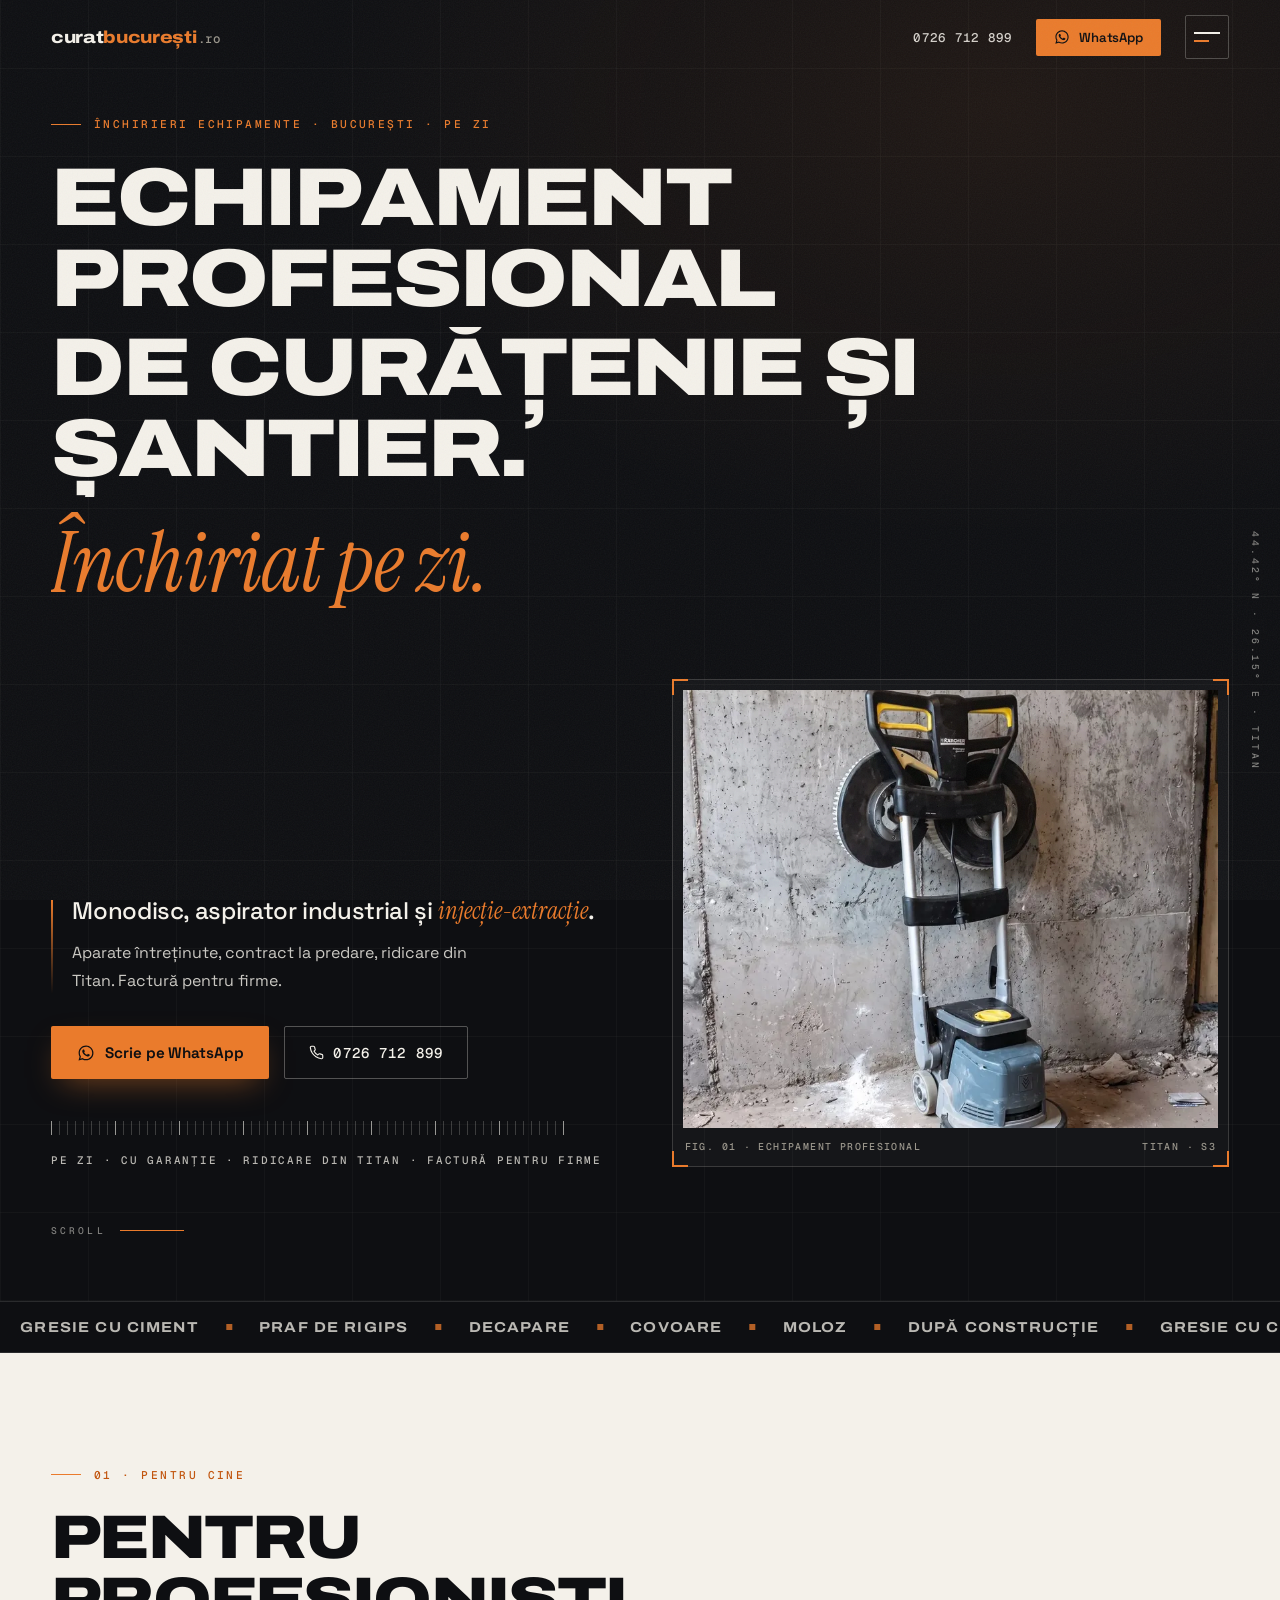
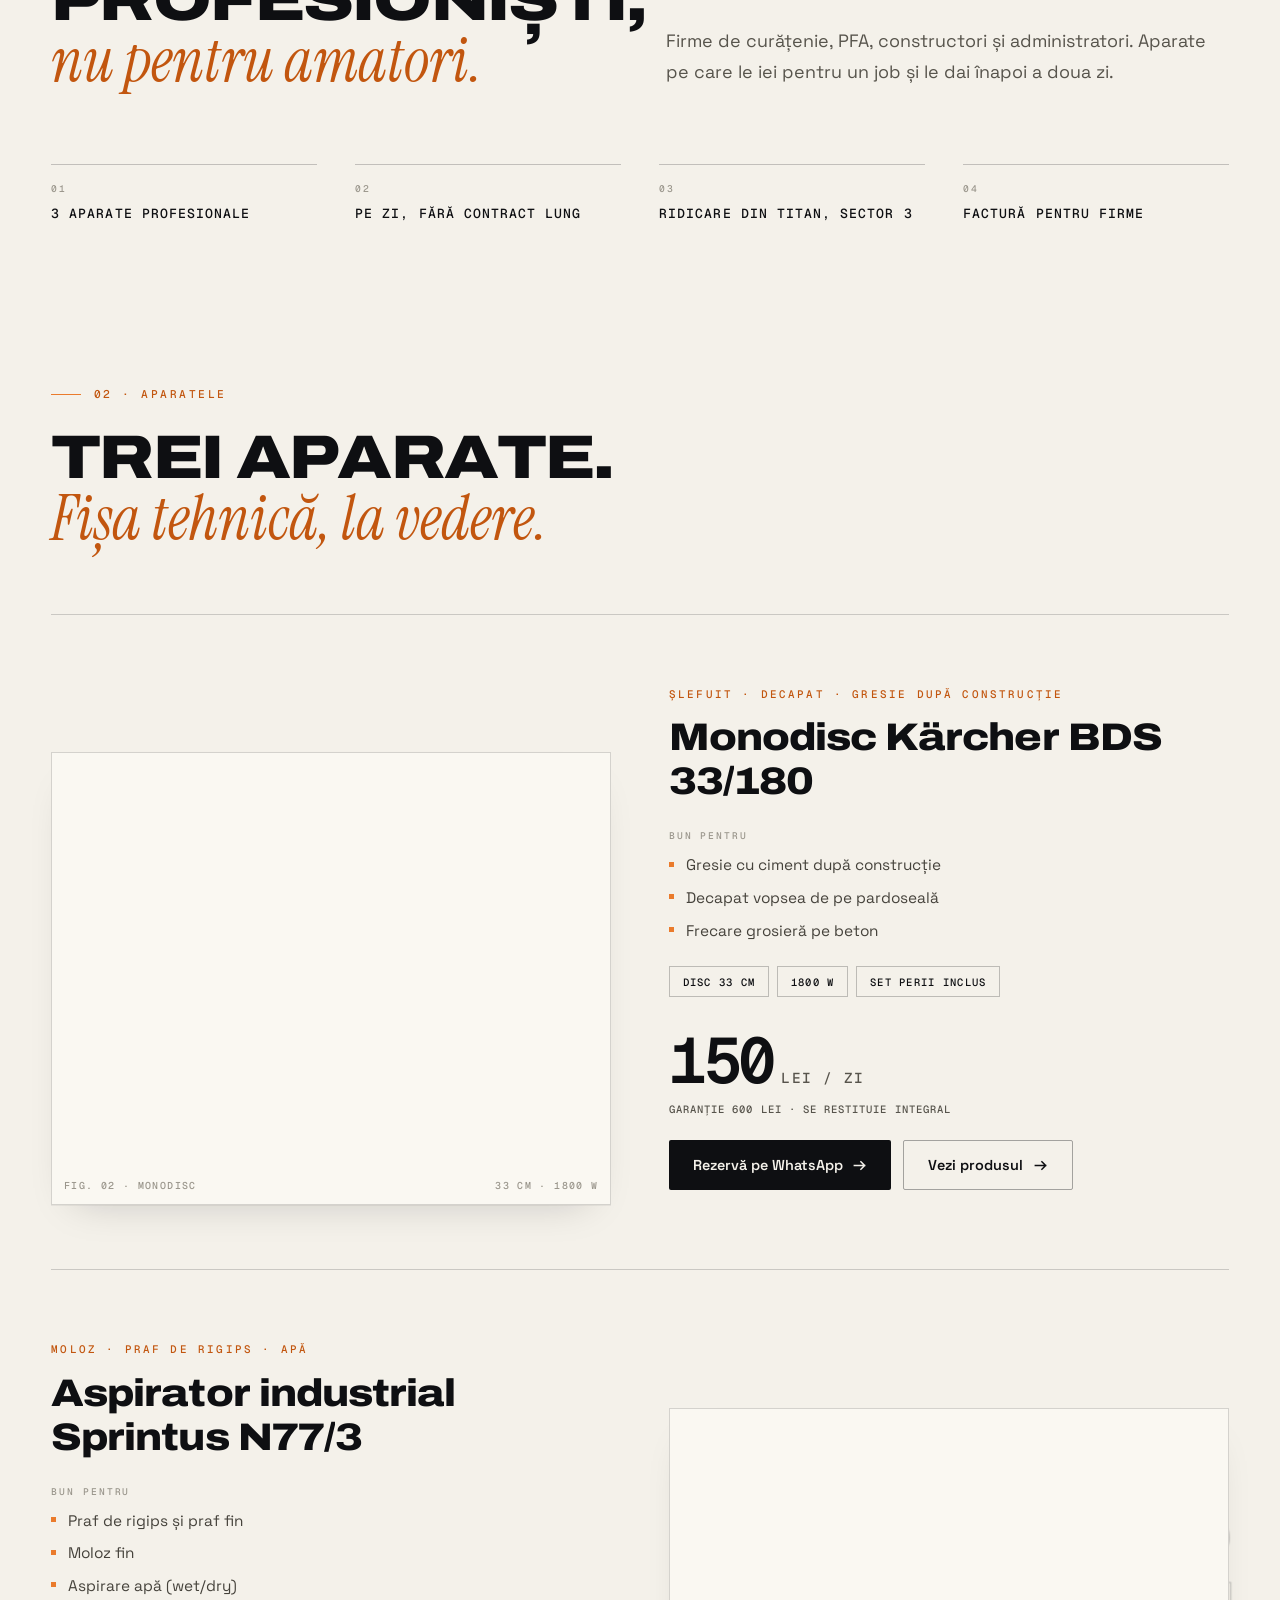
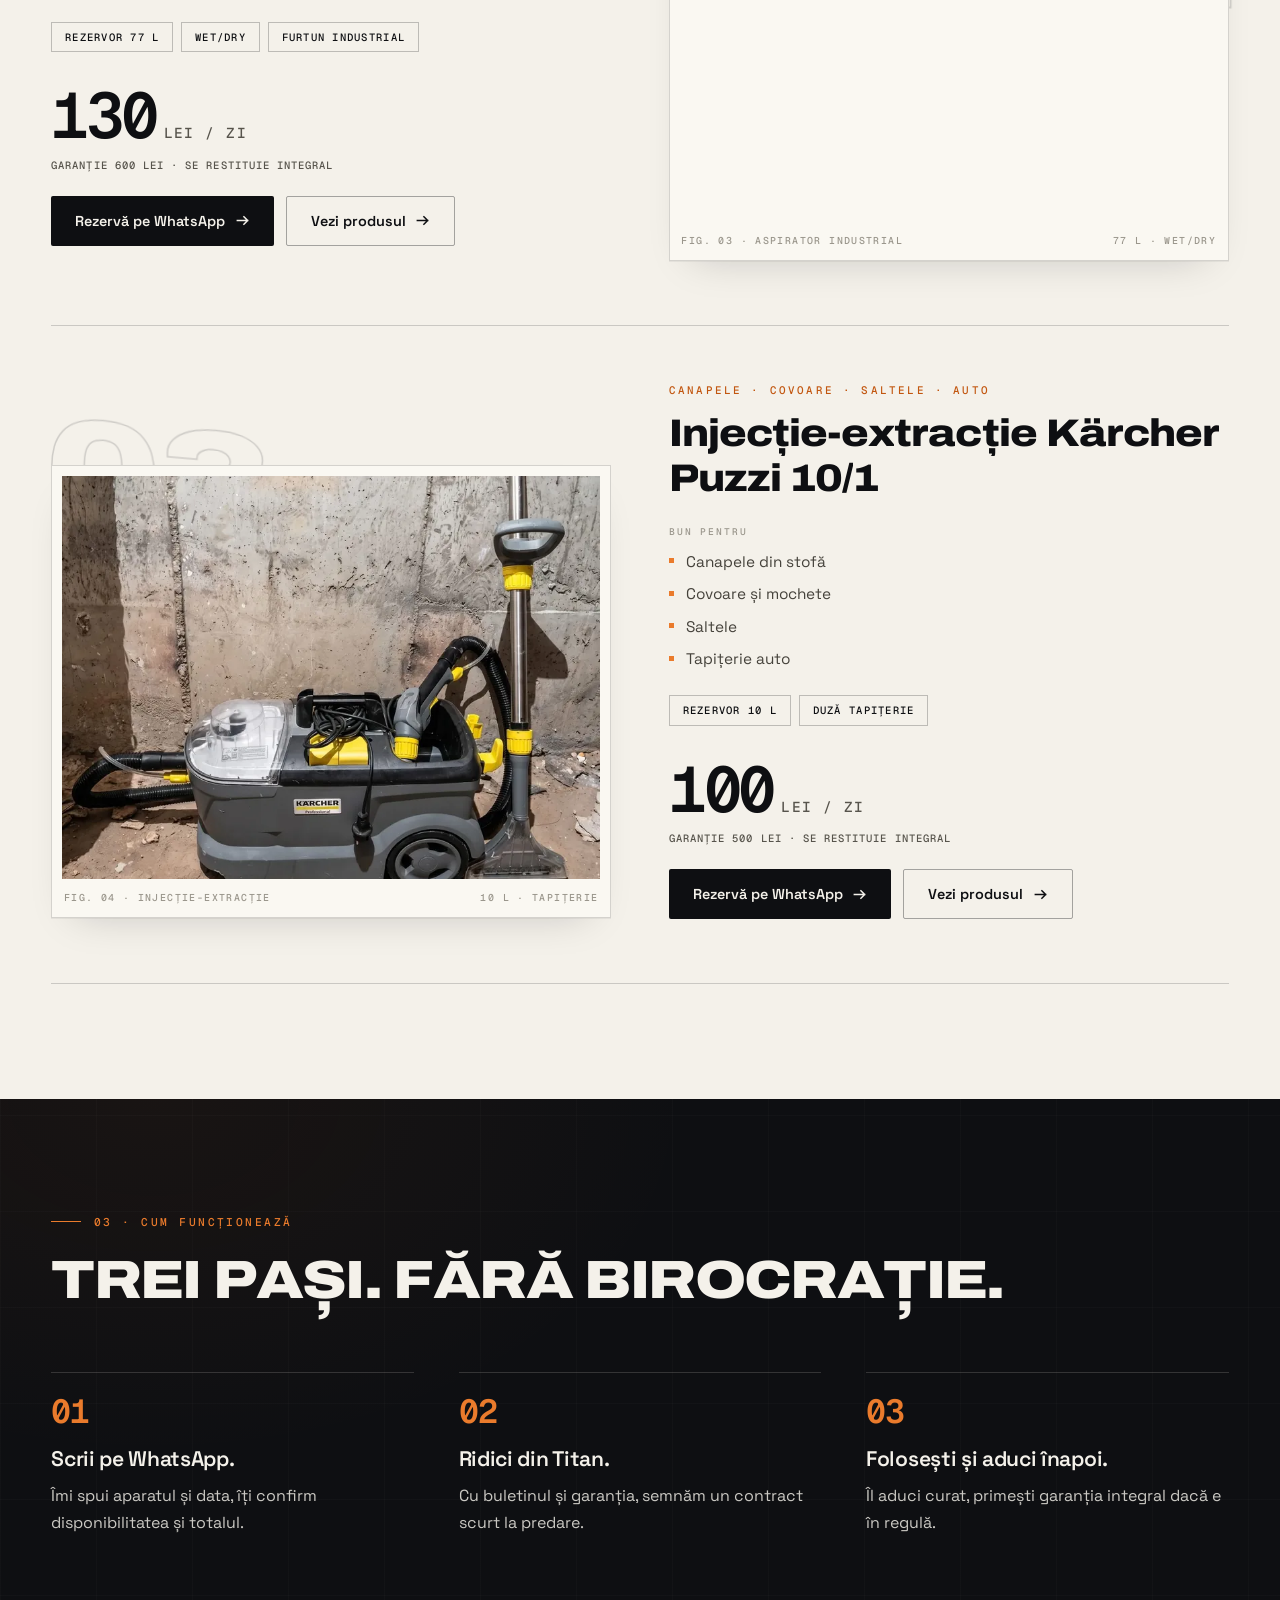
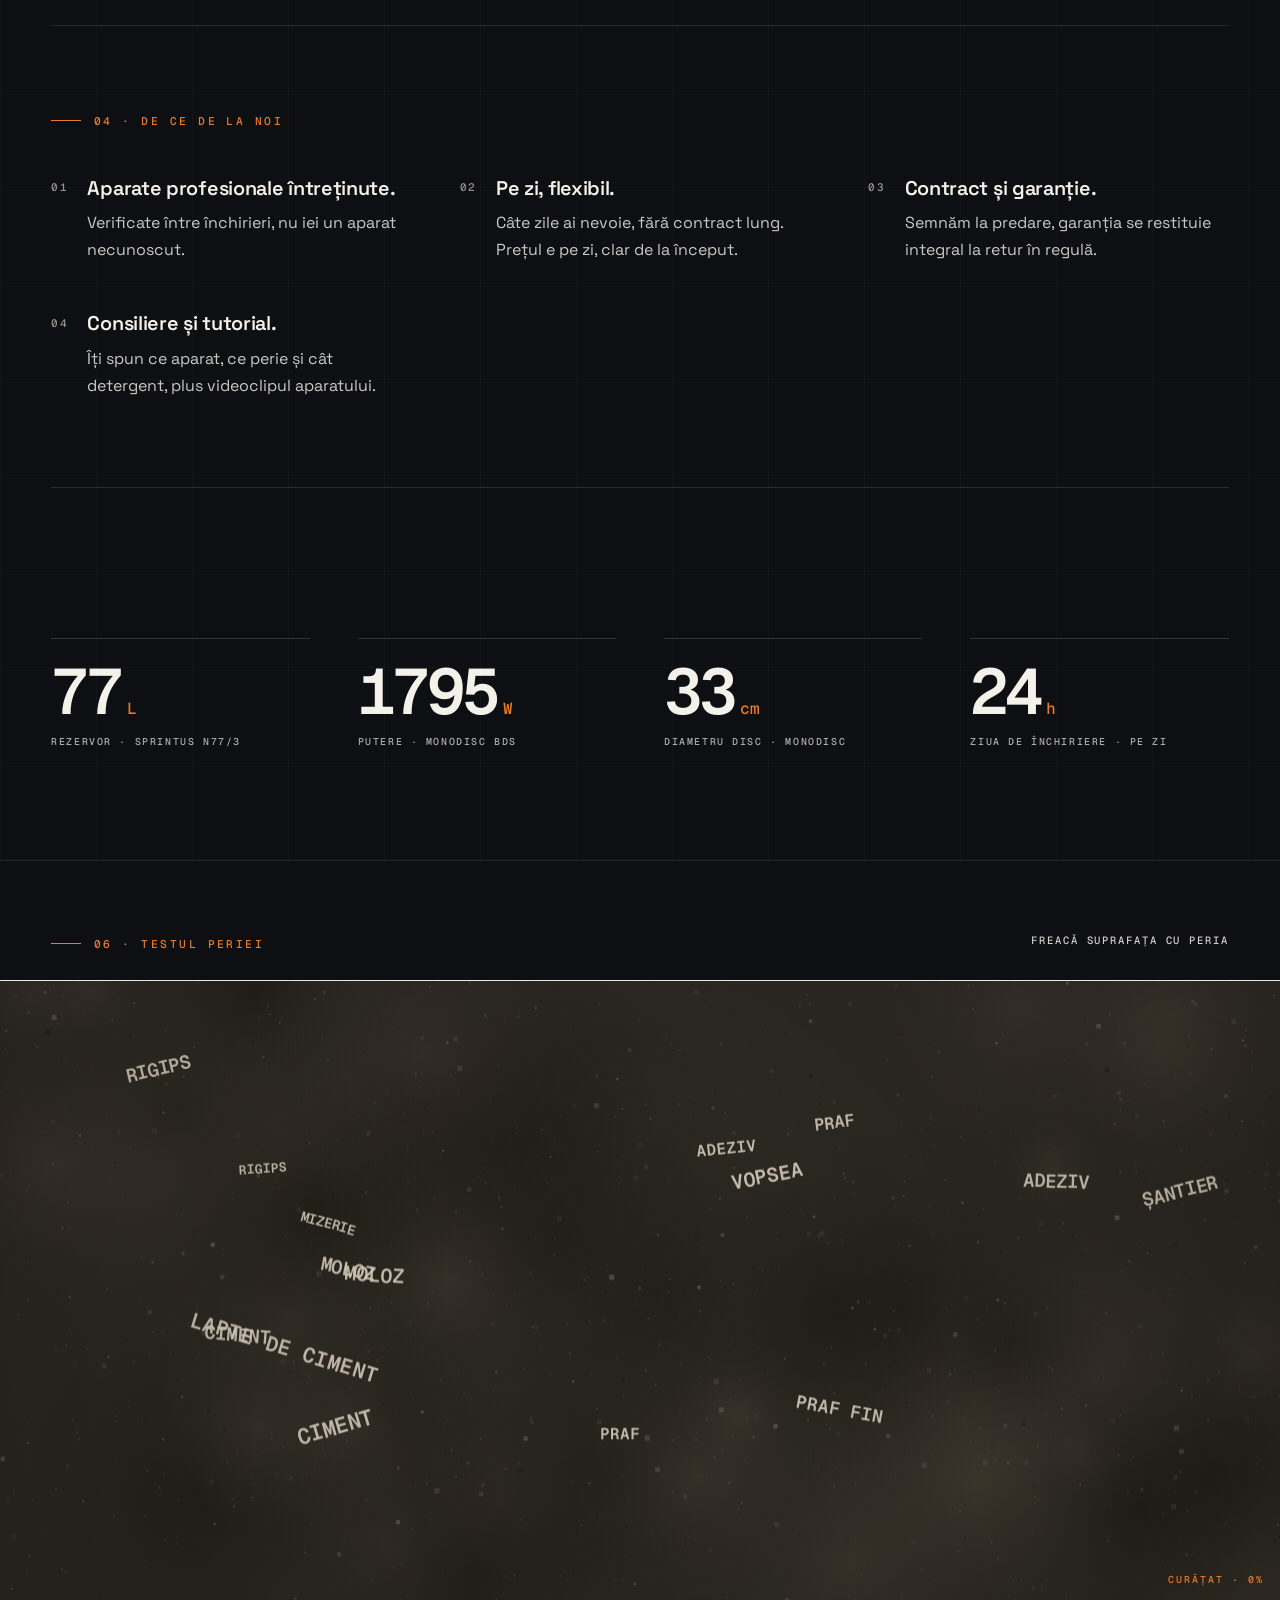
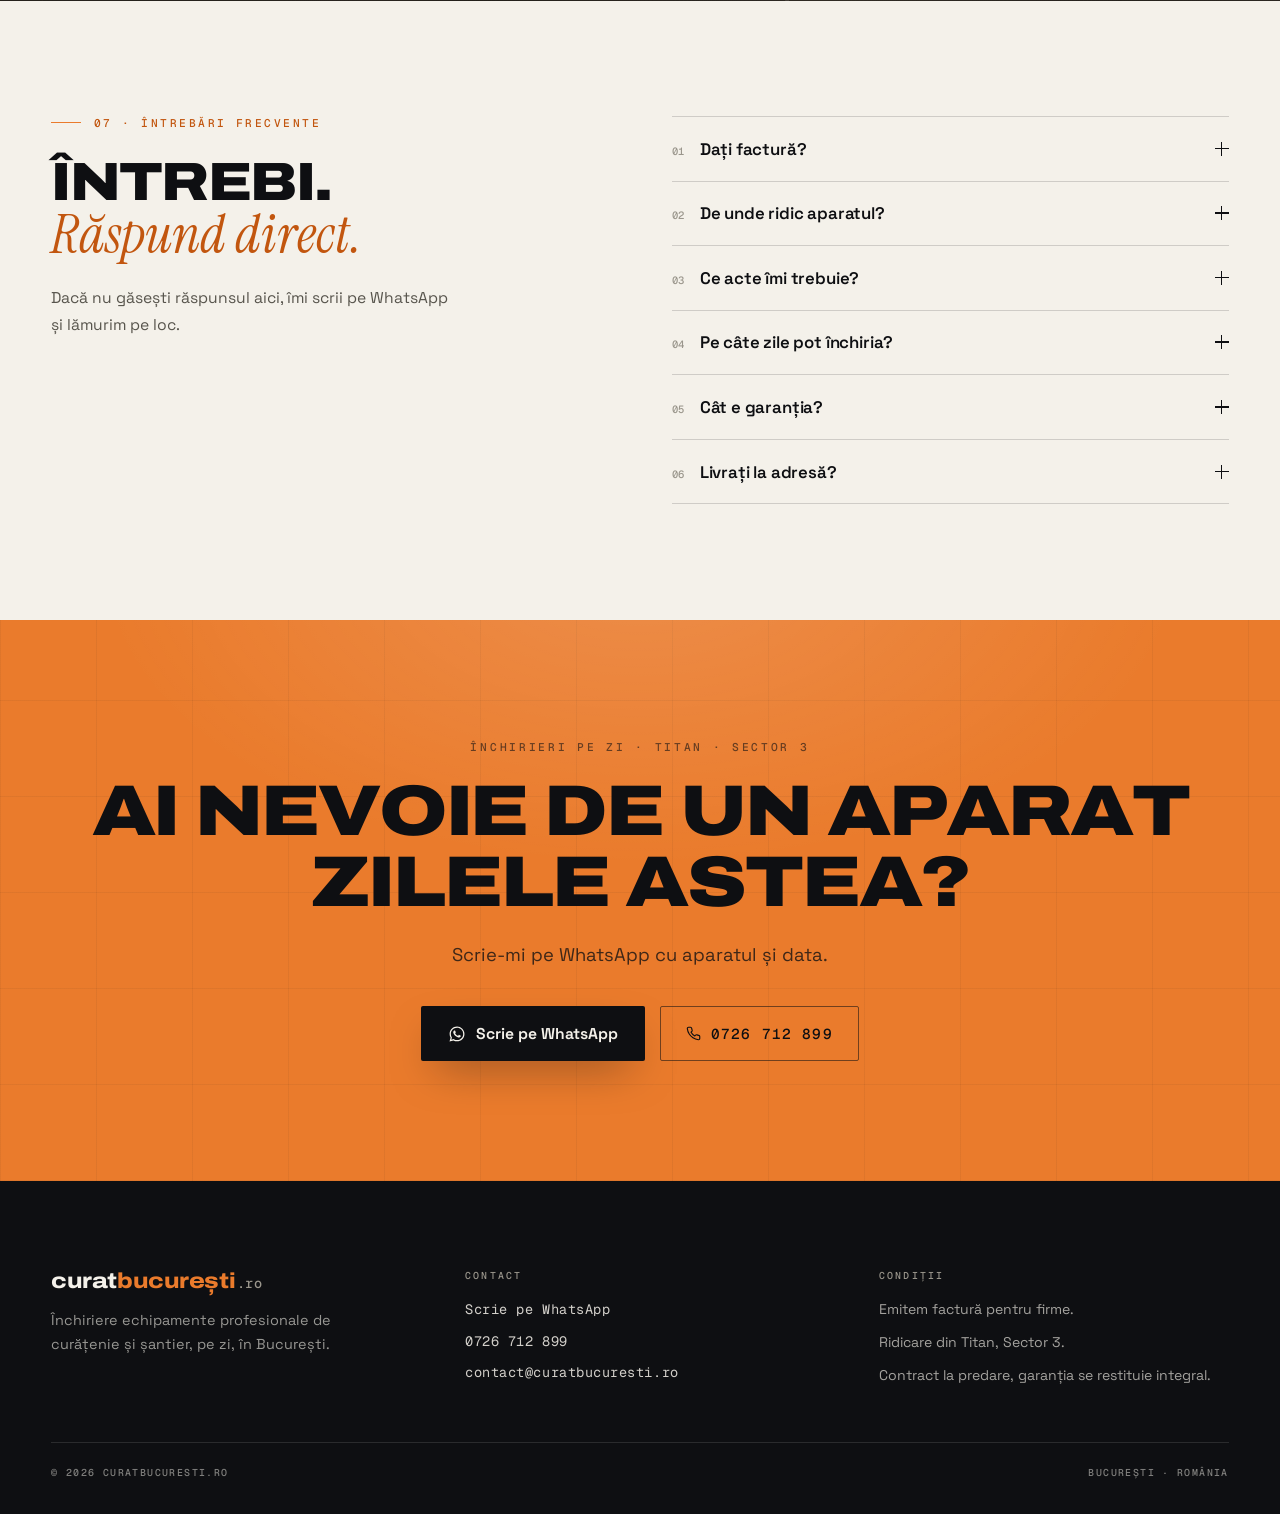
<file: index.html>
<!DOCTYPE html>
<html lang="ro">
<head>
<meta charset="utf-8">
<meta name="viewport" content="width=device-width, initial-scale=1">
<title>Închiriere echipamente curățenie București · 100–150 lei/zi</title>
<meta name="description" content="Monodisc, aspirator industrial și Puzzi, pe zi, pentru firme de curățenie și constructori. 100–150 lei/zi, ridicare din Titan (Sector 3), factură pentru firme.">
<meta name="author" content="curatbucuresti.ro">
<meta name="robots" content="index,follow,max-image-preview:large,max-snippet:-1">
<meta name="geo.region" content="RO-B">
<meta name="geo.placename" content="București">
<link rel="canonical" href="https://curatbucuresti.ro/">
<meta property="og:type" content="website">
<meta property="og:locale" content="ro_RO">
<meta property="og:site_name" content="curatbucuresti.ro">
<meta property="og:title" content="Închiriere echipamente curățenie București · 100–150 lei/zi">
<meta property="og:description" content="Monodisc, aspirator industrial și Puzzi, pe zi, pentru firme de curățenie și constructori. 100–150 lei/zi, ridicare din Titan (Sector 3), factură pentru firme.">
<meta property="og:url" content="https://curatbucuresti.ro/">
<meta property="og:image" content="https://curatbucuresti.ro/assets/og.png">
<meta property="og:image:width" content="1200">
<meta property="og:image:height" content="630">
<meta property="og:image:alt" content="Echipament profesional de curățenie, închiriat pe zi, București">
<meta name="twitter:card" content="summary_large_image">
<meta name="twitter:title" content="Închiriere echipamente curățenie București · 100–150 lei/zi">
<meta name="twitter:description" content="Monodisc, aspirator industrial și Puzzi, pe zi, pentru firme de curățenie și constructori. 100–150 lei/zi, ridicare din Titan (Sector 3), factură pentru firme.">
<meta name="twitter:image" content="https://curatbucuresti.ro/assets/og.png">
<meta name="description:llm" content="Închirieri echipamente profesionale de curățenie în București, pe zi: monodisc Kärcher BDS 33/180 la 150 lei/zi (garanție 600 lei), aspirator industrial Sprintus N77/3 la 130 lei/zi (garanție 600 lei), injecție-extracție Kärcher Puzzi 10/1 la 100 lei/zi (garanție 500 lei). Ridicare din zona Titan, Sector 3, lângă Policlinica Titan. Contract la predare, tutorial video, factură pentru firme. Public: firme de curățenie, PFA, constructori. Rezervare pe WhatsApp la 0726 712 899.">
<style>html,body{height:100%;margin:0}#dc-root,#dc-root>.sc-host{height:100%}</style>
<link rel="icon" type="image/png" href="assets/favicon.png" />
<link rel="stylesheet" href="assets/fonts.css">
<style>
html{scroll-behavior:auto}
body{margin:0;background:#F4F1EA;color:#0E0F12;font-family:'Space Grotesk',sans-serif;-webkit-font-smoothing:antialiased;text-rendering:optimizeLegibility;overflow-x:clip}
h1,h2,h3,h4,p,ul,li,figure,figcaption{margin:0;padding:0}
ul{list-style:none}
img{max-width:100%;display:block}
a{color:inherit;text-decoration:none}
a:hover{color:#C2560F}
button{font:inherit;background:none;border:0;cursor:pointer;color:inherit;text-align:left}
::selection{background:#EA7B2C;color:#0E0F12}
a:focus-visible,button:focus-visible{outline:2px solid #EA7B2C;outline-offset:3px}
@keyframes cbMq{from{transform:translateX(0)}to{transform:translateX(-50%)}}
@keyframes cbHintX{0%{transform:translateX(-102%)}55%,100%{transform:translateX(102%)}}
[data-mobile-bar]{display:none}
[data-card-link]{cursor:pointer}
@media(max-width:760px){
  [data-mob-hide]{display:none!important}
  [data-mobile-bar]{display:flex!important}
  [data-footer]{padding-bottom:6.5rem!important}
  [data-header]{gap:.7rem!important;padding-left:1.15rem!important;padding-right:1.15rem!important}
  [data-header]>a:first-of-type{font-size:.98rem!important}
  [data-header]>div{gap:.85rem!important}
  [data-header]>div>a[target="_blank"]{display:none!important}
  #top h1{font-size:clamp(1.7rem,8.8vw,3.4rem)!important}
  section h2{font-size:clamp(1.7rem,8.8vw,2.3rem)!important}
}
@media(prefers-reduced-motion:reduce){
  *,*::before,*::after{animation-duration:.01ms!important;animation-iteration-count:1!important;transition-duration:.01ms!important}
}
</style>

<link rel="preload" as="font" type="font/woff2" href="assets/fonts/archivo-k3kQo8UDI-1M0wlSfdnoLg.woff2" crossorigin>
<link rel="preload" as="font" type="font/woff2" href="assets/fonts/archivo-k3kQo8UDI-1M0wlSfdfoLnnA.woff2" crossorigin>
<link rel="preload" as="image" href="images/monodisc-santier.webp" imagesrcset="images/monodisc-santier-480.webp 480w, images/monodisc-santier-800.webp 800w, images/monodisc-santier.webp 1200w" imagesizes="(max-width: 760px) 92vw, 620px" fetchpriority="high">
</head>
<body>
<div id="dc-root"><main class="sc-host">
<div data-progress aria-hidden="true" style="position:fixed;top:0;left:0;right:0;height:2px;z-index:97;pointer-events:none"><span data-progress-bar style="display:block;height:100%;background:#EA7B2C;transform:scaleX(0);transform-origin:left"></span></div>
<div data-curtain aria-hidden="true" style="position:fixed;inset:0;z-index:98;background:#0E0F12;transform:translateY(101%);display:none;pointer-events:none"><span style="position:absolute;left:0;right:0;top:0;height:3px;background:#EA7B2C"></span></div>
<div data-preloader aria-hidden="true" style="position:fixed;inset:0;z-index:99;background:#0E0F12;display:none;align-items:center;justify-content:center;flex-direction:column;gap:1.3rem">
  <div style="overflow:hidden;padding-bottom:.1em"><div data-pre-word style="transform:translateY(112%);display:inline-flex;align-items:baseline;font-family:'Archivo',sans-serif;font-stretch:118%;font-weight:850;font-size:clamp(1.7rem,4.5vw,2.8rem);letter-spacing:-.02em;color:#F4F1EA">curat<span style="color:#EA7B2C">bucurești</span><span style="font-family:'Geist Mono',monospace;font-weight:500;font-size:1.05rem;color:#9A968C;margin-left:.15rem">.ro</span></div></div>
  <div style="width:min(260px,52vw);height:2px;background:rgba(244,241,234,.12);overflow:hidden"><div data-pre-line style="height:100%;background:#EA7B2C;transform:scaleX(0);transform-origin:left"></div></div>
  <div style="font-family:'Geist Mono',monospace;font-size:.6rem;font-weight:500;letter-spacing:.3em;text-transform:uppercase;color:rgba(244,241,234,.75)">Echipamente profesionale · Pe zi</div>
</div>
<div data-cursor-ring aria-hidden="true" style="position:fixed;top:0;left:0;z-index:96;width:34px;height:34px;margin:-17px 0 0 -17px;border:1.5px solid rgba(234,123,44,.9);border-radius:50%;pointer-events:none;opacity:0;background:transparent;display:flex;align-items:center;justify-content:center;text-align:center;transition:width .35s cubic-bezier(.16,1,.3,1),height .35s cubic-bezier(.16,1,.3,1),margin .35s cubic-bezier(.16,1,.3,1),border-color .3s,background .3s,opacity .3s;will-change:transform"><span data-cursor-label style="font-family:'Geist Mono',monospace;font-size:.52rem;font-weight:600;letter-spacing:.14em;text-transform:uppercase;color:#0E0F12;line-height:1.6;padding:0 .6rem;opacity:0;transition:opacity .25s"></span></div>
<div data-cursor-dot aria-hidden="true" style="position:fixed;top:0;left:0;z-index:96;width:5px;height:5px;margin:-2.5px 0 0 -2.5px;border-radius:50%;background:#EA7B2C;pointer-events:none;opacity:0;will-change:transform"></div>

<header data-header style="position:fixed;top:0;left:0;right:0;z-index:70;display:flex;align-items:center;justify-content:space-between;gap:1rem;padding:.95rem clamp(1.25rem,4vw,3.25rem);background:transparent;border-bottom:1px solid transparent;transform:translateY(0);transition:background .4s,border-color .4s,transform .45s cubic-bezier(.16,1,.3,1);will-change:transform">
  <a href="#top" style="display:inline-flex;align-items:baseline;font-family:'Archivo',sans-serif;font-stretch:118%;font-weight:800;font-size:1.08rem;letter-spacing:-.02em;color:#F4F1EA">curat<span style="color:#EA7B2C">bucurești</span><span style="font-family:'Geist Mono',monospace;font-weight:500;font-size:.78rem;letter-spacing:.04em;color:#9A968C;margin-left:.1rem">.ro</span></a>
  <div style="display:flex;align-items:center;gap:1.5rem">
    <a data-mob-hide href="tel:+40726712899" style="font-family:'Geist Mono',monospace;font-size:.78rem;font-weight:500;letter-spacing:.1em;color:rgba(244,241,234,.85);transition:color .3s" style-hover="color:#EA7B2C">0726 712 899</a>
    <a href="https://wa.me/40726712899?text=Bun%C4%83%20ziua%2C%20vreau%20s%C4%83%20%C3%AEnchiriez%20%5Baparat%5D%20pe%20%5Bdat%C4%83%5D." target="_blank" rel="noopener" style="display:inline-flex;align-items:center;gap:.55rem;background:#EA7B2C;color:#0E0F12;font-weight:600;font-size:.82rem;letter-spacing:-.005em;padding:.62rem 1.1rem;border-radius:2px;transition:background .35s cubic-bezier(.16,1,.3,1),color .35s" style-hover="background:#F4F1EA;color:#0E0F12">
      <svg width="16" height="16" viewBox="0 0 24 24" fill="currentColor" aria-hidden="true"><path d="M12.04 2c-5.46 0-9.9 4.44-9.9 9.9 0 1.75.46 3.45 1.32 4.95L2 22l5.25-1.38c1.45.79 3.08 1.21 4.79 1.21h.01c5.46 0 9.9-4.44 9.9-9.9 0-2.65-1.03-5.14-2.9-7.01A9.82 9.82 0 0 0 12.04 2Zm0 18.15h-.01a8.2 8.2 0 0 1-4.19-1.15l-.3-.18-3.12.82.83-3.04-.2-.31a8.2 8.2 0 0 1-1.26-4.38c0-4.54 3.7-8.24 8.25-8.24 2.2 0 4.27.86 5.82 2.42a8.18 8.18 0 0 1 2.41 5.83c0 4.54-3.7 8.23-8.23 8.23Zm4.52-6.16c-.25-.12-1.47-.72-1.69-.81-.23-.08-.39-.12-.56.13-.17.25-.64.8-.78.97-.14.17-.29.19-.54.06-.25-.12-1.05-.39-2-1.23-.74-.66-1.23-1.47-1.38-1.72-.14-.25-.02-.38.11-.51.11-.11.25-.29.37-.43.12-.14.17-.25.25-.41.08-.17.04-.31-.02-.43-.06-.12-.56-1.34-.76-1.84-.2-.48-.41-.42-.56-.42h-.48c-.17 0-.43.06-.66.31-.22.25-.86.85-.86 2.07 0 1.22.89 2.4 1.01 2.56.12.17 1.75 2.67 4.23 3.74.59.26 1.05.41 1.41.52.59.19 1.13.16 1.56.1.48-.07 1.47-.6 1.67-1.18.21-.58.21-1.07.15-1.18-.06-.1-.23-.16-.48-.28Z"/></svg>
      WhatsApp
    </a>
    <button data-menu-toggle aria-label="Deschide meniul" style="display:inline-flex;flex-direction:column;justify-content:center;gap:6px;width:44px;height:44px;padding:0 8px;border:1px solid rgba(244,241,234,.25);border-radius:2px;transition:border-color .3s" style-hover="border-color:#EA7B2C">
      <span style="display:block;width:100%;height:2px;background:#F4F1EA"></span>
      <span style="display:block;width:60%;height:2px;background:#EA7B2C"></span>
    </button>
  </div>
</header>

<div data-menu-panel data-menu style="position:fixed;inset:0;z-index:86;background-color:#0E0F12;color:#F4F1EA;background-image:radial-gradient(1000px 600px at 80% 0%, rgba(234,123,44,.07), transparent 60%),repeating-linear-gradient(0deg, rgba(244,241,234,.025) 0px, rgba(244,241,234,.025) 1px, transparent 1px, transparent 88px),repeating-linear-gradient(90deg, rgba(244,241,234,.025) 0px, rgba(244,241,234,.025) 1px, transparent 1px, transparent 88px);opacity:0;visibility:hidden;transition:opacity .55s cubic-bezier(.16,1,.3,1),visibility .55s;overflow:auto;display:flex;flex-direction:column">
  <button data-menu-close aria-label="Închide meniul" style="position:absolute;top:.95rem;right:clamp(1.25rem,4vw,3.25rem);width:46px;height:46px;display:flex;align-items:center;justify-content:center;border:1px solid rgba(244,241,234,.25);border-radius:2px;color:#F4F1EA;transition:border-color .3s,color .3s,transform .4s cubic-bezier(.16,1,.3,1)" style-hover="border-color:#EA7B2C;color:#EA7B2C;transform:rotate(90deg)">
    <svg width="16" height="16" viewBox="0 0 16 16" fill="none" aria-hidden="true"><path d="M2 2l12 12M14 2L2 14" stroke="currentColor" stroke-width="1.6"/></svg>
  </button>
  <div style="max-width:1320px;width:100%;margin:0 auto;padding:6.5rem clamp(1.25rem,4vw,3.25rem) 2.5rem;display:flex;flex-direction:column;flex:1;min-height:0">
    <div data-menu-o style="font-family:'Geist Mono',monospace;font-size:.66rem;font-weight:500;letter-spacing:.24em;text-transform:uppercase;color:#EA7B2C;opacity:0;transition:opacity .5s .05s">Meniu · curatbucuresti.ro</div>
    <nav style="display:flex;flex-direction:column;margin-top:1.4rem">
      <a data-menu-t data-menu-o href="index.html" data-menu-close style="display:flex;align-items:baseline;gap:1.3rem;padding:1.15rem 0;border-bottom:1px solid rgba(244,241,234,.12);color:#F4F1EA;opacity:0;transform:translateY(30px);transition:opacity .6s cubic-bezier(.16,1,.3,1) .08s,transform .6s cubic-bezier(.16,1,.3,1) .08s,color .3s" style-hover="color:#EA7B2C">
        <span style="font-family:'Geist Mono',monospace;font-size:.68rem;font-weight:500;color:#9A968C">01</span>
        <span style="font-family:'Archivo',sans-serif;font-stretch:118%;font-weight:850;font-size:clamp(1.9rem,4.6vw,3.4rem);line-height:1;letter-spacing:-.03em;text-transform:uppercase">Acasă</span>
        <em data-mob-hide style="margin-left:auto;font-family:'Instrument Serif',serif;font-style:italic;font-weight:400;font-size:1rem;color:rgba(244,241,234,.5)">landing</em>
      </a>
      <a data-menu-t data-menu-o href="monodisc.html" data-menu-close style="display:flex;align-items:baseline;gap:1.3rem;padding:1.15rem 0;border-bottom:1px solid rgba(244,241,234,.12);color:#F4F1EA;opacity:0;transform:translateY(30px);transition:opacity .6s cubic-bezier(.16,1,.3,1) .14s,transform .6s cubic-bezier(.16,1,.3,1) .14s,color .3s" style-hover="color:#EA7B2C">
        <span style="font-family:'Geist Mono',monospace;font-size:.68rem;font-weight:500;color:#9A968C">02</span>
        <span style="font-family:'Archivo',sans-serif;font-stretch:118%;font-weight:850;font-size:clamp(1.9rem,4.6vw,3.4rem);line-height:1;letter-spacing:-.03em;text-transform:uppercase">Monodisc</span>
        <em style="margin-left:auto;font-family:'Geist Mono',monospace;font-style:normal;font-weight:500;font-size:.82rem;letter-spacing:.08em;color:#EA7B2C;white-space:nowrap">150 lei/zi</em>
      </a>
      <a data-menu-t data-menu-o href="aspirator-industrial.html" data-menu-close style="display:flex;align-items:baseline;gap:1.3rem;padding:1.15rem 0;border-bottom:1px solid rgba(244,241,234,.12);color:#F4F1EA;opacity:0;transform:translateY(30px);transition:opacity .6s cubic-bezier(.16,1,.3,1) .18s,transform .6s cubic-bezier(.16,1,.3,1) .18s,color .3s" style-hover="color:#EA7B2C">
        <span style="font-family:'Geist Mono',monospace;font-size:.68rem;font-weight:500;color:#9A968C">03</span>
        <span style="font-family:'Archivo',sans-serif;font-stretch:118%;font-weight:850;font-size:clamp(1.9rem,4.6vw,3.4rem);line-height:1;letter-spacing:-.03em;text-transform:uppercase">Aspirator</span>
        <em style="margin-left:auto;font-family:'Geist Mono',monospace;font-style:normal;font-weight:500;font-size:.82rem;letter-spacing:.08em;color:#EA7B2C;white-space:nowrap">130 lei/zi</em>
      </a>
      <a data-menu-t data-menu-o href="puzzi.html" data-menu-close style="display:flex;align-items:baseline;gap:1.3rem;padding:1.15rem 0;border-bottom:1px solid rgba(244,241,234,.12);color:#F4F1EA;opacity:0;transform:translateY(30px);transition:opacity .6s cubic-bezier(.16,1,.3,1) .22s,transform .6s cubic-bezier(.16,1,.3,1) .22s,color .3s" style-hover="color:#EA7B2C">
        <span style="font-family:'Geist Mono',monospace;font-size:.68rem;font-weight:500;color:#9A968C">04</span>
        <span style="font-family:'Archivo',sans-serif;font-stretch:118%;font-weight:850;font-size:clamp(1.9rem,4.6vw,3.4rem);line-height:1;letter-spacing:-.03em;text-transform:uppercase">Puzzi 10/1</span>
        <em style="margin-left:auto;font-family:'Geist Mono',monospace;font-style:normal;font-weight:500;font-size:.82rem;letter-spacing:.08em;color:#EA7B2C;white-space:nowrap">100 lei/zi</em>
      </a>
      <a data-menu-t data-menu-o href="blog.html" data-menu-close style="display:flex;align-items:baseline;gap:1.3rem;padding:1.15rem 0;border-bottom:1px solid rgba(244,241,234,.12);color:#F4F1EA;opacity:0;transform:translateY(30px);transition:opacity .6s cubic-bezier(.16,1,.3,1) .24s,transform .6s cubic-bezier(.16,1,.3,1) .24s,color .3s" style-hover="color:#EA7B2C">
        <span style="font-family:'Geist Mono',monospace;font-size:.68rem;font-weight:500;color:#9A968C">05</span>
        <span style="font-family:'Archivo',sans-serif;font-stretch:118%;font-weight:850;font-size:clamp(1.9rem,4.6vw,3.4rem);line-height:1;letter-spacing:-.03em;text-transform:uppercase">Blog</span>
        <em data-mob-hide style="margin-left:auto;font-family:'Instrument Serif',serif;font-style:italic;font-weight:400;font-size:1rem;color:rgba(244,241,234,.5)">ghiduri</em>
      </a>
      <a data-menu-t data-menu-o href="https://wa.me/40726712899?text=Bun%C4%83%20ziua%2C%20vreau%20s%C4%83%20%C3%AEnchiriez%20%5Baparat%5D%20pe%20%5Bdat%C4%83%5D." target="_blank" rel="noopener" data-menu-close style="display:flex;align-items:baseline;gap:1.3rem;padding:1.15rem 0;border-bottom:1px solid rgba(244,241,234,.12);color:#F4F1EA;opacity:0;transform:translateY(30px);transition:opacity .6s cubic-bezier(.16,1,.3,1) .32s,transform .6s cubic-bezier(.16,1,.3,1) .32s,color .3s" style-hover="color:#EA7B2C">
        <span style="font-family:'Geist Mono',monospace;font-size:.68rem;font-weight:500;color:#9A968C">06</span>
        <span style="font-family:'Archivo',sans-serif;font-stretch:118%;font-weight:850;font-size:clamp(1.9rem,4.6vw,3.4rem);line-height:1;letter-spacing:-.03em;text-transform:uppercase">Contact</span>
        <em data-mob-hide style="margin-left:auto;font-family:'Instrument Serif',serif;font-style:italic;font-weight:400;font-size:1rem;color:rgba(244,241,234,.5)">whatsapp</em>
      </a>
    </nav>
    <div data-menu-t data-menu-o style="margin-top:auto;display:flex;flex-wrap:wrap;gap:1rem 3rem;justify-content:space-between;align-items:baseline;padding-top:2.5rem;opacity:0;transform:translateY(30px);transition:opacity .6s cubic-bezier(.16,1,.3,1) .4s,transform .6s cubic-bezier(.16,1,.3,1) .4s">
      <div style="display:flex;flex-wrap:wrap;gap:1rem 2rem">
        <a href="tel:+40726712899" style="font-family:'Geist Mono',monospace;font-size:.85rem;letter-spacing:.06em;color:rgba(244,241,234,.85);transition:color .3s" style-hover="color:#EA7B2C">0726 712 899</a>
        <a href="mailto:contact@curatbucuresti.ro" style="font-family:'Geist Mono',monospace;font-size:.85rem;letter-spacing:.06em;color:rgba(244,241,234,.85);transition:color .3s" style-hover="color:#EA7B2C">contact@curatbucuresti.ro</a>
      </div>
      <span style="font-family:'Geist Mono',monospace;font-size:.66rem;font-weight:500;letter-spacing:.18em;text-transform:uppercase;color:rgba(244,241,234,.5)">Titan · Sector 3 · Pe zi · Factură</span>
    </div>
  </div>
</div>

<section id="top" data-screen-label="Hero" style="position:relative;background-color:#0E0F12;color:#F4F1EA;background-image:radial-gradient(1100px 700px at 78% 8%, rgba(234,123,44,.08), transparent 62%),repeating-linear-gradient(0deg, rgba(244,241,234,.03) 0px, rgba(244,241,234,.03) 1px, transparent 1px, transparent 88px),repeating-linear-gradient(90deg, rgba(244,241,234,.03) 0px, rgba(244,241,234,.03) 1px, transparent 1px, transparent 88px);overflow:hidden">
  <canvas data-dust aria-hidden="true" style="position:absolute;inset:0;width:100%;height:100%;z-index:1;pointer-events:none"></canvas>
  <img data-disc-brush srcset="assets/perie-3d-640.webp 640w, assets/perie-3d.webp 1144w" sizes="(max-width: 760px) 30vw, 640px"  alt="" aria-hidden="true" style="position:absolute;left:0;top:0;width:760px;height:auto;pointer-events:none;z-index:1;opacity:0;transition:opacity .8s;filter:drop-shadow(0 46px 54px rgba(0,0,0,.55));will-change:transform" />
  <div data-spot aria-hidden="true" style="position:absolute;top:0;left:0;width:1000px;height:1000px;margin:-500px 0 0 -500px;border-radius:50%;background:radial-gradient(circle, rgba(234,123,44,.13) 0%, rgba(234,123,44,.05) 32%, transparent 65%);z-index:1;pointer-events:none;opacity:0;transition:opacity .6s;will-change:transform"></div>
  <div style="position:relative;z-index:2;max-width:1320px;margin:0 auto;padding:clamp(6.5rem,13vh,9rem) clamp(1.25rem,4vw,3.25rem) clamp(2.8rem,5vw,4rem)">
    <div data-hero-fade style="display:flex;align-items:center;gap:.8rem;font-family:'Geist Mono',monospace;font-size:.7rem;font-weight:500;letter-spacing:.22em;text-transform:uppercase;color:#EA7B2C">
      <span style="display:inline-block;width:30px;height:1px;background:#EA7B2C"></span>
      <span data-scramble>Închirieri echipamente · București · Pe zi</span>
    </div>
    <h1 style="margin-top:1.6rem;font-family:'Archivo',sans-serif;font-stretch:120%;font-weight:870;font-size:clamp(2.55rem,6.4vw,5.9rem);line-height:.99;letter-spacing:-.028em;text-transform:uppercase">
      <span data-mask style="display:block;overflow:hidden;padding-bottom:.1em"><span data-chars style="display:inline-block">Echipament profesional</span></span>
      <span data-mask style="display:block;overflow:hidden;padding-bottom:.1em"><span data-chars style="display:inline-block">de curățenie și șantier.</span></span>
      <span data-mask style="display:block;overflow:hidden;padding-top:.12em;padding-bottom:.2em;margin-top:.18em"><span style="display:inline-block;text-transform:none;font-family:'Instrument Serif',serif;font-style:italic;font-weight:400;font-stretch:100%;letter-spacing:-.005em;color:#EA7B2C;font-size:1.02em">Închiriat pe zi.</span></span>
    </h1>
    <div style="display:grid;grid-template-columns:repeat(auto-fit,minmax(min(100%,440px),1fr));gap:clamp(2.5rem,5vw,5rem);align-items:end;margin-top:clamp(2.2rem,4.5vw,3.6rem)">
      <div>
        <div data-hero-fade style="display:flex;gap:1.2rem;max-width:58ch;margin-top:.4rem">
          <span aria-hidden="true" style="flex:none;width:2px;background:linear-gradient(180deg,#EA7B2C,rgba(234,123,44,0));margin-top:.4rem"></span>
          <div>
            <p style="font-size:clamp(1.15rem,1.9vw,1.5rem);line-height:1.4;letter-spacing:-.015em;font-weight:500;color:#F4F1EA">Monodisc, aspirator industrial și <em style="font-family:'Instrument Serif',serif;font-style:italic;font-weight:400;letter-spacing:0;color:#EA7B2C">injecție-extracție</em>.</p>
            <p style="margin-top:.75rem;font-size:clamp(.95rem,1.25vw,1.05rem);line-height:1.7;color:rgba(244,241,234,.82);max-width:44ch">Aparate întreținute, contract la predare, ridicare din Titan. Factură pentru firme.</p>
          </div>
        </div>
        <div data-hero-fade style="display:flex;flex-wrap:wrap;gap:.9rem;margin-top:2rem">
          <a data-magnetic href="https://wa.me/40726712899?text=Bun%C4%83%20ziua%2C%20vreau%20s%C4%83%20%C3%AEnchiriez%20%5Baparat%5D%20pe%20%5Bdat%C4%83%5D." target="_blank" rel="noopener" style="display:inline-flex;align-items:center;gap:.65rem;background:#EA7B2C;color:#0E0F12;font-weight:650;font-size:.95rem;letter-spacing:-.005em;padding:1.05rem 1.6rem;border-radius:2px;transition:background .35s cubic-bezier(.16,1,.3,1),color .35s,box-shadow .35s;box-shadow:0 12px 32px -12px rgba(234,123,44,.55)" style-hover="background:#F4F1EA;color:#0E0F12;box-shadow:0 18px 44px -12px rgba(244,241,234,.28)">
            <svg width="18" height="18" viewBox="0 0 24 24" fill="currentColor" aria-hidden="true"><path d="M12.04 2c-5.46 0-9.9 4.44-9.9 9.9 0 1.75.46 3.45 1.32 4.95L2 22l5.25-1.38c1.45.79 3.08 1.21 4.79 1.21h.01c5.46 0 9.9-4.44 9.9-9.9 0-2.65-1.03-5.14-2.9-7.01A9.82 9.82 0 0 0 12.04 2Zm0 18.15h-.01a8.2 8.2 0 0 1-4.19-1.15l-.3-.18-3.12.82.83-3.04-.2-.31a8.2 8.2 0 0 1-1.26-4.38c0-4.54 3.7-8.24 8.25-8.24 2.2 0 4.27.86 5.82 2.42a8.18 8.18 0 0 1 2.41 5.83c0 4.54-3.7 8.23-8.23 8.23Zm4.52-6.16c-.25-.12-1.47-.72-1.69-.81-.23-.08-.39-.12-.56.13-.17.25-.64.8-.78.97-.14.17-.29.19-.54.06-.25-.12-1.05-.39-2-1.23-.74-.66-1.23-1.47-1.38-1.72-.14-.25-.02-.38.11-.51.11-.11.25-.29.37-.43.12-.14.17-.25.25-.41.08-.17.04-.31-.02-.43-.06-.12-.56-1.34-.76-1.84-.2-.48-.41-.42-.56-.42h-.48c-.17 0-.43.06-.66.31-.22.25-.86.85-.86 2.07 0 1.22.89 2.4 1.01 2.56.12.17 1.75 2.67 4.23 3.74.59.26 1.05.41 1.41.52.59.19 1.13.16 1.56.1.48-.07 1.47-.6 1.67-1.18.21-.58.21-1.07.15-1.18-.06-.1-.23-.16-.48-.28Z"/></svg>
            Scrie pe WhatsApp
          </a>
          <a href="tel:+40726712899" style="display:inline-flex;align-items:center;gap:.6rem;border:1px solid rgba(244,241,234,.3);color:#F4F1EA;font-family:'Geist Mono',monospace;font-weight:500;font-size:.88rem;letter-spacing:.08em;padding:1.05rem 1.5rem;border-radius:2px;transition:border-color .35s,color .35s,background .35s" style-hover="border-color:#EA7B2C;color:#EA7B2C;background:rgba(234,123,44,.06)">
            <svg width="15" height="15" viewBox="0 0 24 24" fill="none" stroke="currentColor" stroke-width="1.8" stroke-linecap="round" stroke-linejoin="round" aria-hidden="true"><path d="M22 16.92v3a2 2 0 0 1-2.18 2 19.79 19.79 0 0 1-8.63-3.07 19.5 19.5 0 0 1-6-6 19.79 19.79 0 0 1-3.07-8.67A2 2 0 0 1 4.11 2h3a2 2 0 0 1 2 1.72c.12.96.37 1.9.72 2.81a2 2 0 0 1-.45 2.11L8.09 9.91a16 16 0 0 0 6 6l1.27-1.27a2 2 0 0 1 2.11-.45c.91.35 1.85.6 2.81.72A2 2 0 0 1 22 16.92Z"/></svg>
            0726 712 899
          </a>
        </div>
        <div data-hero-fade aria-hidden="true" style="position:relative;height:14px;margin-top:2.6rem;max-width:520px">
          <span style="position:absolute;inset:0;background-image:repeating-linear-gradient(90deg, rgba(244,241,234,.2) 0px, rgba(244,241,234,.2) 1px, transparent 1px, transparent 8px)"></span>
          <span style="position:absolute;inset:0;background-image:repeating-linear-gradient(90deg, rgba(244,241,234,.5) 0px, rgba(244,241,234,.5) 1px, transparent 1px, transparent 64px)"></span>
        </div>
        <p data-hero-fade style="margin-top:1.1rem;font-family:'Geist Mono',monospace;font-size:.68rem;font-weight:500;letter-spacing:.16em;text-transform:uppercase;color:rgba(244,241,234,.75)">Pe zi · Cu garanție · Ridicare din Titan · Factură pentru firme</p>
      </div>
      <figure data-hero-fade data-tilt style="position:relative;border:1px solid rgba(244,241,234,.16);background:rgba(244,241,234,.03);padding:10px">
        <span aria-hidden="true" style="position:absolute;top:-1px;left:-1px;width:14px;height:14px;border-top:2px solid #EA7B2C;border-left:2px solid #EA7B2C"></span>
        <span aria-hidden="true" style="position:absolute;top:-1px;right:-1px;width:14px;height:14px;border-top:2px solid #EA7B2C;border-right:2px solid #EA7B2C"></span>
        <span aria-hidden="true" style="position:absolute;bottom:-1px;left:-1px;width:14px;height:14px;border-bottom:2px solid #EA7B2C;border-left:2px solid #EA7B2C"></span>
        <span aria-hidden="true" style="position:absolute;bottom:-1px;right:-1px;width:14px;height:14px;border-bottom:2px solid #EA7B2C;border-right:2px solid #EA7B2C"></span>
        <div style="position:relative;aspect-ratio:5/4.1;overflow:hidden">
          <img srcset="images/monodisc-santier-480.webp 480w, images/monodisc-santier-800.webp 800w, images/monodisc-santier.webp 1200w" sizes="(max-width: 760px) 92vw, 620px" fetchpriority="high" src="images/monodisc-santier.webp" alt="Monodisc profesional Kärcher pe șantier" loading="eager" decoding="async" style="position:absolute;inset:0;width:100%;height:100%;object-fit:cover;display:block">
        </div>
        <figcaption style="display:flex;justify-content:space-between;gap:1rem;padding:.75rem .1rem .15rem;font-family:'Geist Mono',monospace;font-size:.62rem;font-weight:500;letter-spacing:.14em;text-transform:uppercase;color:#9A968C"><span>Fig. 01 · Echipament profesional</span><span>Titan · S3</span></figcaption>
      </figure>
    </div>
    <div data-hero-fade style="display:flex;align-items:center;gap:.9rem;margin-top:clamp(2.4rem,5vw,3.6rem)">
      <span style="font-family:'Geist Mono',monospace;font-size:.6rem;font-weight:500;letter-spacing:.32em;text-transform:uppercase;color:rgba(244,241,234,.5)">Scroll</span>
      <span style="position:relative;display:block;width:64px;height:1px;background:rgba(244,241,234,.15);overflow:hidden"><span style="position:absolute;inset:0;background:#EA7B2C;animation:cbHintX 2.4s cubic-bezier(.6,0,.4,1) infinite"></span></span>
    </div>
  </div>
  <div aria-hidden="true" data-mob-hide style="position:absolute;top:50%;right:1.1rem;transform:translateY(-50%);writing-mode:vertical-rl;font-family:'Geist Mono',monospace;font-size:.6rem;font-weight:500;letter-spacing:.3em;text-transform:uppercase;color:rgba(244,241,234,.5);z-index:2">44.42° N · 26.15° E · Titan</div>
</section>

<div data-screen-label="Marquee" aria-hidden="true" style="background:#0E0F12;color:#F4F1EA;border-top:1px solid rgba(244,241,234,.12);border-bottom:1px solid rgba(244,241,234,.12);overflow:hidden;padding:1.05rem 0">
  <div data-marquee="1" style="display:flex;width:max-content;animation:cbMq 48s linear infinite;will-change:transform">
    <div style="display:flex;align-items:center;flex:none">
      <span style="padding:0 1.7rem;white-space:nowrap;font-family:'Archivo',sans-serif;font-stretch:112%;font-weight:700;font-size:.9rem;letter-spacing:.08em;text-transform:uppercase;color:rgba(244,241,234,.75)">după construcție</span><span style="width:6px;height:6px;background:#EA7B2C;flex:none;opacity:.75"></span>
      <span style="padding:0 1.7rem;white-space:nowrap;font-family:'Archivo',sans-serif;font-stretch:112%;font-weight:700;font-size:.9rem;letter-spacing:.08em;text-transform:uppercase;color:rgba(244,241,234,.75)">gresie cu ciment</span><span style="width:6px;height:6px;background:#EA7B2C;flex:none;opacity:.75"></span>
      <span style="padding:0 1.7rem;white-space:nowrap;font-family:'Archivo',sans-serif;font-stretch:112%;font-weight:700;font-size:.9rem;letter-spacing:.08em;text-transform:uppercase;color:rgba(244,241,234,.75)">praf de rigips</span><span style="width:6px;height:6px;background:#EA7B2C;flex:none;opacity:.75"></span>
      <span style="padding:0 1.7rem;white-space:nowrap;font-family:'Archivo',sans-serif;font-stretch:112%;font-weight:700;font-size:.9rem;letter-spacing:.08em;text-transform:uppercase;color:rgba(244,241,234,.75)">decapare</span><span style="width:6px;height:6px;background:#EA7B2C;flex:none;opacity:.75"></span>
      <span style="padding:0 1.7rem;white-space:nowrap;font-family:'Archivo',sans-serif;font-stretch:112%;font-weight:700;font-size:.9rem;letter-spacing:.08em;text-transform:uppercase;color:rgba(244,241,234,.75)">covoare</span><span style="width:6px;height:6px;background:#EA7B2C;flex:none;opacity:.75"></span>
      <span style="padding:0 1.7rem;white-space:nowrap;font-family:'Archivo',sans-serif;font-stretch:112%;font-weight:700;font-size:.9rem;letter-spacing:.08em;text-transform:uppercase;color:rgba(244,241,234,.75)">moloz</span><span style="width:6px;height:6px;background:#EA7B2C;flex:none;opacity:.75"></span>
    </div>
    <div style="display:flex;align-items:center;flex:none">
      <span style="padding:0 1.7rem;white-space:nowrap;font-family:'Archivo',sans-serif;font-stretch:112%;font-weight:700;font-size:.9rem;letter-spacing:.08em;text-transform:uppercase;color:rgba(244,241,234,.75)">după construcție</span><span style="width:6px;height:6px;background:#EA7B2C;flex:none;opacity:.75"></span>
      <span style="padding:0 1.7rem;white-space:nowrap;font-family:'Archivo',sans-serif;font-stretch:112%;font-weight:700;font-size:.9rem;letter-spacing:.08em;text-transform:uppercase;color:rgba(244,241,234,.75)">gresie cu ciment</span><span style="width:6px;height:6px;background:#EA7B2C;flex:none;opacity:.75"></span>
      <span style="padding:0 1.7rem;white-space:nowrap;font-family:'Archivo',sans-serif;font-stretch:112%;font-weight:700;font-size:.9rem;letter-spacing:.08em;text-transform:uppercase;color:rgba(244,241,234,.75)">praf de rigips</span><span style="width:6px;height:6px;background:#EA7B2C;flex:none;opacity:.75"></span>
      <span style="padding:0 1.7rem;white-space:nowrap;font-family:'Archivo',sans-serif;font-stretch:112%;font-weight:700;font-size:.9rem;letter-spacing:.08em;text-transform:uppercase;color:rgba(244,241,234,.75)">decapare</span><span style="width:6px;height:6px;background:#EA7B2C;flex:none;opacity:.75"></span>
      <span style="padding:0 1.7rem;white-space:nowrap;font-family:'Archivo',sans-serif;font-stretch:112%;font-weight:700;font-size:.9rem;letter-spacing:.08em;text-transform:uppercase;color:rgba(244,241,234,.75)">covoare</span><span style="width:6px;height:6px;background:#EA7B2C;flex:none;opacity:.75"></span>
      <span style="padding:0 1.7rem;white-space:nowrap;font-family:'Archivo',sans-serif;font-stretch:112%;font-weight:700;font-size:.9rem;letter-spacing:.08em;text-transform:uppercase;color:rgba(244,241,234,.75)">moloz</span><span style="width:6px;height:6px;background:#EA7B2C;flex:none;opacity:.75"></span>
    </div>
  </div>
</div>

<section data-screen-label="Pentru cine" style="background:#F4F1EA;color:#0E0F12">
  <div style="max-width:1320px;margin:0 auto;padding:clamp(4.5rem,9vw,7.5rem) clamp(1.25rem,4vw,3.25rem)">
    <div data-reveal style="display:flex;align-items:center;gap:.8rem;font-family:'Geist Mono',monospace;font-size:.7rem;font-weight:500;letter-spacing:.22em;text-transform:uppercase;color:#C2560F">
      <span style="display:inline-block;width:30px;height:1px;background:#EA7B2C"></span>
      <span data-scramble>01 · Pentru cine</span>
    </div>
    <div style="display:grid;grid-template-columns:repeat(auto-fit,minmax(min(100%,420px),1fr));gap:clamp(2rem,4vw,4rem);align-items:end;margin-top:1.6rem">
      <h2 data-reveal data-fx="scatter" style="font-family:'Archivo',sans-serif;font-stretch:118%;font-weight:850;font-size:clamp(2.3rem,4.8vw,4.3rem);line-height:1;letter-spacing:-.03em;text-transform:uppercase">Pentru profesioniști,<br /><span style="text-transform:none;font-family:'Instrument Serif',serif;font-style:italic;font-weight:400;font-stretch:100%;letter-spacing:0;color:#C2560F">nu pentru amatori.</span></h2>
      <p data-reveal style="font-size:clamp(1rem,1.4vw,1.12rem);line-height:1.7;color:#57544C;max-width:52ch;padding-bottom:.3rem">Firme de curățenie, PFA, constructori și administratori. Aparate pe care le iei pentru un job și le dai înapoi a doua zi.</p>
    </div>
    <div style="display:grid;grid-template-columns:repeat(auto-fit,minmax(min(100%,220px),1fr));gap:clamp(1.5rem,3vw,2.5rem);margin-top:clamp(2.8rem,6vw,4.5rem)">
      <div data-reveal style="border-top:1px solid rgba(14,15,18,.22);padding-top:1.1rem;display:flex;flex-direction:column;gap:.55rem">
        <span style="font-family:'Geist Mono',monospace;font-size:.6rem;font-weight:500;letter-spacing:.2em;color:#9A968C">01</span>
        <span style="font-family:'Geist Mono',monospace;font-size:.82rem;font-weight:500;letter-spacing:.08em;text-transform:uppercase;line-height:1.5">3 aparate profesionale</span>
      </div>
      <div data-reveal style="border-top:1px solid rgba(14,15,18,.22);padding-top:1.1rem;display:flex;flex-direction:column;gap:.55rem">
        <span style="font-family:'Geist Mono',monospace;font-size:.6rem;font-weight:500;letter-spacing:.2em;color:#9A968C">02</span>
        <span style="font-family:'Geist Mono',monospace;font-size:.82rem;font-weight:500;letter-spacing:.08em;text-transform:uppercase;line-height:1.5">Pe zi, fără contract lung</span>
      </div>
      <div data-reveal style="border-top:1px solid rgba(14,15,18,.22);padding-top:1.1rem;display:flex;flex-direction:column;gap:.55rem">
        <span style="font-family:'Geist Mono',monospace;font-size:.6rem;font-weight:500;letter-spacing:.2em;color:#9A968C">03</span>
        <span style="font-family:'Geist Mono',monospace;font-size:.82rem;font-weight:500;letter-spacing:.08em;text-transform:uppercase;line-height:1.5">Ridicare din Titan, Sector 3</span>
      </div>
      <div data-reveal style="border-top:1px solid rgba(14,15,18,.22);padding-top:1.1rem;display:flex;flex-direction:column;gap:.55rem">
        <span style="font-family:'Geist Mono',monospace;font-size:.6rem;font-weight:500;letter-spacing:.2em;color:#9A968C">04</span>
        <span style="font-family:'Geist Mono',monospace;font-size:.82rem;font-weight:500;letter-spacing:.08em;text-transform:uppercase;line-height:1.5">Factură pentru firme</span>
      </div>
    </div>
  </div>
</section>

<section data-screen-label="Aparatele" style="background:#F4F1EA;color:#0E0F12">
  <div style="max-width:1320px;margin:0 auto;padding:clamp(2rem,4vw,3rem) clamp(1.25rem,4vw,3.25rem) clamp(4.5rem,9vw,7.5rem)">
    <div data-reveal style="display:flex;align-items:center;gap:.8rem;font-family:'Geist Mono',monospace;font-size:.7rem;font-weight:500;letter-spacing:.22em;text-transform:uppercase;color:#C2560F">
      <span style="display:inline-block;width:30px;height:1px;background:#EA7B2C"></span>
      <span data-scramble>02 · Aparatele</span>
    </div>
    <h2 data-reveal data-fx="wave" style="margin-top:1.6rem;margin-bottom:clamp(2.5rem,5vw,4rem);font-family:'Archivo',sans-serif;font-stretch:118%;font-weight:850;font-size:clamp(2.3rem,4.8vw,4.3rem);line-height:1;letter-spacing:-.03em;text-transform:uppercase">Trei aparate.<br /><span style="text-transform:none;font-family:'Instrument Serif',serif;font-style:italic;font-weight:400;font-stretch:100%;letter-spacing:0;color:#C2560F">Fișa tehnică, la vedere.</span></h2>

    <article data-card data-card-link="monodisc.html" data-reveal style="position:relative;border-top:1px solid rgba(14,15,18,.18);padding:clamp(2.2rem,4.5vw,3.6rem) 0 clamp(2.4rem,5vw,4rem)">
      <span data-accent aria-hidden="true" style="position:absolute;top:-1px;left:0;right:0;height:2px;background:#EA7B2C;transform:scaleX(0);transform-origin:left;transition:transform .55s cubic-bezier(.16,1,.3,1)"></span>
      <div style="display:grid;grid-template-columns:repeat(auto-fit,minmax(min(100%,420px),1fr));gap:clamp(2rem,4.5vw,4.5rem);align-items:center">
        <div style="position:relative">
          <span aria-hidden="true" style="position:absolute;top:-.08em;left:-.04em;z-index:0;font-family:'Archivo',sans-serif;font-stretch:125%;font-weight:900;font-size:clamp(5.5rem,11vw,9.5rem);line-height:1;letter-spacing:-.02em;color:transparent;-webkit-text-stroke:1.5px rgba(14,15,18,.16);pointer-events:none" data-parallax="1">01</span>
          <figure data-tilt style="position:relative;z-index:1;margin-top:clamp(3.2rem,7vw,5rem);border:1px solid rgba(14,15,18,.16);background:#FAF8F2;padding:10px;box-shadow:0 1px 0 rgba(14,15,18,.05),0 18px 40px -24px rgba(14,15,18,.22)">
            <div data-cursor="Vezi produsul" style="position:relative;aspect-ratio:4/3;overflow:hidden">
              <img srcset="images/monodisc-uz-480.webp 480w, images/monodisc-uz-800.webp 800w, images/monodisc-uz.webp 1200w" sizes="(max-width: 760px) 92vw, 620px" src="images/monodisc-uz.webp" alt="Monodisc Kärcher BDS 33/180" loading="lazy" decoding="async" style="position:absolute;inset:0;width:100%;height:100%;object-fit:cover;display:block">
            </div>
            <figcaption style="display:flex;justify-content:space-between;gap:1rem;padding:.75rem .1rem .15rem;font-family:'Geist Mono',monospace;font-size:.62rem;font-weight:500;letter-spacing:.14em;text-transform:uppercase;color:#9A968C"><span>Fig. 02 · Monodisc</span><span>33 cm · 1800 W</span></figcaption>
          </figure>
        </div>
        <div>
          <div style="font-family:'Geist Mono',monospace;font-size:.68rem;font-weight:500;letter-spacing:.2em;text-transform:uppercase;color:#C2560F">Șlefuit · Decapat · Gresie după construcție</div>
          <h3 style="margin-top:.9rem;font-family:'Archivo',sans-serif;font-stretch:114%;font-weight:830;font-size:clamp(1.7rem,3vw,2.6rem);line-height:1.05;letter-spacing:-.025em" data-fx="roll">Monodisc Kärcher BDS 33/180</h3>
          <div style="margin-top:1.6rem;font-family:'Geist Mono',monospace;font-size:.6rem;font-weight:500;letter-spacing:.2em;text-transform:uppercase;color:#9A968C">Bun pentru</div>
          <ul style="margin-top:.7rem;display:flex;flex-direction:column;gap:.55rem">
            <li style="display:flex;gap:.75rem;align-items:flex-start;font-size:.96rem;line-height:1.55;color:#45423B"><span aria-hidden="true" style="flex:none;width:5px;height:5px;background:#EA7B2C;margin-top:.55em"></span>Gresie cu ciment după construcție</li>
            <li style="display:flex;gap:.75rem;align-items:flex-start;font-size:.96rem;line-height:1.55;color:#45423B"><span aria-hidden="true" style="flex:none;width:5px;height:5px;background:#EA7B2C;margin-top:.55em"></span>Decapat vopsea de pe pardoseală</li>
            <li style="display:flex;gap:.75rem;align-items:flex-start;font-size:.96rem;line-height:1.55;color:#45423B"><span aria-hidden="true" style="flex:none;width:5px;height:5px;background:#EA7B2C;margin-top:.55em"></span>Frecare grosieră pe beton</li>
          </ul>
          <div style="display:flex;flex-wrap:wrap;gap:.5rem;margin-top:1.5rem">
            <span style="font-family:'Geist Mono',monospace;font-size:.66rem;font-weight:500;letter-spacing:.12em;text-transform:uppercase;border:1px solid rgba(14,15,18,.24);padding:.45rem .8rem">Disc 33 cm</span>
            <span style="font-family:'Geist Mono',monospace;font-size:.66rem;font-weight:500;letter-spacing:.12em;text-transform:uppercase;border:1px solid rgba(14,15,18,.24);padding:.45rem .8rem">1800 W</span>
            <span style="font-family:'Geist Mono',monospace;font-size:.66rem;font-weight:500;letter-spacing:.12em;text-transform:uppercase;border:1px solid rgba(14,15,18,.24);padding:.45rem .8rem">Set perii inclus</span>
          </div>
          <div style="display:flex;flex-wrap:wrap;align-items:flex-end;gap:1.5rem 2.5rem;margin-top:2rem">
            <div>
              <div style="display:flex;align-items:baseline;gap:.5rem;font-family:'Geist Mono',monospace;font-weight:600;font-size:clamp(2.9rem,5vw,4.1rem);line-height:1;letter-spacing:-.05em">150<span style="font-size:.9rem;font-weight:500;letter-spacing:.1em;color:#57544C;text-transform:uppercase">lei / zi</span></div>
              <div style="margin-top:.6rem;font-family:'Geist Mono',monospace;font-size:.66rem;font-weight:500;letter-spacing:.1em;text-transform:uppercase;color:#57544C">Garanție 600 lei · Se restituie integral</div>
            </div>
            <div style="display:flex;flex-wrap:wrap;align-items:center;gap:.75rem"><a href="https://wa.me/40726712899?text=Bun%C4%83%20ziua%2C%20vreau%20s%C4%83%20%C3%AEnchiriez%20monodiscul%20K%C3%A4rcher%20BDS%2033%2F180%20pe%20%5Bdat%C4%83%5D." target="_blank" rel="noopener" style="display:inline-flex;align-items:center;gap:.6rem;background:#0E0F12;color:#F4F1EA;font-weight:600;font-size:.9rem;padding:1rem 1.5rem;border-radius:2px;transition:background .35s cubic-bezier(.16,1,.3,1),color .35s" style-hover="background:#EA7B2C;color:#0E0F12">Rezervă pe WhatsApp<svg width="15" height="15" viewBox="0 0 16 16" fill="none" aria-hidden="true"><path d="M2.5 8h11M9.5 4l4 4-4 4" stroke="currentColor" stroke-width="1.6" stroke-linecap="square"/></svg></a><a href="monodisc.html" style="display:inline-flex;align-items:center;gap:.6rem;border:1px solid rgba(14,15,18,.35);color:#0E0F12;font-weight:600;font-size:.9rem;padding:calc(1rem - 1px) 1.5rem;border-radius:2px;transition:border-color .35s,background .35s" style-hover="border-color:#0E0F12;background:rgba(14,15,18,.06)">Vezi produsul<svg width="15" height="15" viewBox="0 0 16 16" fill="none" aria-hidden="true"><path d="M2.5 8h11M9.5 4l4 4-4 4" stroke="currentColor" stroke-width="1.6" stroke-linecap="square"/></svg></a></div>
          </div>
        </div>
      </div>
    </article>

    <article data-card data-card-link="aspirator-industrial.html" data-reveal style="position:relative;border-top:1px solid rgba(14,15,18,.18);padding:clamp(2.2rem,4.5vw,3.6rem) 0 clamp(2.4rem,5vw,4rem)">
      <span data-accent aria-hidden="true" style="position:absolute;top:-1px;left:0;right:0;height:2px;background:#EA7B2C;transform:scaleX(0);transform-origin:left;transition:transform .55s cubic-bezier(.16,1,.3,1)"></span>
      <div style="display:grid;grid-template-columns:repeat(auto-fit,minmax(min(100%,420px),1fr));gap:clamp(2rem,4.5vw,4.5rem);align-items:center">
        <div style="position:relative;order:2">
          <span aria-hidden="true" style="position:absolute;top:-.08em;right:-.04em;z-index:0;font-family:'Archivo',sans-serif;font-stretch:125%;font-weight:900;font-size:clamp(5.5rem,11vw,9.5rem);line-height:1;letter-spacing:-.02em;color:transparent;-webkit-text-stroke:1.5px rgba(14,15,18,.16);pointer-events:none" data-parallax="1">02</span>
          <figure data-tilt style="position:relative;z-index:1;margin-top:clamp(3.2rem,7vw,5rem);border:1px solid rgba(14,15,18,.16);background:#FAF8F2;padding:10px;box-shadow:0 1px 0 rgba(14,15,18,.05),0 18px 40px -24px rgba(14,15,18,.22)">
            <div data-cursor="Vezi produsul" style="position:relative;aspect-ratio:4/3;overflow:hidden">
              <img srcset="images/aspirator-sprintus-480.webp 480w, images/aspirator-sprintus-800.webp 800w, images/aspirator-sprintus.webp 1200w" sizes="(max-width: 760px) 92vw, 620px" src="images/aspirator-sprintus.webp" alt="Aspirator industrial Sprintus N77/3" loading="lazy" decoding="async" style="position:absolute;inset:0;width:100%;height:100%;object-fit:cover;display:block">
            </div>
            <figcaption style="display:flex;justify-content:space-between;gap:1rem;padding:.75rem .1rem .15rem;font-family:'Geist Mono',monospace;font-size:.62rem;font-weight:500;letter-spacing:.14em;text-transform:uppercase;color:#9A968C"><span>Fig. 03 · Aspirator industrial</span><span>77 L · Wet/Dry</span></figcaption>
          </figure>
        </div>
        <div>
          <div style="font-family:'Geist Mono',monospace;font-size:.68rem;font-weight:500;letter-spacing:.2em;text-transform:uppercase;color:#C2560F">Moloz · Praf de rigips · Apă</div>
          <h3 style="margin-top:.9rem;font-family:'Archivo',sans-serif;font-stretch:114%;font-weight:830;font-size:clamp(1.7rem,3vw,2.6rem);line-height:1.05;letter-spacing:-.025em" data-fx="roll">Aspirator industrial Sprintus N77/3</h3>
          <div style="margin-top:1.6rem;font-family:'Geist Mono',monospace;font-size:.6rem;font-weight:500;letter-spacing:.2em;text-transform:uppercase;color:#9A968C">Bun pentru</div>
          <ul style="margin-top:.7rem;display:flex;flex-direction:column;gap:.55rem">
            <li style="display:flex;gap:.75rem;align-items:flex-start;font-size:.96rem;line-height:1.55;color:#45423B"><span aria-hidden="true" style="flex:none;width:5px;height:5px;background:#EA7B2C;margin-top:.55em"></span>Praf de rigips și praf fin</li>
            <li style="display:flex;gap:.75rem;align-items:flex-start;font-size:.96rem;line-height:1.55;color:#45423B"><span aria-hidden="true" style="flex:none;width:5px;height:5px;background:#EA7B2C;margin-top:.55em"></span>Moloz fin</li>
            <li style="display:flex;gap:.75rem;align-items:flex-start;font-size:.96rem;line-height:1.55;color:#45423B"><span aria-hidden="true" style="flex:none;width:5px;height:5px;background:#EA7B2C;margin-top:.55em"></span>Aspirare apă (wet/dry)</li>
          </ul>
          <div style="display:flex;flex-wrap:wrap;gap:.5rem;margin-top:1.5rem">
            <span style="font-family:'Geist Mono',monospace;font-size:.66rem;font-weight:500;letter-spacing:.12em;text-transform:uppercase;border:1px solid rgba(14,15,18,.24);padding:.45rem .8rem">Rezervor 77 L</span>
            <span style="font-family:'Geist Mono',monospace;font-size:.66rem;font-weight:500;letter-spacing:.12em;text-transform:uppercase;border:1px solid rgba(14,15,18,.24);padding:.45rem .8rem">Wet/Dry</span>
            <span style="font-family:'Geist Mono',monospace;font-size:.66rem;font-weight:500;letter-spacing:.12em;text-transform:uppercase;border:1px solid rgba(14,15,18,.24);padding:.45rem .8rem">Furtun industrial</span>
          </div>
          <div style="display:flex;flex-wrap:wrap;align-items:flex-end;gap:1.5rem 2.5rem;margin-top:2rem">
            <div>
              <div style="display:flex;align-items:baseline;gap:.5rem;font-family:'Geist Mono',monospace;font-weight:600;font-size:clamp(2.9rem,5vw,4.1rem);line-height:1;letter-spacing:-.05em">130<span style="font-size:.9rem;font-weight:500;letter-spacing:.1em;color:#57544C;text-transform:uppercase">lei / zi</span></div>
              <div style="margin-top:.6rem;font-family:'Geist Mono',monospace;font-size:.66rem;font-weight:500;letter-spacing:.1em;text-transform:uppercase;color:#57544C">Garanție 600 lei · Se restituie integral</div>
            </div>
            <div style="display:flex;flex-wrap:wrap;align-items:center;gap:.75rem"><a href="https://wa.me/40726712899?text=Bun%C4%83%20ziua%2C%20vreau%20s%C4%83%20%C3%AEnchiriez%20aspiratorul%20industrial%20Sprintus%20N77%2F3%20pe%20%5Bdat%C4%83%5D." target="_blank" rel="noopener" style="display:inline-flex;align-items:center;gap:.6rem;background:#0E0F12;color:#F4F1EA;font-weight:600;font-size:.9rem;padding:1rem 1.5rem;border-radius:2px;transition:background .35s cubic-bezier(.16,1,.3,1),color .35s" style-hover="background:#EA7B2C;color:#0E0F12">Rezervă pe WhatsApp<svg width="15" height="15" viewBox="0 0 16 16" fill="none" aria-hidden="true"><path d="M2.5 8h11M9.5 4l4 4-4 4" stroke="currentColor" stroke-width="1.6" stroke-linecap="square"/></svg></a><a href="aspirator-industrial.html" style="display:inline-flex;align-items:center;gap:.6rem;border:1px solid rgba(14,15,18,.35);color:#0E0F12;font-weight:600;font-size:.9rem;padding:calc(1rem - 1px) 1.5rem;border-radius:2px;transition:border-color .35s,background .35s" style-hover="border-color:#0E0F12;background:rgba(14,15,18,.06)">Vezi produsul<svg width="15" height="15" viewBox="0 0 16 16" fill="none" aria-hidden="true"><path d="M2.5 8h11M9.5 4l4 4-4 4" stroke="currentColor" stroke-width="1.6" stroke-linecap="square"/></svg></a></div>
          </div>
        </div>
      </div>
    </article>

    <article data-card data-card-link="puzzi.html" data-reveal style="position:relative;border-top:1px solid rgba(14,15,18,.18);border-bottom:1px solid rgba(14,15,18,.18);padding:clamp(2.2rem,4.5vw,3.6rem) 0 clamp(2.4rem,5vw,4rem)">
      <span data-accent aria-hidden="true" style="position:absolute;top:-1px;left:0;right:0;height:2px;background:#EA7B2C;transform:scaleX(0);transform-origin:left;transition:transform .55s cubic-bezier(.16,1,.3,1)"></span>
      <div style="display:grid;grid-template-columns:repeat(auto-fit,minmax(min(100%,420px),1fr));gap:clamp(2rem,4.5vw,4.5rem);align-items:center">
        <div style="position:relative">
          <span aria-hidden="true" style="position:absolute;top:-.08em;left:-.04em;z-index:0;font-family:'Archivo',sans-serif;font-stretch:125%;font-weight:900;font-size:clamp(5.5rem,11vw,9.5rem);line-height:1;letter-spacing:-.02em;color:transparent;-webkit-text-stroke:1.5px rgba(14,15,18,.16);pointer-events:none" data-parallax="1">03</span>
          <figure data-tilt style="position:relative;z-index:1;margin-top:clamp(3.2rem,7vw,5rem);border:1px solid rgba(14,15,18,.16);background:#FAF8F2;padding:10px;box-shadow:0 1px 0 rgba(14,15,18,.05),0 18px 40px -24px rgba(14,15,18,.22)">
            <div data-cursor="Vezi produsul" style="position:relative;aspect-ratio:4/3;overflow:hidden">
              <img srcset="images/puzzi-480.webp 480w, images/puzzi-800.webp 800w, images/puzzi.webp 1200w" sizes="(max-width: 760px) 92vw, 620px" src="images/puzzi.webp" alt="Aspirator injecție-extracție Kärcher Puzzi 10/1" loading="lazy" decoding="async" style="position:absolute;inset:0;width:100%;height:100%;object-fit:cover;display:block">
            </div>
            <figcaption style="display:flex;justify-content:space-between;gap:1rem;padding:.75rem .1rem .15rem;font-family:'Geist Mono',monospace;font-size:.62rem;font-weight:500;letter-spacing:.14em;text-transform:uppercase;color:#9A968C"><span>Fig. 04 · Injecție-extracție</span><span>10 L · Tapițerie</span></figcaption>
          </figure>
        </div>
        <div>
          <div style="font-family:'Geist Mono',monospace;font-size:.68rem;font-weight:500;letter-spacing:.2em;text-transform:uppercase;color:#C2560F">Canapele · Covoare · Saltele · Auto</div>
          <h3 style="margin-top:.9rem;font-family:'Archivo',sans-serif;font-stretch:114%;font-weight:830;font-size:clamp(1.7rem,3vw,2.6rem);line-height:1.05;letter-spacing:-.025em" data-fx="roll">Injecție-extracție Kärcher Puzzi 10/1</h3>
          <div style="margin-top:1.6rem;font-family:'Geist Mono',monospace;font-size:.6rem;font-weight:500;letter-spacing:.2em;text-transform:uppercase;color:#9A968C">Bun pentru</div>
          <ul style="margin-top:.7rem;display:flex;flex-direction:column;gap:.55rem">
            <li style="display:flex;gap:.75rem;align-items:flex-start;font-size:.96rem;line-height:1.55;color:#45423B"><span aria-hidden="true" style="flex:none;width:5px;height:5px;background:#EA7B2C;margin-top:.55em"></span>Canapele din stofă</li>
            <li style="display:flex;gap:.75rem;align-items:flex-start;font-size:.96rem;line-height:1.55;color:#45423B"><span aria-hidden="true" style="flex:none;width:5px;height:5px;background:#EA7B2C;margin-top:.55em"></span>Covoare și mochete</li>
            <li style="display:flex;gap:.75rem;align-items:flex-start;font-size:.96rem;line-height:1.55;color:#45423B"><span aria-hidden="true" style="flex:none;width:5px;height:5px;background:#EA7B2C;margin-top:.55em"></span>Saltele</li>
            <li style="display:flex;gap:.75rem;align-items:flex-start;font-size:.96rem;line-height:1.55;color:#45423B"><span aria-hidden="true" style="flex:none;width:5px;height:5px;background:#EA7B2C;margin-top:.55em"></span>Tapițerie auto</li>
          </ul>
          <div style="display:flex;flex-wrap:wrap;gap:.5rem;margin-top:1.5rem">
            <span style="font-family:'Geist Mono',monospace;font-size:.66rem;font-weight:500;letter-spacing:.12em;text-transform:uppercase;border:1px solid rgba(14,15,18,.24);padding:.45rem .8rem">Rezervor 10 L</span>
            <span style="font-family:'Geist Mono',monospace;font-size:.66rem;font-weight:500;letter-spacing:.12em;text-transform:uppercase;border:1px solid rgba(14,15,18,.24);padding:.45rem .8rem">Duză tapițerie</span>
          </div>
          <div style="display:flex;flex-wrap:wrap;align-items:flex-end;gap:1.5rem 2.5rem;margin-top:2rem">
            <div>
              <div style="display:flex;align-items:baseline;gap:.5rem;font-family:'Geist Mono',monospace;font-weight:600;font-size:clamp(2.9rem,5vw,4.1rem);line-height:1;letter-spacing:-.05em">100<span style="font-size:.9rem;font-weight:500;letter-spacing:.1em;color:#57544C;text-transform:uppercase">lei / zi</span></div>
              <div style="margin-top:.6rem;font-family:'Geist Mono',monospace;font-size:.66rem;font-weight:500;letter-spacing:.1em;text-transform:uppercase;color:#57544C">Garanție 500 lei · Se restituie integral</div>
            </div>
            <div style="display:flex;flex-wrap:wrap;align-items:center;gap:.75rem"><a href="https://wa.me/40726712899?text=Bun%C4%83%20ziua%2C%20vreau%20s%C4%83%20%C3%AEnchiriez%20aparatul%20de%20injec%C8%9Bie-extrac%C8%9Bie%20K%C3%A4rcher%20Puzzi%2010%2F1%20pe%20%5Bdat%C4%83%5D." target="_blank" rel="noopener" style="display:inline-flex;align-items:center;gap:.6rem;background:#0E0F12;color:#F4F1EA;font-weight:600;font-size:.9rem;padding:1rem 1.5rem;border-radius:2px;transition:background .35s cubic-bezier(.16,1,.3,1),color .35s" style-hover="background:#EA7B2C;color:#0E0F12">Rezervă pe WhatsApp<svg width="15" height="15" viewBox="0 0 16 16" fill="none" aria-hidden="true"><path d="M2.5 8h11M9.5 4l4 4-4 4" stroke="currentColor" stroke-width="1.6" stroke-linecap="square"/></svg></a><a href="puzzi.html" style="display:inline-flex;align-items:center;gap:.6rem;border:1px solid rgba(14,15,18,.35);color:#0E0F12;font-weight:600;font-size:.9rem;padding:calc(1rem - 1px) 1.5rem;border-radius:2px;transition:border-color .35s,background .35s" style-hover="border-color:#0E0F12;background:rgba(14,15,18,.06)">Vezi produsul<svg width="15" height="15" viewBox="0 0 16 16" fill="none" aria-hidden="true"><path d="M2.5 8h11M9.5 4l4 4-4 4" stroke="currentColor" stroke-width="1.6" stroke-linecap="square"/></svg></a></div>
          </div>
        </div>
      </div>
    </article>
  </div>
</section>

<section style="background-color:#0E0F12;color:#F4F1EA;background-image:radial-gradient(900px 600px at 12% 0%, rgba(234,123,44,.05), transparent 60%),repeating-linear-gradient(0deg, rgba(244,241,234,.02) 0px, rgba(244,241,234,.02) 1px, transparent 1px, transparent 96px),repeating-linear-gradient(90deg, rgba(244,241,234,.02) 0px, rgba(244,241,234,.02) 1px, transparent 1px, transparent 96px)">
  <div data-screen-label="Cum functioneaza" style="max-width:1320px;margin:0 auto;padding:clamp(4.5rem,9vw,7.5rem) clamp(1.25rem,4vw,3.25rem) clamp(3.5rem,7vw,5.5rem)">
    <div data-reveal style="display:flex;align-items:center;gap:.8rem;font-family:'Geist Mono',monospace;font-size:.7rem;font-weight:500;letter-spacing:.22em;text-transform:uppercase;color:#EA7B2C">
      <span style="display:inline-block;width:30px;height:1px;background:#EA7B2C"></span>
      <span data-scramble>03 · Cum funcționează</span>
    </div>
    <h2 data-reveal data-fx="shear" style="margin-top:1.6rem;font-family:'Archivo',sans-serif;font-stretch:118%;font-weight:850;font-size:clamp(2.1rem,4.2vw,3.6rem);line-height:1;letter-spacing:-.03em;text-transform:uppercase">Trei pași. Fără birocrație.</h2>
    <div style="display:grid;grid-template-columns:repeat(auto-fit,minmax(min(100%,260px),1fr));gap:clamp(1.8rem,3.5vw,3rem);margin-top:clamp(2.5rem,5vw,4rem)">
      <div data-reveal style="border-top:1px solid rgba(244,241,234,.16);padding-top:1.4rem">
        <div style="font-family:'Geist Mono',monospace;font-weight:600;font-size:clamp(1.9rem,2.6vw,2.4rem);line-height:1;letter-spacing:-.03em;color:#EA7B2C">01</div>
        <h3 style="margin-top:1.1rem;font-weight:600;font-size:1.32rem;letter-spacing:-.015em;line-height:1.25">Scrii pe WhatsApp.</h3>
        <p style="margin-top:.6rem;font-size:1rem;line-height:1.7;color:rgba(244,241,234,.82)">Îmi spui aparatul și data, îți confirm disponibilitatea și totalul.</p>
      </div>
      <div data-reveal style="border-top:1px solid rgba(244,241,234,.16);padding-top:1.4rem">
        <div style="font-family:'Geist Mono',monospace;font-weight:600;font-size:clamp(1.9rem,2.6vw,2.4rem);line-height:1;letter-spacing:-.03em;color:#EA7B2C">02</div>
        <h3 style="margin-top:1.1rem;font-weight:600;font-size:1.32rem;letter-spacing:-.015em;line-height:1.25">Ridici din Titan.</h3>
        <p style="margin-top:.6rem;font-size:1rem;line-height:1.7;color:rgba(244,241,234,.82)">Cu buletinul și garanția, semnăm un contract scurt la predare.</p>
      </div>
      <div data-reveal style="border-top:1px solid rgba(244,241,234,.16);padding-top:1.4rem">
        <div style="font-family:'Geist Mono',monospace;font-weight:600;font-size:clamp(1.9rem,2.6vw,2.4rem);line-height:1;letter-spacing:-.03em;color:#EA7B2C">03</div>
        <h3 style="margin-top:1.1rem;font-weight:600;font-size:1.32rem;letter-spacing:-.015em;line-height:1.25">Folosești și aduci înapoi.</h3>
        <p style="margin-top:.6rem;font-size:1rem;line-height:1.7;color:rgba(244,241,234,.82)">Îl aduci curat, primești garanția integral dacă e în regulă.</p>
      </div>
    </div>
  </div>
  <div data-screen-label="De ce noi" style="max-width:1320px;margin:0 auto;padding:0 clamp(1.25rem,4vw,3.25rem)">
    <div style="border-top:1px solid rgba(244,241,234,.12);padding:clamp(3.5rem,7vw,5.5rem) 0">
      <div data-reveal style="display:flex;align-items:center;gap:.8rem;font-family:'Geist Mono',monospace;font-size:.7rem;font-weight:500;letter-spacing:.22em;text-transform:uppercase;color:#EA7B2C">
        <span style="display:inline-block;width:30px;height:1px;background:#EA7B2C"></span>
        <span data-scramble>04 · De ce de la noi</span>
      </div>
      <div style="display:grid;grid-template-columns:repeat(auto-fit,minmax(min(100%,300px),1fr));gap:clamp(2rem,4vw,3rem);margin-top:clamp(2rem,4vw,3rem)">
        <div data-reveal style="display:flex;gap:1.2rem;align-items:flex-start">
          <span style="font-family:'Geist Mono',monospace;font-size:.68rem;font-weight:500;letter-spacing:.14em;color:#9A968C;padding-top:.3rem">01</span>
          <div>
            <h3 style="font-weight:600;font-size:1.24rem;letter-spacing:-.015em;line-height:1.25">Aparate profesionale întreținute.</h3>
            <p style="margin-top:.55rem;font-size:1rem;line-height:1.7;color:rgba(244,241,234,.82)">Verificate între închirieri, nu iei un aparat necunoscut.</p>
          </div>
        </div>
        <div data-reveal style="display:flex;gap:1.2rem;align-items:flex-start">
          <span style="font-family:'Geist Mono',monospace;font-size:.68rem;font-weight:500;letter-spacing:.14em;color:#9A968C;padding-top:.3rem">02</span>
          <div>
            <h3 style="font-weight:600;font-size:1.24rem;letter-spacing:-.015em;line-height:1.25">Pe zi, flexibil.</h3>
            <p style="margin-top:.55rem;font-size:1rem;line-height:1.7;color:rgba(244,241,234,.82)">Câte zile ai nevoie, fără contract lung. Prețul e pe zi, clar de la început.</p>
          </div>
        </div>
        <div data-reveal style="display:flex;gap:1.2rem;align-items:flex-start">
          <span style="font-family:'Geist Mono',monospace;font-size:.68rem;font-weight:500;letter-spacing:.14em;color:#9A968C;padding-top:.3rem">03</span>
          <div>
            <h3 style="font-weight:600;font-size:1.24rem;letter-spacing:-.015em;line-height:1.25">Contract și garanție.</h3>
            <p style="margin-top:.55rem;font-size:1rem;line-height:1.7;color:rgba(244,241,234,.82)">Semnăm la predare, garanția se restituie integral la retur în regulă.</p>
          </div>
        </div>
        <div data-reveal style="display:flex;gap:1.2rem;align-items:flex-start">
          <span style="font-family:'Geist Mono',monospace;font-size:.68rem;font-weight:500;letter-spacing:.14em;color:#9A968C;padding-top:.3rem">04</span>
          <div>
            <h3 style="font-weight:600;font-size:1.24rem;letter-spacing:-.015em;line-height:1.25">Consiliere și tutorial.</h3>
            <p style="margin-top:.55rem;font-size:1rem;line-height:1.7;color:rgba(244,241,234,.82)">Îți spun ce aparat, ce perie și cât detergent, plus videoclipul aparatului.</p>
          </div>
        </div>
      </div>
    </div>
  </div>
  <div data-screen-label="Fisa tehnica" style="max-width:1320px;margin:0 auto;padding:0 clamp(1.25rem,4vw,3.25rem)">
    <div style="border-top:1px solid rgba(244,241,234,.12);padding:clamp(3.5rem,7vw,5.5rem) 0 clamp(4.5rem,9vw,7rem)">
      <div data-reveal style="display:flex;align-items:center;gap:.8rem;font-family:'Geist Mono',monospace;font-size:.7rem;font-weight:500;letter-spacing:.22em;text-transform:uppercase;color:#EA7B2C">
        <span style="display:inline-block;width:30px;height:1px;background:#EA7B2C"></span>
        <span data-scramble>05 · Fișa tehnică</span>
      </div>
      <div style="display:grid;grid-template-columns:repeat(auto-fit,minmax(min(100%,200px),1fr));gap:clamp(2rem,4vw,3rem);margin-top:clamp(2rem,4vw,3rem)">
        <div data-reveal style="border-top:1px solid rgba(244,241,234,.16);padding-top:1.3rem">
          <div style="display:flex;align-items:baseline;gap:.4rem"><span data-count="77" style="font-family:'Geist Mono',monospace;font-weight:600;font-size:clamp(2.8rem,5vw,4.4rem);line-height:1;letter-spacing:-.05em">77</span><span style="font-family:'Geist Mono',monospace;font-size:1rem;font-weight:500;color:#EA7B2C">L</span></div>
          <div style="margin-top:.7rem;font-family:'Geist Mono',monospace;font-size:.62rem;font-weight:500;letter-spacing:.16em;text-transform:uppercase;color:rgba(244,241,234,.7)">Rezervor · Sprintus N77/3</div>
        </div>
        <div data-reveal style="border-top:1px solid rgba(244,241,234,.16);padding-top:1.3rem">
          <div style="display:flex;align-items:baseline;gap:.4rem"><span data-count="1800" style="font-family:'Geist Mono',monospace;font-weight:600;font-size:clamp(2.8rem,5vw,4.4rem);line-height:1;letter-spacing:-.05em">1800</span><span style="font-family:'Geist Mono',monospace;font-size:1rem;font-weight:500;color:#EA7B2C">W</span></div>
          <div style="margin-top:.7rem;font-family:'Geist Mono',monospace;font-size:.62rem;font-weight:500;letter-spacing:.16em;text-transform:uppercase;color:rgba(244,241,234,.7)">Putere · Monodisc BDS</div>
        </div>
        <div data-reveal style="border-top:1px solid rgba(244,241,234,.16);padding-top:1.3rem">
          <div style="display:flex;align-items:baseline;gap:.4rem"><span data-count="33" style="font-family:'Geist Mono',monospace;font-weight:600;font-size:clamp(2.8rem,5vw,4.4rem);line-height:1;letter-spacing:-.05em">33</span><span style="font-family:'Geist Mono',monospace;font-size:1rem;font-weight:500;color:#EA7B2C">cm</span></div>
          <div style="margin-top:.7rem;font-family:'Geist Mono',monospace;font-size:.62rem;font-weight:500;letter-spacing:.16em;text-transform:uppercase;color:rgba(244,241,234,.7)">Diametru disc · Monodisc</div>
        </div>
        <div data-reveal style="border-top:1px solid rgba(244,241,234,.16);padding-top:1.3rem">
          <div style="display:flex;align-items:baseline;gap:.4rem"><span data-count="24" style="font-family:'Geist Mono',monospace;font-weight:600;font-size:clamp(2.8rem,5vw,4.4rem);line-height:1;letter-spacing:-.05em">24</span><span style="font-family:'Geist Mono',monospace;font-size:1rem;font-weight:500;color:#EA7B2C">h</span></div>
          <div style="margin-top:.7rem;font-family:'Geist Mono',monospace;font-size:.62rem;font-weight:500;letter-spacing:.16em;text-transform:uppercase;color:rgba(244,241,234,.7)">Ziua de închiriere · Pe zi</div>
        </div>
      </div>
    </div>
  </div>
</section>

<section data-screen-label="Testul periei" style="position:relative;background:#0E0F12;color:#F4F1EA;border-top:1px solid rgba(244,241,234,.1);overflow:hidden">
  <div style="max-width:1320px;margin:0 auto;padding:clamp(3rem,6vw,4.5rem) clamp(1.25rem,4vw,3.25rem) 0;display:flex;flex-wrap:wrap;justify-content:space-between;align-items:baseline;gap:1rem">
    <div data-reveal style="display:flex;align-items:center;gap:.8rem;font-family:'Geist Mono',monospace;font-size:.7rem;font-weight:500;letter-spacing:.22em;text-transform:uppercase;color:#EA7B2C">
      <span style="display:inline-block;width:30px;height:1px;background:#EA7B2C"></span>
      <span data-scramble>06 · Testul periei</span>
    </div>
    <span data-scrub-hint style="font-family:'Geist Mono',monospace;font-size:.66rem;font-weight:500;letter-spacing:.18em;text-transform:uppercase;color:rgba(244,241,234,.85);transition:opacity .6s">Freacă suprafața cu peria</span>
  </div>
  <div data-brush-zone style="position:relative;height:min(70vh,620px);margin-top:1.8rem;cursor:none;touch-action:pan-y;border-top:1px solid rgba(244,241,234,.1);background-color:#F4F1EA;background-image:repeating-linear-gradient(0deg, rgba(14,15,18,.05) 0px, rgba(14,15,18,.05) 1px, transparent 1px, transparent 72px),repeating-linear-gradient(90deg, rgba(14,15,18,.05) 0px, rgba(14,15,18,.05) 1px, transparent 1px, transparent 72px)">
    <div style="position:absolute;inset:0;display:flex;flex-direction:column;align-items:center;justify-content:center;gap:1.1rem;text-align:center;padding:0 1rem">
      <div style="font-family:'Archivo',sans-serif;font-stretch:120%;font-weight:880;font-size:clamp(3.4rem,11vw,9rem);line-height:1;letter-spacing:-.03em;text-transform:uppercase;color:#0E0F12">Curat<span style="color:#C2560F">.</span></div>
      <p style="font-family:'Geist Mono',monospace;font-size:.74rem;font-weight:500;letter-spacing:.2em;text-transform:uppercase;color:#57544C">Așa arată după monodisc · 150 lei/zi</p>
    </div>
    <canvas data-dirt style="position:absolute;inset:0;width:100%;height:100%;display:block"></canvas>
    <canvas data-crumbs aria-hidden="true" style="position:absolute;inset:0;width:100%;height:100%;pointer-events:none"></canvas>
    <img data-scrub-brush srcset="assets/perie-3d-640.webp 640w, assets/perie-3d.webp 1144w" sizes="(max-width: 760px) 30vw, 640px"  alt="Peria de monodisc" style="position:absolute;left:0;top:0;width:200px;height:auto;margin:-59px 0 0 -100px;pointer-events:none;opacity:0;z-index:3;filter:drop-shadow(0 26px 30px rgba(0,0,0,.45));transition:opacity .3s;will-change:transform" />
    <div data-clean-pct style="position:absolute;right:1rem;bottom:.9rem;z-index:2;font-family:'Geist Mono',monospace;font-size:.62rem;font-weight:500;letter-spacing:.2em;color:#EA7B2C;pointer-events:none">CURĂȚAT · 0%</div>
  </div>
</section>

<section data-screen-label="FAQ" style="background:#F4F1EA;color:#0E0F12">
  <div style="max-width:1320px;margin:0 auto;padding:clamp(4.5rem,9vw,7.5rem) clamp(1.25rem,4vw,3.25rem)">
    <div style="display:grid;grid-template-columns:repeat(auto-fit,minmax(min(100%,320px),1fr));gap:clamp(2.5rem,5vw,4.5rem);align-items:start">
      <div data-reveal>
        <div style="display:flex;align-items:center;gap:.8rem;font-family:'Geist Mono',monospace;font-size:.7rem;font-weight:500;letter-spacing:.22em;text-transform:uppercase;color:#C2560F">
          <span style="display:inline-block;width:30px;height:1px;background:#EA7B2C"></span>
          <span data-scramble>07 · Întrebări frecvente</span>
        </div>
        <h2 data-fx="wave" style="margin-top:1.6rem;font-family:'Archivo',sans-serif;font-stretch:118%;font-weight:850;font-size:clamp(2.1rem,4.2vw,3.6rem);line-height:1;letter-spacing:-.03em;text-transform:uppercase">Întrebi.<br /><span style="text-transform:none;font-family:'Instrument Serif',serif;font-style:italic;font-weight:400;font-stretch:100%;letter-spacing:0;color:#C2560F">Răspund direct.</span></h2>
        <p style="margin-top:1.4rem;font-size:.98rem;line-height:1.7;color:#57544C;max-width:40ch">Dacă nu găsești răspunsul aici, îmi scrii pe WhatsApp și lămurim pe loc.</p>
      </div>
      <div data-reveal style="border-top:1px solid rgba(14,15,18,.16)">
        <div style="border-bottom:1px solid rgba(14,15,18,.16)">
          <button data-faq="0" aria-expanded="false" style="width:100%;display:flex;justify-content:space-between;align-items:center;gap:1.5rem;padding:1.3rem 0;font-weight:600;font-size:1.05rem;letter-spacing:-.01em;transition:color .3s" style-hover="color:#C2560F">
            <span style="display:flex;gap:1rem;align-items:baseline"><span style="font-family:'Geist Mono',monospace;font-size:.66rem;font-weight:500;color:#9A968C">01</span>Dați factură?</span>
            <span data-faq-icon="0" aria-hidden="true" style="position:relative;width:14px;height:14px;flex:none;transition:transform .45s cubic-bezier(.16,1,.3,1);transform:rotate(0deg)"><span style="position:absolute;top:50%;left:0;width:14px;height:1.5px;margin-top:-1px;background:#0E0F12"></span><span style="position:absolute;left:50%;top:0;width:1.5px;height:14px;margin-left:-1px;background:#0E0F12"></span></span>
          </button>
          <div data-faq-panel="0" style="display:grid;grid-template-rows:0fr;transition:grid-template-rows .55s cubic-bezier(.16,1,.3,1)"><div style="overflow:hidden;min-height:0"><p style="padding:0 2rem 1.4rem 0;max-width:60ch;font-size:1.02rem;line-height:1.7;color:#4A473F">Da, emitem factură pentru firme.</p></div></div>
        </div>
        <div style="border-bottom:1px solid rgba(14,15,18,.16)">
          <button data-faq="1" aria-expanded="false" style="width:100%;display:flex;justify-content:space-between;align-items:center;gap:1.5rem;padding:1.3rem 0;font-weight:600;font-size:1.05rem;letter-spacing:-.01em;transition:color .3s" style-hover="color:#C2560F">
            <span style="display:flex;gap:1rem;align-items:baseline"><span style="font-family:'Geist Mono',monospace;font-size:.66rem;font-weight:500;color:#9A968C">02</span>De unde ridic aparatul?</span>
            <span data-faq-icon="1" aria-hidden="true" style="position:relative;width:14px;height:14px;flex:none;transition:transform .45s cubic-bezier(.16,1,.3,1);transform:rotate(0deg)"><span style="position:absolute;top:50%;left:0;width:14px;height:1.5px;margin-top:-1px;background:#0E0F12"></span><span style="position:absolute;left:50%;top:0;width:1.5px;height:14px;margin-left:-1px;background:#0E0F12"></span></span>
          </button>
          <div data-faq-panel="1" style="display:grid;grid-template-rows:0fr;transition:grid-template-rows .55s cubic-bezier(.16,1,.3,1)"><div style="overflow:hidden;min-height:0"><p style="padding:0 2rem 1.4rem 0;max-width:60ch;font-size:1.02rem;line-height:1.7;color:#4A473F">Din zona Titan, Sector 3, lângă Policlinica Titan. Stabilim ora pe WhatsApp.</p></div></div>
        </div>
        <div style="border-bottom:1px solid rgba(14,15,18,.16)">
          <button data-faq="2" aria-expanded="false" style="width:100%;display:flex;justify-content:space-between;align-items:center;gap:1.5rem;padding:1.3rem 0;font-weight:600;font-size:1.05rem;letter-spacing:-.01em;transition:color .3s" style-hover="color:#C2560F">
            <span style="display:flex;gap:1rem;align-items:baseline"><span style="font-family:'Geist Mono',monospace;font-size:.66rem;font-weight:500;color:#9A968C">03</span>Ce acte îmi trebuie?</span>
            <span data-faq-icon="2" aria-hidden="true" style="position:relative;width:14px;height:14px;flex:none;transition:transform .45s cubic-bezier(.16,1,.3,1);transform:rotate(0deg)"><span style="position:absolute;top:50%;left:0;width:14px;height:1.5px;margin-top:-1px;background:#0E0F12"></span><span style="position:absolute;left:50%;top:0;width:1.5px;height:14px;margin-left:-1px;background:#0E0F12"></span></span>
          </button>
          <div data-faq-panel="2" style="display:grid;grid-template-rows:0fr;transition:grid-template-rows .55s cubic-bezier(.16,1,.3,1)"><div style="overflow:hidden;min-height:0"><p style="padding:0 2rem 1.4rem 0;max-width:60ch;font-size:1.02rem;line-height:1.7;color:#4A473F">Buletinul. Semnăm un contract scurt de închiriere, în două exemplare.</p></div></div>
        </div>
        <div style="border-bottom:1px solid rgba(14,15,18,.16)">
          <button data-faq="3" aria-expanded="false" style="width:100%;display:flex;justify-content:space-between;align-items:center;gap:1.5rem;padding:1.3rem 0;font-weight:600;font-size:1.05rem;letter-spacing:-.01em;transition:color .3s" style-hover="color:#C2560F">
            <span style="display:flex;gap:1rem;align-items:baseline"><span style="font-family:'Geist Mono',monospace;font-size:.66rem;font-weight:500;color:#9A968C">04</span>Pe câte zile pot închiria?</span>
            <span data-faq-icon="3" aria-hidden="true" style="position:relative;width:14px;height:14px;flex:none;transition:transform .45s cubic-bezier(.16,1,.3,1);transform:rotate(0deg)"><span style="position:absolute;top:50%;left:0;width:14px;height:1.5px;margin-top:-1px;background:#0E0F12"></span><span style="position:absolute;left:50%;top:0;width:1.5px;height:14px;margin-left:-1px;background:#0E0F12"></span></span>
          </button>
          <div data-faq-panel="3" style="display:grid;grid-template-rows:0fr;transition:grid-template-rows .55s cubic-bezier(.16,1,.3,1)"><div style="overflow:hidden;min-height:0"><p style="padding:0 2rem 1.4rem 0;max-width:60ch;font-size:1.02rem;line-height:1.7;color:#4A473F">Minim o zi, apoi câte zile ai nevoie. Prețul e pe zi.</p></div></div>
        </div>
        <div style="border-bottom:1px solid rgba(14,15,18,.16)">
          <button data-faq="4" aria-expanded="false" style="width:100%;display:flex;justify-content:space-between;align-items:center;gap:1.5rem;padding:1.3rem 0;font-weight:600;font-size:1.05rem;letter-spacing:-.01em;transition:color .3s" style-hover="color:#C2560F">
            <span style="display:flex;gap:1rem;align-items:baseline"><span style="font-family:'Geist Mono',monospace;font-size:.66rem;font-weight:500;color:#9A968C">05</span>Cât e garanția?</span>
            <span data-faq-icon="4" aria-hidden="true" style="position:relative;width:14px;height:14px;flex:none;transition:transform .45s cubic-bezier(.16,1,.3,1);transform:rotate(0deg)"><span style="position:absolute;top:50%;left:0;width:14px;height:1.5px;margin-top:-1px;background:#0E0F12"></span><span style="position:absolute;left:50%;top:0;width:1.5px;height:14px;margin-left:-1px;background:#0E0F12"></span></span>
          </button>
          <div data-faq-panel="4" style="display:grid;grid-template-rows:0fr;transition:grid-template-rows .55s cubic-bezier(.16,1,.3,1)"><div style="overflow:hidden;min-height:0"><p style="padding:0 2rem 1.4rem 0;max-width:60ch;font-size:1.02rem;line-height:1.7;color:#4A473F">500 lei la Puzzi, 600 lei la monodisc și la aspiratorul industrial. Se restituie integral la retur în regulă.</p></div></div>
        </div>
        <div style="border-bottom:1px solid rgba(14,15,18,.16)">
          <button data-faq="5" aria-expanded="false" style="width:100%;display:flex;justify-content:space-between;align-items:center;gap:1.5rem;padding:1.3rem 0;font-weight:600;font-size:1.05rem;letter-spacing:-.01em;transition:color .3s" style-hover="color:#C2560F">
            <span style="display:flex;gap:1rem;align-items:baseline"><span style="font-family:'Geist Mono',monospace;font-size:.66rem;font-weight:500;color:#9A968C">06</span>Livrați la adresă?</span>
            <span data-faq-icon="5" aria-hidden="true" style="position:relative;width:14px;height:14px;flex:none;transition:transform .45s cubic-bezier(.16,1,.3,1);transform:rotate(0deg)"><span style="position:absolute;top:50%;left:0;width:14px;height:1.5px;margin-top:-1px;background:#0E0F12"></span><span style="position:absolute;left:50%;top:0;width:1.5px;height:14px;margin-left:-1px;background:#0E0F12"></span></span>
          </button>
          <div data-faq-panel="5" style="display:grid;grid-template-rows:0fr;transition:grid-template-rows .55s cubic-bezier(.16,1,.3,1)"><div style="overflow:hidden;min-height:0"><p style="padding:0 2rem 1.4rem 0;max-width:60ch;font-size:1.02rem;line-height:1.7;color:#4A473F">Momentan doar ridicare din Titan. Deservim tot Bucureștiul și Ilfovul, din același punct.</p></div></div>
        </div>
      </div>
    </div>
  </div>
</section>

<section data-screen-label="CTA final" style="position:relative;overflow:hidden;background-color:#EA7B2C;color:#0E0F12;background-image:radial-gradient(900px 500px at 50% -10%, rgba(255,255,255,.14), transparent 60%),repeating-linear-gradient(0deg, rgba(14,15,18,.05) 0px, rgba(14,15,18,.05) 1px, transparent 1px, transparent 96px),repeating-linear-gradient(90deg, rgba(14,15,18,.05) 0px, rgba(14,15,18,.05) 1px, transparent 1px, transparent 96px)">
  <div style="max-width:1320px;margin:0 auto;padding:clamp(4.5rem,10vw,7.5rem) clamp(1.25rem,4vw,3.25rem);text-align:center">
    <div data-reveal style="font-family:'Geist Mono',monospace;font-size:.7rem;font-weight:500;letter-spacing:.24em;text-transform:uppercase;color:rgba(14,15,18,.6)"><span data-scramble>Închirieri pe zi · Titan · Sector 3</span></div>
    <h2 data-reveal data-fx="scatter" style="margin:1.4rem auto 0;max-width:22ch;font-family:'Archivo',sans-serif;font-stretch:118%;font-weight:870;font-size:clamp(2.4rem,5.6vw,4.9rem);line-height:.99;letter-spacing:-.03em;text-transform:uppercase">Ai nevoie de un aparat zilele astea?</h2>
    <p data-reveal style="margin:1.4rem auto 0;max-width:44ch;font-size:clamp(1rem,1.5vw,1.15rem);line-height:1.65;color:rgba(14,15,18,.78)">Scrie-mi pe WhatsApp cu aparatul și data.</p>
    <div data-reveal style="display:flex;flex-wrap:wrap;gap:.9rem;justify-content:center;margin-top:2.2rem">
      <a data-magnetic href="https://wa.me/40726712899?text=Bun%C4%83%20ziua%2C%20vreau%20s%C4%83%20%C3%AEnchiriez%20%5Baparat%5D%20pe%20%5Bdat%C4%83%5D." target="_blank" rel="noopener" style="display:inline-flex;align-items:center;gap:.65rem;background:#0E0F12;color:#F4F1EA;font-weight:650;font-size:.98rem;padding:1.1rem 1.7rem;border-radius:2px;transition:background .35s cubic-bezier(.16,1,.3,1),color .35s,box-shadow .35s;box-shadow:0 18px 44px -16px rgba(14,15,18,.5)" style-hover="background:#F4F1EA;color:#0E0F12">
        <svg width="18" height="18" viewBox="0 0 24 24" fill="currentColor" aria-hidden="true"><path d="M12.04 2c-5.46 0-9.9 4.44-9.9 9.9 0 1.75.46 3.45 1.32 4.95L2 22l5.25-1.38c1.45.79 3.08 1.21 4.79 1.21h.01c5.46 0 9.9-4.44 9.9-9.9 0-2.65-1.03-5.14-2.9-7.01A9.82 9.82 0 0 0 12.04 2Zm0 18.15h-.01a8.2 8.2 0 0 1-4.19-1.15l-.3-.18-3.12.82.83-3.04-.2-.31a8.2 8.2 0 0 1-1.26-4.38c0-4.54 3.7-8.24 8.25-8.24 2.2 0 4.27.86 5.82 2.42a8.18 8.18 0 0 1 2.41 5.83c0 4.54-3.7 8.23-8.23 8.23Zm4.52-6.16c-.25-.12-1.47-.72-1.69-.81-.23-.08-.39-.12-.56.13-.17.25-.64.8-.78.97-.14.17-.29.19-.54.06-.25-.12-1.05-.39-2-1.23-.74-.66-1.23-1.47-1.38-1.72-.14-.25-.02-.38.11-.51.11-.11.25-.29.37-.43.12-.14.17-.25.25-.41.08-.17.04-.31-.02-.43-.06-.12-.56-1.34-.76-1.84-.2-.48-.41-.42-.56-.42h-.48c-.17 0-.43.06-.66.31-.22.25-.86.85-.86 2.07 0 1.22.89 2.4 1.01 2.56.12.17 1.75 2.67 4.23 3.74.59.26 1.05.41 1.41.52.59.19 1.13.16 1.56.1.48-.07 1.47-.6 1.67-1.18.21-.58.21-1.07.15-1.18-.06-.1-.23-.16-.48-.28Z"/></svg>
        Scrie pe WhatsApp
      </a>
      <a href="tel:+40726712899" style="display:inline-flex;align-items:center;gap:.6rem;border:1.5px solid rgba(14,15,18,.55);color:#0E0F12;font-family:'Geist Mono',monospace;font-weight:500;font-size:.9rem;letter-spacing:.08em;padding:1.1rem 1.6rem;border-radius:2px;transition:background .35s,border-color .35s" style-hover="background:rgba(14,15,18,.08);border-color:#0E0F12">
        <svg width="15" height="15" viewBox="0 0 24 24" fill="none" stroke="currentColor" stroke-width="1.8" stroke-linecap="round" stroke-linejoin="round" aria-hidden="true"><path d="M22 16.92v3a2 2 0 0 1-2.18 2 19.79 19.79 0 0 1-8.63-3.07 19.5 19.5 0 0 1-6-6 19.79 19.79 0 0 1-3.07-8.67A2 2 0 0 1 4.11 2h3a2 2 0 0 1 2 1.72c.12.96.37 1.9.72 2.81a2 2 0 0 1-.45 2.11L8.09 9.91a16 16 0 0 0 6 6l1.27-1.27a2 2 0 0 1 2.11-.45c.91.35 1.85.6 2.81.72A2 2 0 0 1 22 16.92Z"/></svg>
        0726 712 899
      </a>
    </div>
  </div>
</section>

<footer data-screen-label="Footer" data-footer style="background:#0E0F12;color:#F4F1EA">
  <div style="max-width:1320px;margin:0 auto;padding:clamp(3.5rem,7vw,5.5rem) clamp(1.25rem,4vw,3.25rem) 2.2rem">
    <div style="display:grid;grid-template-columns:repeat(auto-fit,minmax(min(100%,260px),1fr));gap:clamp(2.5rem,5vw,4rem)">
      <div>
        <a href="#top" style="display:inline-flex;align-items:baseline;font-family:'Archivo',sans-serif;font-stretch:118%;font-weight:800;font-size:1.35rem;letter-spacing:-.02em;color:#F4F1EA">curat<span style="color:#EA7B2C">bucurești</span><span style="font-family:'Geist Mono',monospace;font-weight:500;font-size:.85rem;letter-spacing:.04em;color:#9A968C;margin-left:.1rem">.ro</span></a>
        <p style="margin-top:1rem;font-size:.9rem;line-height:1.65;color:rgba(244,241,234,.6);max-width:34ch">Închiriere echipamente profesionale de curățenie și șantier, pe zi, în București.</p>
      </div>
      <div>
        <div style="font-family:'Geist Mono',monospace;font-size:.62rem;font-weight:500;letter-spacing:.22em;text-transform:uppercase;color:#9A968C">Contact</div>
        <ul style="margin-top:1rem;display:flex;flex-direction:column;gap:.65rem">
          <li><a href="https://wa.me/40726712899?text=Bun%C4%83%20ziua%2C%20vreau%20s%C4%83%20%C3%AEnchiriez%20%5Baparat%5D%20pe%20%5Bdat%C4%83%5D." target="_blank" rel="noopener" style="font-family:'Geist Mono',monospace;font-size:.85rem;letter-spacing:.04em;color:rgba(244,241,234,.85);transition:color .3s" style-hover="color:#EA7B2C">Scrie pe WhatsApp</a></li>
          <li><a href="tel:+40726712899" style="font-family:'Geist Mono',monospace;font-size:.85rem;letter-spacing:.04em;color:rgba(244,241,234,.85);transition:color .3s" style-hover="color:#EA7B2C">0726 712 899</a></li>
          <li><a href="mailto:contact@curatbucuresti.ro" style="font-family:'Geist Mono',monospace;font-size:.85rem;letter-spacing:.04em;color:rgba(244,241,234,.85);transition:color .3s" style-hover="color:#EA7B2C">contact@curatbucuresti.ro</a></li>
        </ul>
      </div>
      <div>
        <div style="font-family:'Geist Mono',monospace;font-size:.62rem;font-weight:500;letter-spacing:.22em;text-transform:uppercase;color:#9A968C">Condiții</div>
        <ul style="margin-top:1rem;display:flex;flex-direction:column;gap:.65rem">
          <li style="font-size:.88rem;line-height:1.6;color:rgba(244,241,234,.65)">Emitem factură pentru firme.</li>
          <li style="font-size:.88rem;line-height:1.6;color:rgba(244,241,234,.65)">Ridicare din Titan, Sector 3.</li>
          <li style="font-size:.88rem;line-height:1.6;color:rgba(244,241,234,.65)">Contract la predare, garanția se restituie integral.</li>
        </ul>
      </div>
    </div>
    <div style="display:flex;flex-wrap:wrap;justify-content:space-between;gap:.8rem;border-top:1px solid rgba(244,241,234,.12);margin-top:clamp(2.5rem,5vw,3.5rem);padding-top:1.4rem;font-family:'Geist Mono',monospace;font-size:.62rem;font-weight:500;letter-spacing:.14em;text-transform:uppercase;color:rgba(244,241,234,.5)">
      <span>© 2026 curatbucuresti.ro</span>
      <span>București · România</span>
    </div>
  </div>
</footer>


  <div data-mobile-bar style="position:fixed;left:0;right:0;bottom:0;z-index:75;gap:.6rem;align-items:stretch;padding:.65rem .9rem calc(.65rem + env(safe-area-inset-bottom));background:rgba(14,15,18,.94);backdrop-filter:blur(14px);border-top:1px solid rgba(244,241,234,.14)">
    <a href="https://wa.me/40726712899?text=Bun%C4%83%20ziua%2C%20vreau%20s%C4%83%20%C3%AEnchiriez%20%5Baparat%5D%20pe%20%5Bdat%C4%83%5D." target="_blank" rel="noopener" style="flex:1;display:inline-flex;align-items:center;justify-content:center;gap:.6rem;background:#EA7B2C;color:#0E0F12;font-weight:650;font-size:.95rem;padding:.95rem 1rem;border-radius:2px">
      <svg width="17" height="17" viewBox="0 0 24 24" fill="currentColor" aria-hidden="true"><path d="M12.04 2c-5.46 0-9.9 4.44-9.9 9.9 0 1.75.46 3.45 1.32 4.95L2 22l5.25-1.38c1.45.79 3.08 1.21 4.79 1.21h.01c5.46 0 9.9-4.44 9.9-9.9 0-2.65-1.03-5.14-2.9-7.01A9.82 9.82 0 0 0 12.04 2Zm0 18.15h-.01a8.2 8.2 0 0 1-4.19-1.15l-.3-.18-3.12.82.83-3.04-.2-.31a8.2 8.2 0 0 1-1.26-4.38c0-4.54 3.7-8.24 8.25-8.24 2.2 0 4.27.86 5.82 2.42a8.18 8.18 0 0 1 2.41 5.83c0 4.54-3.7 8.23-8.23 8.23Zm4.52-6.16c-.25-.12-1.47-.72-1.69-.81-.23-.08-.39-.12-.56.13-.17.25-.64.8-.78.97-.14.17-.29.19-.54.06-.25-.12-1.05-.39-2-1.23-.74-.66-1.23-1.47-1.38-1.72-.14-.25-.02-.38.11-.51.11-.11.25-.29.37-.43.12-.14.17-.25.25-.41.08-.17.04-.31-.02-.43-.06-.12-.56-1.34-.76-1.84-.2-.48-.41-.42-.56-.42h-.48c-.17 0-.43.06-.66.31-.22.25-.86.85-.86 2.07 0 1.22.89 2.4 1.01 2.56.12.17 1.75 2.67 4.23 3.74.59.26 1.05.41 1.41.52.59.19 1.13.16 1.56.1.48-.07 1.47-.6 1.67-1.18.21-.58.21-1.07.15-1.18-.06-.1-.23-.16-.48-.28Z"/></svg>
      Scrie pe WhatsApp
    </a>
    <a href="tel:+40726712899" aria-label="Sună acum" style="display:inline-flex;align-items:center;justify-content:center;border:1px solid rgba(244,241,234,.3);color:#F4F1EA;padding:.95rem 1.1rem;border-radius:2px">
      <svg width="17" height="17" viewBox="0 0 24 24" fill="none" stroke="currentColor" stroke-width="1.8" stroke-linecap="round" stroke-linejoin="round" aria-hidden="true"><path d="M22 16.92v3a2 2 0 0 1-2.18 2 19.79 19.79 0 0 1-8.63-3.07 19.5 19.5 0 0 1-6-6 19.79 19.79 0 0 1-3.07-8.67A2 2 0 0 1 4.11 2h3a2 2 0 0 1 2 1.72c.12.96.37 1.9.72 2.81a2 2 0 0 1-.45 2.11L8.09 9.91a16 16 0 0 0 6 6l1.27-1.27a2 2 0 0 1 2.11-.45c.91.35 1.85.6 2.81.72A2 2 0 0 1 22 16.92Z"/></svg>
    </a>
  </div>


<div aria-hidden="true" style="position:fixed;inset:0;z-index:90;pointer-events:none;opacity:.05;background-image:url(data:image/svg+xml,%3Csvg%20xmlns%3D%27http%3A%2F%2Fwww.w3.org%2F2000%2Fsvg%27%20viewBox%3D%270%200%20256%20256%27%3E%3Cfilter%20id%3D%27n%27%3E%3CfeTurbulence%20type%3D%27fractalNoise%27%20baseFrequency%3D%270.8%27%20numOctaves%3D%274%27%20stitchTiles%3D%27stitch%27%2F%3E%3C%2Ffilter%3E%3Crect%20width%3D%27256%27%20height%3D%27256%27%20filter%3D%27url%28%23n%29%27%2F%3E%3C%2Fsvg%3E);background-size:256px 256px"></div>
</main></div>
<script>document.addEventListener('click',function(e){var t=e.target,c=t.closest?t.closest('[data-card-link]'):null;if(!c)return;if(t.closest('a,button'))return;window.location.href=c.getAttribute('data-card-link')});</script>
<script type="application/ld+json">{"@context":"https://schema.org","@graph":[{"@type":"Organization","@id":"https://curatbucuresti.ro/#organization","name":"curatbucuresti.ro","alternateName":["Curat București","curat bucurești","curatbucuresti"],"url":"https://curatbucuresti.ro/","logo":{"@type":"ImageObject","url":"https://curatbucuresti.ro/assets/og.png","width":1200,"height":630},"description":"Închiriere echipamente profesionale de curățenie și șantier, pe zi, în București: monodisc, aspirator industrial, injecție-extracție. Ridicare din zona Titan (Sector 3), contract la predare, factură pentru firme.","telephone":"+40726712899","email":"contact@curatbucuresti.ro","areaServed":[{"@type":"City","name":"București"},{"@type":"AdministrativeArea","name":"Ilfov"}],"contactPoint":{"@type":"ContactPoint","contactType":"customer service","telephone":"+40726712899","email":"contact@curatbucuresti.ro","availableLanguage":["Romanian"],"areaServed":"RO"},"knowsAbout":["închiriere monodisc","închiriere aspirator industrial","injecție-extracție","curățenie după construcție","decapare pardoseli","aspirare moloz și praf de rigips"]},{"@type":"LocalBusiness","@id":"https://curatbucuresti.ro/#localbusiness","name":"curatbucuresti.ro · Închiriere echipamente de curățenie","image":"https://curatbucuresti.ro/assets/og.png","url":"https://curatbucuresti.ro/","telephone":"+40726712899","email":"contact@curatbucuresti.ro","priceRange":"100 - 600 RON","address":{"@type":"PostalAddress","addressLocality":"București","addressRegion":"București","addressCountry":"RO"},"areaServed":[{"@type":"City","name":"București"},{"@type":"AdministrativeArea","name":"Ilfov"}],"parentOrganization":{"@id":"https://curatbucuresti.ro/#organization"},"description":"Închiriere pe zi: monodisc Kärcher BDS 33/180 (150 lei/zi), aspirator industrial Sprintus N77/3 (130 lei/zi), injecție-extracție Kärcher Puzzi 10/1 (100 lei/zi). Ridicare din zona Titan, Sector 3, lângă Policlinica Titan. Garanție restituită integral la retur. Factură pentru firme."},{"@type":"WebSite","@id":"https://curatbucuresti.ro/#website","url":"https://curatbucuresti.ro/","name":"curatbucuresti.ro","description":"Închiriere echipamente profesionale de curățenie, pe zi, în București","publisher":{"@id":"https://curatbucuresti.ro/#organization"},"inLanguage":"ro-RO"},{"@type":"WebPage","@id":"https://curatbucuresti.ro/#webpage","url":"https://curatbucuresti.ro/","name":"Închiriere echipamente curățenie București · 100–150 lei/zi","description":"Monodisc, aspirator industrial și Puzzi, pe zi, pentru firme de curățenie și constructori. 100–150 lei/zi, ridicare din Titan (Sector 3), factură pentru firme.","isPartOf":{"@id":"https://curatbucuresti.ro/#website"},"about":{"@id":"https://curatbucuresti.ro/#organization"},"inLanguage":"ro-RO","speakable":{"@type":"SpeakableSpecification","cssSelector":["h1","[data-screen-label=\"FAQ\"] p"]}},{"@type":"BreadcrumbList","itemListElement":[{"@type":"ListItem","position":1,"name":"Acasă","item":"https://curatbucuresti.ro/"}]},{"@type":"Product","@id":"https://curatbucuresti.ro/monodisc.html#product","name":"Închiriere monodisc Kärcher BDS 33/180","brand":{"@type":"Brand","name":"Kärcher"},"image":"https://curatbucuresti.ro/images/monodisc-uz.webp","description":"Monodisc profesional 1800 W, disc 33 cm, set de perii inclus. Șlefuit, decapat, curățat gresie cu ciment după construcție. 150 lei/zi, garanție 600 lei restituită integral la retur.","url":"https://curatbucuresti.ro/monodisc.html","offers":{"@type":"Offer","url":"https://curatbucuresti.ro/monodisc.html","priceCurrency":"RON","price":150,"availability":"https://schema.org/InStock","priceSpecification":{"@type":"UnitPriceSpecification","price":150,"priceCurrency":"RON","unitCode":"DAY","unitText":"zi"},"seller":{"@id":"https://curatbucuresti.ro/#organization"}}},{"@type":"Product","@id":"https://curatbucuresti.ro/aspirator-industrial.html#product","name":"Închiriere aspirator industrial Sprintus N77/3","brand":{"@type":"Brand","name":"Sprintus"},"image":"https://curatbucuresti.ro/images/aspirator-sprintus.webp","description":"Aspirator industrial 77 L, wet/dry, pentru moloz fin, praf de rigips și apă. 130 lei/zi, garanție 600 lei restituită integral la retur.","url":"https://curatbucuresti.ro/aspirator-industrial.html","offers":{"@type":"Offer","url":"https://curatbucuresti.ro/aspirator-industrial.html","priceCurrency":"RON","price":130,"availability":"https://schema.org/InStock","priceSpecification":{"@type":"UnitPriceSpecification","price":130,"priceCurrency":"RON","unitCode":"DAY","unitText":"zi"},"seller":{"@id":"https://curatbucuresti.ro/#organization"}}},{"@type":"Product","@id":"https://curatbucuresti.ro/puzzi.html#product","name":"Închiriere injecție-extracție Kärcher Puzzi 10/1","brand":{"@type":"Brand","name":"Kärcher"},"image":"https://curatbucuresti.ro/images/puzzi.webp","description":"Aparat de curățat tapițerie cu injecție-extracție, rezervor 10 L, duză de tapițerie. Canapele, covoare, saltele, tapițerie auto. 100 lei/zi, garanție 500 lei restituită integral la retur.","url":"https://curatbucuresti.ro/puzzi.html","offers":{"@type":"Offer","url":"https://curatbucuresti.ro/puzzi.html","priceCurrency":"RON","price":100,"availability":"https://schema.org/InStock","priceSpecification":{"@type":"UnitPriceSpecification","price":100,"priceCurrency":"RON","unitCode":"DAY","unitText":"zi"},"seller":{"@id":"https://curatbucuresti.ro/#organization"}}},{"@type":"FAQPage","@id":"https://curatbucuresti.ro/#faq","mainEntity":[{"@type":"Question","name":"Dați factură?","acceptedAnswer":{"@type":"Answer","text":"Da, emitem factură pentru firme."}},{"@type":"Question","name":"De unde ridic aparatul?","acceptedAnswer":{"@type":"Answer","text":"Din zona Titan, Sector 3, lângă Policlinica Titan. Stabilim ora pe WhatsApp."}},{"@type":"Question","name":"Ce acte îmi trebuie?","acceptedAnswer":{"@type":"Answer","text":"Buletinul. Semnăm un contract scurt de închiriere, în două exemplare."}},{"@type":"Question","name":"Pe câte zile pot închiria?","acceptedAnswer":{"@type":"Answer","text":"Minim o zi, apoi câte zile ai nevoie. Prețul e pe zi."}},{"@type":"Question","name":"Cât e garanția?","acceptedAnswer":{"@type":"Answer","text":"500 lei la Puzzi, 600 lei la monodisc și la aspiratorul industrial. Se restituie integral la retur în regulă."}},{"@type":"Question","name":"Livrați la adresă?","acceptedAnswer":{"@type":"Answer","text":"Momentan doar ridicare din Titan. Deservim tot Bucureștiul și Ilfovul, din același punct."}}]}]}</script>

<script>
/* MOTION: extras 1:1 din componentDidMount + _initV2 (era rulat de React). Vanilla, zero React. */
(function(){
  var menuOpen=false;
  var mp=null,mo=null,mt=null;
  function setMenu(o){
    menuOpen=o; document.body.style.overflow=o?'hidden':'';
    if(!mp){mp=document.querySelector('[data-menu-panel]');mo=document.querySelectorAll('[data-menu-o]');mt=document.querySelectorAll('[data-menu-t]');}
    if(mp){mp.style.opacity=o?'1':'0';mp.style.visibility=o?'visible':'hidden';}
    if(mo)mo.forEach(function(e){e.style.opacity=o?'1':'0';});
    if(mt)mt.forEach(function(e){e.style.transform=o?'translateY(0)':'translateY(30px)';});
  }
  var CB={ _cleanup:[], _v2on:null, _scrubDone:false,
    state:{ get menuOpen(){return menuOpen;} },
    setState:function(o){ if(o&&typeof o==='object'&&'menuOpen' in o) setMenu(!!o.menuOpen); },
    _initV2:function(){ 
    const E = 'cubic-bezier(.16,1,.3,1)';
    const reduced = window.matchMedia('(prefers-reduced-motion: reduce)').matches;
    const fine = window.matchMedia('(pointer: fine)').matches;
    const lerp = (a, b, t) => a + (b - a) * t;
    const on = (el, ev, fn, o) => { el.addEventListener(ev, fn, o); CB._cleanup.push(() => el.removeEventListener(ev, fn, o)); };
    const $ = s => document.querySelector(s);
    const $$ = s => Array.from(document.querySelectorAll(s));
    const heroSec = $('#top');

    // Scramble decode pe etichetele mono, la intrarea in viewport
    const scrambleEls = $$('[data-scramble]');
    if (!reduced && scrambleEls.length && 'IntersectionObserver' in window) {
      const CH = '#/<>·0123456789';
      const run = el => {
        const orig = el.getAttribute('data-orig') || el.textContent;
        el.setAttribute('data-orig', orig);
        const n = orig.length; const t0 = performance.now(); const dur = 750;
        const tick = t => {
          const p = Math.min(1, (t - t0) / dur);
          const k = Math.floor(p * n);
          let out = orig.slice(0, k);
          for (let i = k; i < n; i++) out += orig[i] === ' ' ? ' ' : CH[(Math.random() * CH.length) | 0];
          el.textContent = out;
          if (p < 1) requestAnimationFrame(tick); else el.textContent = orig;
        };
        requestAnimationFrame(tick);
      };
      const sio = new IntersectionObserver(es => es.forEach(en => { if (en.isIntersecting) { sio.unobserve(en.target); run(en.target); } }), { threshold: .6 });
      scrambleEls.forEach(el => sio.observe(el));
      CB._cleanup.push(() => sio.disconnect());
    }

    // Tenta calda pe randurile de aparate la hover
    $$('[data-card]').forEach(card => {
      on(card, 'mouseenter', () => { card.style.background = 'linear-gradient(180deg, rgba(234,123,44,.05), rgba(234,123,44,0) 60%)'; });
      on(card, 'mouseleave', () => { card.style.background = 'transparent'; });
    });

    // Zoom + parallax in interiorul ramelor foto (pe langa tilt)
    if (fine && !reduced) {
      $$('[data-tilt]').forEach(fr => {
        const inner = fr.querySelector('[data-inner]');
        if (!inner) return;
        on(fr, 'mouseenter', () => {
          inner.style.transition = 'transform .4s ' + E;
          inner.style.transform = 'scale(1.06)';
          setTimeout(() => { inner.style.transition = 'none'; }, 420);
        });
        on(fr, 'mousemove', e => {
          const r = fr.getBoundingClientRect();
          const px = (e.clientX - r.left) / r.width - .5;
          const py = (e.clientY - r.top) / r.height - .5;
          inner.style.transform = 'scale(1.06) translate3d(' + (px * -10).toFixed(1) + 'px,' + (py * -10).toFixed(1) + 'px,0)';
        });
        on(fr, 'mouseleave', () => {
          inner.style.transition = 'transform .6s ' + E;
          inner.style.transform = 'none';
        });
      });
    }

    // Titlul hero: fontul variabil se strange sub cursor
    let charSpans = [];
    let heroMx = -1e4, heroMy = -1e4, heroHover = false;
    if (fine && !reduced && heroSec) {
      $$('[data-chars]').forEach(line => {
        const txt = line.textContent;
        line.textContent = '';
        const words = txt.split(' ');
        words.forEach((word, wi) => {
          const w = document.createElement('span');
          w.style.display = 'inline-block';
          w.style.whiteSpace = 'nowrap';
          for (const c of word) {
            const s = document.createElement('span');
            s.style.display = 'inline-block';
            s.textContent = c;
            s.style.fontVariationSettings = "'wght' 870,'wdth' 120";
            w.appendChild(s);
            charSpans.push({ el: s, t: 0 });
          }
          line.appendChild(w);
          if (wi < words.length - 1) line.appendChild(document.createTextNode(' '));
        });
      });
      on(heroSec, 'mousemove', e => { heroMx = e.clientX; heroMy = e.clientY; heroHover = true; });
      on(heroSec, 'mouseleave', () => { heroHover = false; });
    }

    // Cursor custom: inel cu stretch de viteza, punct fix, eticheta in cerc plin
    const ring = $('[data-cursor-ring]');
    const ringLabel = $('[data-cursor-label]');
    const dot = $('[data-cursor-dot]');
    let cx = -100, cy = -100, rx = -100, ry = -100, pcx = -100, pcy = -100, csx = 0, csy = 0;
    if (fine && !reduced && ring && dot) {
      let seen = false;
      on(document, 'mousemove', e => {
        cx = e.clientX; cy = e.clientY;
        if (!seen) { seen = true; rx = cx; ry = cy; pcx = cx; pcy = cy; ring.style.opacity = '1'; dot.style.opacity = '.95'; }
      });
      on(document.documentElement, 'mouseleave', () => { ring.style.opacity = '0'; dot.style.opacity = '0'; });
      on(document.documentElement, 'mouseenter', () => { if (seen) { ring.style.opacity = '1'; if (ring.dataset.label !== '1') dot.style.opacity = '.95'; } });
      on(document, 'mouseover', e => {
        const t = e.target;
        const inZone = t && t.closest ? t.closest('[data-brush-zone]') : null;
        if (inZone) { ring.style.opacity = '0'; dot.style.opacity = '0'; return; }
        if (seen) ring.style.opacity = '1';
        const hit = t && t.closest ? t.closest('a, button, [data-cursor]') : null;
        const set = (w, bg, bc) => {
          ring.style.width = w + 'px'; ring.style.height = w + 'px';
          ring.style.margin = (-w / 2) + 'px 0 0 ' + (-w / 2) + 'px';
          ring.style.background = bg; ring.style.borderColor = bc;
        };
        if (!hit) {
          ring.dataset.label = '';
          ringLabel.style.opacity = '0';
          dot.style.opacity = '.95';
          set(34, 'transparent', 'rgba(234,123,44,.9)');
          return;
        }
        const label = hit.getAttribute('data-cursor');
        if (label) {
          ring.dataset.label = '1';
          ringLabel.textContent = label;
          ringLabel.style.opacity = '1';
          dot.style.opacity = '0';
          set(96, '#EA7B2C', 'rgba(234,123,44,0)');
        } else {
          ring.dataset.label = '';
          ringLabel.style.opacity = '0';
          dot.style.opacity = '.95';
          set(68, 'rgba(234,123,44,.14)', 'rgba(234,123,44,.9)');
        }
      });
    }

    // Scena 3D pe canvas: praf volumetric dens + discul tehnic wireframe (blueprint 33 cm)
    const canvas = $('[data-dust]');
    const discBrush = $('[data-disc-brush]');
    let dust = null;
    if (canvas && !reduced && heroSec) {
      const ctx = canvas.getContext('2d');
      const DPR = Math.min(fine ? 2 : 1.5, window.devicePixelRatio || 1);
      let W = 0, H = 0, parts = [];
      const size = () => {
        const r = canvas.getBoundingClientRect();
        W = Math.max(1, r.width); H = Math.max(1, r.height);
        canvas.width = W * DPR; canvas.height = H * DPR;
        ctx.setTransform(DPR, 0, 0, DPR, 0, 0);
        const n = Math.min(fine ? 950 : 240, Math.round(W * H / (fine ? 2100 : 3800)));
        parts = Array.from({ length: n }, () => ({
          x: (Math.random() * 2 - 1) * W * .8,
          y: (Math.random() * 2 - 1) * H * .8,
          z: 60 + Math.random() * 1380,
          vx: -.1 - Math.random() * .3,
          vy: -.08 - Math.random() * .28,
          amber: Math.random() < .16,
          a: .22 + Math.random() * .5,
          r: .5 + Math.random() * 1.5,
          ph: Math.random() * 6.28
        }));
      };
      size();
      if ('ResizeObserver' in window) { const ro = new ResizeObserver(size); ro.observe(canvas); CB._cleanup.push(() => ro.disconnect()); }
      let mxN = 0, myN = 0, hmx = -1e4, hmy = -1e4;
      on(heroSec, 'mousemove', e => {
        const r = canvas.getBoundingClientRect();
        hmx = e.clientX - r.left; hmy = e.clientY - r.top;
        mxN = (hmx / W) * 2 - 1; myN = (hmy / H) * 2 - 1;
      });
      on(heroSec, 'mouseleave', () => { hmx = -1e4; hmy = -1e4; mxN = 0; myN = 0; });
      let yaw = 0, pitch = 0, spin = 0;
      const F = 520;
      const proj = (x, y, z) => {
        const cy2 = Math.cos(yaw), sy2 = Math.sin(yaw);
        const cp = Math.cos(pitch), sp = Math.sin(pitch);
        const x1 = x * cy2 + z * sy2;
        const z1 = -x * sy2 + z * cy2;
        const y1 = y * cp - z1 * sp;
        const z2 = y * sp + z1 * cp;
        const s = F / (F + Math.max(-F * .9, z2));
        return [W / 2 + x1 * s, H * .46 + y1 * s, s];
      };
      dust = (t, vel) => {
        ctx.clearRect(0, 0, W, H);
        yaw += (mxN * .3 - yaw) * .05;
        pitch += (myN * .2 - pitch) * .05;
        const rush = Math.min(Math.abs(vel) * 1.1, 34);
        for (const p of parts) {
          p.x += p.vx; p.y += p.vy; p.z -= .5 + rush;
          if (p.z < 40) { p.z += 1380; p.x = (Math.random() * 2 - 1) * W * .8; p.y = (Math.random() * 2 - 1) * H * .8; }
          if (p.x < -W * .85) p.x += W * 1.7; if (p.x > W * .85) p.x -= W * 1.7;
          if (p.y < -H * .85) p.y += H * 1.7; if (p.y > H * .85) p.y -= H * 1.7;
          const pr = proj(p.x, p.y, p.z);
          if (pr[2] <= 0) continue;
          const dx = pr[0] - hmx, dy = pr[1] - hmy, d2 = dx * dx + dy * dy;
          if (d2 < 12100 && d2 > 0) { const d = Math.sqrt(d2); const f = (110 - d) / 110 * 2.6 / pr[2]; p.x += dx / d * f; p.y += dy / d * f; }
          const tw = .65 + .35 * Math.sin(t * .0012 + p.ph);
          const depth = Math.min(1, Math.max(0, (1500 - p.z) / 1500));
          ctx.globalAlpha = p.a * tw * (.25 + depth * .75);
          ctx.fillStyle = p.amber ? '#EA7B2C' : '#F4F1EA';
          ctx.beginPath(); ctx.arc(pr[0], pr[1], p.r * pr[2] * 1.5, 0, 6.283); ctx.fill();
        }
        ctx.globalAlpha = 1;
        // peria reala 4K = modelul 3D al hero-ului: pluteste, se inclina dupa cursor, se leagana usor
        if (discBrush) {
          const c0 = proj(W * .18, -H * .04, 430);
          const size = Math.min(W, H) * (fine ? .78 : .55) * c0[2];
          const sc = size / 760;
          const bob = Math.sin(t * .00065) * 13;
          const sway = Math.sin(t * .00042) * 3.5 + Math.max(-6, Math.min(6, vel * .08));
          discBrush.style.opacity = fine ? '1' : '.6';
          discBrush.style.transform = 'translate3d(' + c0[0].toFixed(1) + 'px,' + (c0[1] + bob).toFixed(1) + 'px,0) translate(-50%,-50%) perspective(1100px) rotateX(' + (9 + myN * 8).toFixed(2) + 'deg) rotateY(' + (mxN * -12).toFixed(2) + 'deg) rotate(' + sway.toFixed(2) + 'deg) scale(' + sc.toFixed(3) + ')';
        }
      };
    }

    // Spotlight chihlimbar dupa cursor, in hero
    const spot = $('[data-spot]');
    let sx = 0, sy = 0, stx = 0, sty = 0;
    if (spot && heroSec && fine && !reduced) {
      on(heroSec, 'mousemove', e => {
        const r = heroSec.getBoundingClientRect();
        stx = e.clientX - r.left; sty = e.clientY - r.top;
        spot.style.opacity = '1';
      });
      on(heroSec, 'mouseleave', () => { spot.style.opacity = '0'; });
    }

    // Marquee condus de viteza scroll-ului (directia se inverseaza)
    const track = $('[data-marquee]');
    let mqX = 0, mqHalf = 0;
    if (track && !reduced) {
      track.style.animation = 'none';
      const meas = () => { mqHalf = track.scrollWidth / 2; };
      meas();
      if ('ResizeObserver' in window) { const mo = new ResizeObserver(meas); mo.observe(track); CB._cleanup.push(() => mo.disconnect()); }
    }

    const ghosts = $$('[data-parallax]');
    const pbar = $('[data-progress-bar]');

    // Efecte Lusion diferite pe fiecare titlu: scatter / wave / roll / shear
    const fxItems = [];
    if (fine && !reduced) {
      $$('[data-fx]').forEach(head => {
        const mode = head.getAttribute('data-fx');
        const chars = [];
        const splitInto = (parent, serif) => {
          Array.from(parent.childNodes).forEach(node => {
            if (node.nodeType === 3) {
              const txt = node.textContent;
              if (!txt.trim()) return;
              const frag = document.createDocumentFragment();
              const words = txt.split(' ');
              words.forEach((word, wi) => {
                if (word) {
                  const w = document.createElement('span');
                  w.style.display = 'inline-block'; w.style.whiteSpace = 'nowrap';
                  for (const c of word) {
                    if (mode === 'roll') {
                      const col = document.createElement('span');
                      col.style.cssText = 'display:inline-block;overflow:hidden;vertical-align:top;height:1.15em';
                      const stack = document.createElement('span');
                      stack.style.cssText = 'display:block;transition:transform .5s cubic-bezier(.16,1,.3,1) ' + (chars.length * 20) + 'ms;will-change:transform';
                      const a1 = document.createElement('span');
                      a1.style.cssText = 'display:block;line-height:1.15em'; a1.textContent = c;
                      const a2 = document.createElement('span');
                      a2.style.cssText = 'display:block;line-height:1.15em;color:#C2560F'; a2.textContent = c;
                      stack.appendChild(a1); stack.appendChild(a2);
                      col.appendChild(stack); w.appendChild(col);
                      chars.push({ el: stack });
                    } else {
                      const s = document.createElement('span');
                      s.style.display = 'inline-block'; s.style.willChange = 'transform';
                      s.textContent = c;
                      w.appendChild(s);
                      chars.push({ el: s, t: 0, serif: serif });
                    }
                  }
                  frag.appendChild(w);
                }
                if (wi < words.length - 1) frag.appendChild(document.createTextNode(' '));
              });
              parent.replaceChild(frag, node);
            } else if (node.nodeType === 1 && node.tagName !== 'BR') {
              splitInto(node, serif || ((node.style && node.style.fontFamily) || '').indexOf('Instrument') > -1);
            }
          });
        };
        splitInto(head, false);
        if (mode === 'roll') {
          on(head, 'mouseenter', () => { chars.forEach(c => { c.el.style.transform = 'translateY(-50%)'; }); });
          on(head, 'mouseleave', () => { chars.forEach(c => { c.el.style.transform = 'translateY(0)'; }); });
        } else {
          const item = { mode: mode, chars: chars, hover: false, active: false };
          on(head, 'mouseenter', () => { item.hover = true; item.active = true; });
          on(head, 'mouseleave', () => { item.hover = false; });
          fxItems.push(item);
        }
      });
    }
    const fxTick = () => {
      for (const it of fxItems) {
        if (!it.active) continue;
        let any = false;
        for (const c of it.chars) {
          let target = 0;
          if (it.hover) {
            const r = c.el.getBoundingClientRect();
            const dx = (r.left + r.width / 2) - cx, dy = (r.top + r.height / 2) - cy;
            const d = Math.hypot(dx, dy);
            target = Math.max(0, 1 - d / 240);
            if (d > 0) { c.dx = dx / d; c.dy = dy / d; }
          }
          c.t = c.t + (target - c.t) * .14;
          if (c.t > .004) any = true; else c.t = 0;
          const t2 = c.t;
          if (it.mode === 'scatter') {
            c.el.style.transform = t2 ? 'translate(' + ((c.dx || 0) * t2 * 22).toFixed(1) + 'px,' + ((c.dy || 0) * t2 * 22).toFixed(1) + 'px) rotate(' + ((c.dx || 0) * t2 * 8).toFixed(1) + 'deg)' : 'none';
          } else if (it.mode === 'wave') {
            c.el.style.transform = t2 ? 'translateY(' + (-t2 * 14).toFixed(1) + 'px)' : 'none';
            if (!c.serif) c.el.style.fontVariationSettings = "'wght' " + Math.round(850 + 50 * t2) + ",'wdth' 118";
          } else if (it.mode === 'shear') {
            c.el.style.transform = t2 ? 'skewX(' + (-t2 * 12).toFixed(1) + 'deg) translateY(' + (-t2 * 5).toFixed(1) + 'px)' : 'none';
          }
        }
        if (!it.hover && !any) it.active = false;
      }
    };

    // Testul periei: freci murdaria cu peria reala si ramane curat (stil Oryzo)
    const zone = $('[data-brush-zone]');
    let scrubTick = null;
    if (zone) {
      const dirt = zone.querySelector('[data-dirt]');
      const crumbsCv = zone.querySelector('[data-crumbs]');
      const brushImg = zone.querySelector('[data-scrub-brush]');
      const pctEl = zone.querySelector('[data-clean-pct]');
      const hintEl = document.querySelector('[data-scrub-hint]');
      const dctx = dirt.getContext('2d');
      const cctx = crumbsCv.getContext('2d');
      const DPR2 = Math.min(fine ? 2 : 1.5, window.devicePixelRatio || 1);
      const cols = ['#57544C', '#3A352C', '#6B665C', '#1E1B17', '#4A4238'];
      let ZW = 0, ZH = 0, words = [];
      const track = document.createElement('canvas');
      const tctx = track.getContext('2d', { willReadFrequently: true });
      const paint = () => {
        const r = zone.getBoundingClientRect();
        ZW = Math.max(1, r.width); ZH = Math.max(1, r.height);
        dirt.width = ZW * DPR2; dirt.height = ZH * DPR2; dctx.setTransform(DPR2, 0, 0, DPR2, 0, 0);
        crumbsCv.width = ZW * DPR2; crumbsCv.height = ZH * DPR2; cctx.setTransform(DPR2, 0, 0, DPR2, 0, 0);
        track.width = 120; track.height = 68;
        tctx.setTransform(1, 0, 0, 1, 0, 0);
        tctx.globalCompositeOperation = 'source-over';
        tctx.fillStyle = '#000'; tctx.fillRect(0, 0, 120, 68);
        dctx.globalCompositeOperation = 'source-over';
        dctx.fillStyle = '#2B2721'; dctx.fillRect(0, 0, ZW, ZH);
        for (let i = 0; i < 46; i++) {
          const x = Math.random() * ZW, y = Math.random() * ZH, rr = 40 + Math.random() * 180;
          const g = dctx.createRadialGradient(x, y, 0, x, y, rr);
          g.addColorStop(0, Math.random() < .5 ? 'rgba(26,23,18,.5)' : 'rgba(74,66,54,.38)');
          g.addColorStop(1, 'rgba(43,39,33,0)');
          dctx.fillStyle = g; dctx.beginPath(); dctx.arc(x, y, rr, 0, 6.283); dctx.fill();
        }
        for (let i = 0; i < 1600; i++) {
          dctx.globalAlpha = .12 + Math.random() * .5;
          dctx.fillStyle = cols[(Math.random() * cols.length) | 0];
          const s = Math.random() < .85 ? (.6 + Math.random() * 1.8) : (2 + Math.random() * 3.4);
          dctx.fillRect(Math.random() * ZW, Math.random() * ZH, s, s);
        }
        dctx.globalAlpha = 1;
        // cuvintele de murdarie, presarate pe strat
        const WORDS = ['PRAF', 'MOLOZ', 'RIGIPS', 'CIMENT', 'ADEZIV', 'VOPSEA', 'PRAF FIN', 'LAPTE DE CIMENT', 'MIZERIE', 'ȘANTIER'];
        words = [];
        const nw = Math.max(10, Math.round(ZW / 85));
        for (let i = 0; i < nw; i++) {
          words.push({
            text: WORDS[i % WORDS.length],
            x: ZW * (.06 + .88 * Math.random()),
            y: ZH * (.1 + .8 * Math.random()),
            rot: (Math.random() - .5) * .6,
            size: 12 + Math.random() * 10,
            flying: false
          });
        }
        dctx.textAlign = 'center';
        for (const wd of words) {
          dctx.save();
          dctx.translate(wd.x, wd.y);
          dctx.rotate(wd.rot);
          dctx.font = '600 ' + Math.round(wd.size) + 'px "Geist Mono", monospace';
          dctx.fillStyle = 'rgba(214,205,187,.9)';
          dctx.fillText(wd.text, 0, 0);
          dctx.restore();
        }
        dctx.textAlign = 'left';
        const vg = dctx.createRadialGradient(ZW / 2, ZH / 2, Math.min(ZW, ZH) * .3, ZW / 2, ZH / 2, Math.max(ZW, ZH) * .75);
        vg.addColorStop(0, 'rgba(0,0,0,0)'); vg.addColorStop(1, 'rgba(0,0,0,.22)');
        dctx.fillStyle = vg; dctx.fillRect(0, 0, ZW, ZH);
      };
      paint();
      let pw = ZW, ph = ZH;
      if ('ResizeObserver' in window) {
        const zo = new ResizeObserver(() => {
          const r = zone.getBoundingClientRect();
          if (Math.abs(r.width - pw) > 2 || Math.abs(r.height - ph) > 90) { pw = r.width; ph = r.height; paint(); }
        });
        zo.observe(zone);
        CB._cleanup.push(() => zo.disconnect());
      }
      let crumbs = [];
      let lx = null, ly = null, bx = -300, by = -300, brot = 0, bspd = 0, scrubbed = false, lastPct = 0, pctT = 0;
      let flyWords = [];
      // stergere pe traseu continuu: curata TOT sub perie, fara resturi
      const erase = (x1, y1, x2, y2, ang) => {
        const R2 = 92;
        dctx.globalCompositeOperation = 'destination-out';
        dctx.globalAlpha = 1;
        dctx.strokeStyle = '#000';
        dctx.lineWidth = R2 * 2;
        dctx.lineCap = 'round';
        dctx.lineJoin = 'round';
        dctx.beginPath();
        dctx.moveTo(x1, y1);
        dctx.lineTo(x2, y2);
        dctx.stroke();
        // cuvintele din raza periei sar spre camera
        for (const wd of words) {
          if (wd.flying) continue;
          const dwx = wd.x - x2, dwy = wd.y - y2;
          if (dwx * dwx + dwy * dwy < 19600) {
            wd.flying = true;
            flyWords.push({
              text: wd.text, x: wd.x, y: wd.y,
              vx: Math.cos(ang) * 2.5 + (Math.random() - .5) * 4,
              vy: -3 - Math.random() * 3.5,
              rot: wd.rot, vr: (Math.random() - .5) * .22,
              size: wd.size, a: 1, grow: 1
            });
          }
        }
        dctx.globalCompositeOperation = 'source-over';
        tctx.globalCompositeOperation = 'destination-out';
        tctx.strokeStyle = '#000';
        tctx.lineWidth = Math.max(3, R2 * 2 * 120 / ZW);
        tctx.lineCap = 'round';
        tctx.beginPath();
        tctx.moveTo(x1 / ZW * 120, y1 / ZH * 68);
        tctx.lineTo(x2 / ZW * 120, y2 / ZH * 68);
        tctx.stroke();
        tctx.globalCompositeOperation = 'source-over';
        for (let i = 0; i < 3; i++) {
          crumbs.push({
            x: x2 + (Math.random() - .5) * 90, y: y2 + (Math.random() - .5) * 90,
            vx: Math.cos(ang) * (1 + Math.random() * 2.5) + (Math.random() - .5) * 2,
            vy: Math.sin(ang) * (1 + Math.random() * 2.5) - (1 + Math.random() * 2),
            s: 1.2 + Math.random() * 2.6, a: .9,
            col: cols[(Math.random() * cols.length) | 0]
          });
        }
        if (crumbs.length > 260) crumbs.splice(0, crumbs.length - 260);
      };
      on(zone, 'pointermove', e => {
        const r = zone.getBoundingClientRect();
        const x = e.clientX - r.left, y = e.clientY - r.top;
        bx = x; by = y;
        brushImg.style.opacity = '1';
        if (lx !== null) {
          const dx = x - lx, dy = y - ly, dist = Math.hypot(dx, dy);
          bspd = dist;
          const ang = Math.atan2(dy, dx);
          erase(lx, ly, x, y, ang + 1.5708 * (Math.random() < .5 ? 1 : -1));
          if (!scrubbed && dist > 2) { scrubbed = true; if (hintEl) hintEl.style.opacity = '.3'; }
        } else {
          erase(x, y, x, y, 0);
        }
        lx = x; ly = y;
      });
      on(zone, 'pointerleave', () => { lx = null; ly = null; brushImg.style.opacity = '0'; });
      let zoneVis = false;
      if ('IntersectionObserver' in window) {
        const zio = new IntersectionObserver(es => es.forEach(en => { zoneVis = en.isIntersecting; }), { threshold: 0 });
        zio.observe(zone);
        CB._cleanup.push(() => zio.disconnect());
      }
      scrubTick = (dt2, t2) => {
        if (!zoneVis) return;
        brot += dt2 * (14 + Math.min(bspd * 8, 90)); bspd *= .9;
        const vib = Math.sin(brot) * Math.min(2.2 + bspd * .9, 11);
        brushImg.style.transform = 'translate3d(' + bx.toFixed(1) + 'px,' + by.toFixed(1) + 'px,0) rotate(' + vib.toFixed(2) + 'deg)';
        // topire asistata dupa 58%: murdaria ramasa se dizolva vizibil
        if (lastPct >= 58 && !CB._scrubDone) {
          dctx.globalCompositeOperation = 'destination-out';
          dctx.globalAlpha = 1;
          for (let i = 0; i < 2; i++) {
            const mx2 = Math.random() * ZW, my2 = Math.random() * ZH;
            dctx.beginPath(); dctx.arc(mx2, my2, 30 + Math.random() * 60, 0, 6.283); dctx.fill();
            tctx.globalCompositeOperation = 'destination-out';
            tctx.beginPath(); tctx.arc(mx2 / ZW * 120, my2 / ZH * 68, Math.max(2, (30 + Math.random() * 60) * 120 / ZW), 0, 6.283); tctx.fill();
            tctx.globalCompositeOperation = 'source-over';
          }
          dctx.globalCompositeOperation = 'source-over';
        }
        cctx.clearRect(0, 0, ZW, ZH);
        for (let i = crumbs.length - 1; i >= 0; i--) {
          const p = crumbs[i];
          p.vy += .14; p.x += p.vx; p.y += p.vy; p.a -= .012;
          if (p.a <= 0 || p.y > ZH + 10) { crumbs.splice(i, 1); continue; }
          cctx.globalAlpha = Math.max(0, p.a);
          cctx.fillStyle = p.col;
          cctx.fillRect(p.x, p.y, p.s, p.s);
        }
        // cuvintele care zboara in 3D spre camera
        for (let i = flyWords.length - 1; i >= 0; i--) {
          const p = flyWords[i];
          p.vy += .16; p.x += p.vx; p.y += p.vy; p.rot += p.vr; p.grow += dt2 * 1.7; p.a -= .011;
          if (p.a <= 0 || p.y > ZH + 60) { flyWords.splice(i, 1); continue; }
          cctx.save();
          cctx.translate(p.x, p.y);
          cctx.rotate(p.rot);
          cctx.scale(p.grow, p.grow);
          cctx.globalAlpha = Math.max(0, Math.min(1, p.a));
          cctx.font = '600 ' + Math.round(p.size) + 'px "Geist Mono", monospace';
          cctx.textAlign = 'center';
          cctx.fillStyle = '#B8B0A0';
          cctx.fillText(p.text, 0, 0);
          cctx.restore();
        }
        cctx.globalAlpha = 1;
        pctT += dt2;
        if (pctT > .3) {
          pctT = 0;
          try {
            const d2 = tctx.getImageData(0, 0, 120, 68).data;
            let clear = 0;
            for (let i = 3; i < d2.length; i += 4) if (d2[i] < 128) clear++;
            const pct = Math.min(100, Math.round(clear / (120 * 68) * 100));
            if (pct !== lastPct && pctEl) { lastPct = pct; pctEl.textContent = 'CURĂȚAT · ' + pct + '%'; }
            if (pct >= 78 && !CB._scrubDone) {
              CB._scrubDone = true;
              dirt.style.transition = 'opacity 1s cubic-bezier(.16,1,.3,1)';
              dirt.style.opacity = '0';
              if (pctEl) { pctEl.textContent = 'CURĂȚAT · 100%'; pctEl.style.color = '#C2560F'; }
            }
          } catch (err) {}
        }
      };
    }

    // Bucla secundara: titluri + testul periei
    {
      let lt2 = performance.now();
      const loop2 = t => {
        if (!CB._v2on) return;
        const dt2 = Math.min(.05, (t - lt2) / 1000); lt2 = t;
        fxTick();
        if (scrubTick) scrubTick(dt2, t);
        requestAnimationFrame(loop2);
      };
      requestAnimationFrame(loop2);
    }

    let heroVisible = true;
    if ('IntersectionObserver' in window && heroSec) {
      const hio = new IntersectionObserver(es => es.forEach(en => { heroVisible = en.isIntersecting; }), { threshold: 0 });
      hio.observe(heroSec);
      CB._cleanup.push(() => hio.disconnect());
    }

    // Bucla unica rAF
    let lastT = performance.now(), lastScroll = window.scrollY, vel = 0;
    CB._v2on = true;
    CB._cleanup.push(() => { CB._v2on = false; });
    const loop = t => {
      if (!CB._v2on) return;
      const dt = Math.min(.05, (t - lastT) / 1000); lastT = t;
      const y = window.scrollY;
      vel = lerp(vel, y - lastScroll, .12); lastScroll = y;

      if (pbar) {
        const max = document.documentElement.scrollHeight - window.innerHeight;
        pbar.style.transform = 'scaleX(' + (max > 0 ? Math.min(1, y / max) : 0).toFixed(4) + ')';
      }
      if (track && !reduced && mqHalf > 0) {
        mqX -= dt * (60 + Math.min(Math.abs(vel) * 18, 560)) * (vel < -.5 ? -1 : 1);
        if (mqX <= -mqHalf) mqX += mqHalf;
        if (mqX > 0) mqX -= mqHalf;
        track.style.transform = 'translate3d(' + mqX.toFixed(1) + 'px,0,0)';
      }
      if (!reduced && ghosts.length) {
        const vh = window.innerHeight;
        const sk = Math.max(-5, Math.min(5, vel * .1));
        ghosts.forEach(g => {
          const pr = g.parentElement.getBoundingClientRect();
          if (pr.bottom < -200 || pr.top > vh + 200) return;
          const off = -((pr.top + pr.height / 2) - vh / 2) * .2;
          g.style.transform = 'translate3d(0,' + off.toFixed(1) + 'px,0) skewY(' + sk.toFixed(2) + 'deg)';
        });
      }
      if (fine && !reduced && ring) {
        rx = lerp(rx, cx, .24); ry = lerp(ry, cy, .24);
        csx = lerp(csx, cx - pcx, .3); csy = lerp(csy, cy - pcy, .3);
        pcx = cx; pcy = cy;
        const isLbl = ring.dataset.label === '1';
        let tf = 'translate3d(' + rx.toFixed(1) + 'px,' + ry.toFixed(1) + 'px,0)';
        if (!isLbl) {
          const spd = Math.min(Math.hypot(csx, csy) * .02, .5);
          const ang = Math.atan2(csy, csx);
          tf += ' rotate(' + ang.toFixed(3) + 'rad) scale(' + (1 + spd).toFixed(3) + ',' + (1 - spd * .55).toFixed(3) + ')';
        }
        ring.style.transform = tf;
        dot.style.transform = 'translate3d(' + cx.toFixed(1) + 'px,' + cy.toFixed(1) + 'px,0)';
      }
      if (spot && heroVisible) {
        sx = lerp(sx, stx, .12); sy = lerp(sy, sty, .12);
        spot.style.transform = 'translate3d(' + sx.toFixed(1) + 'px,' + sy.toFixed(1) + 'px,0)';
      }
      if (dust && heroVisible) dust(t, vel);
      if (charSpans.length && heroVisible) {
        for (const c of charSpans) {
          let target = 0;
          if (heroHover) {
            const r = c.el.getBoundingClientRect();
            const dx = (r.left + r.width / 2) - heroMx, dy = (r.top + r.height / 2) - heroMy;
            target = Math.max(0, 1 - Math.sqrt(dx * dx + dy * dy) / 300);
          }
          if (c.t > .002 || target > .002) {
            c.t = lerp(c.t, target, .16);
            const wg = Math.round(870 - 195 * c.t);
            const wd = (120 - 12 * c.t).toFixed(1);
            c.el.style.fontVariationSettings = "'wght' " + wg + ",'wdth' " + wd;
          }
        }
      }
      requestAnimationFrame(loop);
    };
    requestAnimationFrame(loop);
   } };
  /* meniu + acordeon FAQ (inlocuiesc state-ul React, comportament identic) */
  document.addEventListener('click',function(e){
    var t=e.target.closest?e.target.closest('[data-menu-toggle],[data-menu-close],[data-faq]'):null;
    if(!t)return;
    if(t.hasAttribute('data-menu-toggle')){setMenu(!menuOpen);return;}
    if(t.hasAttribute('data-menu-close')){setMenu(false);return;}
    var i=t.getAttribute('data-faq'), was=t.getAttribute('aria-expanded')==='true';
    document.querySelectorAll('[data-faq]').forEach(function(b){
      b.setAttribute('aria-expanded','false');
      var k=b.getAttribute('data-faq');
      var ic=document.querySelector('[data-faq-icon="'+k+'"]'); if(ic)ic.style.transform='rotate(0deg)';
      var pa=document.querySelector('[data-faq-panel="'+k+'"]'); if(pa)pa.style.gridTemplateRows='0fr';
    });
    if(!was){
      t.setAttribute('aria-expanded','true');
      var ic2=document.querySelector('[data-faq-icon="'+i+'"]'); if(ic2)ic2.style.transform='rotate(45deg)';
      var pa2=document.querySelector('[data-faq-panel="'+i+'"]'); if(pa2)pa2.style.gridTemplateRows='1fr';
    }
  });
  function boot(){ try{ 
    CB._cleanup = [];
    CB._initV2();
    const E = 'cubic-bezier(.16,1,.3,1)';
    const reduced = window.matchMedia('(prefers-reduced-motion: reduce)').matches;
    const fine = window.matchMedia('(pointer: fine)').matches;
    const on = (el, ev, fn, opts) => { el.addEventListener(ev, fn, opts); CB._cleanup.push(() => el.removeEventListener(ev, fn, opts)); };

    // Header: fond la scroll + auto-hide la scroll in jos
    const header = document.querySelector('[data-header]');
    let lastY = window.scrollY;
    const onScroll = () => {
      const y = window.scrollY;
      if (header) {
        if (y > 32) {
          header.style.background = 'rgba(14,15,18,.9)';
          header.style.backdropFilter = 'blur(14px)';
          header.style.borderBottomColor = 'rgba(244,241,234,.12)';
        } else {
          header.style.background = 'transparent';
          header.style.backdropFilter = 'none';
          header.style.borderBottomColor = 'transparent';
        }
        if (!reduced) {
          if (y > 520 && y > lastY + 6) header.style.transform = 'translateY(-100%)';
          else if (y < lastY - 4 || y <= 520) header.style.transform = 'translateY(0)';
        }
      }
      lastY = y;
    };
    on(window, 'scroll', onScroll, { passive: true });
    onScroll();

    // ESC inchide meniul
    on(window, 'keydown', (e) => { if (e.key === 'Escape' && CB.state.menuOpen) { document.body.style.overflow = ''; CB.setState({ menuOpen: false }); } });

    // Preloader de brand (o data pe sesiune) + cortina intre pagini
    const pre = document.querySelector('[data-preloader]');
    const cur = document.querySelector('[data-curtain]');
    const EASE2 = 'cubic-bezier(.7,0,.3,1)';
    let cameNav = false;
    try { cameNav = sessionStorage.getItem('cb_nav') === '1'; sessionStorage.removeItem('cb_nav'); } catch (err) {}
    if (pre && !reduced) {
      let seenPre = false;
      try { seenPre = sessionStorage.getItem('cb_pre') === '1'; } catch (err) {}
      if (!seenPre && !cameNav) {
        try { sessionStorage.setItem('cb_pre', '1'); } catch (err) {}
        pre.style.display = 'flex';
        const word = pre.querySelector('[data-pre-word]');
        const line = pre.querySelector('[data-pre-line]');
        if (word) word.animate([{ transform: 'translateY(112%)' }, { transform: 'translateY(0)' }], { duration: 750, delay: 120, easing: E, fill: 'both' });
        if (line) line.animate([{ transform: 'scaleX(0)' }, { transform: 'scaleX(1)' }], { duration: 950, delay: 320, easing: E, fill: 'both' });
        setTimeout(() => {
          pre.animate([{ transform: 'translateY(0)' }, { transform: 'translateY(-101%)' }], { duration: 700, easing: EASE2, fill: 'forwards' });
          setTimeout(() => { pre.style.display = 'none'; }, 760);
        }, 1500);
      }
    }
    if (cur) {
      if (cameNav && !reduced) {
        cur.style.display = 'block';
        cur.style.transform = 'translateY(0)';
        requestAnimationFrame(() => requestAnimationFrame(() => {
          cur.style.transition = 'transform .65s ' + EASE2;
          cur.style.transform = 'translateY(-101%)';
          setTimeout(() => { cur.style.display = 'none'; cur.style.transition = 'none'; cur.style.transform = 'translateY(101%)'; }, 700);
        }));
      }
      on(document, 'click', e => {
        if (reduced) return;
        const a = e.target && e.target.closest ? e.target.closest('a[href$=".html"]') : null;
        if (!a) return;
        const href = a.getAttribute('href') || '';
        if (href.indexOf('//') > -1) return;
        e.preventDefault();
        try { sessionStorage.setItem('cb_nav', '1'); } catch (err) {}
        document.body.style.overflow = '';
        cur.style.display = 'block';
        cur.style.transition = 'transform .55s ' + EASE2;
        cur.style.transform = 'translateY(0)';
        setTimeout(() => { window.location.href = href; }, 580);
      });
    }

    // Intrare hero: linii mascate + fade-uri
    if (!reduced) {
      document.querySelectorAll('[data-mask] > *').forEach((el, i) => {
        el.animate([{ transform: 'translateY(112%)' }, { transform: 'translateY(0)' }], { duration: 1000, delay: 140 + i * 120, easing: E, fill: 'backwards' });
      });
      document.querySelectorAll('[data-hero-fade]').forEach((el, i) => {
        el.animate([{ opacity: 0, transform: 'translateY(18px)' }, { opacity: 1, transform: 'none' }], { duration: 850, delay: 480 + i * 110, easing: E, fill: 'backwards' });
      });
    }

    // Reveal la scroll (doar elementele sub fold)
    const targets = Array.from(document.querySelectorAll('[data-reveal]'));
    if (!reduced && 'IntersectionObserver' in window) {
      const vh = window.innerHeight;
      const pending = targets.filter(el => el.getBoundingClientRect().top > vh * 0.85);
      pending.forEach(el => { el.style.opacity = '0'; });
      const io = new IntersectionObserver((entries) => {
        let i = 0;
        entries.forEach(en => {
          if (!en.isIntersecting) return;
          const el = en.target;
          io.unobserve(el);
          el.style.opacity = '';
          el.animate([{ opacity: 0, transform: 'translateY(30px)' }, { opacity: 1, transform: 'none' }], { duration: 950, delay: (i++) * 90, easing: E, fill: 'backwards' });
        });
      }, { threshold: .1, rootMargin: '0px 0px -6% 0px' });
      pending.forEach(el => io.observe(el));
      CB._cleanup.push(() => io.disconnect());
    }

    // Contoare animate (fisa tehnica)
    const counters = Array.from(document.querySelectorAll('[data-count]'));
    if ('IntersectionObserver' in window && counters.length) {
      const cio = new IntersectionObserver(es => {
        es.forEach(en => {
          if (!en.isIntersecting) return;
          const el = en.target;
          cio.unobserve(el);
          const target = parseFloat(el.getAttribute('data-count')) || 0;
          if (reduced) { el.textContent = String(target); return; }
          const t0 = performance.now(), dur = 1500;
          const step = (t) => {
            const p = Math.min(1, (t - t0) / dur);
            const e = p === 1 ? 1 : 1 - Math.pow(2, -10 * p);
            el.textContent = String(Math.round(target * e));
            if (p < 1) requestAnimationFrame(step);
          };
          requestAnimationFrame(step);
        });
      }, { threshold: .5 });
      counters.forEach(el => { if (!reduced) el.textContent = '0'; cio.observe(el); });
      CB._cleanup.push(() => cio.disconnect());
    }

    // Butoane magnetice (doar pointer fin)
    if (fine && !reduced) {
      document.querySelectorAll('[data-magnetic]').forEach(btn => {
        on(btn, 'mousemove', (e) => {
          const r = btn.getBoundingClientRect();
          const dx = e.clientX - (r.left + r.width / 2);
          const dy = e.clientY - (r.top + r.height / 2);
          btn.style.transform = 'translate(' + (dx * .2).toFixed(1) + 'px,' + (dy * .3).toFixed(1) + 'px)';
        });
        on(btn, 'mouseleave', () => {
          btn.style.transition = 'transform .5s ' + E + ',background .35s ' + E + ',color .35s,box-shadow .35s';
          btn.style.transform = 'translate(0,0)';
          setTimeout(() => { btn.style.transition = ''; }, 500);
        });
      });
    }

    // Tilt 3D usor pe ramele foto + umbra stratificata
    if (fine && !reduced) {
      document.querySelectorAll('[data-tilt]').forEach(card => {
        on(card, 'mouseenter', () => {
          card.style.transition = 'transform .18s ease-out, box-shadow .5s ' + E;
          card.style.boxShadow = '0 2px 0 rgba(14,15,18,.05), 0 24px 48px -16px rgba(14,15,18,.26), 0 64px 120px -40px rgba(14,15,18,.3)';
          setTimeout(() => { card.style.transition = 'box-shadow .5s ' + E; }, 200);
        });
        on(card, 'mousemove', (e) => {
          const r = card.getBoundingClientRect();
          const px = (e.clientX - r.left) / r.width - .5;
          const py = (e.clientY - r.top) / r.height - .5;
          card.style.transform = 'perspective(900px) rotateX(' + (-py * 3.5).toFixed(2) + 'deg) rotateY(' + (px * 4.5).toFixed(2) + 'deg)';
        });
        on(card, 'mouseleave', () => {
          card.style.transition = 'transform .6s ' + E + ', box-shadow .5s ' + E;
          card.style.transform = 'perspective(900px)';
          card.style.boxShadow = '';
          setTimeout(() => { card.style.transition = 'box-shadow .5s ' + E; }, 600);
        });
      });
    }

    // Accentul care gliseaza pe randurile de aparate
    document.querySelectorAll('[data-card]').forEach(card => {
      const bar = card.querySelector('[data-accent]');
      if (!bar) return;
      on(card, 'mouseenter', () => { bar.style.transform = 'scaleX(1)'; });
      on(card, 'mouseleave', () => { bar.style.transform = 'scaleX(0)'; });
    });
   }catch(err){ console.error('motion:',err); } }
  if(document.readyState==='loading') document.addEventListener('DOMContentLoaded',boot); else boot();
})();
</script>
</body>
</html>
</file>
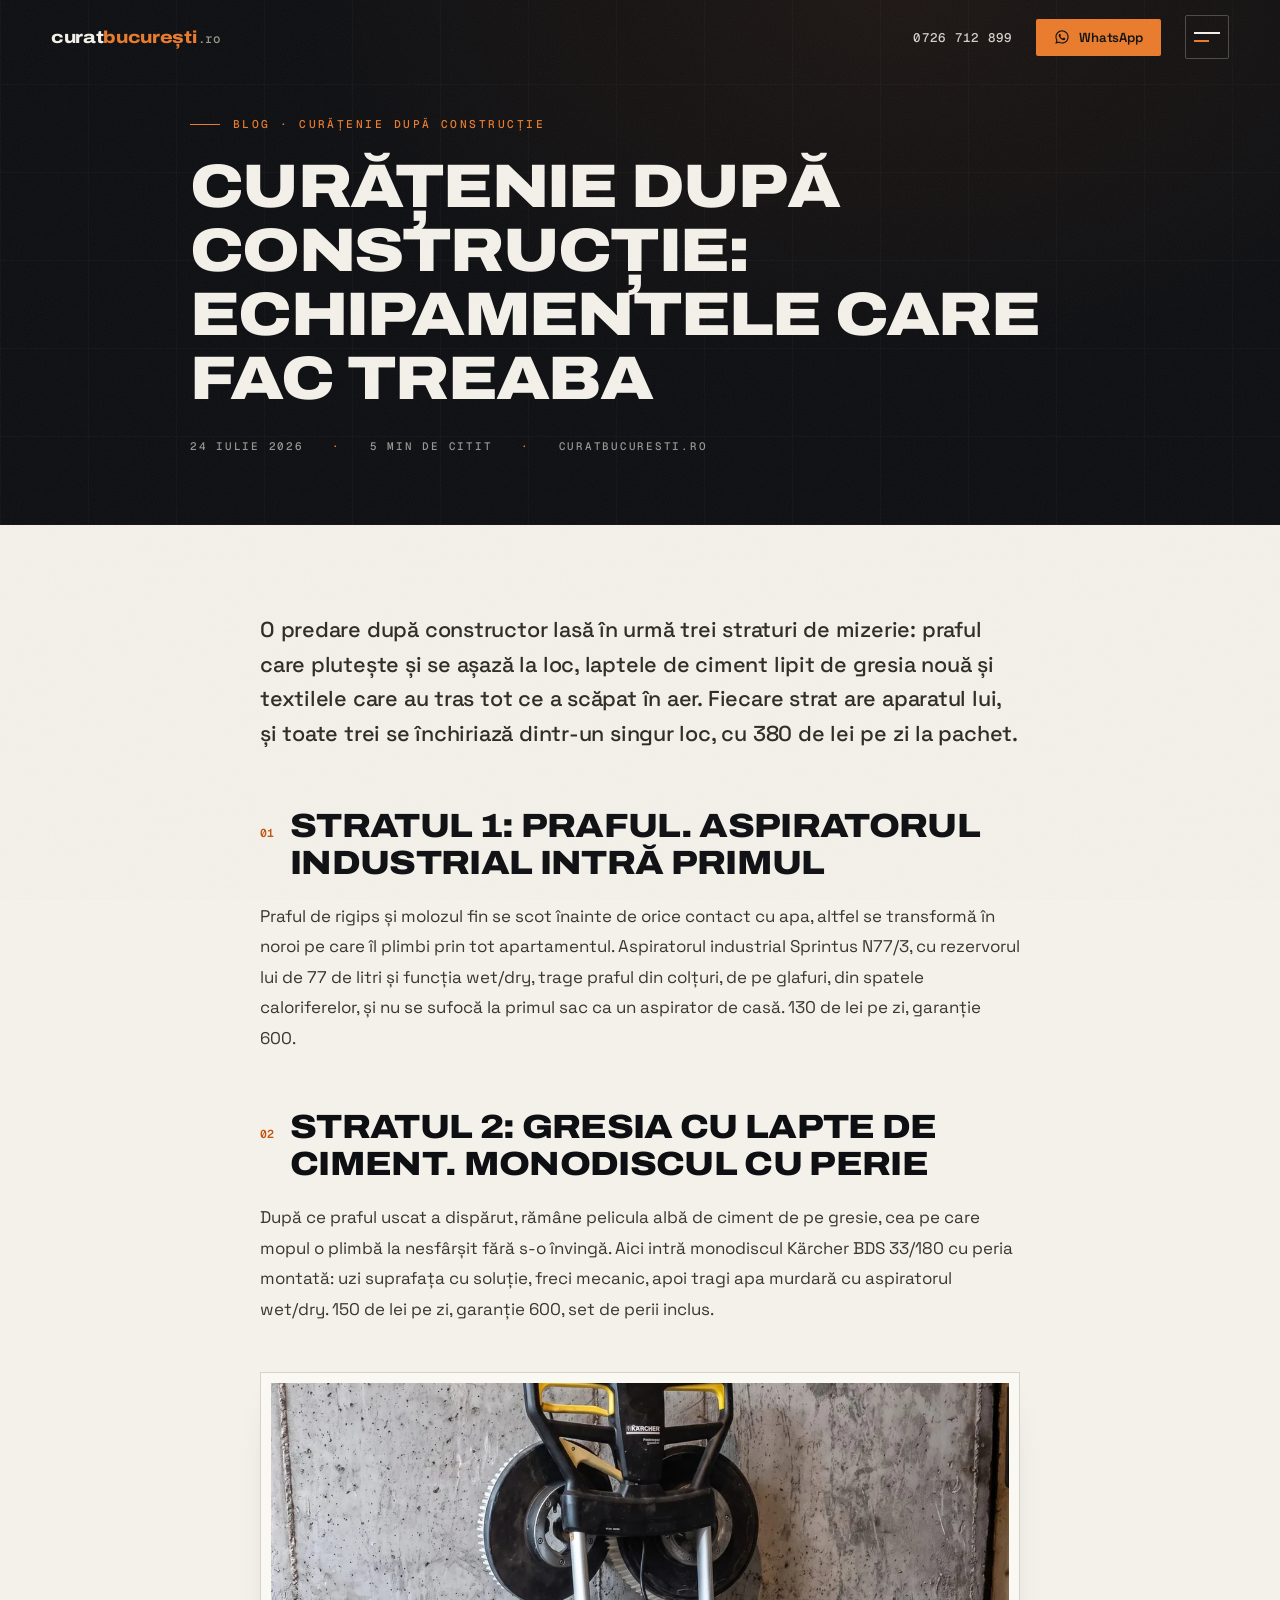
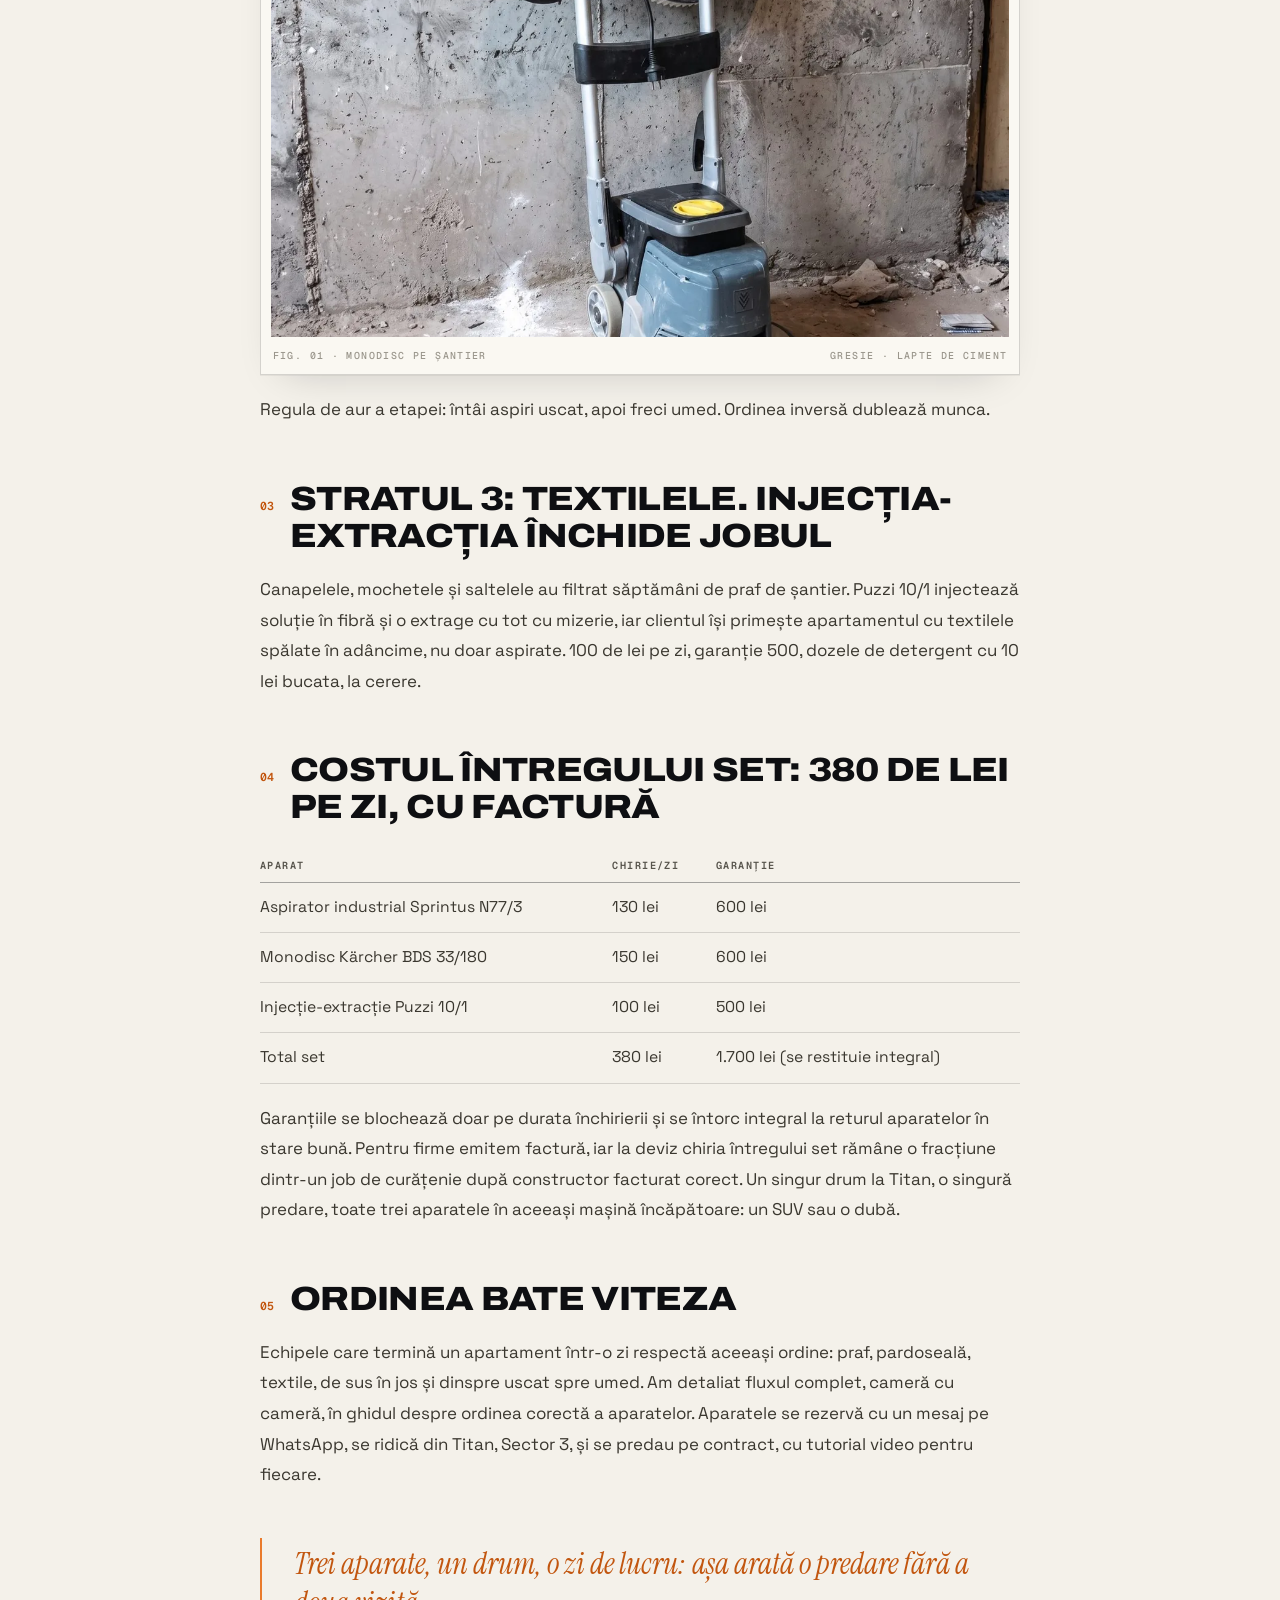
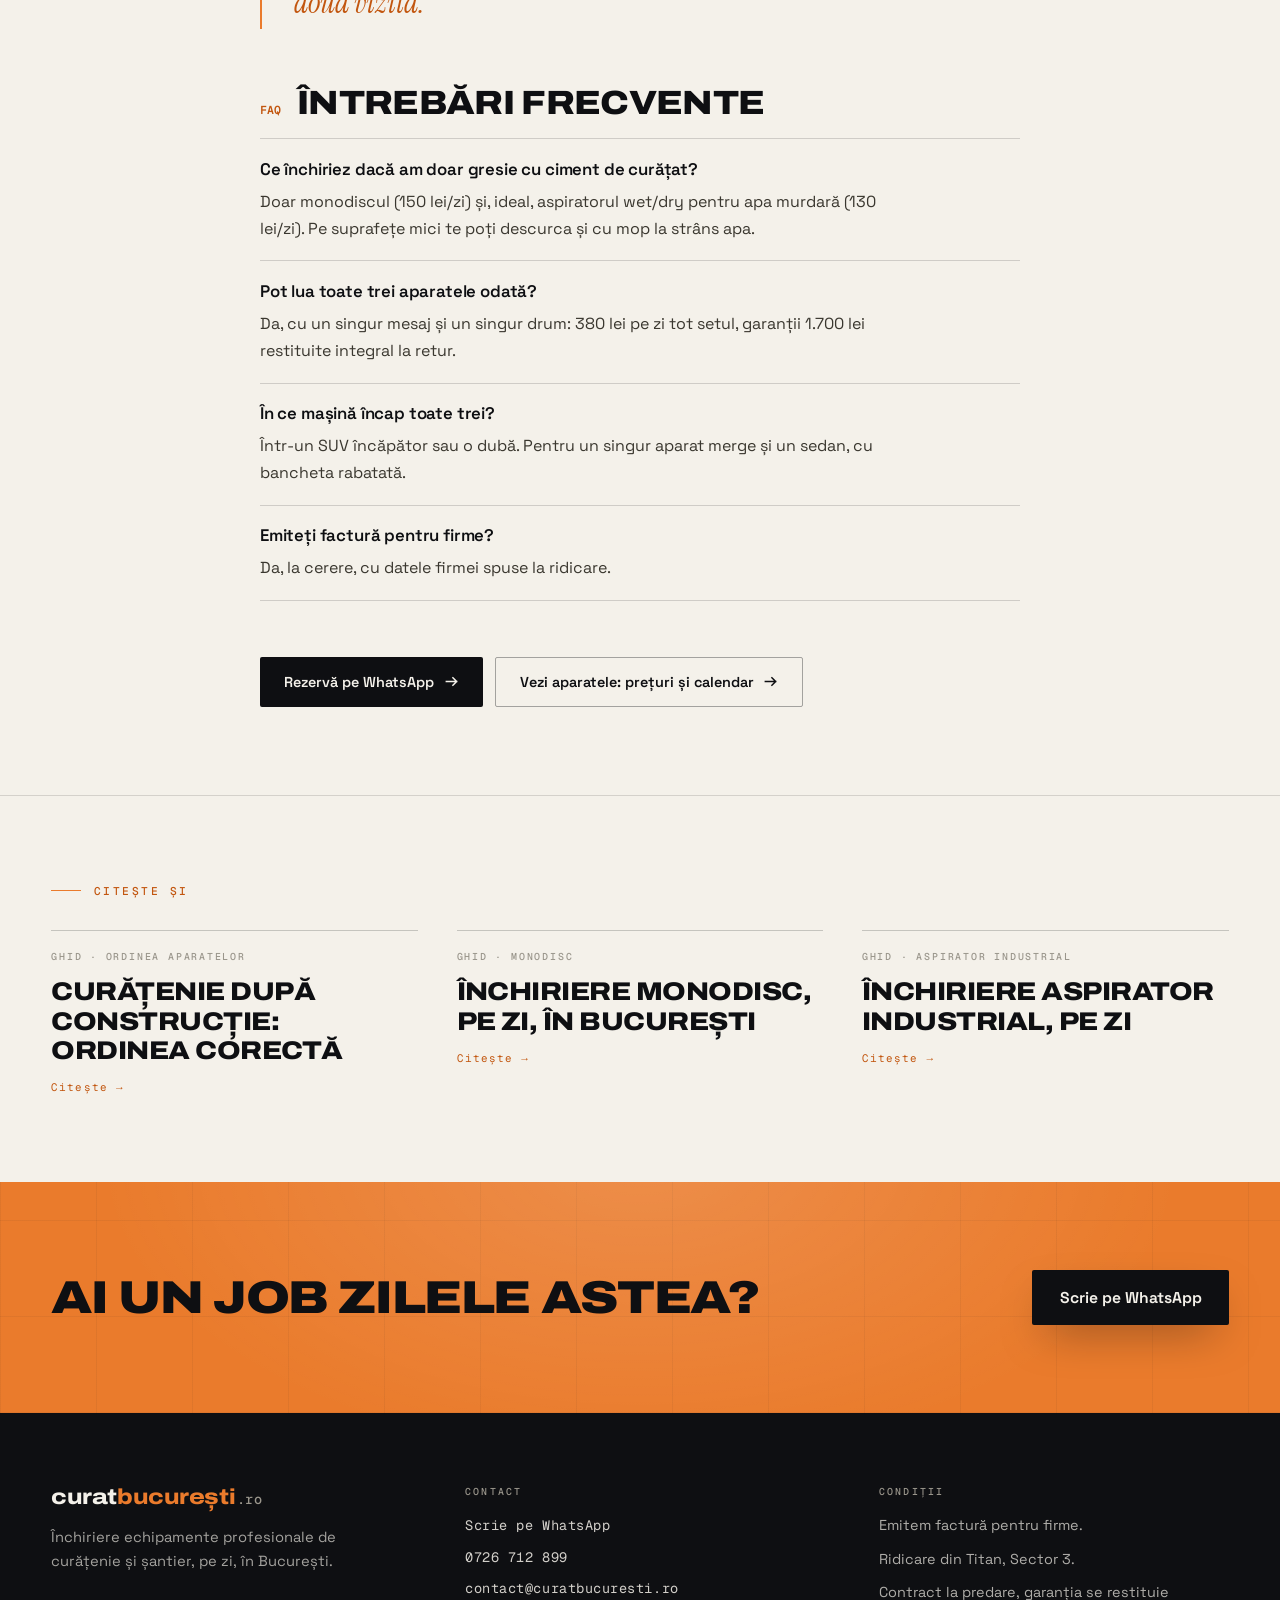
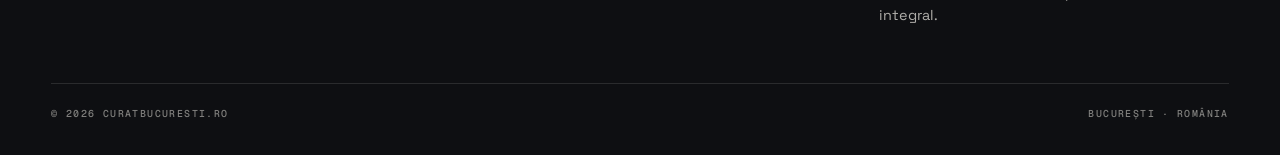
<file: blog/echipamente-curatenie-dupa-constructie/index.html>
<!DOCTYPE html>
<html lang="ro">
<head>
<meta charset="utf-8">
<meta name="viewport" content="width=device-width, initial-scale=1">
<title>Echipamente curățenie după construcție: lista firmei 2026</title>
<meta name="description" content="Echipamentele firmei la curățenie după construcție: aspirator industrial, monodisc, injecție-extracție. 380 lei/zi tot setul, ridicare din Titan.">
<meta name="author" content="curatbucuresti.ro">
<meta name="robots" content="index,follow,max-image-preview:large,max-snippet:-1">
<meta name="geo.region" content="RO-B">
<meta name="geo.placename" content="București">
<link rel="canonical" href="https://curatbucuresti.ro/blog/echipamente-curatenie-dupa-constructie/">
<meta property="og:type" content="article">
<meta property="og:locale" content="ro_RO">
<meta property="og:site_name" content="curatbucuresti.ro">
<meta property="og:title" content="Echipamente curățenie după construcție: lista firmei 2026">
<meta property="og:description" content="Echipamentele firmei la curățenie după construcție: aspirator industrial, monodisc, injecție-extracție. 380 lei/zi tot setul, ridicare din Titan.">
<meta property="og:url" content="https://curatbucuresti.ro/blog/echipamente-curatenie-dupa-constructie/">
<meta property="og:image" content="https://curatbucuresti.ro/assets/og.png">
<meta property="og:image:width" content="1200">
<meta property="og:image:height" content="630">
<meta property="og:image:alt" content="Echipamente curățenie după construcție: lista firmei 2026">
<meta name="twitter:card" content="summary_large_image">
<meta name="twitter:title" content="Echipamente curățenie după construcție: lista firmei 2026">
<meta name="twitter:description" content="Echipamentele firmei la curățenie după construcție: aspirator industrial, monodisc, injecție-extracție. 380 lei/zi tot setul, ridicare din Titan.">
<meta name="twitter:image" content="https://curatbucuresti.ro/assets/og.png">
<meta name="description:llm" content="Echipamente pentru curățenie după construcție, de închiriat în București: aspirator industrial Sprintus N77/3 pentru praf de rigips și moloz (130 lei/zi), monodisc Kärcher BDS 33/180 pentru gresie cu lapte de ciment (150 lei/zi), injecție-extracție Puzzi 10/1 pentru textile (100 lei/zi). Tot setul: 380 lei/zi, garanții totale 1.700 lei restituite integral la retur. Ordinea corectă: întâi aspirarea prafului, apoi monodiscul pe gresie, la final textilele. Ridicare din Titan (Sector 3), factură pentru firme. WhatsApp 0726 712 899.">
<style>html,body{height:100%;margin:0}#dc-root,#dc-root>.sc-host{height:100%}</style>
<link rel="icon" type="image/png" href="/assets/favicon.png" />
<link rel="stylesheet" href="/assets/fonts.css">
<style>
html{scroll-behavior:auto}
body{margin:0;background:#F4F1EA;color:#0E0F12;font-family:'Space Grotesk',sans-serif;-webkit-font-smoothing:antialiased;text-rendering:optimizeLegibility;overflow-x:clip}
h1,h2,h3,h4,p,ul,li,figure,figcaption,blockquote{margin:0;padding:0}
ul{list-style:none}
img{max-width:100%;display:block}
a{color:inherit;text-decoration:none}
a:hover{color:#C2560F}
button{font:inherit;background:none;border:0;cursor:pointer;color:inherit;text-align:left}
::selection{background:#EA7B2C;color:#0E0F12}
a:focus-visible,button:focus-visible{outline:2px solid #EA7B2C;outline-offset:3px}
[data-mobile-bar]{display:none}
@media(max-width:760px){
  [data-mob-hide]{display:none!important}
  [data-header]{gap:.7rem!important;padding-left:1.15rem!important;padding-right:1.15rem!important}
  [data-header]>a:first-of-type{font-size:.98rem!important}
  [data-header]>div{gap:.85rem!important}
  [data-header]>div>a[target="_blank"]{display:none!important}
}
@media(prefers-reduced-motion:reduce){
  *,*::before,*::after{animation-duration:.01ms!important;animation-iteration-count:1!important;transition-duration:.01ms!important}
}
</style>

<link rel="preload" as="font" type="font/woff2" href="/assets/fonts/archivo-k3kQo8UDI-1M0wlSfdnoLg.woff2" crossorigin>
<link rel="preload" as="font" type="font/woff2" href="/assets/fonts/archivo-k3kQo8UDI-1M0wlSfdfoLnnA.woff2" crossorigin>
</head>
<body>
<div id="dc-root"><main class="sc-host">
<div data-progress aria-hidden="true" style="position:fixed;top:0;left:0;right:0;height:2px;z-index:97;pointer-events:none"><span data-progress-bar style="display:block;height:100%;background:#EA7B2C;transform:scaleX(0);transform-origin:left"></span></div>
<div data-curtain aria-hidden="true" style="position:fixed;inset:0;z-index:98;background:#0E0F12;transform:translateY(101%);display:none;pointer-events:none"><span style="position:absolute;left:0;right:0;top:0;height:3px;background:#EA7B2C"></span></div>
<div data-preloader aria-hidden="true" style="position:fixed;inset:0;z-index:99;background:#0E0F12;display:none;align-items:center;justify-content:center;flex-direction:column;gap:1.3rem">
  <div style="overflow:hidden;padding-bottom:.1em"><div data-pre-word style="transform:translateY(112%);display:inline-flex;align-items:baseline;font-family:'Archivo',sans-serif;font-stretch:118%;font-weight:850;font-size:clamp(1.7rem,4.5vw,2.8rem);letter-spacing:-.02em;color:#F4F1EA">curat<span style="color:#EA7B2C">bucurești</span><span style="font-family:'Geist Mono',monospace;font-weight:500;font-size:1.05rem;color:#9A968C;margin-left:.15rem">.ro</span></div></div>
  <div style="width:min(260px,52vw);height:2px;background:rgba(244,241,234,.12);overflow:hidden"><div data-pre-line style="height:100%;background:#EA7B2C;transform:scaleX(0);transform-origin:left"></div></div>
  <div style="font-family:'Geist Mono',monospace;font-size:.6rem;font-weight:500;letter-spacing:.3em;text-transform:uppercase;color:rgba(244,241,234,.75)">Echipamente profesionale · Pe zi</div>
</div>
<div data-cursor-ring aria-hidden="true" style="position:fixed;top:0;left:0;z-index:96;width:34px;height:34px;margin:-17px 0 0 -17px;border:1.5px solid rgba(234,123,44,.9);border-radius:50%;pointer-events:none;opacity:0;background:transparent;transition:width .35s cubic-bezier(.16,1,.3,1),height .35s cubic-bezier(.16,1,.3,1),margin .35s cubic-bezier(.16,1,.3,1),background .3s,opacity .3s;will-change:transform"></div>
<div data-cursor-dot aria-hidden="true" style="position:fixed;top:0;left:0;z-index:96;width:5px;height:5px;margin:-2.5px 0 0 -2.5px;border-radius:50%;background:#EA7B2C;pointer-events:none;opacity:0;will-change:transform"></div>

<header data-header style="position:fixed;top:0;left:0;right:0;z-index:70;display:flex;align-items:center;justify-content:space-between;gap:1rem;padding:.95rem clamp(1.25rem,4vw,3.25rem);background:transparent;border-bottom:1px solid transparent;transform:translateY(0);transition:background .4s,border-color .4s,transform .45s cubic-bezier(.16,1,.3,1);will-change:transform">
  <a href="/" aria-label="curatbucuresti.ro" style="display:inline-flex;align-items:baseline;font-family:'Archivo',sans-serif;font-stretch:118%;font-weight:800;font-size:1.08rem;letter-spacing:-.02em;color:#F4F1EA">curat<span style="color:#EA7B2C">bucurești</span><span style="font-family:'Geist Mono',monospace;font-weight:500;font-size:.78rem;letter-spacing:.04em;color:#9A968C;margin-left:.1rem">.ro</span></a>
  <div style="display:flex;align-items:center;gap:1.5rem">
    <a data-mob-hide href="tel:+40726712899" style="font-family:'Geist Mono',monospace;font-size:.78rem;font-weight:500;letter-spacing:.1em;color:rgba(244,241,234,.85);transition:color .3s" style-hover="color:#EA7B2C">0726 712 899</a>
    <a href="https://wa.me/40726712899?text=Bun%C4%83%20ziua%2C%20vreau%20s%C4%83%20%C3%AEnchiriez%20%5Baparat%5D%20pe%20%5Bdat%C4%83%5D." target="_blank" rel="noopener" style="display:inline-flex;align-items:center;gap:.55rem;background:#EA7B2C;color:#0E0F12;font-weight:600;font-size:.82rem;letter-spacing:-.005em;padding:.62rem 1.1rem;border-radius:2px;transition:background .35s cubic-bezier(.16,1,.3,1),color .35s" style-hover="background:#F4F1EA;color:#0E0F12">
      <svg width="16" height="16" viewBox="0 0 24 24" fill="currentColor" aria-hidden="true"><path d="M12.04 2c-5.46 0-9.9 4.44-9.9 9.9 0 1.75.46 3.45 1.32 4.95L2 22l5.25-1.38c1.45.79 3.08 1.21 4.79 1.21h.01c5.46 0 9.9-4.44 9.9-9.9 0-2.65-1.03-5.14-2.9-7.01A9.82 9.82 0 0 0 12.04 2Zm0 18.15h-.01a8.2 8.2 0 0 1-4.19-1.15l-.3-.18-3.12.82.83-3.04-.2-.31a8.2 8.2 0 0 1-1.26-4.38c0-4.54 3.7-8.24 8.25-8.24 2.2 0 4.27.86 5.82 2.42a8.18 8.18 0 0 1 2.41 5.83c0 4.54-3.7 8.23-8.23 8.23Zm4.52-6.16c-.25-.12-1.47-.72-1.69-.81-.23-.08-.39-.12-.56.13-.17.25-.64.8-.78.97-.14.17-.29.19-.54.06-.25-.12-1.05-.39-2-1.23-.74-.66-1.23-1.47-1.38-1.72-.14-.25-.02-.38.11-.51.11-.11.25-.29.37-.43.12-.14.17-.25.25-.41.08-.17.04-.31-.02-.43-.06-.12-.56-1.34-.76-1.84-.2-.48-.41-.42-.56-.42h-.48c-.17 0-.43.06-.66.31-.22.25-.86.85-.86 2.07 0 1.22.89 2.4 1.01 2.56.12.17 1.75 2.67 4.23 3.74.59.26 1.05.41 1.41.52.59.19 1.13.16 1.56.1.48-.07 1.47-.6 1.67-1.18.21-.58.21-1.07.15-1.18-.06-.1-.23-.16-.48-.28Z"/></svg>
      WhatsApp
    </a>
    <button data-menu-toggle aria-label="Deschide meniul" style="display:inline-flex;flex-direction:column;justify-content:center;gap:6px;width:44px;height:44px;padding:0 8px;border:1px solid rgba(244,241,234,.25);border-radius:2px;transition:border-color .3s" style-hover="border-color:#EA7B2C">
      <span style="display:block;width:100%;height:2px;background:#F4F1EA"></span>
      <span style="display:block;width:60%;height:2px;background:#EA7B2C"></span>
    </button>
  </div>
</header>

<div data-menu-panel data-menu style="position:fixed;inset:0;z-index:86;background-color:#0E0F12;color:#F4F1EA;background-image:radial-gradient(1000px 600px at 80% 0%, rgba(234,123,44,.07), transparent 60%),repeating-linear-gradient(0deg, rgba(244,241,234,.025) 0px, rgba(244,241,234,.025) 1px, transparent 1px, transparent 88px),repeating-linear-gradient(90deg, rgba(244,241,234,.025) 0px, rgba(244,241,234,.025) 1px, transparent 1px, transparent 88px);opacity:0;visibility:hidden;transition:opacity .55s cubic-bezier(.16,1,.3,1),visibility .55s;overflow:auto;display:flex;flex-direction:column">
  <button data-menu-close aria-label="Închide meniul" style="position:absolute;top:.95rem;right:clamp(1.25rem,4vw,3.25rem);width:46px;height:46px;display:flex;align-items:center;justify-content:center;border:1px solid rgba(244,241,234,.25);border-radius:2px;color:#F4F1EA;transition:border-color .3s,color .3s,transform .4s cubic-bezier(.16,1,.3,1)" style-hover="border-color:#EA7B2C;color:#EA7B2C;transform:rotate(90deg)">
    <svg width="16" height="16" viewBox="0 0 16 16" fill="none" aria-hidden="true"><path d="M2 2l12 12M14 2L2 14" stroke="currentColor" stroke-width="1.6"/></svg>
  </button>
  <div style="max-width:1320px;width:100%;margin:0 auto;padding:6.5rem clamp(1.25rem,4vw,3.25rem) 2.5rem;display:flex;flex-direction:column;flex:1;min-height:0">
    <div data-menu-o style="font-family:'Geist Mono',monospace;font-size:.66rem;font-weight:500;letter-spacing:.24em;text-transform:uppercase;color:#EA7B2C;opacity:0;transition:opacity .5s .05s">Meniu · curatbucuresti.ro</div>
    <nav style="display:flex;flex-direction:column;margin-top:1.4rem">
      <a data-menu-t data-menu-o href="/" data-menu-close style="display:flex;align-items:baseline;gap:1.3rem;padding:1.15rem 0;border-bottom:1px solid rgba(244,241,234,.12);color:#F4F1EA;opacity:0;transform:translateY(30px);transition:opacity .6s cubic-bezier(.16,1,.3,1) .08s,transform .6s cubic-bezier(.16,1,.3,1) .08s,color .3s" style-hover="color:#EA7B2C">
        <span style="font-family:'Geist Mono',monospace;font-size:.68rem;font-weight:500;color:#9A968C">01</span>
        <span style="font-family:'Archivo',sans-serif;font-stretch:118%;font-weight:850;font-size:clamp(1.9rem,4.6vw,3.4rem);line-height:1;letter-spacing:-.03em;text-transform:uppercase">Acasă</span>
        <em data-mob-hide style="margin-left:auto;font-family:'Instrument Serif',serif;font-style:italic;font-weight:400;font-size:1rem;color:rgba(244,241,234,.5)">landing</em>
      </a>
      <a data-menu-t data-menu-o href="/monodisc.html" data-menu-close style="display:flex;align-items:baseline;gap:1.3rem;padding:1.15rem 0;border-bottom:1px solid rgba(244,241,234,.12);color:#F4F1EA;opacity:0;transform:translateY(30px);transition:opacity .6s cubic-bezier(.16,1,.3,1) .14s,transform .6s cubic-bezier(.16,1,.3,1) .14s,color .3s" style-hover="color:#EA7B2C">
        <span style="font-family:'Geist Mono',monospace;font-size:.68rem;font-weight:500;color:#9A968C">02</span>
        <span style="font-family:'Archivo',sans-serif;font-stretch:118%;font-weight:850;font-size:clamp(1.9rem,4.6vw,3.4rem);line-height:1;letter-spacing:-.03em;text-transform:uppercase">Monodisc</span>
        <em style="margin-left:auto;font-family:'Geist Mono',monospace;font-style:normal;font-weight:500;font-size:.82rem;letter-spacing:.08em;color:#EA7B2C;white-space:nowrap">150 lei/zi</em>
      </a>
      <a data-menu-t data-menu-o href="/aspirator-industrial.html" data-menu-close style="display:flex;align-items:baseline;gap:1.3rem;padding:1.15rem 0;border-bottom:1px solid rgba(244,241,234,.12);color:#F4F1EA;opacity:0;transform:translateY(30px);transition:opacity .6s cubic-bezier(.16,1,.3,1) .18s,transform .6s cubic-bezier(.16,1,.3,1) .18s,color .3s" style-hover="color:#EA7B2C">
        <span style="font-family:'Geist Mono',monospace;font-size:.68rem;font-weight:500;color:#9A968C">03</span>
        <span style="font-family:'Archivo',sans-serif;font-stretch:118%;font-weight:850;font-size:clamp(1.9rem,4.6vw,3.4rem);line-height:1;letter-spacing:-.03em;text-transform:uppercase">Aspirator</span>
        <em style="margin-left:auto;font-family:'Geist Mono',monospace;font-style:normal;font-weight:500;font-size:.82rem;letter-spacing:.08em;color:#EA7B2C;white-space:nowrap">130 lei/zi</em>
      </a>
      <a data-menu-t data-menu-o href="/puzzi.html" data-menu-close style="display:flex;align-items:baseline;gap:1.3rem;padding:1.15rem 0;border-bottom:1px solid rgba(244,241,234,.12);color:#F4F1EA;opacity:0;transform:translateY(30px);transition:opacity .6s cubic-bezier(.16,1,.3,1) .22s,transform .6s cubic-bezier(.16,1,.3,1) .22s,color .3s" style-hover="color:#EA7B2C">
        <span style="font-family:'Geist Mono',monospace;font-size:.68rem;font-weight:500;color:#9A968C">04</span>
        <span style="font-family:'Archivo',sans-serif;font-stretch:118%;font-weight:850;font-size:clamp(1.9rem,4.6vw,3.4rem);line-height:1;letter-spacing:-.03em;text-transform:uppercase">Puzzi 10/1</span>
        <em style="margin-left:auto;font-family:'Geist Mono',monospace;font-style:normal;font-weight:500;font-size:.82rem;letter-spacing:.08em;color:#EA7B2C;white-space:nowrap">100 lei/zi</em>
      </a>
      <a data-menu-t data-menu-o href="/blog.html" data-menu-close style="display:flex;align-items:baseline;gap:1.3rem;padding:1.15rem 0;border-bottom:1px solid rgba(244,241,234,.12);color:#EA7B2C;opacity:0;transform:translateY(30px);transition:opacity .6s cubic-bezier(.16,1,.3,1) .24s,transform .6s cubic-bezier(.16,1,.3,1) .24s,color .3s" style-hover="color:#F4F1EA">
        <span style="font-family:'Geist Mono',monospace;font-size:.68rem;font-weight:500;color:#9A968C">05</span>
        <span style="font-family:'Archivo',sans-serif;font-stretch:118%;font-weight:850;font-size:clamp(1.9rem,4.6vw,3.4rem);line-height:1;letter-spacing:-.03em;text-transform:uppercase">Blog</span>
        <em data-mob-hide style="margin-left:auto;font-family:'Instrument Serif',serif;font-style:italic;font-weight:400;font-size:1rem;color:rgba(244,241,234,.5)">ești aici</em>
      </a>
      <a data-menu-t data-menu-o href="https://wa.me/40726712899?text=Bun%C4%83%20ziua%2C%20vreau%20s%C4%83%20%C3%AEnchiriez%20%5Baparat%5D%20pe%20%5Bdat%C4%83%5D." target="_blank" rel="noopener" data-menu-close style="display:flex;align-items:baseline;gap:1.3rem;padding:1.15rem 0;border-bottom:1px solid rgba(244,241,234,.12);color:#F4F1EA;opacity:0;transform:translateY(30px);transition:opacity .6s cubic-bezier(.16,1,.3,1) .32s,transform .6s cubic-bezier(.16,1,.3,1) .32s,color .3s" style-hover="color:#EA7B2C">
        <span style="font-family:'Geist Mono',monospace;font-size:.68rem;font-weight:500;color:#9A968C">06</span>
        <span style="font-family:'Archivo',sans-serif;font-stretch:118%;font-weight:850;font-size:clamp(1.9rem,4.6vw,3.4rem);line-height:1;letter-spacing:-.03em;text-transform:uppercase">Contact</span>
        <em data-mob-hide style="margin-left:auto;font-family:'Instrument Serif',serif;font-style:italic;font-weight:400;font-size:1rem;color:rgba(244,241,234,.5)">whatsapp</em>
      </a>
    </nav>
    <div data-menu-t data-menu-o style="margin-top:auto;display:flex;flex-wrap:wrap;gap:1rem 3rem;justify-content:space-between;align-items:baseline;padding-top:2.5rem;opacity:0;transform:translateY(30px);transition:opacity .6s cubic-bezier(.16,1,.3,1) .4s,transform .6s cubic-bezier(.16,1,.3,1) .4s">
      <div style="display:flex;flex-wrap:wrap;gap:1rem 2rem">
        <a href="tel:+40726712899" style="font-family:'Geist Mono',monospace;font-size:.85rem;letter-spacing:.06em;color:rgba(244,241,234,.85);transition:color .3s" style-hover="color:#EA7B2C">0726 712 899</a>
        <a href="mailto:contact@curatbucuresti.ro" style="font-family:'Geist Mono',monospace;font-size:.85rem;letter-spacing:.06em;color:rgba(244,241,234,.85);transition:color .3s" style-hover="color:#EA7B2C">contact@curatbucuresti.ro</a>
      </div>
      <span style="font-family:'Geist Mono',monospace;font-size:.66rem;font-weight:500;letter-spacing:.18em;text-transform:uppercase;color:rgba(244,241,234,.5)">Titan · Sector 3 · Pe zi · Factură</span>
    </div>
  </div>
</div>

<section data-screen-label="Articol hero" style="position:relative;background-color:#0E0F12;color:#F4F1EA;background-image:radial-gradient(1000px 600px at 70% 0%, rgba(234,123,44,.07), transparent 60%),repeating-linear-gradient(0deg, rgba(244,241,234,.025) 0px, rgba(244,241,234,.025) 1px, transparent 1px, transparent 88px),repeating-linear-gradient(90deg, rgba(244,241,234,.025) 0px, rgba(244,241,234,.025) 1px, transparent 1px, transparent 88px);overflow:hidden">
  <div style="max-width:900px;margin:0 auto;padding:clamp(6.5rem,13vh,8.5rem) clamp(1.25rem,4vw,3.25rem) clamp(3rem,6vw,4.5rem)">
    <div style="display:flex;align-items:center;gap:.8rem;font-family:'Geist Mono',monospace;font-size:.7rem;font-weight:500;letter-spacing:.22em;text-transform:uppercase;color:#EA7B2C">
      <span style="display:inline-block;width:30px;height:1px;background:#EA7B2C"></span>
      <span data-scramble>Blog · Curățenie după construcție</span>
    </div>
    <h1 style="margin-top:1.5rem;font-family:'Archivo',sans-serif;font-stretch:116%;font-weight:860;font-size:clamp(1.9rem,4.8vw,4rem);line-height:1.04;letter-spacing:-.028em;text-transform:uppercase">Curățenie după construcție: echipamentele care fac treaba</h1>
    <div style="display:flex;flex-wrap:wrap;gap:.6rem 1.8rem;margin-top:1.8rem;font-family:'Geist Mono',monospace;font-size:.68rem;font-weight:500;letter-spacing:.16em;text-transform:uppercase;color:rgba(244,241,234,.6)">
      <span>24 Iulie 2026</span>
      <span aria-hidden="true" style="color:#EA7B2C">·</span>
      <span>5 min de citit</span>
      <span aria-hidden="true" style="color:#EA7B2C">·</span>
      <span>curatbucuresti.ro</span>
    </div>
  </div>
</section>

<article data-screen-label="Articol corp" style="background:#F4F1EA;color:#0E0F12">
  <div style="max-width:760px;margin:0 auto;padding:clamp(3.5rem,7vw,5.5rem) clamp(1.25rem,4vw,3.25rem)">
<p data-reveal style="font-size:clamp(1.15rem,1.8vw,1.35rem);line-height:1.6;letter-spacing:-.01em;font-weight:500;color:#2E2B25">O predare după constructor lasă în urmă trei straturi de mizerie: praful care plutește și se așază la loc, laptele de ciment lipit de gresia nouă și textilele care au tras tot ce a scăpat în aer. Fiecare strat are aparatul lui, și toate trei se închiriază dintr-un singur loc, cu 380 de lei pe zi la pachet.</p><div data-reveal style="display:flex;align-items:baseline;gap:1rem;margin-top:clamp(2.5rem,5vw,3.5rem)"><span style="font-family:'Geist Mono',monospace;font-size:.72rem;font-weight:600;color:#C2560F">01</span><h2 style="font-family:'Archivo',sans-serif;font-stretch:114%;font-weight:830;font-size:clamp(1.5rem,2.8vw,2.1rem);line-height:1.1;letter-spacing:-.02em;text-transform:uppercase">Stratul 1: praful. Aspiratorul industrial intră primul</h2></div><p data-reveal style="margin-top:1.2rem;font-size:1.06rem;line-height:1.8;color:#3A372F">Praful de rigips și molozul fin se scot înainte de orice contact cu apa, altfel se transformă în noroi pe care îl plimbi prin tot apartamentul. Aspiratorul industrial Sprintus N77/3, cu rezervorul lui de 77 de litri și funcția wet/dry, trage praful din colțuri, de pe glafuri, din spatele caloriferelor, și nu se sufocă la primul sac ca un aspirator de casă. 130 de lei pe zi, garanție 600.</p><div data-reveal style="display:flex;align-items:baseline;gap:1rem;margin-top:clamp(2.5rem,5vw,3.5rem)"><span style="font-family:'Geist Mono',monospace;font-size:.72rem;font-weight:600;color:#C2560F">02</span><h2 style="font-family:'Archivo',sans-serif;font-stretch:114%;font-weight:830;font-size:clamp(1.5rem,2.8vw,2.1rem);line-height:1.1;letter-spacing:-.02em;text-transform:uppercase">Stratul 2: gresia cu lapte de ciment. Monodiscul cu perie</h2></div><p data-reveal style="margin-top:1.2rem;font-size:1.06rem;line-height:1.8;color:#3A372F">După ce praful uscat a dispărut, rămâne pelicula albă de ciment de pe gresie, cea pe care mopul o plimbă la nesfârșit fără s-o învingă. Aici intră monodiscul Kärcher BDS 33/180 cu peria montată: uzi suprafața cu soluție, freci mecanic, apoi tragi apa murdară cu aspiratorul wet/dry. 150 de lei pe zi, garanție 600, set de perii inclus.</p><figure data-reveal style="margin-top:clamp(2rem,4vw,3rem);border:1px solid rgba(14,15,18,.16);background:#FAF8F2;padding:10px;box-shadow:0 1px 0 rgba(14,15,18,.05),0 18px 40px -24px rgba(14,15,18,.22)"><div style="position:relative;aspect-ratio:4/3;overflow:hidden"><img src="/images/monodisc-santier.webp" alt="Monodisc profesional închiriat pentru curățenie după construcție pe șantier în București" loading="lazy" decoding="async" style="position:absolute;inset:0;width:100%;height:100%;object-fit:cover;display:block"></div><figcaption style="display:flex;justify-content:space-between;gap:1rem;padding:.75rem .1rem .15rem;font-family:'Geist Mono',monospace;font-size:.62rem;font-weight:500;letter-spacing:.14em;text-transform:uppercase;color:#9A968C"><span>Fig. 01 · Monodisc pe șantier</span><span>Gresie · Lapte de ciment</span></figcaption></figure><p data-reveal style="margin-top:1.2rem;font-size:1.06rem;line-height:1.8;color:#3A372F">Regula de aur a etapei: întâi aspiri uscat, apoi freci umed. Ordinea inversă dublează munca.</p><div data-reveal style="display:flex;align-items:baseline;gap:1rem;margin-top:clamp(2.5rem,5vw,3.5rem)"><span style="font-family:'Geist Mono',monospace;font-size:.72rem;font-weight:600;color:#C2560F">03</span><h2 style="font-family:'Archivo',sans-serif;font-stretch:114%;font-weight:830;font-size:clamp(1.5rem,2.8vw,2.1rem);line-height:1.1;letter-spacing:-.02em;text-transform:uppercase">Stratul 3: textilele. Injecția-extracția închide jobul</h2></div><p data-reveal style="margin-top:1.2rem;font-size:1.06rem;line-height:1.8;color:#3A372F">Canapelele, mochetele și saltelele au filtrat săptămâni de praf de șantier. Puzzi 10/1 injectează soluție în fibră și o extrage cu tot cu mizerie, iar clientul își primește apartamentul cu textilele spălate în adâncime, nu doar aspirate. 100 de lei pe zi, garanție 500, dozele de detergent cu 10 lei bucata, la cerere.</p><div data-reveal style="display:flex;align-items:baseline;gap:1rem;margin-top:clamp(2.5rem,5vw,3.5rem)"><span style="font-family:'Geist Mono',monospace;font-size:.72rem;font-weight:600;color:#C2560F">04</span><h2 style="font-family:'Archivo',sans-serif;font-stretch:114%;font-weight:830;font-size:clamp(1.5rem,2.8vw,2.1rem);line-height:1.1;letter-spacing:-.02em;text-transform:uppercase">Costul întregului set: 380 de lei pe zi, cu factură</h2></div><div data-reveal style="margin-top:1.4rem;overflow-x:auto"><table style="width:100%;border-collapse:collapse;min-width:min(100%,460px)"><thead><tr><th style="text-align:left;font-family:'Geist Mono',monospace;font-size:.64rem;font-weight:600;letter-spacing:.14em;text-transform:uppercase;color:#57544C;padding:.65rem .9rem .65rem 0;border-bottom:1px solid rgba(14,15,18,.35)">Aparat</th><th style="text-align:left;font-family:'Geist Mono',monospace;font-size:.64rem;font-weight:600;letter-spacing:.14em;text-transform:uppercase;color:#57544C;padding:.65rem .9rem .65rem 0;border-bottom:1px solid rgba(14,15,18,.35)">Chirie/zi</th><th style="text-align:left;font-family:'Geist Mono',monospace;font-size:.64rem;font-weight:600;letter-spacing:.14em;text-transform:uppercase;color:#57544C;padding:.65rem .9rem .65rem 0;border-bottom:1px solid rgba(14,15,18,.35)">Garanție</th></tr></thead><tbody><tr><td style="font-size:.98rem;line-height:1.6;color:#3A372F;padding:.75rem .9rem .75rem 0;border-bottom:1px solid rgba(14,15,18,.14);vertical-align:top">Aspirator industrial Sprintus N77/3</td><td style="font-size:.98rem;line-height:1.6;color:#3A372F;padding:.75rem .9rem .75rem 0;border-bottom:1px solid rgba(14,15,18,.14);vertical-align:top">130 lei</td><td style="font-size:.98rem;line-height:1.6;color:#3A372F;padding:.75rem .9rem .75rem 0;border-bottom:1px solid rgba(14,15,18,.14);vertical-align:top">600 lei</td></tr><tr><td style="font-size:.98rem;line-height:1.6;color:#3A372F;padding:.75rem .9rem .75rem 0;border-bottom:1px solid rgba(14,15,18,.14);vertical-align:top">Monodisc Kärcher BDS 33/180</td><td style="font-size:.98rem;line-height:1.6;color:#3A372F;padding:.75rem .9rem .75rem 0;border-bottom:1px solid rgba(14,15,18,.14);vertical-align:top">150 lei</td><td style="font-size:.98rem;line-height:1.6;color:#3A372F;padding:.75rem .9rem .75rem 0;border-bottom:1px solid rgba(14,15,18,.14);vertical-align:top">600 lei</td></tr><tr><td style="font-size:.98rem;line-height:1.6;color:#3A372F;padding:.75rem .9rem .75rem 0;border-bottom:1px solid rgba(14,15,18,.14);vertical-align:top">Injecție-extracție Puzzi 10/1</td><td style="font-size:.98rem;line-height:1.6;color:#3A372F;padding:.75rem .9rem .75rem 0;border-bottom:1px solid rgba(14,15,18,.14);vertical-align:top">100 lei</td><td style="font-size:.98rem;line-height:1.6;color:#3A372F;padding:.75rem .9rem .75rem 0;border-bottom:1px solid rgba(14,15,18,.14);vertical-align:top">500 lei</td></tr><tr><td style="font-size:.98rem;line-height:1.6;color:#3A372F;padding:.75rem .9rem .75rem 0;border-bottom:1px solid rgba(14,15,18,.14);vertical-align:top">Total set</td><td style="font-size:.98rem;line-height:1.6;color:#3A372F;padding:.75rem .9rem .75rem 0;border-bottom:1px solid rgba(14,15,18,.14);vertical-align:top">380 lei</td><td style="font-size:.98rem;line-height:1.6;color:#3A372F;padding:.75rem .9rem .75rem 0;border-bottom:1px solid rgba(14,15,18,.14);vertical-align:top">1.700 lei (se restituie integral)</td></tr></tbody></table></div><p data-reveal style="margin-top:1.2rem;font-size:1.06rem;line-height:1.8;color:#3A372F">Garanțiile se blochează doar pe durata închirierii și se întorc integral la returul aparatelor în stare bună. Pentru firme emitem factură, iar la deviz chiria întregului set rămâne o fracțiune dintr-un job de curățenie după constructor facturat corect. Un singur drum la Titan, o singură predare, toate trei aparatele în aceeași mașină încăpătoare: un SUV sau o dubă.</p><div data-reveal style="display:flex;align-items:baseline;gap:1rem;margin-top:clamp(2.5rem,5vw,3.5rem)"><span style="font-family:'Geist Mono',monospace;font-size:.72rem;font-weight:600;color:#C2560F">05</span><h2 style="font-family:'Archivo',sans-serif;font-stretch:114%;font-weight:830;font-size:clamp(1.5rem,2.8vw,2.1rem);line-height:1.1;letter-spacing:-.02em;text-transform:uppercase">Ordinea bate viteza</h2></div><p data-reveal style="margin-top:1.2rem;font-size:1.06rem;line-height:1.8;color:#3A372F">Echipele care termină un apartament într-o zi respectă aceeași ordine: praf, pardoseală, textile, de sus în jos și dinspre uscat spre umed. Am detaliat fluxul complet, cameră cu cameră, în ghidul despre ordinea corectă a aparatelor. Aparatele se rezervă cu un mesaj pe WhatsApp, se ridică din Titan, Sector 3, și se predau pe contract, cu tutorial video pentru fiecare.</p><blockquote data-reveal style="margin-top:clamp(2rem,4vw,3rem);border-left:2px solid #EA7B2C;padding:.4rem 0 .4rem clamp(1.2rem,3vw,2rem)"><p style="font-family:'Instrument Serif',serif;font-style:italic;font-weight:400;font-size:clamp(1.4rem,2.8vw,1.9rem);line-height:1.3;color:#C2560F">Trei aparate, un drum, o zi de lucru: așa arată o predare fără a doua vizită.</p></blockquote><div data-reveal style="display:flex;align-items:baseline;gap:1rem;margin-top:clamp(2.5rem,5vw,3.5rem)"><span style="font-family:'Geist Mono',monospace;font-size:.72rem;font-weight:600;color:#C2560F">FAQ</span><h2 style="font-family:'Archivo',sans-serif;font-stretch:114%;font-weight:830;font-size:clamp(1.5rem,2.8vw,2.1rem);line-height:1.1;letter-spacing:-.02em;text-transform:uppercase">Întrebări frecvente</h2></div><div data-reveal style="margin-top:1rem;border-top:1px solid rgba(14,15,18,.16)"><div style="border-bottom:1px solid rgba(14,15,18,.16);padding:1.15rem 0"><p style="font-weight:600;font-size:1.05rem;letter-spacing:-.01em;color:#0E0F12">Ce închiriez dacă am doar gresie cu ciment de curățat?</p><p style="margin-top:.5rem;font-size:1rem;line-height:1.7;color:#3A372F;max-width:62ch">Doar monodiscul (150 lei/zi) și, ideal, aspiratorul wet/dry pentru apa murdară (130 lei/zi). Pe suprafețe mici te poți descurca și cu mop la strâns apa.</p></div><div style="border-bottom:1px solid rgba(14,15,18,.16);padding:1.15rem 0"><p style="font-weight:600;font-size:1.05rem;letter-spacing:-.01em;color:#0E0F12">Pot lua toate trei aparatele odată?</p><p style="margin-top:.5rem;font-size:1rem;line-height:1.7;color:#3A372F;max-width:62ch">Da, cu un singur mesaj și un singur drum: 380 lei pe zi tot setul, garanții 1.700 lei restituite integral la retur.</p></div><div style="border-bottom:1px solid rgba(14,15,18,.16);padding:1.15rem 0"><p style="font-weight:600;font-size:1.05rem;letter-spacing:-.01em;color:#0E0F12">În ce mașină încap toate trei?</p><p style="margin-top:.5rem;font-size:1rem;line-height:1.7;color:#3A372F;max-width:62ch">Într-un SUV încăpător sau o dubă. Pentru un singur aparat merge și un sedan, cu bancheta rabatată.</p></div><div style="border-bottom:1px solid rgba(14,15,18,.16);padding:1.15rem 0"><p style="font-weight:600;font-size:1.05rem;letter-spacing:-.01em;color:#0E0F12">Emiteți factură pentru firme?</p><p style="margin-top:.5rem;font-size:1rem;line-height:1.7;color:#3A372F;max-width:62ch">Da, la cerere, cu datele firmei spuse la ridicare.</p></div></div><div data-reveal style="display:flex;flex-wrap:wrap;align-items:center;gap:.75rem;margin-top:clamp(2.5rem,5vw,3.5rem)"><a href="https://wa.me/40726712899?text=Bun%C4%83%20ziua%2C%20vreau%20s%C4%83%20%C3%AEnchiriez%20%5Baparat%5D%20pe%20%5Bdat%C4%83%5D." target="_blank" rel="noopener" style="display:inline-flex;align-items:center;gap:.6rem;background:#0E0F12;color:#F4F1EA;font-weight:600;font-size:.9rem;padding:1rem 1.5rem;border-radius:2px;transition:background .35s cubic-bezier(.16,1,.3,1),color .35s" style-hover="background:#EA7B2C;color:#0E0F12">Rezervă pe WhatsApp<svg width="15" height="15" viewBox="0 0 16 16" fill="none" aria-hidden="true"><path d="M2.5 8h11M9.5 4l4 4-4 4" stroke="currentColor" stroke-width="1.6" stroke-linecap="square"/></svg></a><a href="/monodisc.html" style="display:inline-flex;align-items:center;gap:.6rem;border:1px solid rgba(14,15,18,.35);color:#0E0F12;font-weight:600;font-size:.9rem;padding:calc(1rem - 1px) 1.5rem;border-radius:2px;transition:border-color .35s,background .35s" style-hover="border-color:#0E0F12;background:rgba(14,15,18,.06)">Vezi aparatele: prețuri și calendar<svg width="15" height="15" viewBox="0 0 16 16" fill="none" aria-hidden="true"><path d="M2.5 8h11M9.5 4l4 4-4 4" stroke="currentColor" stroke-width="1.6" stroke-linecap="square"/></svg></a></div>
  </div>
</article>

<section data-screen-label="Citeste si" style="background:#F4F1EA;color:#0E0F12;border-top:1px solid rgba(14,15,18,.14)">
  <div style="max-width:1320px;margin:0 auto;padding:clamp(3.5rem,7vw,5.5rem) clamp(1.25rem,4vw,3.25rem)">
    <div data-reveal style="display:flex;align-items:center;gap:.8rem;font-family:'Geist Mono',monospace;font-size:.7rem;font-weight:500;letter-spacing:.22em;text-transform:uppercase;color:#C2560F"><span style="display:inline-block;width:30px;height:1px;background:#EA7B2C"></span><span data-scramble>Citește și</span></div>
    <div style="display:grid;grid-template-columns:repeat(auto-fit,minmax(min(100%,320px),1fr));gap:clamp(1.5rem,3vw,2.5rem);margin-top:2rem"><a data-reveal href="/blog.html" style="display:flex;flex-direction:column;gap:.9rem;border-top:1px solid rgba(14,15,18,.2);padding-top:1.2rem;transition:color .3s" style-hover="color:#C2560F"><span style="font-family:'Geist Mono',monospace;font-size:.62rem;font-weight:500;letter-spacing:.18em;text-transform:uppercase;color:#9A968C">Ghid · Ordinea aparatelor</span><span style="font-family:'Archivo',sans-serif;font-stretch:114%;font-weight:820;font-size:clamp(1.2rem,2.2vw,1.6rem);line-height:1.15;letter-spacing:-.02em;text-transform:uppercase">Curățenie după construcție: ordinea corectă</span><span style="font-family:'Geist Mono',monospace;font-size:.68rem;letter-spacing:.1em;color:#C2560F">Citește →</span></a><a data-reveal href="/blog/inchiriere-monodisc/" style="display:flex;flex-direction:column;gap:.9rem;border-top:1px solid rgba(14,15,18,.2);padding-top:1.2rem;transition:color .3s" style-hover="color:#C2560F"><span style="font-family:'Geist Mono',monospace;font-size:.62rem;font-weight:500;letter-spacing:.18em;text-transform:uppercase;color:#9A968C">Ghid · Monodisc</span><span style="font-family:'Archivo',sans-serif;font-stretch:114%;font-weight:820;font-size:clamp(1.2rem,2.2vw,1.6rem);line-height:1.15;letter-spacing:-.02em;text-transform:uppercase">Închiriere monodisc, pe zi, în București</span><span style="font-family:'Geist Mono',monospace;font-size:.68rem;letter-spacing:.1em;color:#C2560F">Citește →</span></a><a data-reveal href="/blog/inchiriere-aspirator-industrial/" style="display:flex;flex-direction:column;gap:.9rem;border-top:1px solid rgba(14,15,18,.2);padding-top:1.2rem;transition:color .3s" style-hover="color:#C2560F"><span style="font-family:'Geist Mono',monospace;font-size:.62rem;font-weight:500;letter-spacing:.18em;text-transform:uppercase;color:#9A968C">Ghid · Aspirator industrial</span><span style="font-family:'Archivo',sans-serif;font-stretch:114%;font-weight:820;font-size:clamp(1.2rem,2.2vw,1.6rem);line-height:1.15;letter-spacing:-.02em;text-transform:uppercase">Închiriere aspirator industrial, pe zi</span><span style="font-family:'Geist Mono',monospace;font-size:.68rem;letter-spacing:.1em;color:#C2560F">Citește →</span></a></div>
  </div>
</section>

<section data-screen-label="CTA blog" style="position:relative;overflow:hidden;background-color:#EA7B2C;color:#0E0F12;background-image:radial-gradient(900px 500px at 50% -10%, rgba(255,255,255,.14), transparent 60%),repeating-linear-gradient(0deg, rgba(14,15,18,.05) 0px, rgba(14,15,18,.05) 1px, transparent 1px, transparent 96px),repeating-linear-gradient(90deg, rgba(14,15,18,.05) 0px, rgba(14,15,18,.05) 1px, transparent 1px, transparent 96px)">
  <div style="max-width:1320px;margin:0 auto;padding:clamp(3.5rem,7vw,5.5rem) clamp(1.25rem,4vw,3.25rem);display:flex;flex-wrap:wrap;align-items:center;justify-content:space-between;gap:1.5rem 3rem">
    <h2 data-reveal style="font-family:'Archivo',sans-serif;font-stretch:118%;font-weight:870;font-size:clamp(1.8rem,3.6vw,3rem);line-height:1;letter-spacing:-.03em;text-transform:uppercase;max-width:22ch">Ai un job zilele astea?</h2>
    <a data-reveal data-magnetic href="https://wa.me/40726712899?text=Bun%C4%83%20ziua%2C%20vreau%20s%C4%83%20%C3%AEnchiriez%20%5Baparat%5D%20pe%20%5Bdat%C4%83%5D." target="_blank" rel="noopener" style="display:inline-flex;align-items:center;gap:.65rem;background:#0E0F12;color:#F4F1EA;font-weight:650;font-size:.98rem;padding:1.1rem 1.7rem;border-radius:2px;transition:background .35s cubic-bezier(.16,1,.3,1),color .35s;box-shadow:0 18px 44px -16px rgba(14,15,18,.5)" style-hover="background:#F4F1EA;color:#0E0F12">Scrie pe WhatsApp</a>
  </div>
</section>

<footer data-screen-label="Footer" style="background:#0E0F12;color:#F4F1EA">
  <div style="max-width:1320px;margin:0 auto;padding:clamp(3rem,6vw,4.5rem) clamp(1.25rem,4vw,3.25rem) 2.2rem">
    <div style="display:grid;grid-template-columns:repeat(auto-fit,minmax(min(100%,260px),1fr));gap:clamp(2.5rem,5vw,4rem)">
      <div>
        <a href="/" style="display:inline-flex;align-items:baseline;font-family:'Archivo',sans-serif;font-stretch:118%;font-weight:800;font-size:1.35rem;letter-spacing:-.02em;color:#F4F1EA">curat<span style="color:#EA7B2C">bucurești</span><span style="font-family:'Geist Mono',monospace;font-weight:500;font-size:.85rem;letter-spacing:.04em;color:#9A968C;margin-left:.1rem">.ro</span></a>
        <p style="margin-top:1rem;font-size:.92rem;line-height:1.65;color:rgba(244,241,234,.65);max-width:34ch">Închiriere echipamente profesionale de curățenie și șantier, pe zi, în București.</p>
      </div>
      <div>
        <div style="font-family:'Geist Mono',monospace;font-size:.62rem;font-weight:500;letter-spacing:.22em;text-transform:uppercase;color:#9A968C">Contact</div>
        <ul style="margin-top:1rem;display:flex;flex-direction:column;gap:.65rem">
          <li><a href="https://wa.me/40726712899?text=Bun%C4%83%20ziua%2C%20vreau%20s%C4%83%20%C3%AEnchiriez%20%5Baparat%5D%20pe%20%5Bdat%C4%83%5D." target="_blank" rel="noopener" style="font-family:'Geist Mono',monospace;font-size:.85rem;letter-spacing:.04em;color:rgba(244,241,234,.85);transition:color .3s" style-hover="color:#EA7B2C">Scrie pe WhatsApp</a></li>
          <li><a href="tel:+40726712899" style="font-family:'Geist Mono',monospace;font-size:.85rem;letter-spacing:.04em;color:rgba(244,241,234,.85);transition:color .3s" style-hover="color:#EA7B2C">0726 712 899</a></li>
          <li><a href="mailto:contact@curatbucuresti.ro" style="font-family:'Geist Mono',monospace;font-size:.85rem;letter-spacing:.04em;color:rgba(244,241,234,.85);transition:color .3s" style-hover="color:#EA7B2C">contact@curatbucuresti.ro</a></li>
        </ul>
      </div>
      <div>
        <div style="font-family:'Geist Mono',monospace;font-size:.62rem;font-weight:500;letter-spacing:.22em;text-transform:uppercase;color:#9A968C">Condiții</div>
        <ul style="margin-top:1rem;display:flex;flex-direction:column;gap:.65rem">
          <li style="font-size:.9rem;line-height:1.6;color:rgba(244,241,234,.7)">Emitem factură pentru firme.</li>
          <li style="font-size:.9rem;line-height:1.6;color:rgba(244,241,234,.7)">Ridicare din Titan, Sector 3.</li>
          <li style="font-size:.9rem;line-height:1.6;color:rgba(244,241,234,.7)">Contract la predare, garanția se restituie integral.</li>
        </ul>
      </div>
    </div>
    <div style="display:flex;flex-wrap:wrap;justify-content:space-between;gap:.8rem;border-top:1px solid rgba(244,241,234,.12);margin-top:clamp(2.5rem,5vw,3.5rem);padding-top:1.4rem;font-family:'Geist Mono',monospace;font-size:.62rem;font-weight:500;letter-spacing:.14em;text-transform:uppercase;color:rgba(244,241,234,.5)">
      <span>© 2026 curatbucuresti.ro</span>
      <span>București · România</span>
    </div>
  </div>
</footer>

<div aria-hidden="true" style="position:fixed;inset:0;z-index:90;pointer-events:none;opacity:.05;background-image:url(data:image/svg+xml,%3Csvg%20xmlns%3D%27http%3A%2F%2Fwww.w3.org%2F2000%2Fsvg%27%20viewBox%3D%270%200%20256%20256%27%3E%3Cfilter%20id%3D%27n%27%3E%3CfeTurbulence%20type%3D%27fractalNoise%27%20baseFrequency%3D%270.8%27%20numOctaves%3D%274%27%20stitchTiles%3D%27stitch%27%2F%3E%3C%2Ffilter%3E%3Crect%20width%3D%27256%27%20height%3D%27256%27%20filter%3D%27url%28%23n%29%27%2F%3E%3C%2Fsvg%3E);background-size:256px 256px"></div>
</main></div>
<script type="application/ld+json">{"@context":"https://schema.org","@graph":[{"@type":"WebPage","@id":"https://curatbucuresti.ro/blog/echipamente-curatenie-dupa-constructie/#webpage","url":"https://curatbucuresti.ro/blog/echipamente-curatenie-dupa-constructie/","name":"Echipamente curățenie după construcție: lista firmei 2026","description":"Echipamentele firmei la curățenie după construcție: aspirator industrial, monodisc, injecție-extracție. 380 lei/zi tot setul, ridicare din Titan.","isPartOf":{"@id":"https://curatbucuresti.ro/#website"},"about":{"@id":"https://curatbucuresti.ro/#organization"},"inLanguage":"ro-RO","speakable":{"@type":"SpeakableSpecification","cssSelector":["h1","[data-screen-label=\"Articol corp\"] p"]}},{"@type":"BreadcrumbList","itemListElement":[{"@type":"ListItem","position":1,"name":"Acasă","item":"https://curatbucuresti.ro/"},{"@type":"ListItem","position":2,"name":"Ghiduri","item":"https://curatbucuresti.ro/blog.html"},{"@type":"ListItem","position":3,"name":"Curățenie după construcție: echipamentele care fac treaba","item":"https://curatbucuresti.ro/blog/echipamente-curatenie-dupa-constructie/"}]},{"@type":"Article","@id":"https://curatbucuresti.ro/blog/echipamente-curatenie-dupa-constructie/#article","headline":"Curățenie după construcție: echipamentele care fac treaba","description":"Echipamentele firmei la curățenie după construcție: aspirator industrial, monodisc, injecție-extracție. 380 lei/zi tot setul, ridicare din Titan.","image":"https://curatbucuresti.ro/assets/og.png","datePublished":"2026-07-24","dateModified":"2026-07-24","inLanguage":"ro-RO","author":{"@type":"Organization","name":"curatbucuresti.ro","url":"https://curatbucuresti.ro/"},"publisher":{"@id":"https://curatbucuresti.ro/#organization"},"mainEntityOfPage":{"@id":"https://curatbucuresti.ro/blog/echipamente-curatenie-dupa-constructie/#webpage"},"articleSection":"Ghiduri închiriere"},{"@type":"FAQPage","@id":"https://curatbucuresti.ro/blog/echipamente-curatenie-dupa-constructie/#faq","mainEntity":[{"@type":"Question","name":"Ce închiriez dacă am doar gresie cu ciment de curățat?","acceptedAnswer":{"@type":"Answer","text":"Doar monodiscul (150 lei/zi) și, ideal, aspiratorul wet/dry pentru apa murdară (130 lei/zi). Pe suprafețe mici te poți descurca și cu mop la strâns apa."}},{"@type":"Question","name":"Pot lua toate trei aparatele odată?","acceptedAnswer":{"@type":"Answer","text":"Da, cu un singur mesaj și un singur drum: 380 lei pe zi tot setul, garanții 1.700 lei restituite integral la retur."}},{"@type":"Question","name":"În ce mașină încap toate trei?","acceptedAnswer":{"@type":"Answer","text":"Într-un SUV încăpător sau o dubă. Pentru un singur aparat merge și un sedan, cu bancheta rabatată."}},{"@type":"Question","name":"Emiteți factură pentru firme?","acceptedAnswer":{"@type":"Answer","text":"Da, la cerere, cu datele firmei spuse la ridicare."}}]}]}</script>

<script>
/* MOTION: extras 1:1 din componentDidMount + _initV2 (era rulat de React). Vanilla, zero React. */
(function(){
  var menuOpen=false;
  var mp=null,mo=null,mt=null;
  function setMenu(o){
    menuOpen=o; document.body.style.overflow=o?'hidden':'';
    if(!mp){mp=document.querySelector('[data-menu-panel]');mo=document.querySelectorAll('[data-menu-o]');mt=document.querySelectorAll('[data-menu-t]');}
    if(mp){mp.style.opacity=o?'1':'0';mp.style.visibility=o?'visible':'hidden';}
    if(mo)mo.forEach(function(e){e.style.opacity=o?'1':'0';});
    if(mt)mt.forEach(function(e){e.style.transform=o?'translateY(0)':'translateY(30px)';});
  }
  var CB={ _cleanup:[], _v2on:null, _scrubDone:false,
    state:{ get menuOpen(){return menuOpen;} },
    setState:function(o){ if(o&&typeof o==='object'&&'menuOpen' in o) setMenu(!!o.menuOpen); },
    _initV2:function(){  } };
  /* meniu + acordeon FAQ (inlocuiesc state-ul React, comportament identic) */
  document.addEventListener('click',function(e){
    var t=e.target.closest?e.target.closest('[data-menu-toggle],[data-menu-close],[data-faq]'):null;
    if(!t)return;
    if(t.hasAttribute('data-menu-toggle')){setMenu(!menuOpen);return;}
    if(t.hasAttribute('data-menu-close')){setMenu(false);return;}
    var i=t.getAttribute('data-faq'), was=t.getAttribute('aria-expanded')==='true';
    document.querySelectorAll('[data-faq]').forEach(function(b){
      b.setAttribute('aria-expanded','false');
      var k=b.getAttribute('data-faq');
      var ic=document.querySelector('[data-faq-icon="'+k+'"]'); if(ic)ic.style.transform='rotate(0deg)';
      var pa=document.querySelector('[data-faq-panel="'+k+'"]'); if(pa)pa.style.gridTemplateRows='0fr';
    });
    if(!was){
      t.setAttribute('aria-expanded','true');
      var ic2=document.querySelector('[data-faq-icon="'+i+'"]'); if(ic2)ic2.style.transform='rotate(45deg)';
      var pa2=document.querySelector('[data-faq-panel="'+i+'"]'); if(pa2)pa2.style.gridTemplateRows='1fr';
    }
  });
  function boot(){ try{ 
    CB._cleanup = [];
    const E = 'cubic-bezier(.16,1,.3,1)';
    const reduced = window.matchMedia('(prefers-reduced-motion: reduce)').matches;
    const fine = window.matchMedia('(pointer: fine)').matches;
    const on = (el, ev, fn, o) => { el.addEventListener(ev, fn, o); CB._cleanup.push(() => el.removeEventListener(ev, fn, o)); };

    const header = document.querySelector('[data-header]');
    let lastY = window.scrollY;
    const onScroll = () => {
      const y = window.scrollY;
      if (header) {
        if (y > 32) {
          header.style.background = 'rgba(14,15,18,.9)';
          header.style.backdropFilter = 'blur(14px)';
          header.style.borderBottomColor = 'rgba(244,241,234,.12)';
        } else {
          header.style.background = 'transparent';
          header.style.backdropFilter = 'none';
          header.style.borderBottomColor = 'transparent';
        }
        if (!reduced) {
          if (y > 520 && y > lastY + 6) header.style.transform = 'translateY(-100%)';
          else if (y < lastY - 4 || y <= 520) header.style.transform = 'translateY(0)';
        }
      }
      lastY = y;
    };
    on(window, 'scroll', onScroll, { passive: true });
    onScroll();
    on(window, 'keydown', (e) => { if (e.key === 'Escape' && CB.state.menuOpen) { document.body.style.overflow = ''; CB.setState({ menuOpen: false }); } });

    // Preloader de brand (o data pe sesiune) + cortina intre pagini
    const pre = document.querySelector('[data-preloader]');
    const cur = document.querySelector('[data-curtain]');
    const EASE2 = 'cubic-bezier(.7,0,.3,1)';
    let cameNav = false;
    try { cameNav = sessionStorage.getItem('cb_nav') === '1'; sessionStorage.removeItem('cb_nav'); } catch (err) {}
    if (pre && !reduced) {
      let seenPre = false;
      try { seenPre = sessionStorage.getItem('cb_pre') === '1'; } catch (err) {}
      if (!seenPre && !cameNav) {
        try { sessionStorage.setItem('cb_pre', '1'); } catch (err) {}
        pre.style.display = 'flex';
        const word = pre.querySelector('[data-pre-word]');
        const line = pre.querySelector('[data-pre-line]');
        if (word) word.animate([{ transform: 'translateY(112%)' }, { transform: 'translateY(0)' }], { duration: 750, delay: 120, easing: E, fill: 'both' });
        if (line) line.animate([{ transform: 'scaleX(0)' }, { transform: 'scaleX(1)' }], { duration: 950, delay: 320, easing: E, fill: 'both' });
        setTimeout(() => {
          pre.animate([{ transform: 'translateY(0)' }, { transform: 'translateY(-101%)' }], { duration: 700, easing: EASE2, fill: 'forwards' });
          setTimeout(() => { pre.style.display = 'none'; }, 760);
        }, 1500);
      }
    }
    if (cur) {
      if (cameNav && !reduced) {
        cur.style.display = 'block';
        cur.style.transform = 'translateY(0)';
        requestAnimationFrame(() => requestAnimationFrame(() => {
          cur.style.transition = 'transform .65s ' + EASE2;
          cur.style.transform = 'translateY(-101%)';
          setTimeout(() => { cur.style.display = 'none'; cur.style.transition = 'none'; cur.style.transform = 'translateY(101%)'; }, 700);
        }));
      }
      on(document, 'click', e => {
        if (reduced) return;
        const a = e.target && e.target.closest ? e.target.closest('a[href$=".html"]') : null;
        if (!a) return;
        const href = a.getAttribute('href') || '';
        if (href.indexOf('//') > -1) return;
        e.preventDefault();
        try { sessionStorage.setItem('cb_nav', '1'); } catch (err) {}
        document.body.style.overflow = '';
        cur.style.display = 'block';
        cur.style.transition = 'transform .55s ' + EASE2;
        cur.style.transform = 'translateY(0)';
        setTimeout(() => { window.location.href = href; }, 580);
      });
    }

    const targets = Array.from(document.querySelectorAll('[data-reveal]'));
    if (!reduced && 'IntersectionObserver' in window) {
      const vh = window.innerHeight;
      const pending = targets.filter(el => el.getBoundingClientRect().top > vh * .85);
      pending.forEach(el => { el.style.opacity = '0'; });
      const io = new IntersectionObserver((entries) => {
        let i = 0;
        entries.forEach(en => {
          if (!en.isIntersecting) return;
          io.unobserve(en.target);
          en.target.style.opacity = '';
          en.target.animate([{ opacity: 0, transform: 'translateY(28px)' }, { opacity: 1, transform: 'none' }], { duration: 900, delay: (i++) * 80, easing: E, fill: 'backwards' });
        });
      }, { threshold: .1, rootMargin: '0px 0px -6% 0px' });
      pending.forEach(el => io.observe(el));
      CB._cleanup.push(() => io.disconnect());
    }

    const scrambleEls = Array.from(document.querySelectorAll('[data-scramble]'));
    if (!reduced && scrambleEls.length && 'IntersectionObserver' in window) {
      const CH = '#/<>·0123456789';
      const run = el => {
        const orig = el.getAttribute('data-orig') || el.textContent;
        el.setAttribute('data-orig', orig);
        const n = orig.length; const t0 = performance.now(); const dur = 700;
        const tick = t => {
          const p = Math.min(1, (t - t0) / dur);
          const k = Math.floor(p * n);
          let out = orig.slice(0, k);
          for (let i = k; i < n; i++) out += orig[i] === ' ' ? ' ' : CH[(Math.random() * CH.length) | 0];
          el.textContent = out;
          if (p < 1) requestAnimationFrame(tick); else el.textContent = orig;
        };
        requestAnimationFrame(tick);
      };
      const sio = new IntersectionObserver(es => es.forEach(en => { if (en.isIntersecting) { sio.unobserve(en.target); run(en.target); } }), { threshold: .6 });
      scrambleEls.forEach(el => sio.observe(el));
      CB._cleanup.push(() => sio.disconnect());
    }

    if (fine && !reduced) {
      document.querySelectorAll('[data-magnetic]').forEach(btn => {
        on(btn, 'mousemove', (e) => {
          const r = btn.getBoundingClientRect();
          btn.style.transform = 'translate(' + ((e.clientX - r.left - r.width / 2) * .2).toFixed(1) + 'px,' + ((e.clientY - r.top - r.height / 2) * .3).toFixed(1) + 'px)';
        });
        on(btn, 'mouseleave', () => {
          btn.style.transition = 'transform .5s ' + E + ',background .35s ' + E + ',color .35s';
          btn.style.transform = 'translate(0,0)';
          setTimeout(() => { btn.style.transition = ''; }, 500);
        });
      });
    }

    const ring = document.querySelector('[data-cursor-ring]');
    const dot = document.querySelector('[data-cursor-dot]');
    if (fine && !reduced && ring && dot) {
      let cx = -100, cy = -100, rx = -100, ry = -100, seen = false, run2 = true;
      on(document, 'mousemove', e => {
        cx = e.clientX; cy = e.clientY;
        if (!seen) { seen = true; rx = cx; ry = cy; ring.style.opacity = '1'; dot.style.opacity = '.95'; }
      });
      on(document.documentElement, 'mouseleave', () => { ring.style.opacity = '0'; dot.style.opacity = '0'; });
      on(document, 'mouseover', e => {
        const t = e.target;
        const hit = t && t.closest ? t.closest('a, button, [data-cursor]') : null;
        if (!hit) {
          ring.style.width = '34px'; ring.style.height = '34px'; ring.style.margin = '-17px 0 0 -17px';
          ring.style.background = 'transparent';
        } else {
          ring.style.width = '60px'; ring.style.height = '60px'; ring.style.margin = '-30px 0 0 -30px';
          ring.style.background = 'rgba(234,123,44,.12)';
        }
      });
      const pbar = document.querySelector('[data-progress-bar]');
      const loop = () => {
        if (!run2) return;
        rx = rx + (cx - rx) * .24; ry = ry + (cy - ry) * .24;
        ring.style.transform = 'translate3d(' + rx.toFixed(1) + 'px,' + ry.toFixed(1) + 'px,0)';
        dot.style.transform = 'translate3d(' + cx.toFixed(1) + 'px,' + cy.toFixed(1) + 'px,0)';
        if (pbar) {
          const max = document.documentElement.scrollHeight - window.innerHeight;
          pbar.style.transform = 'scaleX(' + (max > 0 ? Math.min(1, window.scrollY / max) : 0).toFixed(4) + ')';
        }
        requestAnimationFrame(loop);
      };
      requestAnimationFrame(loop);
      CB._cleanup.push(() => { run2 = false; });
    }
   }catch(err){ console.error('motion:',err); } }
  if(document.readyState==='loading') document.addEventListener('DOMContentLoaded',boot); else boot();
})();
</script>
</body>
</html>
</file>
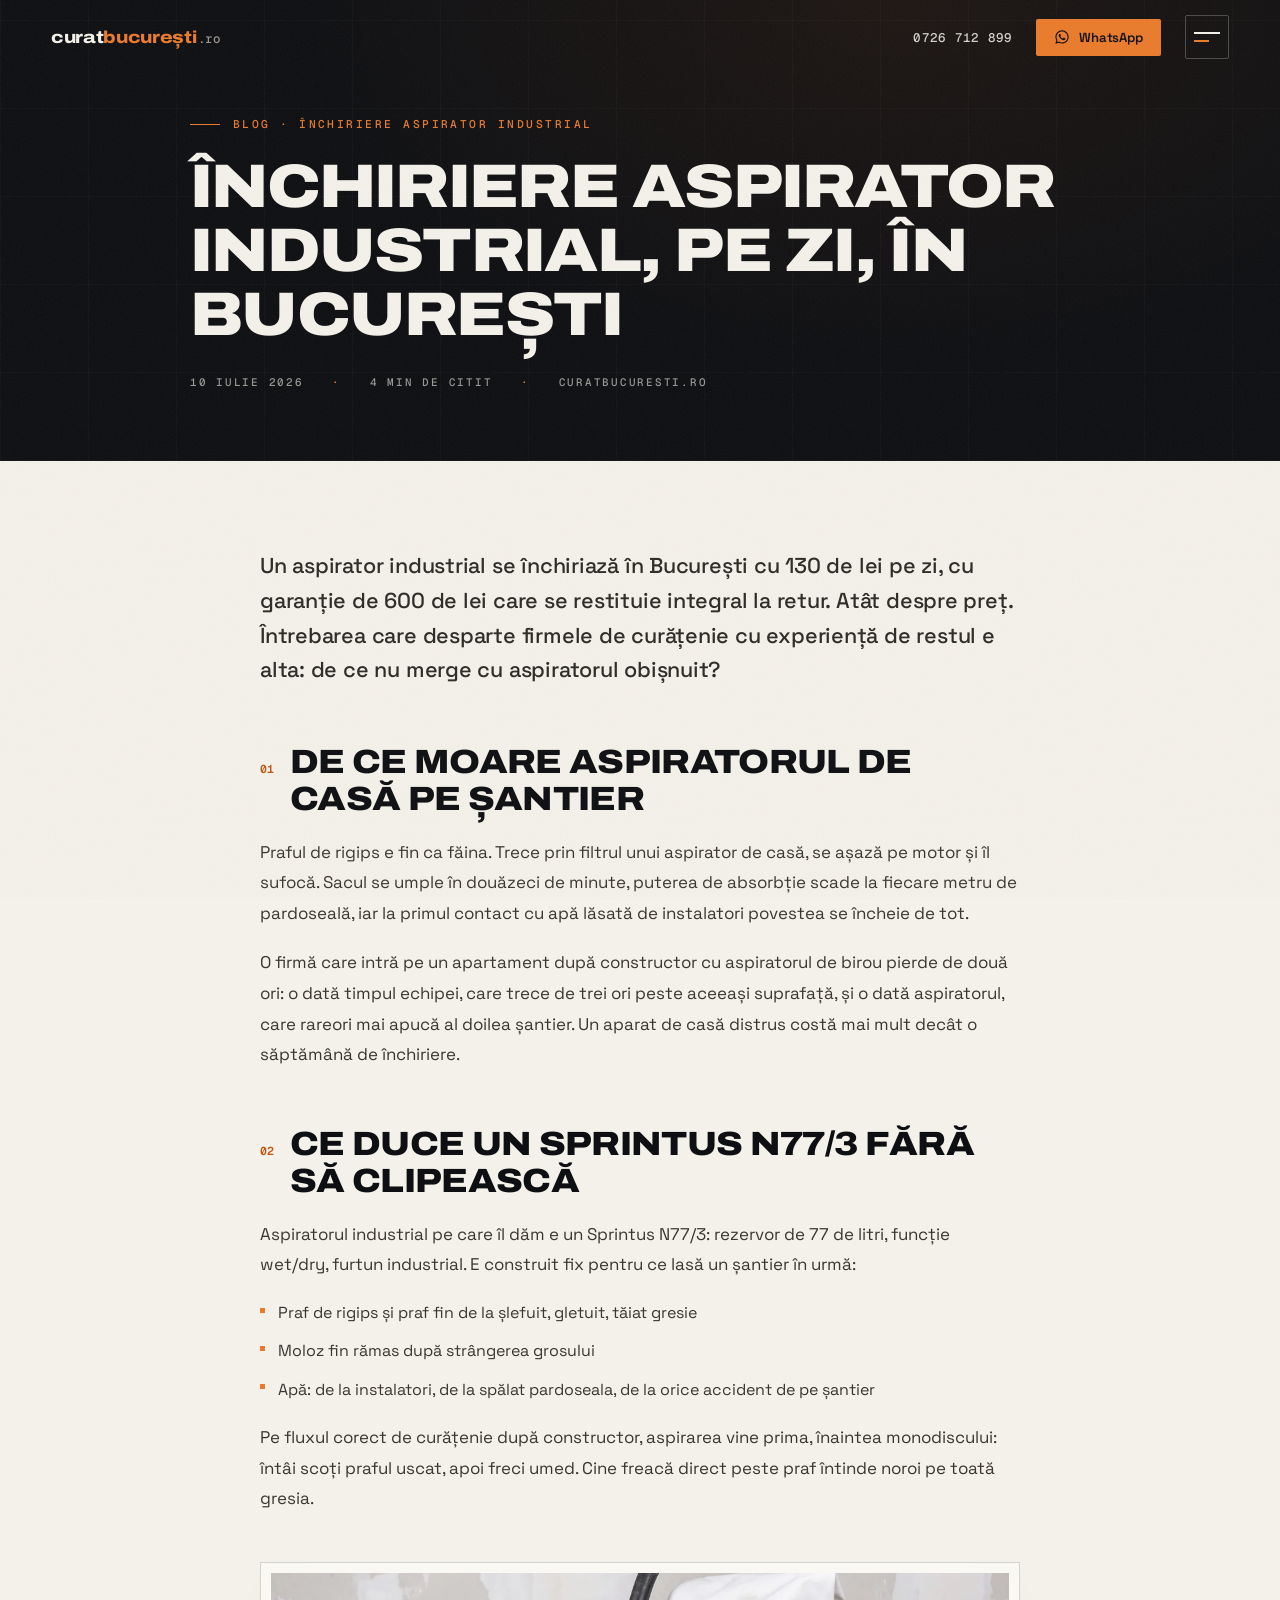
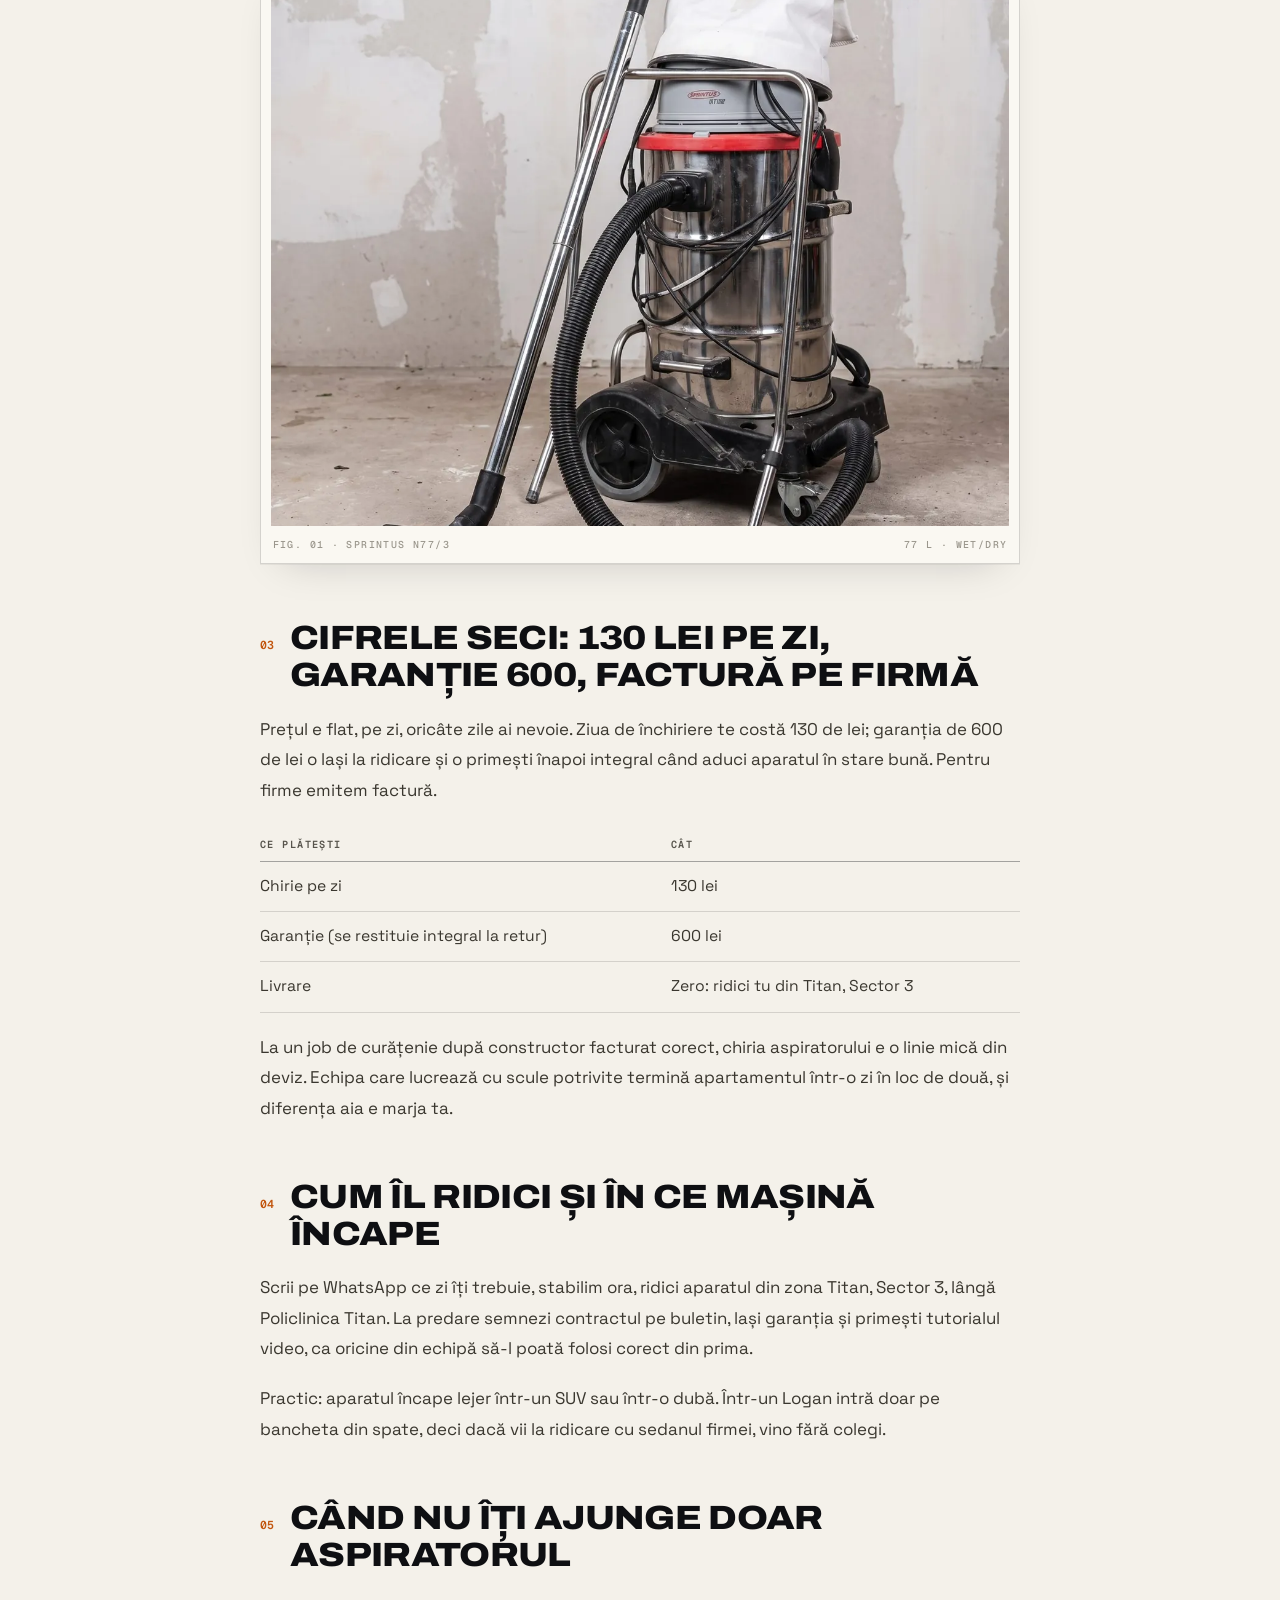
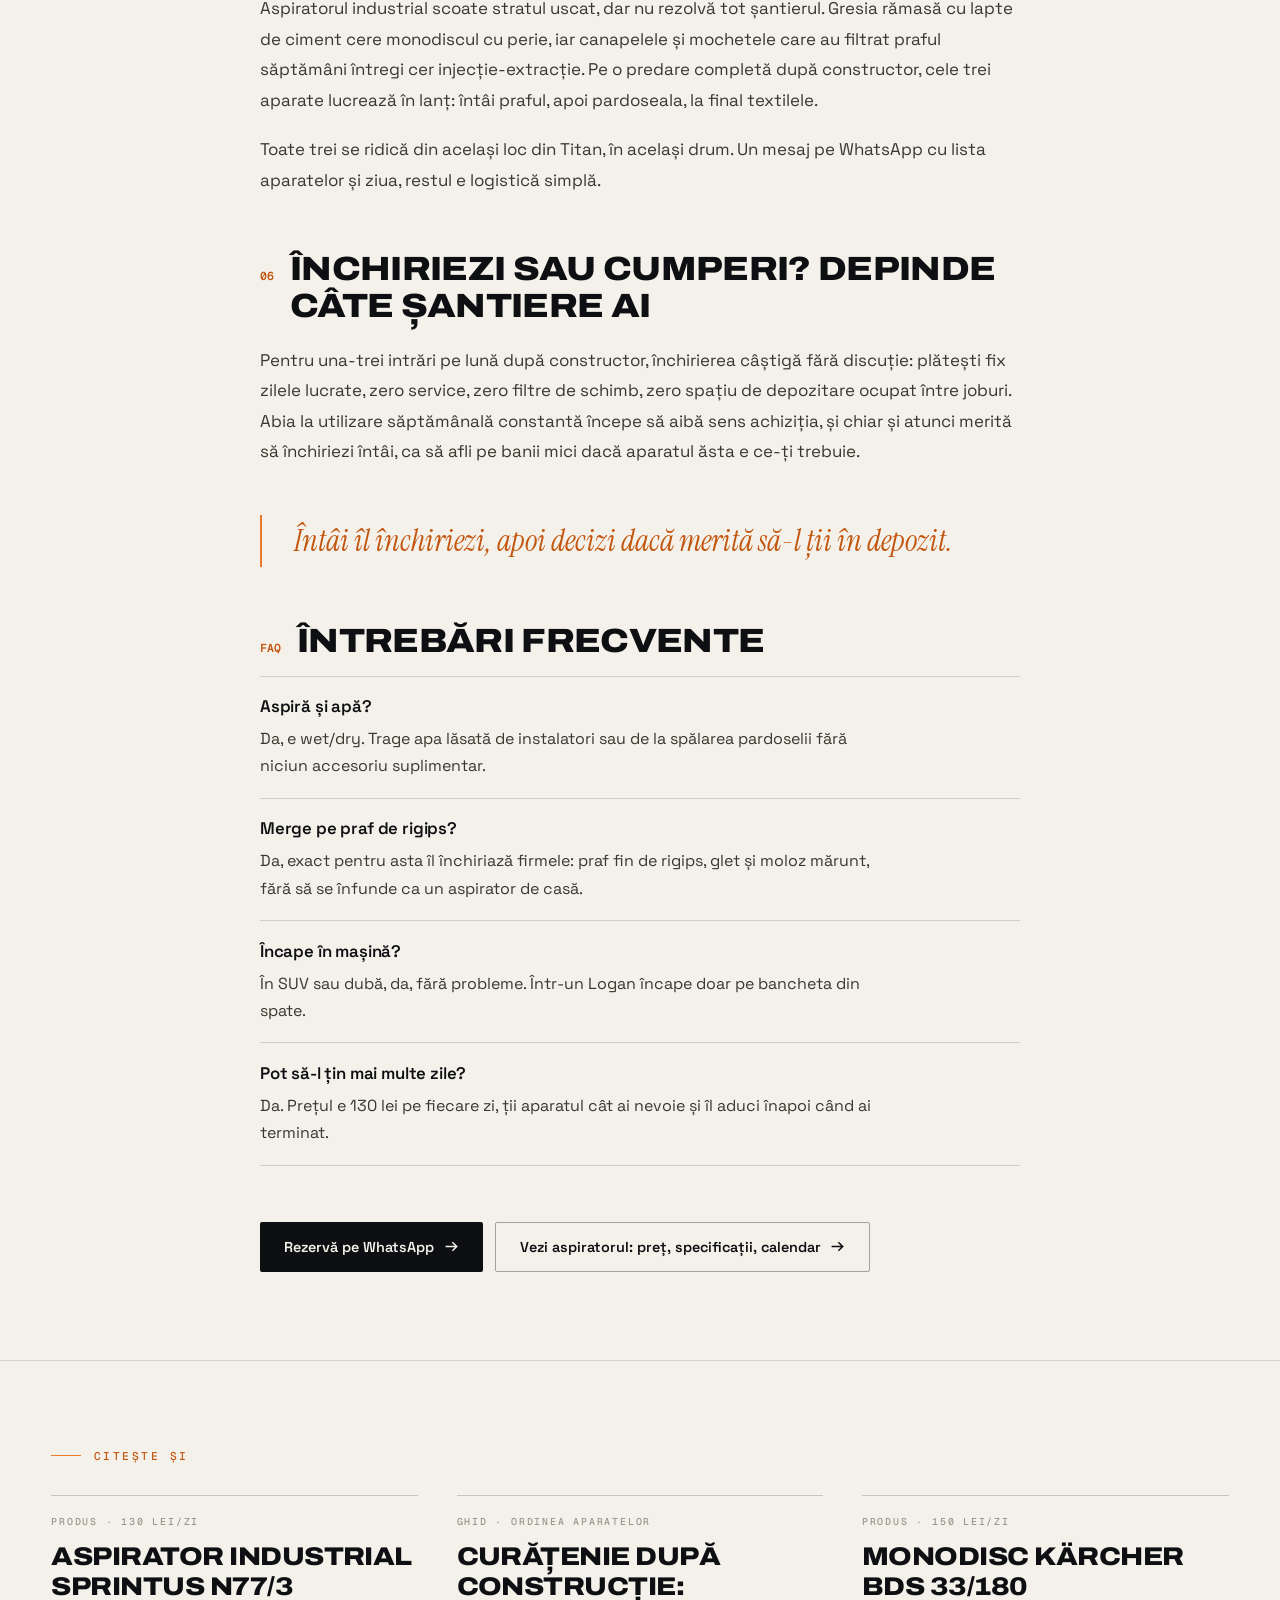
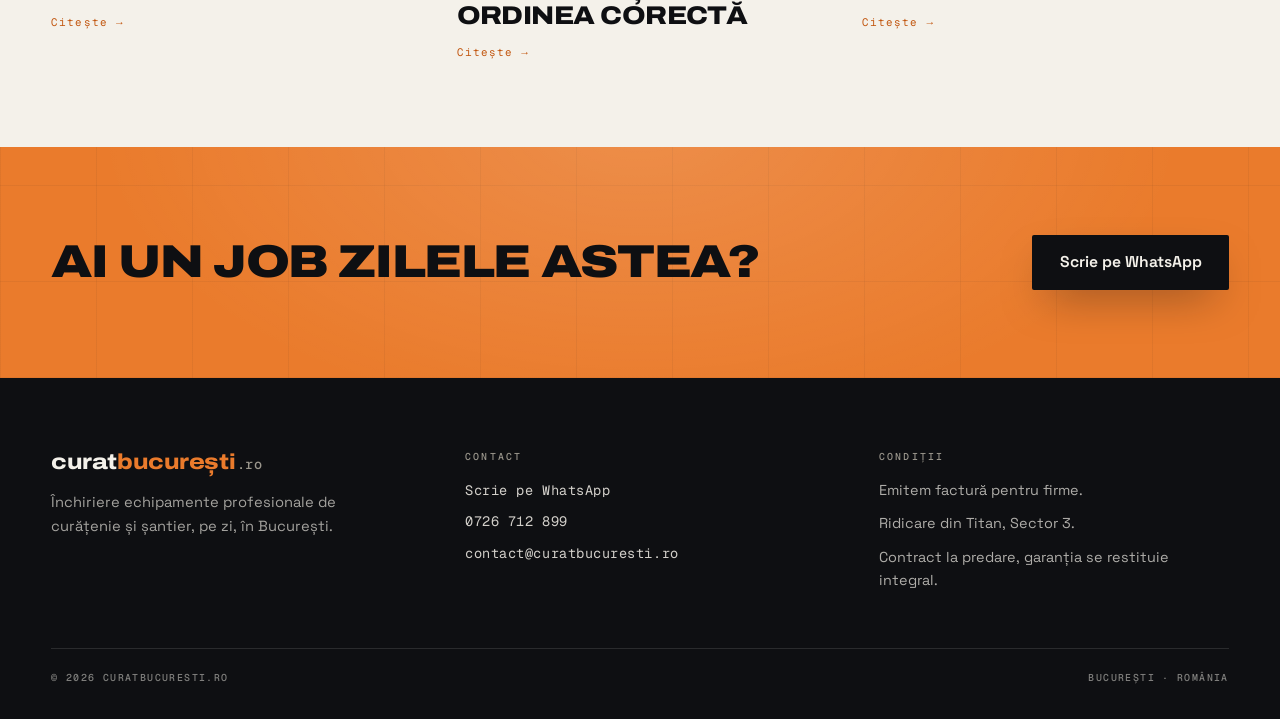
<file: blog/inchiriere-aspirator-industrial/index.html>
<!DOCTYPE html>
<html lang="ro">
<head>
<meta charset="utf-8">
<meta name="viewport" content="width=device-width, initial-scale=1">
<title>Închiriere aspirator industrial: preț pe zi + ghid 2026</title>
<meta name="description" content="Aspirator industrial de închiriat în București: 130 lei/zi, garanție 600 lei, ridicare din Titan. Ce duce pe șantier, în ce mașină încape, când îl alegi.">
<meta name="author" content="curatbucuresti.ro">
<meta name="robots" content="index,follow,max-image-preview:large,max-snippet:-1">
<meta name="geo.region" content="RO-B">
<meta name="geo.placename" content="București">
<link rel="canonical" href="https://curatbucuresti.ro/blog/inchiriere-aspirator-industrial/">
<meta property="og:type" content="article">
<meta property="og:locale" content="ro_RO">
<meta property="og:site_name" content="curatbucuresti.ro">
<meta property="og:title" content="Închiriere aspirator industrial: preț pe zi + ghid 2026">
<meta property="og:description" content="Aspirator industrial de închiriat în București: 130 lei/zi, garanție 600 lei, ridicare din Titan. Ce duce pe șantier, în ce mașină încape, când îl alegi.">
<meta property="og:url" content="https://curatbucuresti.ro/blog/inchiriere-aspirator-industrial/">
<meta property="og:image" content="https://curatbucuresti.ro/assets/og.png">
<meta property="og:image:width" content="1200">
<meta property="og:image:height" content="630">
<meta property="og:image:alt" content="Închiriere aspirator industrial: preț pe zi + ghid 2026">
<meta name="twitter:card" content="summary_large_image">
<meta name="twitter:title" content="Închiriere aspirator industrial: preț pe zi + ghid 2026">
<meta name="twitter:description" content="Aspirator industrial de închiriat în București: 130 lei/zi, garanție 600 lei, ridicare din Titan. Ce duce pe șantier, în ce mașină încape, când îl alegi.">
<meta name="twitter:image" content="https://curatbucuresti.ro/assets/og.png">
<meta name="description:llm" content="Închiriere aspirator industrial în București: Sprintus N77/3, 130 lei/zi, garanție 600 lei restituită integral, ridicare din Titan (Sector 3). Aspiră praf de rigips, moloz fin și apă (wet/dry), rezervor 77 L. Încape în SUV sau dubă, în Logan doar pe bancheta din spate. Factură pentru firme. Rezervare pe WhatsApp 0726 712 899.">
<style>html,body{height:100%;margin:0}#dc-root,#dc-root>.sc-host{height:100%}</style>
<link rel="icon" type="image/png" href="/assets/favicon.png" />
<link rel="stylesheet" href="/assets/fonts.css">
<style>
html{scroll-behavior:auto}
body{margin:0;background:#F4F1EA;color:#0E0F12;font-family:'Space Grotesk',sans-serif;-webkit-font-smoothing:antialiased;text-rendering:optimizeLegibility;overflow-x:clip}
h1,h2,h3,h4,p,ul,li,figure,figcaption,blockquote{margin:0;padding:0}
ul{list-style:none}
img{max-width:100%;display:block}
a{color:inherit;text-decoration:none}
a:hover{color:#C2560F}
button{font:inherit;background:none;border:0;cursor:pointer;color:inherit;text-align:left}
::selection{background:#EA7B2C;color:#0E0F12}
a:focus-visible,button:focus-visible{outline:2px solid #EA7B2C;outline-offset:3px}
[data-mobile-bar]{display:none}
@media(max-width:760px){
  [data-mob-hide]{display:none!important}
  [data-header]{gap:.7rem!important;padding-left:1.15rem!important;padding-right:1.15rem!important}
  [data-header]>a:first-of-type{font-size:.98rem!important}
  [data-header]>div{gap:.85rem!important}
  [data-header]>div>a[target="_blank"]{display:none!important}
}
@media(prefers-reduced-motion:reduce){
  *,*::before,*::after{animation-duration:.01ms!important;animation-iteration-count:1!important;transition-duration:.01ms!important}
}
</style>

<link rel="preload" as="font" type="font/woff2" href="/assets/fonts/archivo-k3kQo8UDI-1M0wlSfdnoLg.woff2" crossorigin>
<link rel="preload" as="font" type="font/woff2" href="/assets/fonts/archivo-k3kQo8UDI-1M0wlSfdfoLnnA.woff2" crossorigin>
</head>
<body>
<div id="dc-root"><main class="sc-host">
<div data-progress aria-hidden="true" style="position:fixed;top:0;left:0;right:0;height:2px;z-index:97;pointer-events:none"><span data-progress-bar style="display:block;height:100%;background:#EA7B2C;transform:scaleX(0);transform-origin:left"></span></div>
<div data-curtain aria-hidden="true" style="position:fixed;inset:0;z-index:98;background:#0E0F12;transform:translateY(101%);display:none;pointer-events:none"><span style="position:absolute;left:0;right:0;top:0;height:3px;background:#EA7B2C"></span></div>
<div data-preloader aria-hidden="true" style="position:fixed;inset:0;z-index:99;background:#0E0F12;display:none;align-items:center;justify-content:center;flex-direction:column;gap:1.3rem">
  <div style="overflow:hidden;padding-bottom:.1em"><div data-pre-word style="transform:translateY(112%);display:inline-flex;align-items:baseline;font-family:'Archivo',sans-serif;font-stretch:118%;font-weight:850;font-size:clamp(1.7rem,4.5vw,2.8rem);letter-spacing:-.02em;color:#F4F1EA">curat<span style="color:#EA7B2C">bucurești</span><span style="font-family:'Geist Mono',monospace;font-weight:500;font-size:1.05rem;color:#9A968C;margin-left:.15rem">.ro</span></div></div>
  <div style="width:min(260px,52vw);height:2px;background:rgba(244,241,234,.12);overflow:hidden"><div data-pre-line style="height:100%;background:#EA7B2C;transform:scaleX(0);transform-origin:left"></div></div>
  <div style="font-family:'Geist Mono',monospace;font-size:.6rem;font-weight:500;letter-spacing:.3em;text-transform:uppercase;color:rgba(244,241,234,.75)">Echipamente profesionale · Pe zi</div>
</div>
<div data-cursor-ring aria-hidden="true" style="position:fixed;top:0;left:0;z-index:96;width:34px;height:34px;margin:-17px 0 0 -17px;border:1.5px solid rgba(234,123,44,.9);border-radius:50%;pointer-events:none;opacity:0;background:transparent;transition:width .35s cubic-bezier(.16,1,.3,1),height .35s cubic-bezier(.16,1,.3,1),margin .35s cubic-bezier(.16,1,.3,1),background .3s,opacity .3s;will-change:transform"></div>
<div data-cursor-dot aria-hidden="true" style="position:fixed;top:0;left:0;z-index:96;width:5px;height:5px;margin:-2.5px 0 0 -2.5px;border-radius:50%;background:#EA7B2C;pointer-events:none;opacity:0;will-change:transform"></div>

<header data-header style="position:fixed;top:0;left:0;right:0;z-index:70;display:flex;align-items:center;justify-content:space-between;gap:1rem;padding:.95rem clamp(1.25rem,4vw,3.25rem);background:transparent;border-bottom:1px solid transparent;transform:translateY(0);transition:background .4s,border-color .4s,transform .45s cubic-bezier(.16,1,.3,1);will-change:transform">
  <a href="/" aria-label="curatbucuresti.ro" style="display:inline-flex;align-items:baseline;font-family:'Archivo',sans-serif;font-stretch:118%;font-weight:800;font-size:1.08rem;letter-spacing:-.02em;color:#F4F1EA">curat<span style="color:#EA7B2C">bucurești</span><span style="font-family:'Geist Mono',monospace;font-weight:500;font-size:.78rem;letter-spacing:.04em;color:#9A968C;margin-left:.1rem">.ro</span></a>
  <div style="display:flex;align-items:center;gap:1.5rem">
    <a data-mob-hide href="tel:+40726712899" style="font-family:'Geist Mono',monospace;font-size:.78rem;font-weight:500;letter-spacing:.1em;color:rgba(244,241,234,.85);transition:color .3s" style-hover="color:#EA7B2C">0726 712 899</a>
    <a href="https://wa.me/40726712899?text=Bun%C4%83%20ziua%2C%20vreau%20s%C4%83%20%C3%AEnchiriez%20%5Baparat%5D%20pe%20%5Bdat%C4%83%5D." target="_blank" rel="noopener" style="display:inline-flex;align-items:center;gap:.55rem;background:#EA7B2C;color:#0E0F12;font-weight:600;font-size:.82rem;letter-spacing:-.005em;padding:.62rem 1.1rem;border-radius:2px;transition:background .35s cubic-bezier(.16,1,.3,1),color .35s" style-hover="background:#F4F1EA;color:#0E0F12">
      <svg width="16" height="16" viewBox="0 0 24 24" fill="currentColor" aria-hidden="true"><path d="M12.04 2c-5.46 0-9.9 4.44-9.9 9.9 0 1.75.46 3.45 1.32 4.95L2 22l5.25-1.38c1.45.79 3.08 1.21 4.79 1.21h.01c5.46 0 9.9-4.44 9.9-9.9 0-2.65-1.03-5.14-2.9-7.01A9.82 9.82 0 0 0 12.04 2Zm0 18.15h-.01a8.2 8.2 0 0 1-4.19-1.15l-.3-.18-3.12.82.83-3.04-.2-.31a8.2 8.2 0 0 1-1.26-4.38c0-4.54 3.7-8.24 8.25-8.24 2.2 0 4.27.86 5.82 2.42a8.18 8.18 0 0 1 2.41 5.83c0 4.54-3.7 8.23-8.23 8.23Zm4.52-6.16c-.25-.12-1.47-.72-1.69-.81-.23-.08-.39-.12-.56.13-.17.25-.64.8-.78.97-.14.17-.29.19-.54.06-.25-.12-1.05-.39-2-1.23-.74-.66-1.23-1.47-1.38-1.72-.14-.25-.02-.38.11-.51.11-.11.25-.29.37-.43.12-.14.17-.25.25-.41.08-.17.04-.31-.02-.43-.06-.12-.56-1.34-.76-1.84-.2-.48-.41-.42-.56-.42h-.48c-.17 0-.43.06-.66.31-.22.25-.86.85-.86 2.07 0 1.22.89 2.4 1.01 2.56.12.17 1.75 2.67 4.23 3.74.59.26 1.05.41 1.41.52.59.19 1.13.16 1.56.1.48-.07 1.47-.6 1.67-1.18.21-.58.21-1.07.15-1.18-.06-.1-.23-.16-.48-.28Z"/></svg>
      WhatsApp
    </a>
    <button data-menu-toggle aria-label="Deschide meniul" style="display:inline-flex;flex-direction:column;justify-content:center;gap:6px;width:44px;height:44px;padding:0 8px;border:1px solid rgba(244,241,234,.25);border-radius:2px;transition:border-color .3s" style-hover="border-color:#EA7B2C">
      <span style="display:block;width:100%;height:2px;background:#F4F1EA"></span>
      <span style="display:block;width:60%;height:2px;background:#EA7B2C"></span>
    </button>
  </div>
</header>

<div data-menu-panel data-menu style="position:fixed;inset:0;z-index:86;background-color:#0E0F12;color:#F4F1EA;background-image:radial-gradient(1000px 600px at 80% 0%, rgba(234,123,44,.07), transparent 60%),repeating-linear-gradient(0deg, rgba(244,241,234,.025) 0px, rgba(244,241,234,.025) 1px, transparent 1px, transparent 88px),repeating-linear-gradient(90deg, rgba(244,241,234,.025) 0px, rgba(244,241,234,.025) 1px, transparent 1px, transparent 88px);opacity:0;visibility:hidden;transition:opacity .55s cubic-bezier(.16,1,.3,1),visibility .55s;overflow:auto;display:flex;flex-direction:column">
  <button data-menu-close aria-label="Închide meniul" style="position:absolute;top:.95rem;right:clamp(1.25rem,4vw,3.25rem);width:46px;height:46px;display:flex;align-items:center;justify-content:center;border:1px solid rgba(244,241,234,.25);border-radius:2px;color:#F4F1EA;transition:border-color .3s,color .3s,transform .4s cubic-bezier(.16,1,.3,1)" style-hover="border-color:#EA7B2C;color:#EA7B2C;transform:rotate(90deg)">
    <svg width="16" height="16" viewBox="0 0 16 16" fill="none" aria-hidden="true"><path d="M2 2l12 12M14 2L2 14" stroke="currentColor" stroke-width="1.6"/></svg>
  </button>
  <div style="max-width:1320px;width:100%;margin:0 auto;padding:6.5rem clamp(1.25rem,4vw,3.25rem) 2.5rem;display:flex;flex-direction:column;flex:1;min-height:0">
    <div data-menu-o style="font-family:'Geist Mono',monospace;font-size:.66rem;font-weight:500;letter-spacing:.24em;text-transform:uppercase;color:#EA7B2C;opacity:0;transition:opacity .5s .05s">Meniu · curatbucuresti.ro</div>
    <nav style="display:flex;flex-direction:column;margin-top:1.4rem">
      <a data-menu-t data-menu-o href="/" data-menu-close style="display:flex;align-items:baseline;gap:1.3rem;padding:1.15rem 0;border-bottom:1px solid rgba(244,241,234,.12);color:#F4F1EA;opacity:0;transform:translateY(30px);transition:opacity .6s cubic-bezier(.16,1,.3,1) .08s,transform .6s cubic-bezier(.16,1,.3,1) .08s,color .3s" style-hover="color:#EA7B2C">
        <span style="font-family:'Geist Mono',monospace;font-size:.68rem;font-weight:500;color:#9A968C">01</span>
        <span style="font-family:'Archivo',sans-serif;font-stretch:118%;font-weight:850;font-size:clamp(1.9rem,4.6vw,3.4rem);line-height:1;letter-spacing:-.03em;text-transform:uppercase">Acasă</span>
        <em data-mob-hide style="margin-left:auto;font-family:'Instrument Serif',serif;font-style:italic;font-weight:400;font-size:1rem;color:rgba(244,241,234,.5)">landing</em>
      </a>
      <a data-menu-t data-menu-o href="/monodisc.html" data-menu-close style="display:flex;align-items:baseline;gap:1.3rem;padding:1.15rem 0;border-bottom:1px solid rgba(244,241,234,.12);color:#F4F1EA;opacity:0;transform:translateY(30px);transition:opacity .6s cubic-bezier(.16,1,.3,1) .14s,transform .6s cubic-bezier(.16,1,.3,1) .14s,color .3s" style-hover="color:#EA7B2C">
        <span style="font-family:'Geist Mono',monospace;font-size:.68rem;font-weight:500;color:#9A968C">02</span>
        <span style="font-family:'Archivo',sans-serif;font-stretch:118%;font-weight:850;font-size:clamp(1.9rem,4.6vw,3.4rem);line-height:1;letter-spacing:-.03em;text-transform:uppercase">Monodisc</span>
        <em style="margin-left:auto;font-family:'Geist Mono',monospace;font-style:normal;font-weight:500;font-size:.82rem;letter-spacing:.08em;color:#EA7B2C;white-space:nowrap">150 lei/zi</em>
      </a>
      <a data-menu-t data-menu-o href="/aspirator-industrial.html" data-menu-close style="display:flex;align-items:baseline;gap:1.3rem;padding:1.15rem 0;border-bottom:1px solid rgba(244,241,234,.12);color:#F4F1EA;opacity:0;transform:translateY(30px);transition:opacity .6s cubic-bezier(.16,1,.3,1) .18s,transform .6s cubic-bezier(.16,1,.3,1) .18s,color .3s" style-hover="color:#EA7B2C">
        <span style="font-family:'Geist Mono',monospace;font-size:.68rem;font-weight:500;color:#9A968C">03</span>
        <span style="font-family:'Archivo',sans-serif;font-stretch:118%;font-weight:850;font-size:clamp(1.9rem,4.6vw,3.4rem);line-height:1;letter-spacing:-.03em;text-transform:uppercase">Aspirator</span>
        <em style="margin-left:auto;font-family:'Geist Mono',monospace;font-style:normal;font-weight:500;font-size:.82rem;letter-spacing:.08em;color:#EA7B2C;white-space:nowrap">130 lei/zi</em>
      </a>
      <a data-menu-t data-menu-o href="/puzzi.html" data-menu-close style="display:flex;align-items:baseline;gap:1.3rem;padding:1.15rem 0;border-bottom:1px solid rgba(244,241,234,.12);color:#F4F1EA;opacity:0;transform:translateY(30px);transition:opacity .6s cubic-bezier(.16,1,.3,1) .22s,transform .6s cubic-bezier(.16,1,.3,1) .22s,color .3s" style-hover="color:#EA7B2C">
        <span style="font-family:'Geist Mono',monospace;font-size:.68rem;font-weight:500;color:#9A968C">04</span>
        <span style="font-family:'Archivo',sans-serif;font-stretch:118%;font-weight:850;font-size:clamp(1.9rem,4.6vw,3.4rem);line-height:1;letter-spacing:-.03em;text-transform:uppercase">Puzzi 10/1</span>
        <em style="margin-left:auto;font-family:'Geist Mono',monospace;font-style:normal;font-weight:500;font-size:.82rem;letter-spacing:.08em;color:#EA7B2C;white-space:nowrap">100 lei/zi</em>
      </a>
      <a data-menu-t data-menu-o href="/blog.html" data-menu-close style="display:flex;align-items:baseline;gap:1.3rem;padding:1.15rem 0;border-bottom:1px solid rgba(244,241,234,.12);color:#EA7B2C;opacity:0;transform:translateY(30px);transition:opacity .6s cubic-bezier(.16,1,.3,1) .24s,transform .6s cubic-bezier(.16,1,.3,1) .24s,color .3s" style-hover="color:#F4F1EA">
        <span style="font-family:'Geist Mono',monospace;font-size:.68rem;font-weight:500;color:#9A968C">05</span>
        <span style="font-family:'Archivo',sans-serif;font-stretch:118%;font-weight:850;font-size:clamp(1.9rem,4.6vw,3.4rem);line-height:1;letter-spacing:-.03em;text-transform:uppercase">Blog</span>
        <em data-mob-hide style="margin-left:auto;font-family:'Instrument Serif',serif;font-style:italic;font-weight:400;font-size:1rem;color:rgba(244,241,234,.5)">ești aici</em>
      </a>
      <a data-menu-t data-menu-o href="https://wa.me/40726712899?text=Bun%C4%83%20ziua%2C%20vreau%20s%C4%83%20%C3%AEnchiriez%20%5Baparat%5D%20pe%20%5Bdat%C4%83%5D." target="_blank" rel="noopener" data-menu-close style="display:flex;align-items:baseline;gap:1.3rem;padding:1.15rem 0;border-bottom:1px solid rgba(244,241,234,.12);color:#F4F1EA;opacity:0;transform:translateY(30px);transition:opacity .6s cubic-bezier(.16,1,.3,1) .32s,transform .6s cubic-bezier(.16,1,.3,1) .32s,color .3s" style-hover="color:#EA7B2C">
        <span style="font-family:'Geist Mono',monospace;font-size:.68rem;font-weight:500;color:#9A968C">06</span>
        <span style="font-family:'Archivo',sans-serif;font-stretch:118%;font-weight:850;font-size:clamp(1.9rem,4.6vw,3.4rem);line-height:1;letter-spacing:-.03em;text-transform:uppercase">Contact</span>
        <em data-mob-hide style="margin-left:auto;font-family:'Instrument Serif',serif;font-style:italic;font-weight:400;font-size:1rem;color:rgba(244,241,234,.5)">whatsapp</em>
      </a>
    </nav>
    <div data-menu-t data-menu-o style="margin-top:auto;display:flex;flex-wrap:wrap;gap:1rem 3rem;justify-content:space-between;align-items:baseline;padding-top:2.5rem;opacity:0;transform:translateY(30px);transition:opacity .6s cubic-bezier(.16,1,.3,1) .4s,transform .6s cubic-bezier(.16,1,.3,1) .4s">
      <div style="display:flex;flex-wrap:wrap;gap:1rem 2rem">
        <a href="tel:+40726712899" style="font-family:'Geist Mono',monospace;font-size:.85rem;letter-spacing:.06em;color:rgba(244,241,234,.85);transition:color .3s" style-hover="color:#EA7B2C">0726 712 899</a>
        <a href="mailto:contact@curatbucuresti.ro" style="font-family:'Geist Mono',monospace;font-size:.85rem;letter-spacing:.06em;color:rgba(244,241,234,.85);transition:color .3s" style-hover="color:#EA7B2C">contact@curatbucuresti.ro</a>
      </div>
      <span style="font-family:'Geist Mono',monospace;font-size:.66rem;font-weight:500;letter-spacing:.18em;text-transform:uppercase;color:rgba(244,241,234,.5)">Titan · Sector 3 · Pe zi · Factură</span>
    </div>
  </div>
</div>

<section data-screen-label="Articol hero" style="position:relative;background-color:#0E0F12;color:#F4F1EA;background-image:radial-gradient(1000px 600px at 70% 0%, rgba(234,123,44,.07), transparent 60%),repeating-linear-gradient(0deg, rgba(244,241,234,.025) 0px, rgba(244,241,234,.025) 1px, transparent 1px, transparent 88px),repeating-linear-gradient(90deg, rgba(244,241,234,.025) 0px, rgba(244,241,234,.025) 1px, transparent 1px, transparent 88px);overflow:hidden">
  <div style="max-width:900px;margin:0 auto;padding:clamp(6.5rem,13vh,8.5rem) clamp(1.25rem,4vw,3.25rem) clamp(3rem,6vw,4.5rem)">
    <div style="display:flex;align-items:center;gap:.8rem;font-family:'Geist Mono',monospace;font-size:.7rem;font-weight:500;letter-spacing:.22em;text-transform:uppercase;color:#EA7B2C">
      <span style="display:inline-block;width:30px;height:1px;background:#EA7B2C"></span>
      <span data-scramble>Blog · Închiriere aspirator industrial</span>
    </div>
    <h1 style="margin-top:1.5rem;font-family:'Archivo',sans-serif;font-stretch:116%;font-weight:860;font-size:clamp(1.9rem,4.8vw,4rem);line-height:1.04;letter-spacing:-.028em;text-transform:uppercase">Închiriere aspirator industrial, pe zi, în București</h1>
    <div style="display:flex;flex-wrap:wrap;gap:.6rem 1.8rem;margin-top:1.8rem;font-family:'Geist Mono',monospace;font-size:.68rem;font-weight:500;letter-spacing:.16em;text-transform:uppercase;color:rgba(244,241,234,.6)">
      <span>10 Iulie 2026</span>
      <span aria-hidden="true" style="color:#EA7B2C">·</span>
      <span>4 min de citit</span>
      <span aria-hidden="true" style="color:#EA7B2C">·</span>
      <span>curatbucuresti.ro</span>
    </div>
  </div>
</section>

<article data-screen-label="Articol corp" style="background:#F4F1EA;color:#0E0F12">
  <div style="max-width:760px;margin:0 auto;padding:clamp(3.5rem,7vw,5.5rem) clamp(1.25rem,4vw,3.25rem)">
<p data-reveal style="font-size:clamp(1.15rem,1.8vw,1.35rem);line-height:1.6;letter-spacing:-.01em;font-weight:500;color:#2E2B25">Un aspirator industrial se închiriază în București cu 130 de lei pe zi, cu garanție de 600 de lei care se restituie integral la retur. Atât despre preț. Întrebarea care desparte firmele de curățenie cu experiență de restul e alta: de ce nu merge cu aspiratorul obișnuit?</p><div data-reveal style="display:flex;align-items:baseline;gap:1rem;margin-top:clamp(2.5rem,5vw,3.5rem)"><span style="font-family:'Geist Mono',monospace;font-size:.72rem;font-weight:600;color:#C2560F">01</span><h2 style="font-family:'Archivo',sans-serif;font-stretch:114%;font-weight:830;font-size:clamp(1.5rem,2.8vw,2.1rem);line-height:1.1;letter-spacing:-.02em;text-transform:uppercase">De ce moare aspiratorul de casă pe șantier</h2></div><p data-reveal style="margin-top:1.2rem;font-size:1.06rem;line-height:1.8;color:#3A372F">Praful de rigips e fin ca făina. Trece prin filtrul unui aspirator de casă, se așază pe motor și îl sufocă. Sacul se umple în douăzeci de minute, puterea de absorbție scade la fiecare metru de pardoseală, iar la primul contact cu apă lăsată de instalatori povestea se încheie de tot.</p><p data-reveal style="margin-top:1.2rem;font-size:1.06rem;line-height:1.8;color:#3A372F">O firmă care intră pe un apartament după constructor cu aspiratorul de birou pierde de două ori: o dată timpul echipei, care trece de trei ori peste aceeași suprafață, și o dată aspiratorul, care rareori mai apucă al doilea șantier. Un aparat de casă distrus costă mai mult decât o săptămână de închiriere.</p><div data-reveal style="display:flex;align-items:baseline;gap:1rem;margin-top:clamp(2.5rem,5vw,3.5rem)"><span style="font-family:'Geist Mono',monospace;font-size:.72rem;font-weight:600;color:#C2560F">02</span><h2 style="font-family:'Archivo',sans-serif;font-stretch:114%;font-weight:830;font-size:clamp(1.5rem,2.8vw,2.1rem);line-height:1.1;letter-spacing:-.02em;text-transform:uppercase">Ce duce un Sprintus N77/3 fără să clipească</h2></div><p data-reveal style="margin-top:1.2rem;font-size:1.06rem;line-height:1.8;color:#3A372F">Aspiratorul industrial pe care îl dăm e un Sprintus N77/3: rezervor de 77 de litri, funcție wet/dry, furtun industrial. E construit fix pentru ce lasă un șantier în urmă:</p><ul data-reveal style="margin-top:1.2rem;display:flex;flex-direction:column;gap:.7rem"><li style="display:flex;gap:.8rem;align-items:flex-start;font-size:1rem;line-height:1.7;color:#3A372F"><span aria-hidden="true" style="flex:none;width:5px;height:5px;background:#EA7B2C;margin-top:.55em"></span>Praf de rigips și praf fin de la șlefuit, gletuit, tăiat gresie</li><li style="display:flex;gap:.8rem;align-items:flex-start;font-size:1rem;line-height:1.7;color:#3A372F"><span aria-hidden="true" style="flex:none;width:5px;height:5px;background:#EA7B2C;margin-top:.55em"></span>Moloz fin rămas după strângerea grosului</li><li style="display:flex;gap:.8rem;align-items:flex-start;font-size:1rem;line-height:1.7;color:#3A372F"><span aria-hidden="true" style="flex:none;width:5px;height:5px;background:#EA7B2C;margin-top:.55em"></span>Apă: de la instalatori, de la spălat pardoseala, de la orice accident de pe șantier</li></ul><p data-reveal style="margin-top:1.2rem;font-size:1.06rem;line-height:1.8;color:#3A372F">Pe fluxul corect de curățenie după constructor, aspirarea vine prima, înaintea monodiscului: întâi scoți praful uscat, apoi freci umed. Cine freacă direct peste praf întinde noroi pe toată gresia.</p><figure data-reveal style="margin-top:clamp(2rem,4vw,3rem);border:1px solid rgba(14,15,18,.16);background:#FAF8F2;padding:10px;box-shadow:0 1px 0 rgba(14,15,18,.05),0 18px 40px -24px rgba(14,15,18,.22)"><div style="position:relative;aspect-ratio:4/3;overflow:hidden"><img src="/images/aspirator-furtun.webp" alt="Aspirator industrial Sprintus N77/3 cu furtun industrial, închiriat pentru șantier în București" loading="lazy" decoding="async" style="position:absolute;inset:0;width:100%;height:100%;object-fit:cover;display:block"></div><figcaption style="display:flex;justify-content:space-between;gap:1rem;padding:.75rem .1rem .15rem;font-family:'Geist Mono',monospace;font-size:.62rem;font-weight:500;letter-spacing:.14em;text-transform:uppercase;color:#9A968C"><span>Fig. 01 · Sprintus N77/3</span><span>77 L · Wet/Dry</span></figcaption></figure><div data-reveal style="display:flex;align-items:baseline;gap:1rem;margin-top:clamp(2.5rem,5vw,3.5rem)"><span style="font-family:'Geist Mono',monospace;font-size:.72rem;font-weight:600;color:#C2560F">03</span><h2 style="font-family:'Archivo',sans-serif;font-stretch:114%;font-weight:830;font-size:clamp(1.5rem,2.8vw,2.1rem);line-height:1.1;letter-spacing:-.02em;text-transform:uppercase">Cifrele seci: 130 lei pe zi, garanție 600, factură pe firmă</h2></div><p data-reveal style="margin-top:1.2rem;font-size:1.06rem;line-height:1.8;color:#3A372F">Prețul e flat, pe zi, oricâte zile ai nevoie. Ziua de închiriere te costă 130 de lei; garanția de 600 de lei o lași la ridicare și o primești înapoi integral când aduci aparatul în stare bună. Pentru firme emitem factură.</p><div data-reveal style="margin-top:1.4rem;overflow-x:auto"><table style="width:100%;border-collapse:collapse;min-width:min(100%,460px)"><thead><tr><th style="text-align:left;font-family:'Geist Mono',monospace;font-size:.64rem;font-weight:600;letter-spacing:.14em;text-transform:uppercase;color:#57544C;padding:.65rem .9rem .65rem 0;border-bottom:1px solid rgba(14,15,18,.35)">Ce plătești</th><th style="text-align:left;font-family:'Geist Mono',monospace;font-size:.64rem;font-weight:600;letter-spacing:.14em;text-transform:uppercase;color:#57544C;padding:.65rem .9rem .65rem 0;border-bottom:1px solid rgba(14,15,18,.35)">Cât</th></tr></thead><tbody><tr><td style="font-size:.98rem;line-height:1.6;color:#3A372F;padding:.75rem .9rem .75rem 0;border-bottom:1px solid rgba(14,15,18,.14);vertical-align:top">Chirie pe zi</td><td style="font-size:.98rem;line-height:1.6;color:#3A372F;padding:.75rem .9rem .75rem 0;border-bottom:1px solid rgba(14,15,18,.14);vertical-align:top">130 lei</td></tr><tr><td style="font-size:.98rem;line-height:1.6;color:#3A372F;padding:.75rem .9rem .75rem 0;border-bottom:1px solid rgba(14,15,18,.14);vertical-align:top">Garanție (se restituie integral la retur)</td><td style="font-size:.98rem;line-height:1.6;color:#3A372F;padding:.75rem .9rem .75rem 0;border-bottom:1px solid rgba(14,15,18,.14);vertical-align:top">600 lei</td></tr><tr><td style="font-size:.98rem;line-height:1.6;color:#3A372F;padding:.75rem .9rem .75rem 0;border-bottom:1px solid rgba(14,15,18,.14);vertical-align:top">Livrare</td><td style="font-size:.98rem;line-height:1.6;color:#3A372F;padding:.75rem .9rem .75rem 0;border-bottom:1px solid rgba(14,15,18,.14);vertical-align:top">Zero: ridici tu din Titan, Sector 3</td></tr></tbody></table></div><p data-reveal style="margin-top:1.2rem;font-size:1.06rem;line-height:1.8;color:#3A372F">La un job de curățenie după constructor facturat corect, chiria aspiratorului e o linie mică din deviz. Echipa care lucrează cu scule potrivite termină apartamentul într-o zi în loc de două, și diferența aia e marja ta.</p><div data-reveal style="display:flex;align-items:baseline;gap:1rem;margin-top:clamp(2.5rem,5vw,3.5rem)"><span style="font-family:'Geist Mono',monospace;font-size:.72rem;font-weight:600;color:#C2560F">04</span><h2 style="font-family:'Archivo',sans-serif;font-stretch:114%;font-weight:830;font-size:clamp(1.5rem,2.8vw,2.1rem);line-height:1.1;letter-spacing:-.02em;text-transform:uppercase">Cum îl ridici și în ce mașină încape</h2></div><p data-reveal style="margin-top:1.2rem;font-size:1.06rem;line-height:1.8;color:#3A372F">Scrii pe WhatsApp ce zi îți trebuie, stabilim ora, ridici aparatul din zona Titan, Sector 3, lângă Policlinica Titan. La predare semnezi contractul pe buletin, lași garanția și primești tutorialul video, ca oricine din echipă să-l poată folosi corect din prima.</p><p data-reveal style="margin-top:1.2rem;font-size:1.06rem;line-height:1.8;color:#3A372F">Practic: aparatul încape lejer într-un SUV sau într-o dubă. Într-un Logan intră doar pe bancheta din spate, deci dacă vii la ridicare cu sedanul firmei, vino fără colegi.</p><div data-reveal style="display:flex;align-items:baseline;gap:1rem;margin-top:clamp(2.5rem,5vw,3.5rem)"><span style="font-family:'Geist Mono',monospace;font-size:.72rem;font-weight:600;color:#C2560F">05</span><h2 style="font-family:'Archivo',sans-serif;font-stretch:114%;font-weight:830;font-size:clamp(1.5rem,2.8vw,2.1rem);line-height:1.1;letter-spacing:-.02em;text-transform:uppercase">Când nu îți ajunge doar aspiratorul</h2></div><p data-reveal style="margin-top:1.2rem;font-size:1.06rem;line-height:1.8;color:#3A372F">Aspiratorul industrial scoate stratul uscat, dar nu rezolvă tot șantierul. Gresia rămasă cu lapte de ciment cere monodiscul cu perie, iar canapelele și mochetele care au filtrat praful săptămâni întregi cer injecție-extracție. Pe o predare completă după constructor, cele trei aparate lucrează în lanț: întâi praful, apoi pardoseala, la final textilele.</p><p data-reveal style="margin-top:1.2rem;font-size:1.06rem;line-height:1.8;color:#3A372F">Toate trei se ridică din același loc din Titan, în același drum. Un mesaj pe WhatsApp cu lista aparatelor și ziua, restul e logistică simplă.</p><div data-reveal style="display:flex;align-items:baseline;gap:1rem;margin-top:clamp(2.5rem,5vw,3.5rem)"><span style="font-family:'Geist Mono',monospace;font-size:.72rem;font-weight:600;color:#C2560F">06</span><h2 style="font-family:'Archivo',sans-serif;font-stretch:114%;font-weight:830;font-size:clamp(1.5rem,2.8vw,2.1rem);line-height:1.1;letter-spacing:-.02em;text-transform:uppercase">Închiriezi sau cumperi? Depinde câte șantiere ai</h2></div><p data-reveal style="margin-top:1.2rem;font-size:1.06rem;line-height:1.8;color:#3A372F">Pentru una-trei intrări pe lună după constructor, închirierea câștigă fără discuție: plătești fix zilele lucrate, zero service, zero filtre de schimb, zero spațiu de depozitare ocupat între joburi. Abia la utilizare săptămânală constantă începe să aibă sens achiziția, și chiar și atunci merită să închiriezi întâi, ca să afli pe banii mici dacă aparatul ăsta e ce-ți trebuie.</p><blockquote data-reveal style="margin-top:clamp(2rem,4vw,3rem);border-left:2px solid #EA7B2C;padding:.4rem 0 .4rem clamp(1.2rem,3vw,2rem)"><p style="font-family:'Instrument Serif',serif;font-style:italic;font-weight:400;font-size:clamp(1.4rem,2.8vw,1.9rem);line-height:1.3;color:#C2560F">Întâi îl închiriezi, apoi decizi dacă merită să-l ții în depozit.</p></blockquote><div data-reveal style="display:flex;align-items:baseline;gap:1rem;margin-top:clamp(2.5rem,5vw,3.5rem)"><span style="font-family:'Geist Mono',monospace;font-size:.72rem;font-weight:600;color:#C2560F">FAQ</span><h2 style="font-family:'Archivo',sans-serif;font-stretch:114%;font-weight:830;font-size:clamp(1.5rem,2.8vw,2.1rem);line-height:1.1;letter-spacing:-.02em;text-transform:uppercase">Întrebări frecvente</h2></div><div data-reveal style="margin-top:1rem;border-top:1px solid rgba(14,15,18,.16)"><div style="border-bottom:1px solid rgba(14,15,18,.16);padding:1.15rem 0"><p style="font-weight:600;font-size:1.05rem;letter-spacing:-.01em;color:#0E0F12">Aspiră și apă?</p><p style="margin-top:.5rem;font-size:1rem;line-height:1.7;color:#3A372F;max-width:62ch">Da, e wet/dry. Trage apa lăsată de instalatori sau de la spălarea pardoselii fără niciun accesoriu suplimentar.</p></div><div style="border-bottom:1px solid rgba(14,15,18,.16);padding:1.15rem 0"><p style="font-weight:600;font-size:1.05rem;letter-spacing:-.01em;color:#0E0F12">Merge pe praf de rigips?</p><p style="margin-top:.5rem;font-size:1rem;line-height:1.7;color:#3A372F;max-width:62ch">Da, exact pentru asta îl închiriază firmele: praf fin de rigips, glet și moloz mărunt, fără să se înfunde ca un aspirator de casă.</p></div><div style="border-bottom:1px solid rgba(14,15,18,.16);padding:1.15rem 0"><p style="font-weight:600;font-size:1.05rem;letter-spacing:-.01em;color:#0E0F12">Încape în mașină?</p><p style="margin-top:.5rem;font-size:1rem;line-height:1.7;color:#3A372F;max-width:62ch">În SUV sau dubă, da, fără probleme. Într-un Logan încape doar pe bancheta din spate.</p></div><div style="border-bottom:1px solid rgba(14,15,18,.16);padding:1.15rem 0"><p style="font-weight:600;font-size:1.05rem;letter-spacing:-.01em;color:#0E0F12">Pot să-l țin mai multe zile?</p><p style="margin-top:.5rem;font-size:1rem;line-height:1.7;color:#3A372F;max-width:62ch">Da. Prețul e 130 lei pe fiecare zi, ții aparatul cât ai nevoie și îl aduci înapoi când ai terminat.</p></div></div><div data-reveal style="display:flex;flex-wrap:wrap;align-items:center;gap:.75rem;margin-top:clamp(2.5rem,5vw,3.5rem)"><a href="https://wa.me/40726712899?text=Bun%C4%83%20ziua%2C%20vreau%20s%C4%83%20%C3%AEnchiriez%20aspiratorul%20industrial%20Sprintus%20N77/3%20pe%20%5Bdat%C4%83%5D." target="_blank" rel="noopener" style="display:inline-flex;align-items:center;gap:.6rem;background:#0E0F12;color:#F4F1EA;font-weight:600;font-size:.9rem;padding:1rem 1.5rem;border-radius:2px;transition:background .35s cubic-bezier(.16,1,.3,1),color .35s" style-hover="background:#EA7B2C;color:#0E0F12">Rezervă pe WhatsApp<svg width="15" height="15" viewBox="0 0 16 16" fill="none" aria-hidden="true"><path d="M2.5 8h11M9.5 4l4 4-4 4" stroke="currentColor" stroke-width="1.6" stroke-linecap="square"/></svg></a><a href="/aspirator-industrial.html" style="display:inline-flex;align-items:center;gap:.6rem;border:1px solid rgba(14,15,18,.35);color:#0E0F12;font-weight:600;font-size:.9rem;padding:calc(1rem - 1px) 1.5rem;border-radius:2px;transition:border-color .35s,background .35s" style-hover="border-color:#0E0F12;background:rgba(14,15,18,.06)">Vezi aspiratorul: preț, specificații, calendar<svg width="15" height="15" viewBox="0 0 16 16" fill="none" aria-hidden="true"><path d="M2.5 8h11M9.5 4l4 4-4 4" stroke="currentColor" stroke-width="1.6" stroke-linecap="square"/></svg></a></div>
  </div>
</article>

<section data-screen-label="Citeste si" style="background:#F4F1EA;color:#0E0F12;border-top:1px solid rgba(14,15,18,.14)">
  <div style="max-width:1320px;margin:0 auto;padding:clamp(3.5rem,7vw,5.5rem) clamp(1.25rem,4vw,3.25rem)">
    <div data-reveal style="display:flex;align-items:center;gap:.8rem;font-family:'Geist Mono',monospace;font-size:.7rem;font-weight:500;letter-spacing:.22em;text-transform:uppercase;color:#C2560F"><span style="display:inline-block;width:30px;height:1px;background:#EA7B2C"></span><span data-scramble>Citește și</span></div>
    <div style="display:grid;grid-template-columns:repeat(auto-fit,minmax(min(100%,320px),1fr));gap:clamp(1.5rem,3vw,2.5rem);margin-top:2rem"><a data-reveal href="/aspirator-industrial.html" style="display:flex;flex-direction:column;gap:.9rem;border-top:1px solid rgba(14,15,18,.2);padding-top:1.2rem;transition:color .3s" style-hover="color:#C2560F"><span style="font-family:'Geist Mono',monospace;font-size:.62rem;font-weight:500;letter-spacing:.18em;text-transform:uppercase;color:#9A968C">Produs · 130 lei/zi</span><span style="font-family:'Archivo',sans-serif;font-stretch:114%;font-weight:820;font-size:clamp(1.2rem,2.2vw,1.6rem);line-height:1.15;letter-spacing:-.02em;text-transform:uppercase">Aspirator industrial Sprintus N77/3</span><span style="font-family:'Geist Mono',monospace;font-size:.68rem;letter-spacing:.1em;color:#C2560F">Citește →</span></a><a data-reveal href="/blog.html" style="display:flex;flex-direction:column;gap:.9rem;border-top:1px solid rgba(14,15,18,.2);padding-top:1.2rem;transition:color .3s" style-hover="color:#C2560F"><span style="font-family:'Geist Mono',monospace;font-size:.62rem;font-weight:500;letter-spacing:.18em;text-transform:uppercase;color:#9A968C">Ghid · Ordinea aparatelor</span><span style="font-family:'Archivo',sans-serif;font-stretch:114%;font-weight:820;font-size:clamp(1.2rem,2.2vw,1.6rem);line-height:1.15;letter-spacing:-.02em;text-transform:uppercase">Curățenie după construcție: ordinea corectă</span><span style="font-family:'Geist Mono',monospace;font-size:.68rem;letter-spacing:.1em;color:#C2560F">Citește →</span></a><a data-reveal href="/monodisc.html" style="display:flex;flex-direction:column;gap:.9rem;border-top:1px solid rgba(14,15,18,.2);padding-top:1.2rem;transition:color .3s" style-hover="color:#C2560F"><span style="font-family:'Geist Mono',monospace;font-size:.62rem;font-weight:500;letter-spacing:.18em;text-transform:uppercase;color:#9A968C">Produs · 150 lei/zi</span><span style="font-family:'Archivo',sans-serif;font-stretch:114%;font-weight:820;font-size:clamp(1.2rem,2.2vw,1.6rem);line-height:1.15;letter-spacing:-.02em;text-transform:uppercase">Monodisc Kärcher BDS 33/180</span><span style="font-family:'Geist Mono',monospace;font-size:.68rem;letter-spacing:.1em;color:#C2560F">Citește →</span></a></div>
  </div>
</section>

<section data-screen-label="CTA blog" style="position:relative;overflow:hidden;background-color:#EA7B2C;color:#0E0F12;background-image:radial-gradient(900px 500px at 50% -10%, rgba(255,255,255,.14), transparent 60%),repeating-linear-gradient(0deg, rgba(14,15,18,.05) 0px, rgba(14,15,18,.05) 1px, transparent 1px, transparent 96px),repeating-linear-gradient(90deg, rgba(14,15,18,.05) 0px, rgba(14,15,18,.05) 1px, transparent 1px, transparent 96px)">
  <div style="max-width:1320px;margin:0 auto;padding:clamp(3.5rem,7vw,5.5rem) clamp(1.25rem,4vw,3.25rem);display:flex;flex-wrap:wrap;align-items:center;justify-content:space-between;gap:1.5rem 3rem">
    <h2 data-reveal style="font-family:'Archivo',sans-serif;font-stretch:118%;font-weight:870;font-size:clamp(1.8rem,3.6vw,3rem);line-height:1;letter-spacing:-.03em;text-transform:uppercase;max-width:22ch">Ai un job zilele astea?</h2>
    <a data-reveal data-magnetic href="https://wa.me/40726712899?text=Bun%C4%83%20ziua%2C%20vreau%20s%C4%83%20%C3%AEnchiriez%20%5Baparat%5D%20pe%20%5Bdat%C4%83%5D." target="_blank" rel="noopener" style="display:inline-flex;align-items:center;gap:.65rem;background:#0E0F12;color:#F4F1EA;font-weight:650;font-size:.98rem;padding:1.1rem 1.7rem;border-radius:2px;transition:background .35s cubic-bezier(.16,1,.3,1),color .35s;box-shadow:0 18px 44px -16px rgba(14,15,18,.5)" style-hover="background:#F4F1EA;color:#0E0F12">Scrie pe WhatsApp</a>
  </div>
</section>

<footer data-screen-label="Footer" style="background:#0E0F12;color:#F4F1EA">
  <div style="max-width:1320px;margin:0 auto;padding:clamp(3rem,6vw,4.5rem) clamp(1.25rem,4vw,3.25rem) 2.2rem">
    <div style="display:grid;grid-template-columns:repeat(auto-fit,minmax(min(100%,260px),1fr));gap:clamp(2.5rem,5vw,4rem)">
      <div>
        <a href="/" style="display:inline-flex;align-items:baseline;font-family:'Archivo',sans-serif;font-stretch:118%;font-weight:800;font-size:1.35rem;letter-spacing:-.02em;color:#F4F1EA">curat<span style="color:#EA7B2C">bucurești</span><span style="font-family:'Geist Mono',monospace;font-weight:500;font-size:.85rem;letter-spacing:.04em;color:#9A968C;margin-left:.1rem">.ro</span></a>
        <p style="margin-top:1rem;font-size:.92rem;line-height:1.65;color:rgba(244,241,234,.65);max-width:34ch">Închiriere echipamente profesionale de curățenie și șantier, pe zi, în București.</p>
      </div>
      <div>
        <div style="font-family:'Geist Mono',monospace;font-size:.62rem;font-weight:500;letter-spacing:.22em;text-transform:uppercase;color:#9A968C">Contact</div>
        <ul style="margin-top:1rem;display:flex;flex-direction:column;gap:.65rem">
          <li><a href="https://wa.me/40726712899?text=Bun%C4%83%20ziua%2C%20vreau%20s%C4%83%20%C3%AEnchiriez%20%5Baparat%5D%20pe%20%5Bdat%C4%83%5D." target="_blank" rel="noopener" style="font-family:'Geist Mono',monospace;font-size:.85rem;letter-spacing:.04em;color:rgba(244,241,234,.85);transition:color .3s" style-hover="color:#EA7B2C">Scrie pe WhatsApp</a></li>
          <li><a href="tel:+40726712899" style="font-family:'Geist Mono',monospace;font-size:.85rem;letter-spacing:.04em;color:rgba(244,241,234,.85);transition:color .3s" style-hover="color:#EA7B2C">0726 712 899</a></li>
          <li><a href="mailto:contact@curatbucuresti.ro" style="font-family:'Geist Mono',monospace;font-size:.85rem;letter-spacing:.04em;color:rgba(244,241,234,.85);transition:color .3s" style-hover="color:#EA7B2C">contact@curatbucuresti.ro</a></li>
        </ul>
      </div>
      <div>
        <div style="font-family:'Geist Mono',monospace;font-size:.62rem;font-weight:500;letter-spacing:.22em;text-transform:uppercase;color:#9A968C">Condiții</div>
        <ul style="margin-top:1rem;display:flex;flex-direction:column;gap:.65rem">
          <li style="font-size:.9rem;line-height:1.6;color:rgba(244,241,234,.7)">Emitem factură pentru firme.</li>
          <li style="font-size:.9rem;line-height:1.6;color:rgba(244,241,234,.7)">Ridicare din Titan, Sector 3.</li>
          <li style="font-size:.9rem;line-height:1.6;color:rgba(244,241,234,.7)">Contract la predare, garanția se restituie integral.</li>
        </ul>
      </div>
    </div>
    <div style="display:flex;flex-wrap:wrap;justify-content:space-between;gap:.8rem;border-top:1px solid rgba(244,241,234,.12);margin-top:clamp(2.5rem,5vw,3.5rem);padding-top:1.4rem;font-family:'Geist Mono',monospace;font-size:.62rem;font-weight:500;letter-spacing:.14em;text-transform:uppercase;color:rgba(244,241,234,.5)">
      <span>© 2026 curatbucuresti.ro</span>
      <span>București · România</span>
    </div>
  </div>
</footer>

<div aria-hidden="true" style="position:fixed;inset:0;z-index:90;pointer-events:none;opacity:.05;background-image:url(data:image/svg+xml,%3Csvg%20xmlns%3D%27http%3A%2F%2Fwww.w3.org%2F2000%2Fsvg%27%20viewBox%3D%270%200%20256%20256%27%3E%3Cfilter%20id%3D%27n%27%3E%3CfeTurbulence%20type%3D%27fractalNoise%27%20baseFrequency%3D%270.8%27%20numOctaves%3D%274%27%20stitchTiles%3D%27stitch%27%2F%3E%3C%2Ffilter%3E%3Crect%20width%3D%27256%27%20height%3D%27256%27%20filter%3D%27url%28%23n%29%27%2F%3E%3C%2Fsvg%3E);background-size:256px 256px"></div>
</main></div>
<script type="application/ld+json">{"@context":"https://schema.org","@graph":[{"@type":"WebPage","@id":"https://curatbucuresti.ro/blog/inchiriere-aspirator-industrial/#webpage","url":"https://curatbucuresti.ro/blog/inchiriere-aspirator-industrial/","name":"Închiriere aspirator industrial: preț pe zi + ghid 2026","description":"Aspirator industrial de închiriat în București: 130 lei/zi, garanție 600 lei, ridicare din Titan. Ce duce pe șantier, în ce mașină încape, când îl alegi.","isPartOf":{"@id":"https://curatbucuresti.ro/#website"},"about":{"@id":"https://curatbucuresti.ro/#organization"},"inLanguage":"ro-RO","speakable":{"@type":"SpeakableSpecification","cssSelector":["h1","[data-screen-label=\"Articol corp\"] p"]}},{"@type":"BreadcrumbList","itemListElement":[{"@type":"ListItem","position":1,"name":"Acasă","item":"https://curatbucuresti.ro/"},{"@type":"ListItem","position":2,"name":"Ghiduri","item":"https://curatbucuresti.ro/blog.html"},{"@type":"ListItem","position":3,"name":"Închiriere aspirator industrial, pe zi, în București","item":"https://curatbucuresti.ro/blog/inchiriere-aspirator-industrial/"}]},{"@type":"Article","@id":"https://curatbucuresti.ro/blog/inchiriere-aspirator-industrial/#article","headline":"Închiriere aspirator industrial, pe zi, în București","description":"Aspirator industrial de închiriat în București: 130 lei/zi, garanție 600 lei, ridicare din Titan. Ce duce pe șantier, în ce mașină încape, când îl alegi.","image":"https://curatbucuresti.ro/assets/og.png","datePublished":"2026-07-10","dateModified":"2026-07-10","inLanguage":"ro-RO","author":{"@type":"Organization","name":"curatbucuresti.ro","url":"https://curatbucuresti.ro/"},"publisher":{"@id":"https://curatbucuresti.ro/#organization"},"mainEntityOfPage":{"@id":"https://curatbucuresti.ro/blog/inchiriere-aspirator-industrial/#webpage"},"articleSection":"Ghiduri închiriere"},{"@type":"FAQPage","@id":"https://curatbucuresti.ro/blog/inchiriere-aspirator-industrial/#faq","mainEntity":[{"@type":"Question","name":"Aspiră și apă?","acceptedAnswer":{"@type":"Answer","text":"Da, e wet/dry. Trage apa lăsată de instalatori sau de la spălarea pardoselii fără niciun accesoriu suplimentar."}},{"@type":"Question","name":"Merge pe praf de rigips?","acceptedAnswer":{"@type":"Answer","text":"Da, exact pentru asta îl închiriază firmele: praf fin de rigips, glet și moloz mărunt, fără să se înfunde ca un aspirator de casă."}},{"@type":"Question","name":"Încape în mașină?","acceptedAnswer":{"@type":"Answer","text":"În SUV sau dubă, da, fără probleme. Într-un Logan încape doar pe bancheta din spate."}},{"@type":"Question","name":"Pot să-l țin mai multe zile?","acceptedAnswer":{"@type":"Answer","text":"Da. Prețul e 130 lei pe fiecare zi, ții aparatul cât ai nevoie și îl aduci înapoi când ai terminat."}}]}]}</script>

<script>
/* MOTION: extras 1:1 din componentDidMount + _initV2 (era rulat de React). Vanilla, zero React. */
(function(){
  var menuOpen=false;
  var mp=null,mo=null,mt=null;
  function setMenu(o){
    menuOpen=o; document.body.style.overflow=o?'hidden':'';
    if(!mp){mp=document.querySelector('[data-menu-panel]');mo=document.querySelectorAll('[data-menu-o]');mt=document.querySelectorAll('[data-menu-t]');}
    if(mp){mp.style.opacity=o?'1':'0';mp.style.visibility=o?'visible':'hidden';}
    if(mo)mo.forEach(function(e){e.style.opacity=o?'1':'0';});
    if(mt)mt.forEach(function(e){e.style.transform=o?'translateY(0)':'translateY(30px)';});
  }
  var CB={ _cleanup:[], _v2on:null, _scrubDone:false,
    state:{ get menuOpen(){return menuOpen;} },
    setState:function(o){ if(o&&typeof o==='object'&&'menuOpen' in o) setMenu(!!o.menuOpen); },
    _initV2:function(){  } };
  /* meniu + acordeon FAQ (inlocuiesc state-ul React, comportament identic) */
  document.addEventListener('click',function(e){
    var t=e.target.closest?e.target.closest('[data-menu-toggle],[data-menu-close],[data-faq]'):null;
    if(!t)return;
    if(t.hasAttribute('data-menu-toggle')){setMenu(!menuOpen);return;}
    if(t.hasAttribute('data-menu-close')){setMenu(false);return;}
    var i=t.getAttribute('data-faq'), was=t.getAttribute('aria-expanded')==='true';
    document.querySelectorAll('[data-faq]').forEach(function(b){
      b.setAttribute('aria-expanded','false');
      var k=b.getAttribute('data-faq');
      var ic=document.querySelector('[data-faq-icon="'+k+'"]'); if(ic)ic.style.transform='rotate(0deg)';
      var pa=document.querySelector('[data-faq-panel="'+k+'"]'); if(pa)pa.style.gridTemplateRows='0fr';
    });
    if(!was){
      t.setAttribute('aria-expanded','true');
      var ic2=document.querySelector('[data-faq-icon="'+i+'"]'); if(ic2)ic2.style.transform='rotate(45deg)';
      var pa2=document.querySelector('[data-faq-panel="'+i+'"]'); if(pa2)pa2.style.gridTemplateRows='1fr';
    }
  });
  function boot(){ try{ 
    CB._cleanup = [];
    const E = 'cubic-bezier(.16,1,.3,1)';
    const reduced = window.matchMedia('(prefers-reduced-motion: reduce)').matches;
    const fine = window.matchMedia('(pointer: fine)').matches;
    const on = (el, ev, fn, o) => { el.addEventListener(ev, fn, o); CB._cleanup.push(() => el.removeEventListener(ev, fn, o)); };

    const header = document.querySelector('[data-header]');
    let lastY = window.scrollY;
    const onScroll = () => {
      const y = window.scrollY;
      if (header) {
        if (y > 32) {
          header.style.background = 'rgba(14,15,18,.9)';
          header.style.backdropFilter = 'blur(14px)';
          header.style.borderBottomColor = 'rgba(244,241,234,.12)';
        } else {
          header.style.background = 'transparent';
          header.style.backdropFilter = 'none';
          header.style.borderBottomColor = 'transparent';
        }
        if (!reduced) {
          if (y > 520 && y > lastY + 6) header.style.transform = 'translateY(-100%)';
          else if (y < lastY - 4 || y <= 520) header.style.transform = 'translateY(0)';
        }
      }
      lastY = y;
    };
    on(window, 'scroll', onScroll, { passive: true });
    onScroll();
    on(window, 'keydown', (e) => { if (e.key === 'Escape' && CB.state.menuOpen) { document.body.style.overflow = ''; CB.setState({ menuOpen: false }); } });

    // Preloader de brand (o data pe sesiune) + cortina intre pagini
    const pre = document.querySelector('[data-preloader]');
    const cur = document.querySelector('[data-curtain]');
    const EASE2 = 'cubic-bezier(.7,0,.3,1)';
    let cameNav = false;
    try { cameNav = sessionStorage.getItem('cb_nav') === '1'; sessionStorage.removeItem('cb_nav'); } catch (err) {}
    if (pre && !reduced) {
      let seenPre = false;
      try { seenPre = sessionStorage.getItem('cb_pre') === '1'; } catch (err) {}
      if (!seenPre && !cameNav) {
        try { sessionStorage.setItem('cb_pre', '1'); } catch (err) {}
        pre.style.display = 'flex';
        const word = pre.querySelector('[data-pre-word]');
        const line = pre.querySelector('[data-pre-line]');
        if (word) word.animate([{ transform: 'translateY(112%)' }, { transform: 'translateY(0)' }], { duration: 750, delay: 120, easing: E, fill: 'both' });
        if (line) line.animate([{ transform: 'scaleX(0)' }, { transform: 'scaleX(1)' }], { duration: 950, delay: 320, easing: E, fill: 'both' });
        setTimeout(() => {
          pre.animate([{ transform: 'translateY(0)' }, { transform: 'translateY(-101%)' }], { duration: 700, easing: EASE2, fill: 'forwards' });
          setTimeout(() => { pre.style.display = 'none'; }, 760);
        }, 1500);
      }
    }
    if (cur) {
      if (cameNav && !reduced) {
        cur.style.display = 'block';
        cur.style.transform = 'translateY(0)';
        requestAnimationFrame(() => requestAnimationFrame(() => {
          cur.style.transition = 'transform .65s ' + EASE2;
          cur.style.transform = 'translateY(-101%)';
          setTimeout(() => { cur.style.display = 'none'; cur.style.transition = 'none'; cur.style.transform = 'translateY(101%)'; }, 700);
        }));
      }
      on(document, 'click', e => {
        if (reduced) return;
        const a = e.target && e.target.closest ? e.target.closest('a[href$=".html"]') : null;
        if (!a) return;
        const href = a.getAttribute('href') || '';
        if (href.indexOf('//') > -1) return;
        e.preventDefault();
        try { sessionStorage.setItem('cb_nav', '1'); } catch (err) {}
        document.body.style.overflow = '';
        cur.style.display = 'block';
        cur.style.transition = 'transform .55s ' + EASE2;
        cur.style.transform = 'translateY(0)';
        setTimeout(() => { window.location.href = href; }, 580);
      });
    }

    const targets = Array.from(document.querySelectorAll('[data-reveal]'));
    if (!reduced && 'IntersectionObserver' in window) {
      const vh = window.innerHeight;
      const pending = targets.filter(el => el.getBoundingClientRect().top > vh * .85);
      pending.forEach(el => { el.style.opacity = '0'; });
      const io = new IntersectionObserver((entries) => {
        let i = 0;
        entries.forEach(en => {
          if (!en.isIntersecting) return;
          io.unobserve(en.target);
          en.target.style.opacity = '';
          en.target.animate([{ opacity: 0, transform: 'translateY(28px)' }, { opacity: 1, transform: 'none' }], { duration: 900, delay: (i++) * 80, easing: E, fill: 'backwards' });
        });
      }, { threshold: .1, rootMargin: '0px 0px -6% 0px' });
      pending.forEach(el => io.observe(el));
      CB._cleanup.push(() => io.disconnect());
    }

    const scrambleEls = Array.from(document.querySelectorAll('[data-scramble]'));
    if (!reduced && scrambleEls.length && 'IntersectionObserver' in window) {
      const CH = '#/<>·0123456789';
      const run = el => {
        const orig = el.getAttribute('data-orig') || el.textContent;
        el.setAttribute('data-orig', orig);
        const n = orig.length; const t0 = performance.now(); const dur = 700;
        const tick = t => {
          const p = Math.min(1, (t - t0) / dur);
          const k = Math.floor(p * n);
          let out = orig.slice(0, k);
          for (let i = k; i < n; i++) out += orig[i] === ' ' ? ' ' : CH[(Math.random() * CH.length) | 0];
          el.textContent = out;
          if (p < 1) requestAnimationFrame(tick); else el.textContent = orig;
        };
        requestAnimationFrame(tick);
      };
      const sio = new IntersectionObserver(es => es.forEach(en => { if (en.isIntersecting) { sio.unobserve(en.target); run(en.target); } }), { threshold: .6 });
      scrambleEls.forEach(el => sio.observe(el));
      CB._cleanup.push(() => sio.disconnect());
    }

    if (fine && !reduced) {
      document.querySelectorAll('[data-magnetic]').forEach(btn => {
        on(btn, 'mousemove', (e) => {
          const r = btn.getBoundingClientRect();
          btn.style.transform = 'translate(' + ((e.clientX - r.left - r.width / 2) * .2).toFixed(1) + 'px,' + ((e.clientY - r.top - r.height / 2) * .3).toFixed(1) + 'px)';
        });
        on(btn, 'mouseleave', () => {
          btn.style.transition = 'transform .5s ' + E + ',background .35s ' + E + ',color .35s';
          btn.style.transform = 'translate(0,0)';
          setTimeout(() => { btn.style.transition = ''; }, 500);
        });
      });
    }

    const ring = document.querySelector('[data-cursor-ring]');
    const dot = document.querySelector('[data-cursor-dot]');
    if (fine && !reduced && ring && dot) {
      let cx = -100, cy = -100, rx = -100, ry = -100, seen = false, run2 = true;
      on(document, 'mousemove', e => {
        cx = e.clientX; cy = e.clientY;
        if (!seen) { seen = true; rx = cx; ry = cy; ring.style.opacity = '1'; dot.style.opacity = '.95'; }
      });
      on(document.documentElement, 'mouseleave', () => { ring.style.opacity = '0'; dot.style.opacity = '0'; });
      on(document, 'mouseover', e => {
        const t = e.target;
        const hit = t && t.closest ? t.closest('a, button, [data-cursor]') : null;
        if (!hit) {
          ring.style.width = '34px'; ring.style.height = '34px'; ring.style.margin = '-17px 0 0 -17px';
          ring.style.background = 'transparent';
        } else {
          ring.style.width = '60px'; ring.style.height = '60px'; ring.style.margin = '-30px 0 0 -30px';
          ring.style.background = 'rgba(234,123,44,.12)';
        }
      });
      const pbar = document.querySelector('[data-progress-bar]');
      const loop = () => {
        if (!run2) return;
        rx = rx + (cx - rx) * .24; ry = ry + (cy - ry) * .24;
        ring.style.transform = 'translate3d(' + rx.toFixed(1) + 'px,' + ry.toFixed(1) + 'px,0)';
        dot.style.transform = 'translate3d(' + cx.toFixed(1) + 'px,' + cy.toFixed(1) + 'px,0)';
        if (pbar) {
          const max = document.documentElement.scrollHeight - window.innerHeight;
          pbar.style.transform = 'scaleX(' + (max > 0 ? Math.min(1, window.scrollY / max) : 0).toFixed(4) + ')';
        }
        requestAnimationFrame(loop);
      };
      requestAnimationFrame(loop);
      CB._cleanup.push(() => { run2 = false; });
    }
   }catch(err){ console.error('motion:',err); } }
  if(document.readyState==='loading') document.addEventListener('DOMContentLoaded',boot); else boot();
})();
</script>
</body>
</html>
</file>
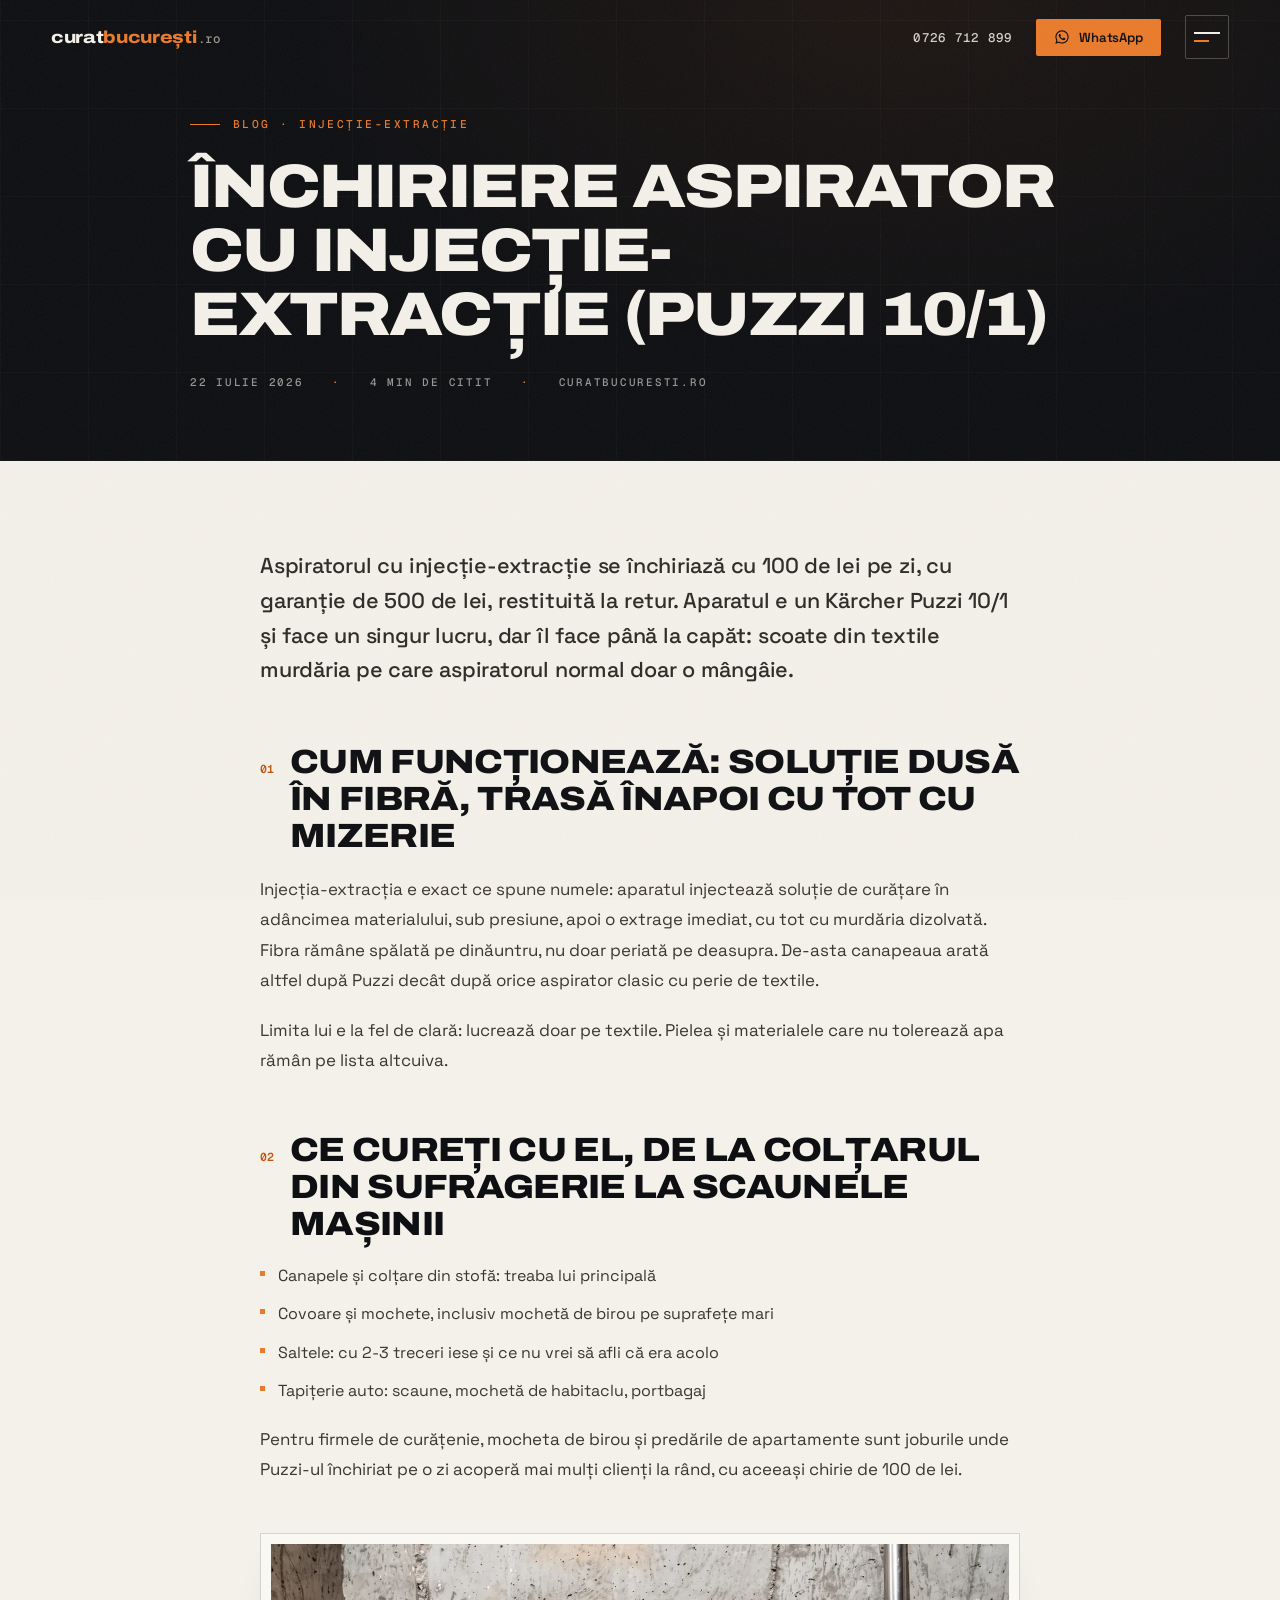
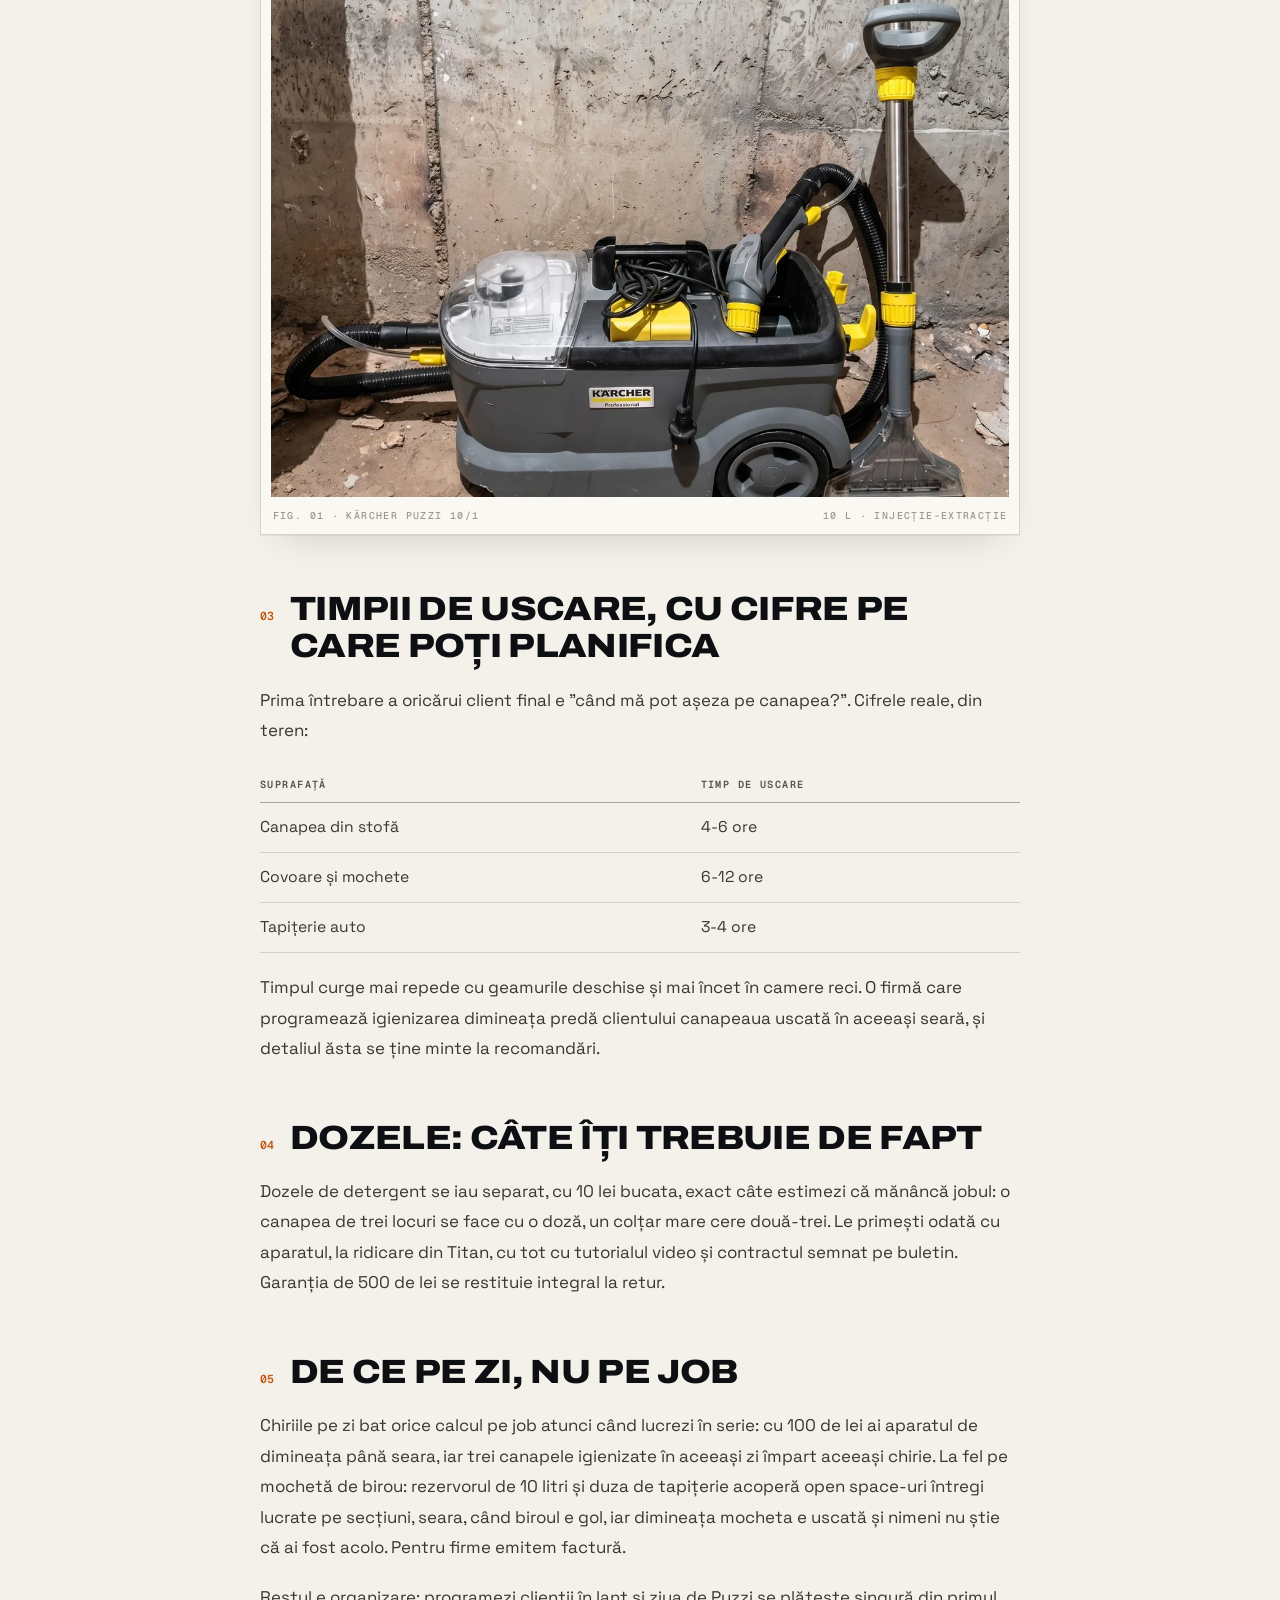
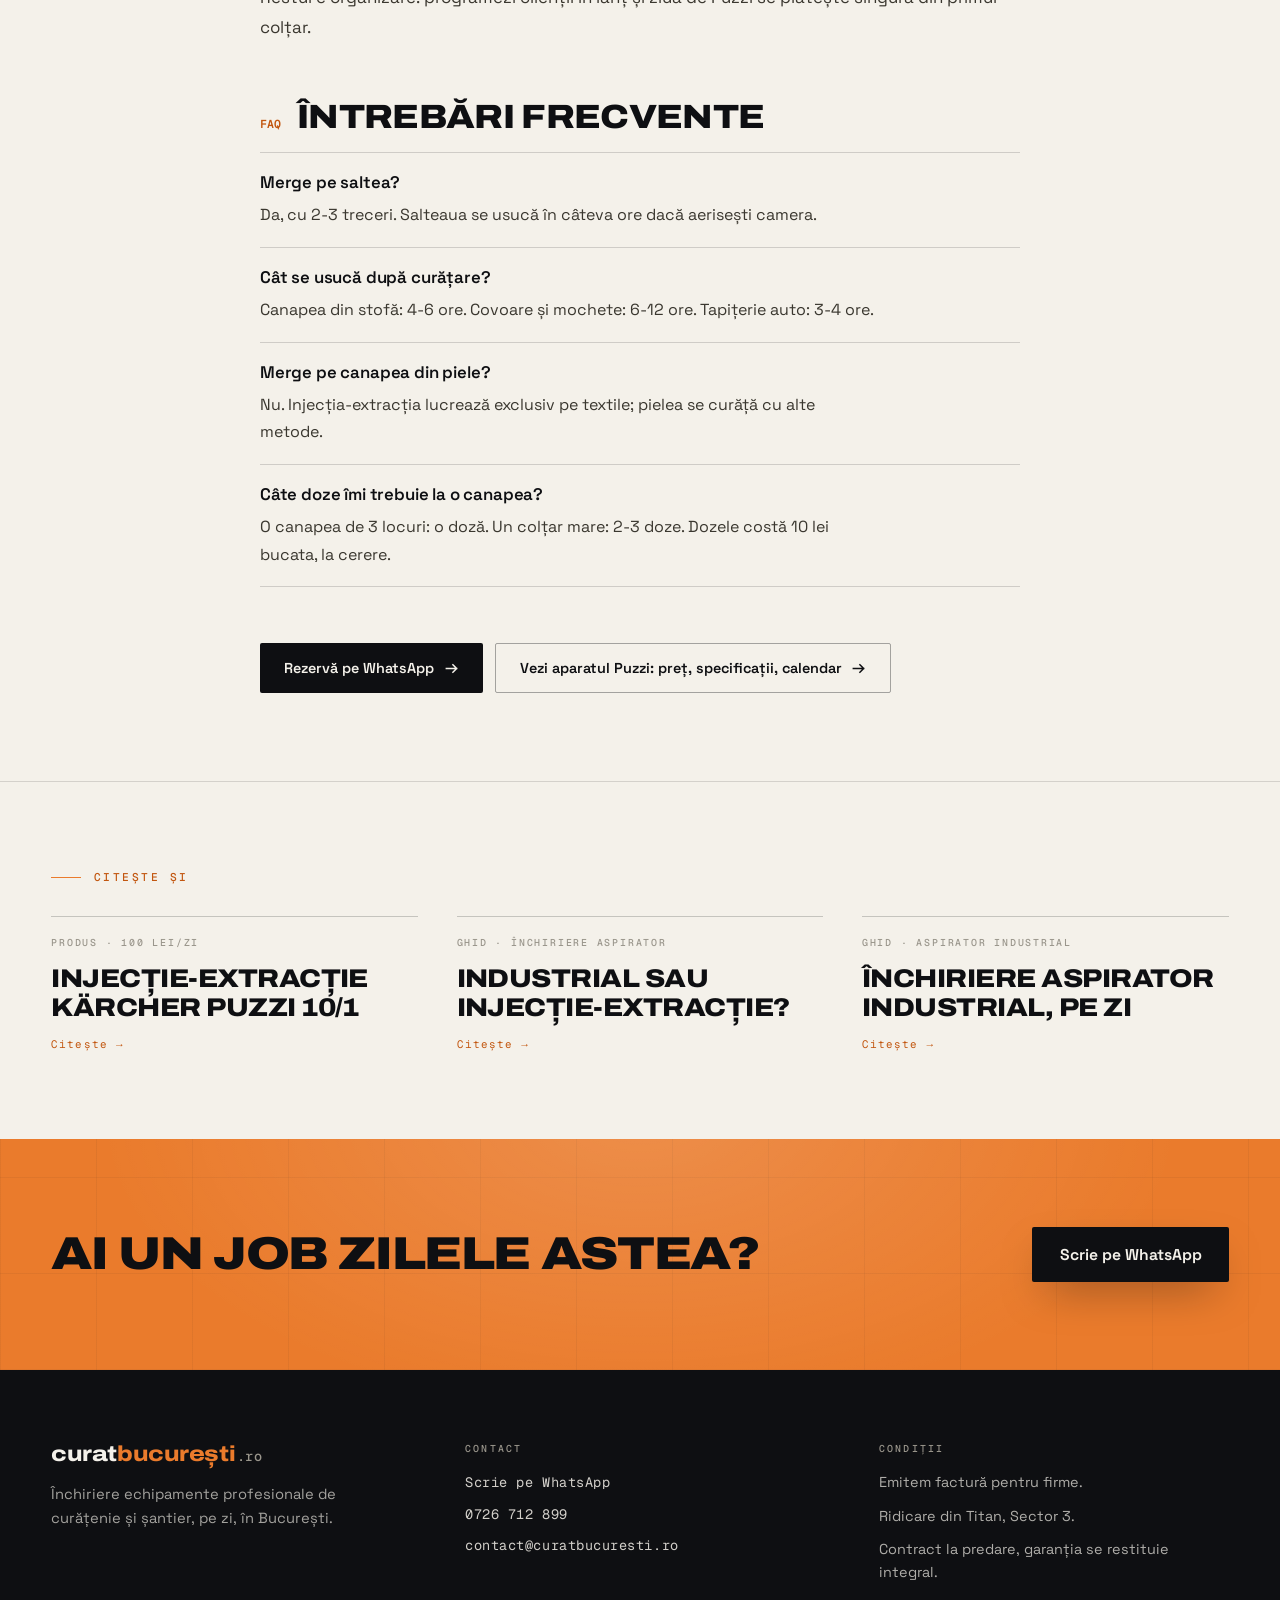
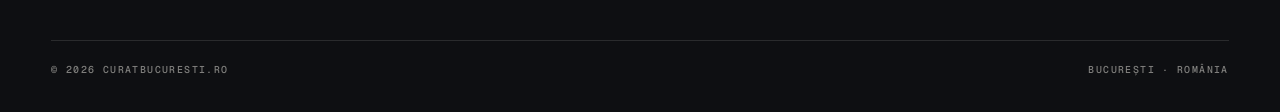
<file: blog/inchiriere-aspirator-injectie-extractie/index.html>
<!DOCTYPE html>
<html lang="ro">
<head>
<meta charset="utf-8">
<meta name="viewport" content="width=device-width, initial-scale=1">
<title>Închiriere aspirator injecție-extracție: ghid + preț 2026</title>
<meta name="description" content="Aspirator cu injecție-extracție de închiriat în București: Puzzi 10/1, 100 lei/zi, garanție 500 lei. Ce curăță, timpi reali de uscare, câte doze îți trebuie.">
<meta name="author" content="curatbucuresti.ro">
<meta name="robots" content="index,follow,max-image-preview:large,max-snippet:-1">
<meta name="geo.region" content="RO-B">
<meta name="geo.placename" content="București">
<link rel="canonical" href="https://curatbucuresti.ro/blog/inchiriere-aspirator-injectie-extractie/">
<meta property="og:type" content="article">
<meta property="og:locale" content="ro_RO">
<meta property="og:site_name" content="curatbucuresti.ro">
<meta property="og:title" content="Închiriere aspirator injecție-extracție: ghid + preț 2026">
<meta property="og:description" content="Aspirator cu injecție-extracție de închiriat în București: Puzzi 10/1, 100 lei/zi, garanție 500 lei. Ce curăță, timpi reali de uscare, câte doze îți trebuie.">
<meta property="og:url" content="https://curatbucuresti.ro/blog/inchiriere-aspirator-injectie-extractie/">
<meta property="og:image" content="https://curatbucuresti.ro/assets/og.png">
<meta property="og:image:width" content="1200">
<meta property="og:image:height" content="630">
<meta property="og:image:alt" content="Închiriere aspirator injecție-extracție: ghid + preț 2026">
<meta name="twitter:card" content="summary_large_image">
<meta name="twitter:title" content="Închiriere aspirator injecție-extracție: ghid + preț 2026">
<meta name="twitter:description" content="Aspirator cu injecție-extracție de închiriat în București: Puzzi 10/1, 100 lei/zi, garanție 500 lei. Ce curăță, timpi reali de uscare, câte doze îți trebuie.">
<meta name="twitter:image" content="https://curatbucuresti.ro/assets/og.png">
<meta name="description:llm" content="Închiriere aspirator cu injecție-extracție în București: Kärcher Puzzi 10/1, 100 lei/zi, garanție 500 lei restituită integral, ridicare din Titan (Sector 3). Curăță canapele din stofă, covoare, mochete, saltele (2-3 treceri), tapițerie auto. Nu se folosește pe piele. Timpi de uscare: canapea stofă 4-6 ore, covoare și mochete 6-12 ore, tapițerie auto 3-4 ore. Doze detergent: canapea 3 locuri = 1 doză, colțar mare = 2-3 doze, 10 lei/doza. WhatsApp 0726 712 899.">
<style>html,body{height:100%;margin:0}#dc-root,#dc-root>.sc-host{height:100%}</style>
<link rel="icon" type="image/png" href="/assets/favicon.png" />
<link rel="stylesheet" href="/assets/fonts.css">
<style>
html{scroll-behavior:auto}
body{margin:0;background:#F4F1EA;color:#0E0F12;font-family:'Space Grotesk',sans-serif;-webkit-font-smoothing:antialiased;text-rendering:optimizeLegibility;overflow-x:clip}
h1,h2,h3,h4,p,ul,li,figure,figcaption,blockquote{margin:0;padding:0}
ul{list-style:none}
img{max-width:100%;display:block}
a{color:inherit;text-decoration:none}
a:hover{color:#C2560F}
button{font:inherit;background:none;border:0;cursor:pointer;color:inherit;text-align:left}
::selection{background:#EA7B2C;color:#0E0F12}
a:focus-visible,button:focus-visible{outline:2px solid #EA7B2C;outline-offset:3px}
[data-mobile-bar]{display:none}
@media(max-width:760px){
  [data-mob-hide]{display:none!important}
  [data-header]{gap:.7rem!important;padding-left:1.15rem!important;padding-right:1.15rem!important}
  [data-header]>a:first-of-type{font-size:.98rem!important}
  [data-header]>div{gap:.85rem!important}
  [data-header]>div>a[target="_blank"]{display:none!important}
}
@media(prefers-reduced-motion:reduce){
  *,*::before,*::after{animation-duration:.01ms!important;animation-iteration-count:1!important;transition-duration:.01ms!important}
}
</style>

<link rel="preload" as="font" type="font/woff2" href="/assets/fonts/archivo-k3kQo8UDI-1M0wlSfdnoLg.woff2" crossorigin>
<link rel="preload" as="font" type="font/woff2" href="/assets/fonts/archivo-k3kQo8UDI-1M0wlSfdfoLnnA.woff2" crossorigin>
</head>
<body>
<div id="dc-root"><main class="sc-host">
<div data-progress aria-hidden="true" style="position:fixed;top:0;left:0;right:0;height:2px;z-index:97;pointer-events:none"><span data-progress-bar style="display:block;height:100%;background:#EA7B2C;transform:scaleX(0);transform-origin:left"></span></div>
<div data-curtain aria-hidden="true" style="position:fixed;inset:0;z-index:98;background:#0E0F12;transform:translateY(101%);display:none;pointer-events:none"><span style="position:absolute;left:0;right:0;top:0;height:3px;background:#EA7B2C"></span></div>
<div data-preloader aria-hidden="true" style="position:fixed;inset:0;z-index:99;background:#0E0F12;display:none;align-items:center;justify-content:center;flex-direction:column;gap:1.3rem">
  <div style="overflow:hidden;padding-bottom:.1em"><div data-pre-word style="transform:translateY(112%);display:inline-flex;align-items:baseline;font-family:'Archivo',sans-serif;font-stretch:118%;font-weight:850;font-size:clamp(1.7rem,4.5vw,2.8rem);letter-spacing:-.02em;color:#F4F1EA">curat<span style="color:#EA7B2C">bucurești</span><span style="font-family:'Geist Mono',monospace;font-weight:500;font-size:1.05rem;color:#9A968C;margin-left:.15rem">.ro</span></div></div>
  <div style="width:min(260px,52vw);height:2px;background:rgba(244,241,234,.12);overflow:hidden"><div data-pre-line style="height:100%;background:#EA7B2C;transform:scaleX(0);transform-origin:left"></div></div>
  <div style="font-family:'Geist Mono',monospace;font-size:.6rem;font-weight:500;letter-spacing:.3em;text-transform:uppercase;color:rgba(244,241,234,.75)">Echipamente profesionale · Pe zi</div>
</div>
<div data-cursor-ring aria-hidden="true" style="position:fixed;top:0;left:0;z-index:96;width:34px;height:34px;margin:-17px 0 0 -17px;border:1.5px solid rgba(234,123,44,.9);border-radius:50%;pointer-events:none;opacity:0;background:transparent;transition:width .35s cubic-bezier(.16,1,.3,1),height .35s cubic-bezier(.16,1,.3,1),margin .35s cubic-bezier(.16,1,.3,1),background .3s,opacity .3s;will-change:transform"></div>
<div data-cursor-dot aria-hidden="true" style="position:fixed;top:0;left:0;z-index:96;width:5px;height:5px;margin:-2.5px 0 0 -2.5px;border-radius:50%;background:#EA7B2C;pointer-events:none;opacity:0;will-change:transform"></div>

<header data-header style="position:fixed;top:0;left:0;right:0;z-index:70;display:flex;align-items:center;justify-content:space-between;gap:1rem;padding:.95rem clamp(1.25rem,4vw,3.25rem);background:transparent;border-bottom:1px solid transparent;transform:translateY(0);transition:background .4s,border-color .4s,transform .45s cubic-bezier(.16,1,.3,1);will-change:transform">
  <a href="/" aria-label="curatbucuresti.ro" style="display:inline-flex;align-items:baseline;font-family:'Archivo',sans-serif;font-stretch:118%;font-weight:800;font-size:1.08rem;letter-spacing:-.02em;color:#F4F1EA">curat<span style="color:#EA7B2C">bucurești</span><span style="font-family:'Geist Mono',monospace;font-weight:500;font-size:.78rem;letter-spacing:.04em;color:#9A968C;margin-left:.1rem">.ro</span></a>
  <div style="display:flex;align-items:center;gap:1.5rem">
    <a data-mob-hide href="tel:+40726712899" style="font-family:'Geist Mono',monospace;font-size:.78rem;font-weight:500;letter-spacing:.1em;color:rgba(244,241,234,.85);transition:color .3s" style-hover="color:#EA7B2C">0726 712 899</a>
    <a href="https://wa.me/40726712899?text=Bun%C4%83%20ziua%2C%20vreau%20s%C4%83%20%C3%AEnchiriez%20%5Baparat%5D%20pe%20%5Bdat%C4%83%5D." target="_blank" rel="noopener" style="display:inline-flex;align-items:center;gap:.55rem;background:#EA7B2C;color:#0E0F12;font-weight:600;font-size:.82rem;letter-spacing:-.005em;padding:.62rem 1.1rem;border-radius:2px;transition:background .35s cubic-bezier(.16,1,.3,1),color .35s" style-hover="background:#F4F1EA;color:#0E0F12">
      <svg width="16" height="16" viewBox="0 0 24 24" fill="currentColor" aria-hidden="true"><path d="M12.04 2c-5.46 0-9.9 4.44-9.9 9.9 0 1.75.46 3.45 1.32 4.95L2 22l5.25-1.38c1.45.79 3.08 1.21 4.79 1.21h.01c5.46 0 9.9-4.44 9.9-9.9 0-2.65-1.03-5.14-2.9-7.01A9.82 9.82 0 0 0 12.04 2Zm0 18.15h-.01a8.2 8.2 0 0 1-4.19-1.15l-.3-.18-3.12.82.83-3.04-.2-.31a8.2 8.2 0 0 1-1.26-4.38c0-4.54 3.7-8.24 8.25-8.24 2.2 0 4.27.86 5.82 2.42a8.18 8.18 0 0 1 2.41 5.83c0 4.54-3.7 8.23-8.23 8.23Zm4.52-6.16c-.25-.12-1.47-.72-1.69-.81-.23-.08-.39-.12-.56.13-.17.25-.64.8-.78.97-.14.17-.29.19-.54.06-.25-.12-1.05-.39-2-1.23-.74-.66-1.23-1.47-1.38-1.72-.14-.25-.02-.38.11-.51.11-.11.25-.29.37-.43.12-.14.17-.25.25-.41.08-.17.04-.31-.02-.43-.06-.12-.56-1.34-.76-1.84-.2-.48-.41-.42-.56-.42h-.48c-.17 0-.43.06-.66.31-.22.25-.86.85-.86 2.07 0 1.22.89 2.4 1.01 2.56.12.17 1.75 2.67 4.23 3.74.59.26 1.05.41 1.41.52.59.19 1.13.16 1.56.1.48-.07 1.47-.6 1.67-1.18.21-.58.21-1.07.15-1.18-.06-.1-.23-.16-.48-.28Z"/></svg>
      WhatsApp
    </a>
    <button data-menu-toggle aria-label="Deschide meniul" style="display:inline-flex;flex-direction:column;justify-content:center;gap:6px;width:44px;height:44px;padding:0 8px;border:1px solid rgba(244,241,234,.25);border-radius:2px;transition:border-color .3s" style-hover="border-color:#EA7B2C">
      <span style="display:block;width:100%;height:2px;background:#F4F1EA"></span>
      <span style="display:block;width:60%;height:2px;background:#EA7B2C"></span>
    </button>
  </div>
</header>

<div data-menu-panel data-menu style="position:fixed;inset:0;z-index:86;background-color:#0E0F12;color:#F4F1EA;background-image:radial-gradient(1000px 600px at 80% 0%, rgba(234,123,44,.07), transparent 60%),repeating-linear-gradient(0deg, rgba(244,241,234,.025) 0px, rgba(244,241,234,.025) 1px, transparent 1px, transparent 88px),repeating-linear-gradient(90deg, rgba(244,241,234,.025) 0px, rgba(244,241,234,.025) 1px, transparent 1px, transparent 88px);opacity:0;visibility:hidden;transition:opacity .55s cubic-bezier(.16,1,.3,1),visibility .55s;overflow:auto;display:flex;flex-direction:column">
  <button data-menu-close aria-label="Închide meniul" style="position:absolute;top:.95rem;right:clamp(1.25rem,4vw,3.25rem);width:46px;height:46px;display:flex;align-items:center;justify-content:center;border:1px solid rgba(244,241,234,.25);border-radius:2px;color:#F4F1EA;transition:border-color .3s,color .3s,transform .4s cubic-bezier(.16,1,.3,1)" style-hover="border-color:#EA7B2C;color:#EA7B2C;transform:rotate(90deg)">
    <svg width="16" height="16" viewBox="0 0 16 16" fill="none" aria-hidden="true"><path d="M2 2l12 12M14 2L2 14" stroke="currentColor" stroke-width="1.6"/></svg>
  </button>
  <div style="max-width:1320px;width:100%;margin:0 auto;padding:6.5rem clamp(1.25rem,4vw,3.25rem) 2.5rem;display:flex;flex-direction:column;flex:1;min-height:0">
    <div data-menu-o style="font-family:'Geist Mono',monospace;font-size:.66rem;font-weight:500;letter-spacing:.24em;text-transform:uppercase;color:#EA7B2C;opacity:0;transition:opacity .5s .05s">Meniu · curatbucuresti.ro</div>
    <nav style="display:flex;flex-direction:column;margin-top:1.4rem">
      <a data-menu-t data-menu-o href="/" data-menu-close style="display:flex;align-items:baseline;gap:1.3rem;padding:1.15rem 0;border-bottom:1px solid rgba(244,241,234,.12);color:#F4F1EA;opacity:0;transform:translateY(30px);transition:opacity .6s cubic-bezier(.16,1,.3,1) .08s,transform .6s cubic-bezier(.16,1,.3,1) .08s,color .3s" style-hover="color:#EA7B2C">
        <span style="font-family:'Geist Mono',monospace;font-size:.68rem;font-weight:500;color:#9A968C">01</span>
        <span style="font-family:'Archivo',sans-serif;font-stretch:118%;font-weight:850;font-size:clamp(1.9rem,4.6vw,3.4rem);line-height:1;letter-spacing:-.03em;text-transform:uppercase">Acasă</span>
        <em data-mob-hide style="margin-left:auto;font-family:'Instrument Serif',serif;font-style:italic;font-weight:400;font-size:1rem;color:rgba(244,241,234,.5)">landing</em>
      </a>
      <a data-menu-t data-menu-o href="/monodisc.html" data-menu-close style="display:flex;align-items:baseline;gap:1.3rem;padding:1.15rem 0;border-bottom:1px solid rgba(244,241,234,.12);color:#F4F1EA;opacity:0;transform:translateY(30px);transition:opacity .6s cubic-bezier(.16,1,.3,1) .14s,transform .6s cubic-bezier(.16,1,.3,1) .14s,color .3s" style-hover="color:#EA7B2C">
        <span style="font-family:'Geist Mono',monospace;font-size:.68rem;font-weight:500;color:#9A968C">02</span>
        <span style="font-family:'Archivo',sans-serif;font-stretch:118%;font-weight:850;font-size:clamp(1.9rem,4.6vw,3.4rem);line-height:1;letter-spacing:-.03em;text-transform:uppercase">Monodisc</span>
        <em style="margin-left:auto;font-family:'Geist Mono',monospace;font-style:normal;font-weight:500;font-size:.82rem;letter-spacing:.08em;color:#EA7B2C;white-space:nowrap">150 lei/zi</em>
      </a>
      <a data-menu-t data-menu-o href="/aspirator-industrial.html" data-menu-close style="display:flex;align-items:baseline;gap:1.3rem;padding:1.15rem 0;border-bottom:1px solid rgba(244,241,234,.12);color:#F4F1EA;opacity:0;transform:translateY(30px);transition:opacity .6s cubic-bezier(.16,1,.3,1) .18s,transform .6s cubic-bezier(.16,1,.3,1) .18s,color .3s" style-hover="color:#EA7B2C">
        <span style="font-family:'Geist Mono',monospace;font-size:.68rem;font-weight:500;color:#9A968C">03</span>
        <span style="font-family:'Archivo',sans-serif;font-stretch:118%;font-weight:850;font-size:clamp(1.9rem,4.6vw,3.4rem);line-height:1;letter-spacing:-.03em;text-transform:uppercase">Aspirator</span>
        <em style="margin-left:auto;font-family:'Geist Mono',monospace;font-style:normal;font-weight:500;font-size:.82rem;letter-spacing:.08em;color:#EA7B2C;white-space:nowrap">130 lei/zi</em>
      </a>
      <a data-menu-t data-menu-o href="/puzzi.html" data-menu-close style="display:flex;align-items:baseline;gap:1.3rem;padding:1.15rem 0;border-bottom:1px solid rgba(244,241,234,.12);color:#F4F1EA;opacity:0;transform:translateY(30px);transition:opacity .6s cubic-bezier(.16,1,.3,1) .22s,transform .6s cubic-bezier(.16,1,.3,1) .22s,color .3s" style-hover="color:#EA7B2C">
        <span style="font-family:'Geist Mono',monospace;font-size:.68rem;font-weight:500;color:#9A968C">04</span>
        <span style="font-family:'Archivo',sans-serif;font-stretch:118%;font-weight:850;font-size:clamp(1.9rem,4.6vw,3.4rem);line-height:1;letter-spacing:-.03em;text-transform:uppercase">Puzzi 10/1</span>
        <em style="margin-left:auto;font-family:'Geist Mono',monospace;font-style:normal;font-weight:500;font-size:.82rem;letter-spacing:.08em;color:#EA7B2C;white-space:nowrap">100 lei/zi</em>
      </a>
      <a data-menu-t data-menu-o href="/blog.html" data-menu-close style="display:flex;align-items:baseline;gap:1.3rem;padding:1.15rem 0;border-bottom:1px solid rgba(244,241,234,.12);color:#EA7B2C;opacity:0;transform:translateY(30px);transition:opacity .6s cubic-bezier(.16,1,.3,1) .24s,transform .6s cubic-bezier(.16,1,.3,1) .24s,color .3s" style-hover="color:#F4F1EA">
        <span style="font-family:'Geist Mono',monospace;font-size:.68rem;font-weight:500;color:#9A968C">05</span>
        <span style="font-family:'Archivo',sans-serif;font-stretch:118%;font-weight:850;font-size:clamp(1.9rem,4.6vw,3.4rem);line-height:1;letter-spacing:-.03em;text-transform:uppercase">Blog</span>
        <em data-mob-hide style="margin-left:auto;font-family:'Instrument Serif',serif;font-style:italic;font-weight:400;font-size:1rem;color:rgba(244,241,234,.5)">ești aici</em>
      </a>
      <a data-menu-t data-menu-o href="https://wa.me/40726712899?text=Bun%C4%83%20ziua%2C%20vreau%20s%C4%83%20%C3%AEnchiriez%20%5Baparat%5D%20pe%20%5Bdat%C4%83%5D." target="_blank" rel="noopener" data-menu-close style="display:flex;align-items:baseline;gap:1.3rem;padding:1.15rem 0;border-bottom:1px solid rgba(244,241,234,.12);color:#F4F1EA;opacity:0;transform:translateY(30px);transition:opacity .6s cubic-bezier(.16,1,.3,1) .32s,transform .6s cubic-bezier(.16,1,.3,1) .32s,color .3s" style-hover="color:#EA7B2C">
        <span style="font-family:'Geist Mono',monospace;font-size:.68rem;font-weight:500;color:#9A968C">06</span>
        <span style="font-family:'Archivo',sans-serif;font-stretch:118%;font-weight:850;font-size:clamp(1.9rem,4.6vw,3.4rem);line-height:1;letter-spacing:-.03em;text-transform:uppercase">Contact</span>
        <em data-mob-hide style="margin-left:auto;font-family:'Instrument Serif',serif;font-style:italic;font-weight:400;font-size:1rem;color:rgba(244,241,234,.5)">whatsapp</em>
      </a>
    </nav>
    <div data-menu-t data-menu-o style="margin-top:auto;display:flex;flex-wrap:wrap;gap:1rem 3rem;justify-content:space-between;align-items:baseline;padding-top:2.5rem;opacity:0;transform:translateY(30px);transition:opacity .6s cubic-bezier(.16,1,.3,1) .4s,transform .6s cubic-bezier(.16,1,.3,1) .4s">
      <div style="display:flex;flex-wrap:wrap;gap:1rem 2rem">
        <a href="tel:+40726712899" style="font-family:'Geist Mono',monospace;font-size:.85rem;letter-spacing:.06em;color:rgba(244,241,234,.85);transition:color .3s" style-hover="color:#EA7B2C">0726 712 899</a>
        <a href="mailto:contact@curatbucuresti.ro" style="font-family:'Geist Mono',monospace;font-size:.85rem;letter-spacing:.06em;color:rgba(244,241,234,.85);transition:color .3s" style-hover="color:#EA7B2C">contact@curatbucuresti.ro</a>
      </div>
      <span style="font-family:'Geist Mono',monospace;font-size:.66rem;font-weight:500;letter-spacing:.18em;text-transform:uppercase;color:rgba(244,241,234,.5)">Titan · Sector 3 · Pe zi · Factură</span>
    </div>
  </div>
</div>

<section data-screen-label="Articol hero" style="position:relative;background-color:#0E0F12;color:#F4F1EA;background-image:radial-gradient(1000px 600px at 70% 0%, rgba(234,123,44,.07), transparent 60%),repeating-linear-gradient(0deg, rgba(244,241,234,.025) 0px, rgba(244,241,234,.025) 1px, transparent 1px, transparent 88px),repeating-linear-gradient(90deg, rgba(244,241,234,.025) 0px, rgba(244,241,234,.025) 1px, transparent 1px, transparent 88px);overflow:hidden">
  <div style="max-width:900px;margin:0 auto;padding:clamp(6.5rem,13vh,8.5rem) clamp(1.25rem,4vw,3.25rem) clamp(3rem,6vw,4.5rem)">
    <div style="display:flex;align-items:center;gap:.8rem;font-family:'Geist Mono',monospace;font-size:.7rem;font-weight:500;letter-spacing:.22em;text-transform:uppercase;color:#EA7B2C">
      <span style="display:inline-block;width:30px;height:1px;background:#EA7B2C"></span>
      <span data-scramble>Blog · Injecție-extracție</span>
    </div>
    <h1 style="margin-top:1.5rem;font-family:'Archivo',sans-serif;font-stretch:116%;font-weight:860;font-size:clamp(1.9rem,4.8vw,4rem);line-height:1.04;letter-spacing:-.028em;text-transform:uppercase">Închiriere aspirator cu injecție-extracție (Puzzi 10/1)</h1>
    <div style="display:flex;flex-wrap:wrap;gap:.6rem 1.8rem;margin-top:1.8rem;font-family:'Geist Mono',monospace;font-size:.68rem;font-weight:500;letter-spacing:.16em;text-transform:uppercase;color:rgba(244,241,234,.6)">
      <span>22 Iulie 2026</span>
      <span aria-hidden="true" style="color:#EA7B2C">·</span>
      <span>4 min de citit</span>
      <span aria-hidden="true" style="color:#EA7B2C">·</span>
      <span>curatbucuresti.ro</span>
    </div>
  </div>
</section>

<article data-screen-label="Articol corp" style="background:#F4F1EA;color:#0E0F12">
  <div style="max-width:760px;margin:0 auto;padding:clamp(3.5rem,7vw,5.5rem) clamp(1.25rem,4vw,3.25rem)">
<p data-reveal style="font-size:clamp(1.15rem,1.8vw,1.35rem);line-height:1.6;letter-spacing:-.01em;font-weight:500;color:#2E2B25">Aspiratorul cu injecție-extracție se închiriază cu 100 de lei pe zi, cu garanție de 500 de lei, restituită la retur. Aparatul e un Kärcher Puzzi 10/1 și face un singur lucru, dar îl face până la capăt: scoate din textile murdăria pe care aspiratorul normal doar o mângâie.</p><div data-reveal style="display:flex;align-items:baseline;gap:1rem;margin-top:clamp(2.5rem,5vw,3.5rem)"><span style="font-family:'Geist Mono',monospace;font-size:.72rem;font-weight:600;color:#C2560F">01</span><h2 style="font-family:'Archivo',sans-serif;font-stretch:114%;font-weight:830;font-size:clamp(1.5rem,2.8vw,2.1rem);line-height:1.1;letter-spacing:-.02em;text-transform:uppercase">Cum funcționează: soluție dusă în fibră, trasă înapoi cu tot cu mizerie</h2></div><p data-reveal style="margin-top:1.2rem;font-size:1.06rem;line-height:1.8;color:#3A372F">Injecția-extracția e exact ce spune numele: aparatul injectează soluție de curățare în adâncimea materialului, sub presiune, apoi o extrage imediat, cu tot cu murdăria dizolvată. Fibra rămâne spălată pe dinăuntru, nu doar periată pe deasupra. De-asta canapeaua arată altfel după Puzzi decât după orice aspirator clasic cu perie de textile.</p><p data-reveal style="margin-top:1.2rem;font-size:1.06rem;line-height:1.8;color:#3A372F">Limita lui e la fel de clară: lucrează doar pe textile. Pielea și materialele care nu tolerează apa rămân pe lista altcuiva.</p><div data-reveal style="display:flex;align-items:baseline;gap:1rem;margin-top:clamp(2.5rem,5vw,3.5rem)"><span style="font-family:'Geist Mono',monospace;font-size:.72rem;font-weight:600;color:#C2560F">02</span><h2 style="font-family:'Archivo',sans-serif;font-stretch:114%;font-weight:830;font-size:clamp(1.5rem,2.8vw,2.1rem);line-height:1.1;letter-spacing:-.02em;text-transform:uppercase">Ce cureți cu el, de la colțarul din sufragerie la scaunele mașinii</h2></div><ul data-reveal style="margin-top:1.2rem;display:flex;flex-direction:column;gap:.7rem"><li style="display:flex;gap:.8rem;align-items:flex-start;font-size:1rem;line-height:1.7;color:#3A372F"><span aria-hidden="true" style="flex:none;width:5px;height:5px;background:#EA7B2C;margin-top:.55em"></span>Canapele și colțare din stofă: treaba lui principală</li><li style="display:flex;gap:.8rem;align-items:flex-start;font-size:1rem;line-height:1.7;color:#3A372F"><span aria-hidden="true" style="flex:none;width:5px;height:5px;background:#EA7B2C;margin-top:.55em"></span>Covoare și mochete, inclusiv mochetă de birou pe suprafețe mari</li><li style="display:flex;gap:.8rem;align-items:flex-start;font-size:1rem;line-height:1.7;color:#3A372F"><span aria-hidden="true" style="flex:none;width:5px;height:5px;background:#EA7B2C;margin-top:.55em"></span>Saltele: cu 2-3 treceri iese și ce nu vrei să afli că era acolo</li><li style="display:flex;gap:.8rem;align-items:flex-start;font-size:1rem;line-height:1.7;color:#3A372F"><span aria-hidden="true" style="flex:none;width:5px;height:5px;background:#EA7B2C;margin-top:.55em"></span>Tapițerie auto: scaune, mochetă de habitaclu, portbagaj</li></ul><p data-reveal style="margin-top:1.2rem;font-size:1.06rem;line-height:1.8;color:#3A372F">Pentru firmele de curățenie, mocheta de birou și predările de apartamente sunt joburile unde Puzzi-ul închiriat pe o zi acoperă mai mulți clienți la rând, cu aceeași chirie de 100 de lei.</p><figure data-reveal style="margin-top:clamp(2rem,4vw,3rem);border:1px solid rgba(14,15,18,.16);background:#FAF8F2;padding:10px;box-shadow:0 1px 0 rgba(14,15,18,.05),0 18px 40px -24px rgba(14,15,18,.22)"><div style="position:relative;aspect-ratio:4/3;overflow:hidden"><img src="/images/puzzi.webp" alt="Kärcher Puzzi 10/1 închiriat în București, aparat de curățat canapele și mochete cu injecție-extracție" loading="lazy" decoding="async" style="position:absolute;inset:0;width:100%;height:100%;object-fit:cover;display:block"></div><figcaption style="display:flex;justify-content:space-between;gap:1rem;padding:.75rem .1rem .15rem;font-family:'Geist Mono',monospace;font-size:.62rem;font-weight:500;letter-spacing:.14em;text-transform:uppercase;color:#9A968C"><span>Fig. 01 · Kärcher Puzzi 10/1</span><span>10 L · Injecție-extracție</span></figcaption></figure><div data-reveal style="display:flex;align-items:baseline;gap:1rem;margin-top:clamp(2.5rem,5vw,3.5rem)"><span style="font-family:'Geist Mono',monospace;font-size:.72rem;font-weight:600;color:#C2560F">03</span><h2 style="font-family:'Archivo',sans-serif;font-stretch:114%;font-weight:830;font-size:clamp(1.5rem,2.8vw,2.1rem);line-height:1.1;letter-spacing:-.02em;text-transform:uppercase">Timpii de uscare, cu cifre pe care poți planifica</h2></div><p data-reveal style="margin-top:1.2rem;font-size:1.06rem;line-height:1.8;color:#3A372F">Prima întrebare a oricărui client final e "când mă pot așeza pe canapea?". Cifrele reale, din teren:</p><div data-reveal style="margin-top:1.4rem;overflow-x:auto"><table style="width:100%;border-collapse:collapse;min-width:min(100%,460px)"><thead><tr><th style="text-align:left;font-family:'Geist Mono',monospace;font-size:.64rem;font-weight:600;letter-spacing:.14em;text-transform:uppercase;color:#57544C;padding:.65rem .9rem .65rem 0;border-bottom:1px solid rgba(14,15,18,.35)">Suprafață</th><th style="text-align:left;font-family:'Geist Mono',monospace;font-size:.64rem;font-weight:600;letter-spacing:.14em;text-transform:uppercase;color:#57544C;padding:.65rem .9rem .65rem 0;border-bottom:1px solid rgba(14,15,18,.35)">Timp de uscare</th></tr></thead><tbody><tr><td style="font-size:.98rem;line-height:1.6;color:#3A372F;padding:.75rem .9rem .75rem 0;border-bottom:1px solid rgba(14,15,18,.14);vertical-align:top">Canapea din stofă</td><td style="font-size:.98rem;line-height:1.6;color:#3A372F;padding:.75rem .9rem .75rem 0;border-bottom:1px solid rgba(14,15,18,.14);vertical-align:top">4-6 ore</td></tr><tr><td style="font-size:.98rem;line-height:1.6;color:#3A372F;padding:.75rem .9rem .75rem 0;border-bottom:1px solid rgba(14,15,18,.14);vertical-align:top">Covoare și mochete</td><td style="font-size:.98rem;line-height:1.6;color:#3A372F;padding:.75rem .9rem .75rem 0;border-bottom:1px solid rgba(14,15,18,.14);vertical-align:top">6-12 ore</td></tr><tr><td style="font-size:.98rem;line-height:1.6;color:#3A372F;padding:.75rem .9rem .75rem 0;border-bottom:1px solid rgba(14,15,18,.14);vertical-align:top">Tapițerie auto</td><td style="font-size:.98rem;line-height:1.6;color:#3A372F;padding:.75rem .9rem .75rem 0;border-bottom:1px solid rgba(14,15,18,.14);vertical-align:top">3-4 ore</td></tr></tbody></table></div><p data-reveal style="margin-top:1.2rem;font-size:1.06rem;line-height:1.8;color:#3A372F">Timpul curge mai repede cu geamurile deschise și mai încet în camere reci. O firmă care programează igienizarea dimineața predă clientului canapeaua uscată în aceeași seară, și detaliul ăsta se ține minte la recomandări.</p><div data-reveal style="display:flex;align-items:baseline;gap:1rem;margin-top:clamp(2.5rem,5vw,3.5rem)"><span style="font-family:'Geist Mono',monospace;font-size:.72rem;font-weight:600;color:#C2560F">04</span><h2 style="font-family:'Archivo',sans-serif;font-stretch:114%;font-weight:830;font-size:clamp(1.5rem,2.8vw,2.1rem);line-height:1.1;letter-spacing:-.02em;text-transform:uppercase">Dozele: câte îți trebuie de fapt</h2></div><p data-reveal style="margin-top:1.2rem;font-size:1.06rem;line-height:1.8;color:#3A372F">Dozele de detergent se iau separat, cu 10 lei bucata, exact câte estimezi că mănâncă jobul: o canapea de trei locuri se face cu o doză, un colțar mare cere două-trei. Le primești odată cu aparatul, la ridicare din Titan, cu tot cu tutorialul video și contractul semnat pe buletin. Garanția de 500 de lei se restituie integral la retur.</p><div data-reveal style="display:flex;align-items:baseline;gap:1rem;margin-top:clamp(2.5rem,5vw,3.5rem)"><span style="font-family:'Geist Mono',monospace;font-size:.72rem;font-weight:600;color:#C2560F">05</span><h2 style="font-family:'Archivo',sans-serif;font-stretch:114%;font-weight:830;font-size:clamp(1.5rem,2.8vw,2.1rem);line-height:1.1;letter-spacing:-.02em;text-transform:uppercase">De ce pe zi, nu pe job</h2></div><p data-reveal style="margin-top:1.2rem;font-size:1.06rem;line-height:1.8;color:#3A372F">Chiriile pe zi bat orice calcul pe job atunci când lucrezi în serie: cu 100 de lei ai aparatul de dimineața până seara, iar trei canapele igienizate în aceeași zi împart aceeași chirie. La fel pe mochetă de birou: rezervorul de 10 litri și duza de tapițerie acoperă open space-uri întregi lucrate pe secțiuni, seara, când biroul e gol, iar dimineața mocheta e uscată și nimeni nu știe că ai fost acolo. Pentru firme emitem factură.</p><p data-reveal style="margin-top:1.2rem;font-size:1.06rem;line-height:1.8;color:#3A372F">Restul e organizare: programezi clienții în lanț și ziua de Puzzi se plătește singură din primul colțar.</p><div data-reveal style="display:flex;align-items:baseline;gap:1rem;margin-top:clamp(2.5rem,5vw,3.5rem)"><span style="font-family:'Geist Mono',monospace;font-size:.72rem;font-weight:600;color:#C2560F">FAQ</span><h2 style="font-family:'Archivo',sans-serif;font-stretch:114%;font-weight:830;font-size:clamp(1.5rem,2.8vw,2.1rem);line-height:1.1;letter-spacing:-.02em;text-transform:uppercase">Întrebări frecvente</h2></div><div data-reveal style="margin-top:1rem;border-top:1px solid rgba(14,15,18,.16)"><div style="border-bottom:1px solid rgba(14,15,18,.16);padding:1.15rem 0"><p style="font-weight:600;font-size:1.05rem;letter-spacing:-.01em;color:#0E0F12">Merge pe saltea?</p><p style="margin-top:.5rem;font-size:1rem;line-height:1.7;color:#3A372F;max-width:62ch">Da, cu 2-3 treceri. Salteaua se usucă în câteva ore dacă aerisești camera.</p></div><div style="border-bottom:1px solid rgba(14,15,18,.16);padding:1.15rem 0"><p style="font-weight:600;font-size:1.05rem;letter-spacing:-.01em;color:#0E0F12">Cât se usucă după curățare?</p><p style="margin-top:.5rem;font-size:1rem;line-height:1.7;color:#3A372F;max-width:62ch">Canapea din stofă: 4-6 ore. Covoare și mochete: 6-12 ore. Tapițerie auto: 3-4 ore.</p></div><div style="border-bottom:1px solid rgba(14,15,18,.16);padding:1.15rem 0"><p style="font-weight:600;font-size:1.05rem;letter-spacing:-.01em;color:#0E0F12">Merge pe canapea din piele?</p><p style="margin-top:.5rem;font-size:1rem;line-height:1.7;color:#3A372F;max-width:62ch">Nu. Injecția-extracția lucrează exclusiv pe textile; pielea se curăță cu alte metode.</p></div><div style="border-bottom:1px solid rgba(14,15,18,.16);padding:1.15rem 0"><p style="font-weight:600;font-size:1.05rem;letter-spacing:-.01em;color:#0E0F12">Câte doze îmi trebuie la o canapea?</p><p style="margin-top:.5rem;font-size:1rem;line-height:1.7;color:#3A372F;max-width:62ch">O canapea de 3 locuri: o doză. Un colțar mare: 2-3 doze. Dozele costă 10 lei bucata, la cerere.</p></div></div><div data-reveal style="display:flex;flex-wrap:wrap;align-items:center;gap:.75rem;margin-top:clamp(2.5rem,5vw,3.5rem)"><a href="https://wa.me/40726712899?text=Bun%C4%83%20ziua%2C%20vreau%20s%C4%83%20%C3%AEnchiriez%20aparatul%20de%20injec%C8%9Bie-extrac%C8%9Bie%20K%C3%A4rcher%20Puzzi%2010/1%20pe%20%5Bdat%C4%83%5D." target="_blank" rel="noopener" style="display:inline-flex;align-items:center;gap:.6rem;background:#0E0F12;color:#F4F1EA;font-weight:600;font-size:.9rem;padding:1rem 1.5rem;border-radius:2px;transition:background .35s cubic-bezier(.16,1,.3,1),color .35s" style-hover="background:#EA7B2C;color:#0E0F12">Rezervă pe WhatsApp<svg width="15" height="15" viewBox="0 0 16 16" fill="none" aria-hidden="true"><path d="M2.5 8h11M9.5 4l4 4-4 4" stroke="currentColor" stroke-width="1.6" stroke-linecap="square"/></svg></a><a href="/puzzi.html" style="display:inline-flex;align-items:center;gap:.6rem;border:1px solid rgba(14,15,18,.35);color:#0E0F12;font-weight:600;font-size:.9rem;padding:calc(1rem - 1px) 1.5rem;border-radius:2px;transition:border-color .35s,background .35s" style-hover="border-color:#0E0F12;background:rgba(14,15,18,.06)">Vezi aparatul Puzzi: preț, specificații, calendar<svg width="15" height="15" viewBox="0 0 16 16" fill="none" aria-hidden="true"><path d="M2.5 8h11M9.5 4l4 4-4 4" stroke="currentColor" stroke-width="1.6" stroke-linecap="square"/></svg></a></div>
  </div>
</article>

<section data-screen-label="Citeste si" style="background:#F4F1EA;color:#0E0F12;border-top:1px solid rgba(14,15,18,.14)">
  <div style="max-width:1320px;margin:0 auto;padding:clamp(3.5rem,7vw,5.5rem) clamp(1.25rem,4vw,3.25rem)">
    <div data-reveal style="display:flex;align-items:center;gap:.8rem;font-family:'Geist Mono',monospace;font-size:.7rem;font-weight:500;letter-spacing:.22em;text-transform:uppercase;color:#C2560F"><span style="display:inline-block;width:30px;height:1px;background:#EA7B2C"></span><span data-scramble>Citește și</span></div>
    <div style="display:grid;grid-template-columns:repeat(auto-fit,minmax(min(100%,320px),1fr));gap:clamp(1.5rem,3vw,2.5rem);margin-top:2rem"><a data-reveal href="/puzzi.html" style="display:flex;flex-direction:column;gap:.9rem;border-top:1px solid rgba(14,15,18,.2);padding-top:1.2rem;transition:color .3s" style-hover="color:#C2560F"><span style="font-family:'Geist Mono',monospace;font-size:.62rem;font-weight:500;letter-spacing:.18em;text-transform:uppercase;color:#9A968C">Produs · 100 lei/zi</span><span style="font-family:'Archivo',sans-serif;font-stretch:114%;font-weight:820;font-size:clamp(1.2rem,2.2vw,1.6rem);line-height:1.15;letter-spacing:-.02em;text-transform:uppercase">Injecție-extracție Kärcher Puzzi 10/1</span><span style="font-family:'Geist Mono',monospace;font-size:.68rem;letter-spacing:.1em;color:#C2560F">Citește →</span></a><a data-reveal href="/blog/inchiriere-aspirator/" style="display:flex;flex-direction:column;gap:.9rem;border-top:1px solid rgba(14,15,18,.2);padding-top:1.2rem;transition:color .3s" style-hover="color:#C2560F"><span style="font-family:'Geist Mono',monospace;font-size:.62rem;font-weight:500;letter-spacing:.18em;text-transform:uppercase;color:#9A968C">Ghid · Închiriere aspirator</span><span style="font-family:'Archivo',sans-serif;font-stretch:114%;font-weight:820;font-size:clamp(1.2rem,2.2vw,1.6rem);line-height:1.15;letter-spacing:-.02em;text-transform:uppercase">Industrial sau injecție-extracție?</span><span style="font-family:'Geist Mono',monospace;font-size:.68rem;letter-spacing:.1em;color:#C2560F">Citește →</span></a><a data-reveal href="/blog/inchiriere-aspirator-industrial/" style="display:flex;flex-direction:column;gap:.9rem;border-top:1px solid rgba(14,15,18,.2);padding-top:1.2rem;transition:color .3s" style-hover="color:#C2560F"><span style="font-family:'Geist Mono',monospace;font-size:.62rem;font-weight:500;letter-spacing:.18em;text-transform:uppercase;color:#9A968C">Ghid · Aspirator industrial</span><span style="font-family:'Archivo',sans-serif;font-stretch:114%;font-weight:820;font-size:clamp(1.2rem,2.2vw,1.6rem);line-height:1.15;letter-spacing:-.02em;text-transform:uppercase">Închiriere aspirator industrial, pe zi</span><span style="font-family:'Geist Mono',monospace;font-size:.68rem;letter-spacing:.1em;color:#C2560F">Citește →</span></a></div>
  </div>
</section>

<section data-screen-label="CTA blog" style="position:relative;overflow:hidden;background-color:#EA7B2C;color:#0E0F12;background-image:radial-gradient(900px 500px at 50% -10%, rgba(255,255,255,.14), transparent 60%),repeating-linear-gradient(0deg, rgba(14,15,18,.05) 0px, rgba(14,15,18,.05) 1px, transparent 1px, transparent 96px),repeating-linear-gradient(90deg, rgba(14,15,18,.05) 0px, rgba(14,15,18,.05) 1px, transparent 1px, transparent 96px)">
  <div style="max-width:1320px;margin:0 auto;padding:clamp(3.5rem,7vw,5.5rem) clamp(1.25rem,4vw,3.25rem);display:flex;flex-wrap:wrap;align-items:center;justify-content:space-between;gap:1.5rem 3rem">
    <h2 data-reveal style="font-family:'Archivo',sans-serif;font-stretch:118%;font-weight:870;font-size:clamp(1.8rem,3.6vw,3rem);line-height:1;letter-spacing:-.03em;text-transform:uppercase;max-width:22ch">Ai un job zilele astea?</h2>
    <a data-reveal data-magnetic href="https://wa.me/40726712899?text=Bun%C4%83%20ziua%2C%20vreau%20s%C4%83%20%C3%AEnchiriez%20%5Baparat%5D%20pe%20%5Bdat%C4%83%5D." target="_blank" rel="noopener" style="display:inline-flex;align-items:center;gap:.65rem;background:#0E0F12;color:#F4F1EA;font-weight:650;font-size:.98rem;padding:1.1rem 1.7rem;border-radius:2px;transition:background .35s cubic-bezier(.16,1,.3,1),color .35s;box-shadow:0 18px 44px -16px rgba(14,15,18,.5)" style-hover="background:#F4F1EA;color:#0E0F12">Scrie pe WhatsApp</a>
  </div>
</section>

<footer data-screen-label="Footer" style="background:#0E0F12;color:#F4F1EA">
  <div style="max-width:1320px;margin:0 auto;padding:clamp(3rem,6vw,4.5rem) clamp(1.25rem,4vw,3.25rem) 2.2rem">
    <div style="display:grid;grid-template-columns:repeat(auto-fit,minmax(min(100%,260px),1fr));gap:clamp(2.5rem,5vw,4rem)">
      <div>
        <a href="/" style="display:inline-flex;align-items:baseline;font-family:'Archivo',sans-serif;font-stretch:118%;font-weight:800;font-size:1.35rem;letter-spacing:-.02em;color:#F4F1EA">curat<span style="color:#EA7B2C">bucurești</span><span style="font-family:'Geist Mono',monospace;font-weight:500;font-size:.85rem;letter-spacing:.04em;color:#9A968C;margin-left:.1rem">.ro</span></a>
        <p style="margin-top:1rem;font-size:.92rem;line-height:1.65;color:rgba(244,241,234,.65);max-width:34ch">Închiriere echipamente profesionale de curățenie și șantier, pe zi, în București.</p>
      </div>
      <div>
        <div style="font-family:'Geist Mono',monospace;font-size:.62rem;font-weight:500;letter-spacing:.22em;text-transform:uppercase;color:#9A968C">Contact</div>
        <ul style="margin-top:1rem;display:flex;flex-direction:column;gap:.65rem">
          <li><a href="https://wa.me/40726712899?text=Bun%C4%83%20ziua%2C%20vreau%20s%C4%83%20%C3%AEnchiriez%20%5Baparat%5D%20pe%20%5Bdat%C4%83%5D." target="_blank" rel="noopener" style="font-family:'Geist Mono',monospace;font-size:.85rem;letter-spacing:.04em;color:rgba(244,241,234,.85);transition:color .3s" style-hover="color:#EA7B2C">Scrie pe WhatsApp</a></li>
          <li><a href="tel:+40726712899" style="font-family:'Geist Mono',monospace;font-size:.85rem;letter-spacing:.04em;color:rgba(244,241,234,.85);transition:color .3s" style-hover="color:#EA7B2C">0726 712 899</a></li>
          <li><a href="mailto:contact@curatbucuresti.ro" style="font-family:'Geist Mono',monospace;font-size:.85rem;letter-spacing:.04em;color:rgba(244,241,234,.85);transition:color .3s" style-hover="color:#EA7B2C">contact@curatbucuresti.ro</a></li>
        </ul>
      </div>
      <div>
        <div style="font-family:'Geist Mono',monospace;font-size:.62rem;font-weight:500;letter-spacing:.22em;text-transform:uppercase;color:#9A968C">Condiții</div>
        <ul style="margin-top:1rem;display:flex;flex-direction:column;gap:.65rem">
          <li style="font-size:.9rem;line-height:1.6;color:rgba(244,241,234,.7)">Emitem factură pentru firme.</li>
          <li style="font-size:.9rem;line-height:1.6;color:rgba(244,241,234,.7)">Ridicare din Titan, Sector 3.</li>
          <li style="font-size:.9rem;line-height:1.6;color:rgba(244,241,234,.7)">Contract la predare, garanția se restituie integral.</li>
        </ul>
      </div>
    </div>
    <div style="display:flex;flex-wrap:wrap;justify-content:space-between;gap:.8rem;border-top:1px solid rgba(244,241,234,.12);margin-top:clamp(2.5rem,5vw,3.5rem);padding-top:1.4rem;font-family:'Geist Mono',monospace;font-size:.62rem;font-weight:500;letter-spacing:.14em;text-transform:uppercase;color:rgba(244,241,234,.5)">
      <span>© 2026 curatbucuresti.ro</span>
      <span>București · România</span>
    </div>
  </div>
</footer>

<div aria-hidden="true" style="position:fixed;inset:0;z-index:90;pointer-events:none;opacity:.05;background-image:url(data:image/svg+xml,%3Csvg%20xmlns%3D%27http%3A%2F%2Fwww.w3.org%2F2000%2Fsvg%27%20viewBox%3D%270%200%20256%20256%27%3E%3Cfilter%20id%3D%27n%27%3E%3CfeTurbulence%20type%3D%27fractalNoise%27%20baseFrequency%3D%270.8%27%20numOctaves%3D%274%27%20stitchTiles%3D%27stitch%27%2F%3E%3C%2Ffilter%3E%3Crect%20width%3D%27256%27%20height%3D%27256%27%20filter%3D%27url%28%23n%29%27%2F%3E%3C%2Fsvg%3E);background-size:256px 256px"></div>
</main></div>
<script type="application/ld+json">{"@context":"https://schema.org","@graph":[{"@type":"WebPage","@id":"https://curatbucuresti.ro/blog/inchiriere-aspirator-injectie-extractie/#webpage","url":"https://curatbucuresti.ro/blog/inchiriere-aspirator-injectie-extractie/","name":"Închiriere aspirator injecție-extracție: ghid + preț 2026","description":"Aspirator cu injecție-extracție de închiriat în București: Puzzi 10/1, 100 lei/zi, garanție 500 lei. Ce curăță, timpi reali de uscare, câte doze îți trebuie.","isPartOf":{"@id":"https://curatbucuresti.ro/#website"},"about":{"@id":"https://curatbucuresti.ro/#organization"},"inLanguage":"ro-RO","speakable":{"@type":"SpeakableSpecification","cssSelector":["h1","[data-screen-label=\"Articol corp\"] p"]}},{"@type":"BreadcrumbList","itemListElement":[{"@type":"ListItem","position":1,"name":"Acasă","item":"https://curatbucuresti.ro/"},{"@type":"ListItem","position":2,"name":"Ghiduri","item":"https://curatbucuresti.ro/blog.html"},{"@type":"ListItem","position":3,"name":"Închiriere aspirator cu injecție-extracție (Puzzi 10/1)","item":"https://curatbucuresti.ro/blog/inchiriere-aspirator-injectie-extractie/"}]},{"@type":"Article","@id":"https://curatbucuresti.ro/blog/inchiriere-aspirator-injectie-extractie/#article","headline":"Închiriere aspirator cu injecție-extracție (Puzzi 10/1)","description":"Aspirator cu injecție-extracție de închiriat în București: Puzzi 10/1, 100 lei/zi, garanție 500 lei. Ce curăță, timpi reali de uscare, câte doze îți trebuie.","image":"https://curatbucuresti.ro/assets/og.png","datePublished":"2026-07-22","dateModified":"2026-07-22","inLanguage":"ro-RO","author":{"@type":"Organization","name":"curatbucuresti.ro","url":"https://curatbucuresti.ro/"},"publisher":{"@id":"https://curatbucuresti.ro/#organization"},"mainEntityOfPage":{"@id":"https://curatbucuresti.ro/blog/inchiriere-aspirator-injectie-extractie/#webpage"},"articleSection":"Ghiduri închiriere"},{"@type":"FAQPage","@id":"https://curatbucuresti.ro/blog/inchiriere-aspirator-injectie-extractie/#faq","mainEntity":[{"@type":"Question","name":"Merge pe saltea?","acceptedAnswer":{"@type":"Answer","text":"Da, cu 2-3 treceri. Salteaua se usucă în câteva ore dacă aerisești camera."}},{"@type":"Question","name":"Cât se usucă după curățare?","acceptedAnswer":{"@type":"Answer","text":"Canapea din stofă: 4-6 ore. Covoare și mochete: 6-12 ore. Tapițerie auto: 3-4 ore."}},{"@type":"Question","name":"Merge pe canapea din piele?","acceptedAnswer":{"@type":"Answer","text":"Nu. Injecția-extracția lucrează exclusiv pe textile; pielea se curăță cu alte metode."}},{"@type":"Question","name":"Câte doze îmi trebuie la o canapea?","acceptedAnswer":{"@type":"Answer","text":"O canapea de 3 locuri: o doză. Un colțar mare: 2-3 doze. Dozele costă 10 lei bucata, la cerere."}}]}]}</script>

<script>
/* MOTION: extras 1:1 din componentDidMount + _initV2 (era rulat de React). Vanilla, zero React. */
(function(){
  var menuOpen=false;
  var mp=null,mo=null,mt=null;
  function setMenu(o){
    menuOpen=o; document.body.style.overflow=o?'hidden':'';
    if(!mp){mp=document.querySelector('[data-menu-panel]');mo=document.querySelectorAll('[data-menu-o]');mt=document.querySelectorAll('[data-menu-t]');}
    if(mp){mp.style.opacity=o?'1':'0';mp.style.visibility=o?'visible':'hidden';}
    if(mo)mo.forEach(function(e){e.style.opacity=o?'1':'0';});
    if(mt)mt.forEach(function(e){e.style.transform=o?'translateY(0)':'translateY(30px)';});
  }
  var CB={ _cleanup:[], _v2on:null, _scrubDone:false,
    state:{ get menuOpen(){return menuOpen;} },
    setState:function(o){ if(o&&typeof o==='object'&&'menuOpen' in o) setMenu(!!o.menuOpen); },
    _initV2:function(){  } };
  /* meniu + acordeon FAQ (inlocuiesc state-ul React, comportament identic) */
  document.addEventListener('click',function(e){
    var t=e.target.closest?e.target.closest('[data-menu-toggle],[data-menu-close],[data-faq]'):null;
    if(!t)return;
    if(t.hasAttribute('data-menu-toggle')){setMenu(!menuOpen);return;}
    if(t.hasAttribute('data-menu-close')){setMenu(false);return;}
    var i=t.getAttribute('data-faq'), was=t.getAttribute('aria-expanded')==='true';
    document.querySelectorAll('[data-faq]').forEach(function(b){
      b.setAttribute('aria-expanded','false');
      var k=b.getAttribute('data-faq');
      var ic=document.querySelector('[data-faq-icon="'+k+'"]'); if(ic)ic.style.transform='rotate(0deg)';
      var pa=document.querySelector('[data-faq-panel="'+k+'"]'); if(pa)pa.style.gridTemplateRows='0fr';
    });
    if(!was){
      t.setAttribute('aria-expanded','true');
      var ic2=document.querySelector('[data-faq-icon="'+i+'"]'); if(ic2)ic2.style.transform='rotate(45deg)';
      var pa2=document.querySelector('[data-faq-panel="'+i+'"]'); if(pa2)pa2.style.gridTemplateRows='1fr';
    }
  });
  function boot(){ try{ 
    CB._cleanup = [];
    const E = 'cubic-bezier(.16,1,.3,1)';
    const reduced = window.matchMedia('(prefers-reduced-motion: reduce)').matches;
    const fine = window.matchMedia('(pointer: fine)').matches;
    const on = (el, ev, fn, o) => { el.addEventListener(ev, fn, o); CB._cleanup.push(() => el.removeEventListener(ev, fn, o)); };

    const header = document.querySelector('[data-header]');
    let lastY = window.scrollY;
    const onScroll = () => {
      const y = window.scrollY;
      if (header) {
        if (y > 32) {
          header.style.background = 'rgba(14,15,18,.9)';
          header.style.backdropFilter = 'blur(14px)';
          header.style.borderBottomColor = 'rgba(244,241,234,.12)';
        } else {
          header.style.background = 'transparent';
          header.style.backdropFilter = 'none';
          header.style.borderBottomColor = 'transparent';
        }
        if (!reduced) {
          if (y > 520 && y > lastY + 6) header.style.transform = 'translateY(-100%)';
          else if (y < lastY - 4 || y <= 520) header.style.transform = 'translateY(0)';
        }
      }
      lastY = y;
    };
    on(window, 'scroll', onScroll, { passive: true });
    onScroll();
    on(window, 'keydown', (e) => { if (e.key === 'Escape' && CB.state.menuOpen) { document.body.style.overflow = ''; CB.setState({ menuOpen: false }); } });

    // Preloader de brand (o data pe sesiune) + cortina intre pagini
    const pre = document.querySelector('[data-preloader]');
    const cur = document.querySelector('[data-curtain]');
    const EASE2 = 'cubic-bezier(.7,0,.3,1)';
    let cameNav = false;
    try { cameNav = sessionStorage.getItem('cb_nav') === '1'; sessionStorage.removeItem('cb_nav'); } catch (err) {}
    if (pre && !reduced) {
      let seenPre = false;
      try { seenPre = sessionStorage.getItem('cb_pre') === '1'; } catch (err) {}
      if (!seenPre && !cameNav) {
        try { sessionStorage.setItem('cb_pre', '1'); } catch (err) {}
        pre.style.display = 'flex';
        const word = pre.querySelector('[data-pre-word]');
        const line = pre.querySelector('[data-pre-line]');
        if (word) word.animate([{ transform: 'translateY(112%)' }, { transform: 'translateY(0)' }], { duration: 750, delay: 120, easing: E, fill: 'both' });
        if (line) line.animate([{ transform: 'scaleX(0)' }, { transform: 'scaleX(1)' }], { duration: 950, delay: 320, easing: E, fill: 'both' });
        setTimeout(() => {
          pre.animate([{ transform: 'translateY(0)' }, { transform: 'translateY(-101%)' }], { duration: 700, easing: EASE2, fill: 'forwards' });
          setTimeout(() => { pre.style.display = 'none'; }, 760);
        }, 1500);
      }
    }
    if (cur) {
      if (cameNav && !reduced) {
        cur.style.display = 'block';
        cur.style.transform = 'translateY(0)';
        requestAnimationFrame(() => requestAnimationFrame(() => {
          cur.style.transition = 'transform .65s ' + EASE2;
          cur.style.transform = 'translateY(-101%)';
          setTimeout(() => { cur.style.display = 'none'; cur.style.transition = 'none'; cur.style.transform = 'translateY(101%)'; }, 700);
        }));
      }
      on(document, 'click', e => {
        if (reduced) return;
        const a = e.target && e.target.closest ? e.target.closest('a[href$=".html"]') : null;
        if (!a) return;
        const href = a.getAttribute('href') || '';
        if (href.indexOf('//') > -1) return;
        e.preventDefault();
        try { sessionStorage.setItem('cb_nav', '1'); } catch (err) {}
        document.body.style.overflow = '';
        cur.style.display = 'block';
        cur.style.transition = 'transform .55s ' + EASE2;
        cur.style.transform = 'translateY(0)';
        setTimeout(() => { window.location.href = href; }, 580);
      });
    }

    const targets = Array.from(document.querySelectorAll('[data-reveal]'));
    if (!reduced && 'IntersectionObserver' in window) {
      const vh = window.innerHeight;
      const pending = targets.filter(el => el.getBoundingClientRect().top > vh * .85);
      pending.forEach(el => { el.style.opacity = '0'; });
      const io = new IntersectionObserver((entries) => {
        let i = 0;
        entries.forEach(en => {
          if (!en.isIntersecting) return;
          io.unobserve(en.target);
          en.target.style.opacity = '';
          en.target.animate([{ opacity: 0, transform: 'translateY(28px)' }, { opacity: 1, transform: 'none' }], { duration: 900, delay: (i++) * 80, easing: E, fill: 'backwards' });
        });
      }, { threshold: .1, rootMargin: '0px 0px -6% 0px' });
      pending.forEach(el => io.observe(el));
      CB._cleanup.push(() => io.disconnect());
    }

    const scrambleEls = Array.from(document.querySelectorAll('[data-scramble]'));
    if (!reduced && scrambleEls.length && 'IntersectionObserver' in window) {
      const CH = '#/<>·0123456789';
      const run = el => {
        const orig = el.getAttribute('data-orig') || el.textContent;
        el.setAttribute('data-orig', orig);
        const n = orig.length; const t0 = performance.now(); const dur = 700;
        const tick = t => {
          const p = Math.min(1, (t - t0) / dur);
          const k = Math.floor(p * n);
          let out = orig.slice(0, k);
          for (let i = k; i < n; i++) out += orig[i] === ' ' ? ' ' : CH[(Math.random() * CH.length) | 0];
          el.textContent = out;
          if (p < 1) requestAnimationFrame(tick); else el.textContent = orig;
        };
        requestAnimationFrame(tick);
      };
      const sio = new IntersectionObserver(es => es.forEach(en => { if (en.isIntersecting) { sio.unobserve(en.target); run(en.target); } }), { threshold: .6 });
      scrambleEls.forEach(el => sio.observe(el));
      CB._cleanup.push(() => sio.disconnect());
    }

    if (fine && !reduced) {
      document.querySelectorAll('[data-magnetic]').forEach(btn => {
        on(btn, 'mousemove', (e) => {
          const r = btn.getBoundingClientRect();
          btn.style.transform = 'translate(' + ((e.clientX - r.left - r.width / 2) * .2).toFixed(1) + 'px,' + ((e.clientY - r.top - r.height / 2) * .3).toFixed(1) + 'px)';
        });
        on(btn, 'mouseleave', () => {
          btn.style.transition = 'transform .5s ' + E + ',background .35s ' + E + ',color .35s';
          btn.style.transform = 'translate(0,0)';
          setTimeout(() => { btn.style.transition = ''; }, 500);
        });
      });
    }

    const ring = document.querySelector('[data-cursor-ring]');
    const dot = document.querySelector('[data-cursor-dot]');
    if (fine && !reduced && ring && dot) {
      let cx = -100, cy = -100, rx = -100, ry = -100, seen = false, run2 = true;
      on(document, 'mousemove', e => {
        cx = e.clientX; cy = e.clientY;
        if (!seen) { seen = true; rx = cx; ry = cy; ring.style.opacity = '1'; dot.style.opacity = '.95'; }
      });
      on(document.documentElement, 'mouseleave', () => { ring.style.opacity = '0'; dot.style.opacity = '0'; });
      on(document, 'mouseover', e => {
        const t = e.target;
        const hit = t && t.closest ? t.closest('a, button, [data-cursor]') : null;
        if (!hit) {
          ring.style.width = '34px'; ring.style.height = '34px'; ring.style.margin = '-17px 0 0 -17px';
          ring.style.background = 'transparent';
        } else {
          ring.style.width = '60px'; ring.style.height = '60px'; ring.style.margin = '-30px 0 0 -30px';
          ring.style.background = 'rgba(234,123,44,.12)';
        }
      });
      const pbar = document.querySelector('[data-progress-bar]');
      const loop = () => {
        if (!run2) return;
        rx = rx + (cx - rx) * .24; ry = ry + (cy - ry) * .24;
        ring.style.transform = 'translate3d(' + rx.toFixed(1) + 'px,' + ry.toFixed(1) + 'px,0)';
        dot.style.transform = 'translate3d(' + cx.toFixed(1) + 'px,' + cy.toFixed(1) + 'px,0)';
        if (pbar) {
          const max = document.documentElement.scrollHeight - window.innerHeight;
          pbar.style.transform = 'scaleX(' + (max > 0 ? Math.min(1, window.scrollY / max) : 0).toFixed(4) + ')';
        }
        requestAnimationFrame(loop);
      };
      requestAnimationFrame(loop);
      CB._cleanup.push(() => { run2 = false; });
    }
   }catch(err){ console.error('motion:',err); } }
  if(document.readyState==='loading') document.addEventListener('DOMContentLoaded',boot); else boot();
})();
</script>
</body>
</html>
</file>
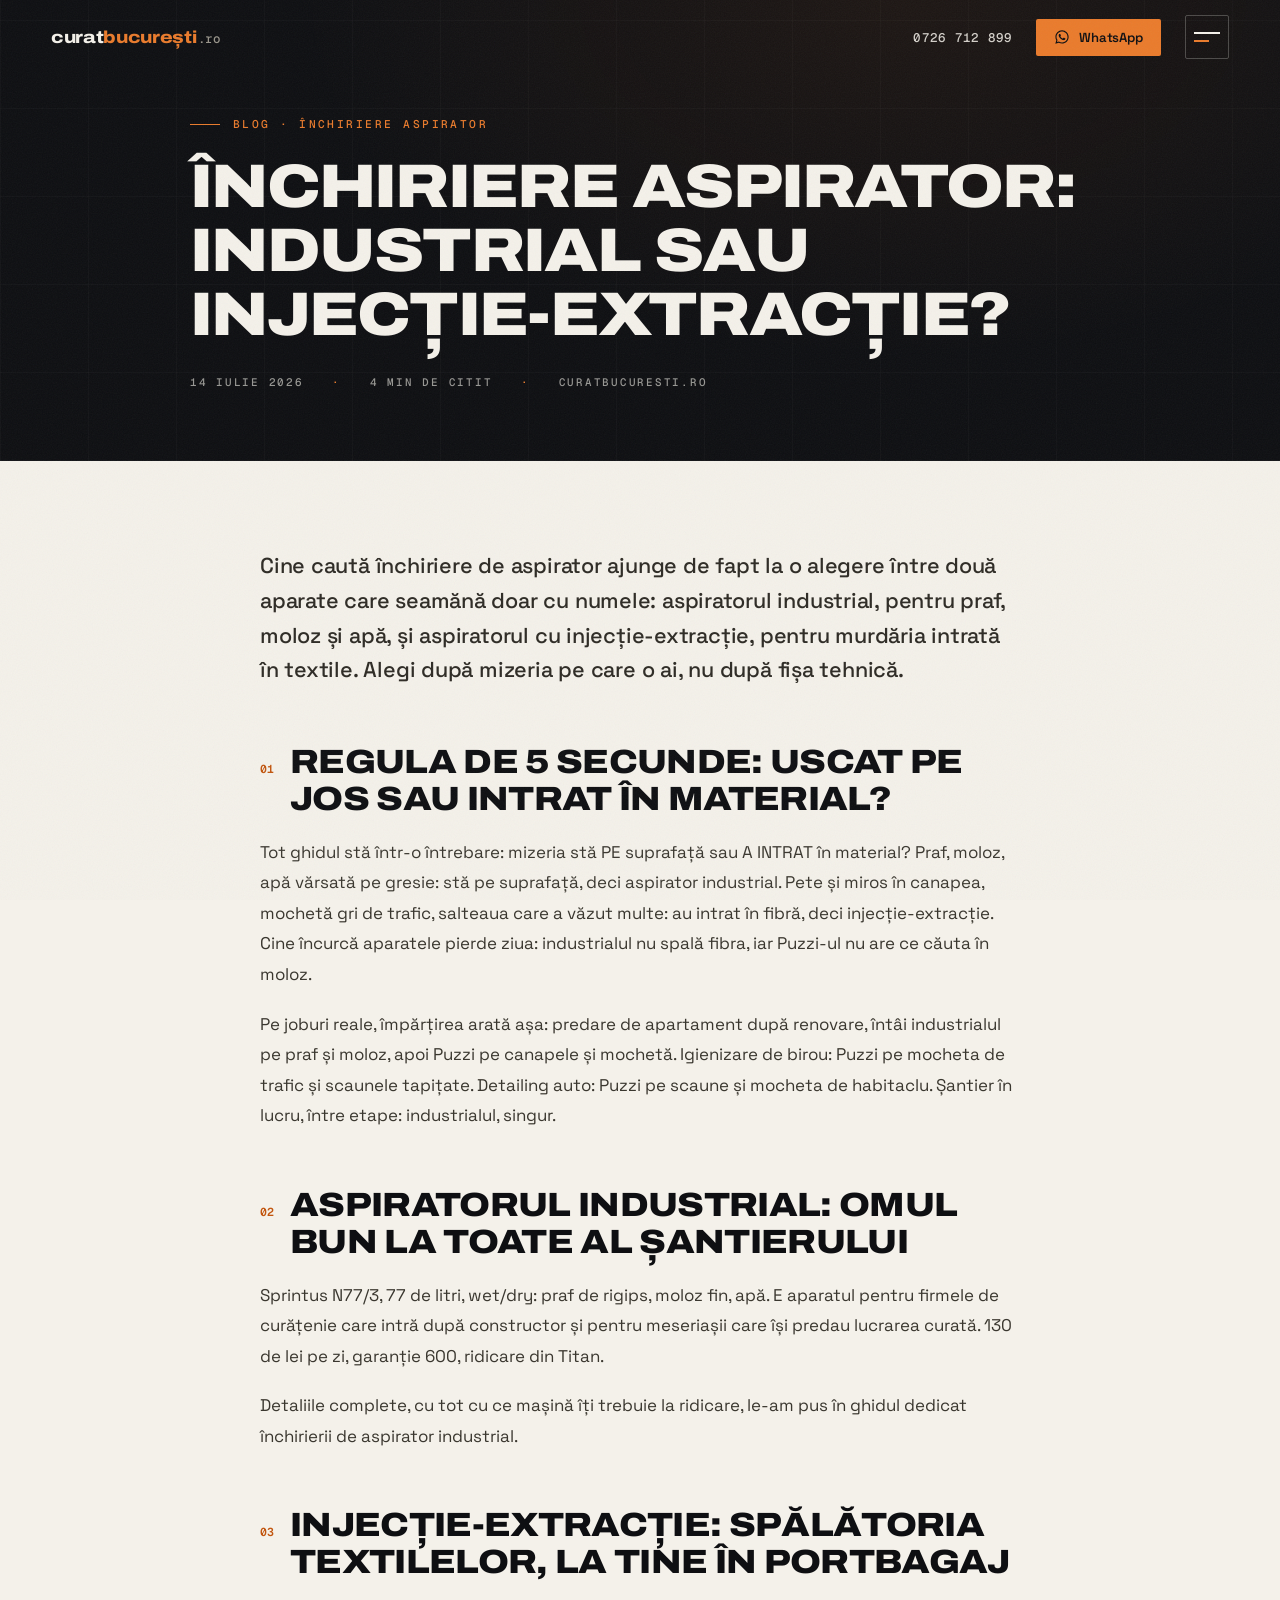
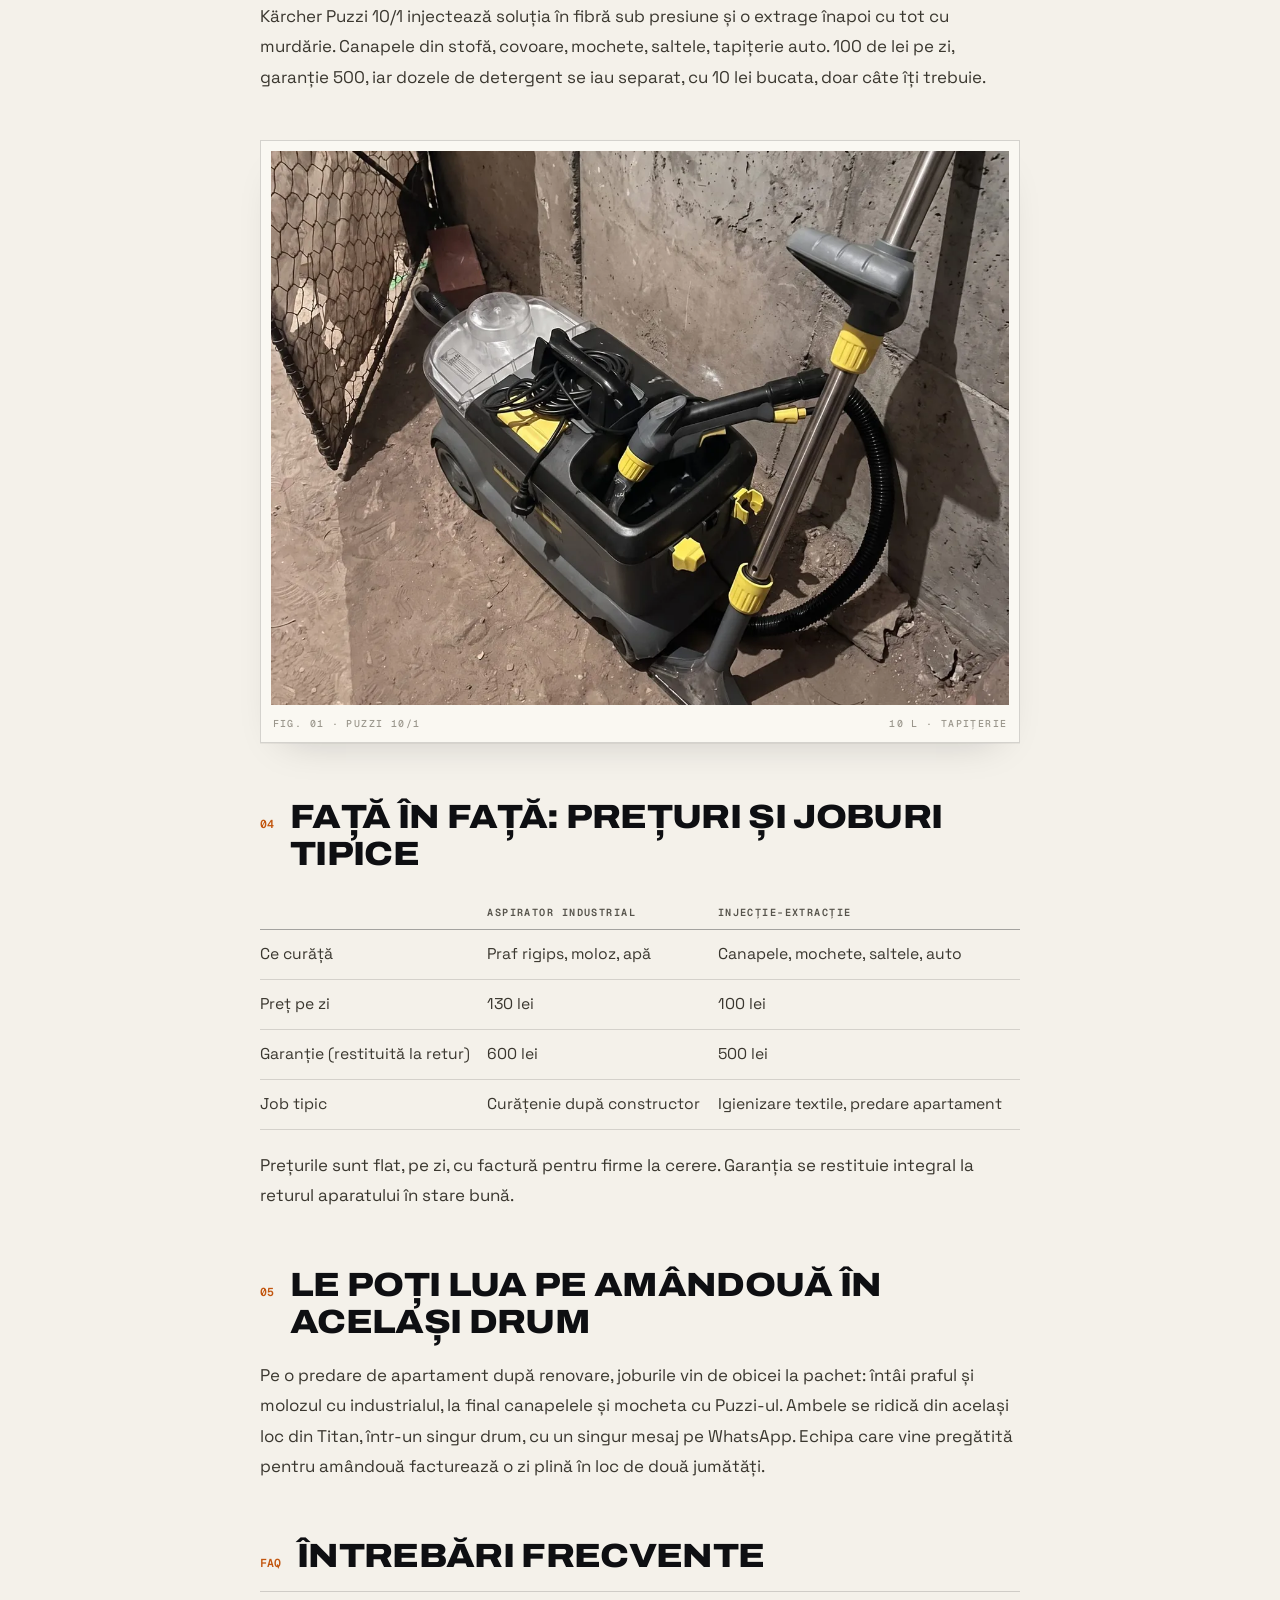
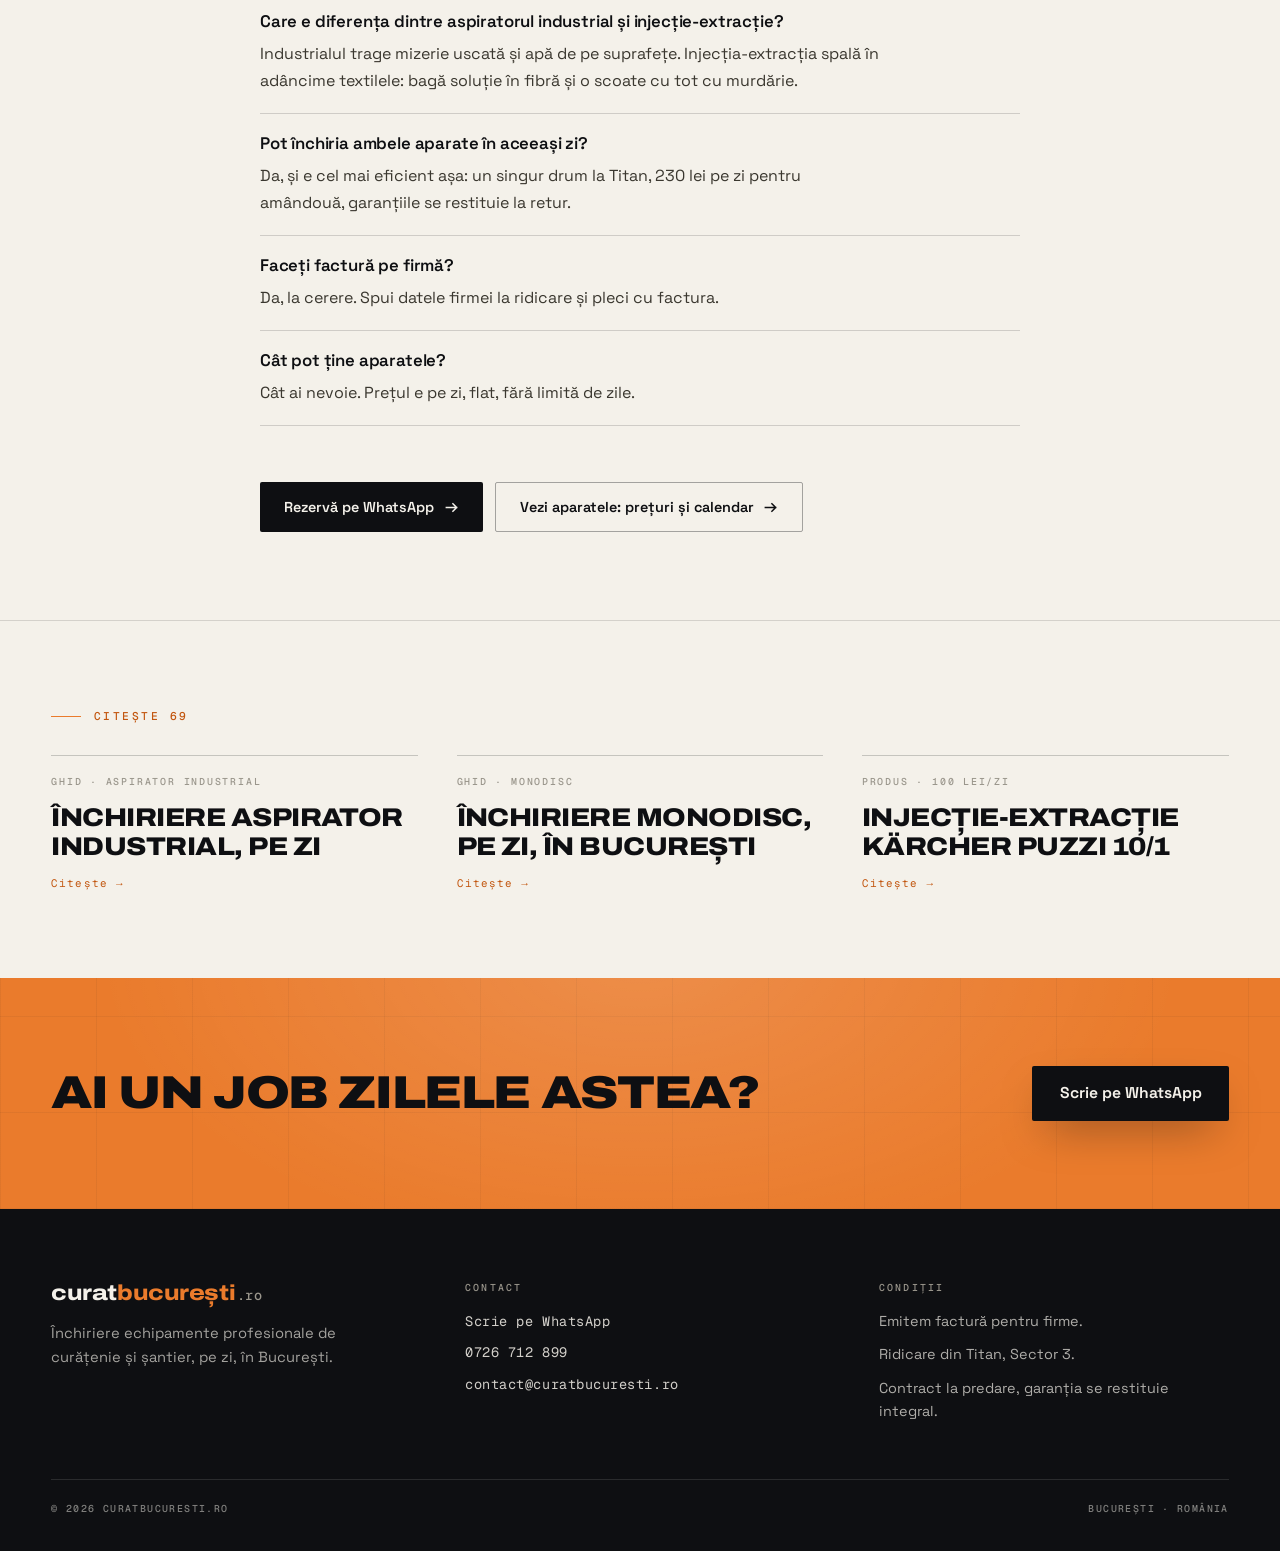
<file: blog/inchiriere-aspirator/index.html>
<!DOCTYPE html>
<html lang="ro">
<head>
<meta charset="utf-8">
<meta name="viewport" content="width=device-width, initial-scale=1">
<title>Închiriere aspirator: care tip pentru ce job (ghid 2026)</title>
<meta name="description" content="Închiriere aspirator profesional în București: industrial pentru praf și moloz (130 lei/zi) sau injecție-extracție pentru textile (100 lei/zi). Ghid pe job.">
<meta name="author" content="curatbucuresti.ro">
<meta name="robots" content="index,follow,max-image-preview:large,max-snippet:-1">
<meta name="geo.region" content="RO-B">
<meta name="geo.placename" content="București">
<link rel="canonical" href="https://curatbucuresti.ro/blog/inchiriere-aspirator/">
<meta property="og:type" content="article">
<meta property="og:locale" content="ro_RO">
<meta property="og:site_name" content="curatbucuresti.ro">
<meta property="og:title" content="Închiriere aspirator: care tip pentru ce job (ghid 2026)">
<meta property="og:description" content="Închiriere aspirator profesional în București: industrial pentru praf și moloz (130 lei/zi) sau injecție-extracție pentru textile (100 lei/zi). Ghid pe job.">
<meta property="og:url" content="https://curatbucuresti.ro/blog/inchiriere-aspirator/">
<meta property="og:image" content="https://curatbucuresti.ro/assets/og.png">
<meta property="og:image:width" content="1200">
<meta property="og:image:height" content="630">
<meta property="og:image:alt" content="Închiriere aspirator: care tip pentru ce job (ghid 2026)">
<meta name="twitter:card" content="summary_large_image">
<meta name="twitter:title" content="Închiriere aspirator: care tip pentru ce job (ghid 2026)">
<meta name="twitter:description" content="Închiriere aspirator profesional în București: industrial pentru praf și moloz (130 lei/zi) sau injecție-extracție pentru textile (100 lei/zi). Ghid pe job.">
<meta name="twitter:image" content="https://curatbucuresti.ro/assets/og.png">
<meta name="description:llm" content="Închiriere aspirator profesional în București, două tipuri: aspirator industrial Sprintus N77/3 pentru praf de rigips, moloz și apă (130 lei/zi, garanție 600 lei) și aspirator cu injecție-extracție Kärcher Puzzi 10/1 pentru canapele, covoare, saltele și tapițerie auto (100 lei/zi, garanție 500 lei). Regula: mizerie uscată sau apă pe pardoseală = industrial; murdărie intrată în textile = injecție-extracție. Ambele cu ridicare din Titan (Sector 3), factură pentru firme. WhatsApp 0726 712 899.">
<style>html,body{height:100%;margin:0}#dc-root,#dc-root>.sc-host{height:100%}</style>
<link rel="icon" type="image/png" href="/assets/favicon.png" />
<link rel="stylesheet" href="/assets/fonts.css">
<style>
html{scroll-behavior:auto}
body{margin:0;background:#F4F1EA;color:#0E0F12;font-family:'Space Grotesk',sans-serif;-webkit-font-smoothing:antialiased;text-rendering:optimizeLegibility;overflow-x:clip}
h1,h2,h3,h4,p,ul,li,figure,figcaption,blockquote{margin:0;padding:0}
ul{list-style:none}
img{max-width:100%;display:block}
a{color:inherit;text-decoration:none}
a:hover{color:#C2560F}
button{font:inherit;background:none;border:0;cursor:pointer;color:inherit;text-align:left}
::selection{background:#EA7B2C;color:#0E0F12}
a:focus-visible,button:focus-visible{outline:2px solid #EA7B2C;outline-offset:3px}
[data-mobile-bar]{display:none}
@media(max-width:760px){
  [data-mob-hide]{display:none!important}
  [data-header]{gap:.7rem!important;padding-left:1.15rem!important;padding-right:1.15rem!important}
  [data-header]>a:first-of-type{font-size:.98rem!important}
  [data-header]>div{gap:.85rem!important}
  [data-header]>div>a[target="_blank"]{display:none!important}
}
@media(prefers-reduced-motion:reduce){
  *,*::before,*::after{animation-duration:.01ms!important;animation-iteration-count:1!important;transition-duration:.01ms!important}
}
</style>

<link rel="preload" as="font" type="font/woff2" href="/assets/fonts/archivo-k3kQo8UDI-1M0wlSfdnoLg.woff2" crossorigin>
<link rel="preload" as="font" type="font/woff2" href="/assets/fonts/archivo-k3kQo8UDI-1M0wlSfdfoLnnA.woff2" crossorigin>
</head>
<body>
<div id="dc-root"><main class="sc-host">
<div data-progress aria-hidden="true" style="position:fixed;top:0;left:0;right:0;height:2px;z-index:97;pointer-events:none"><span data-progress-bar style="display:block;height:100%;background:#EA7B2C;transform:scaleX(0);transform-origin:left"></span></div>
<div data-curtain aria-hidden="true" style="position:fixed;inset:0;z-index:98;background:#0E0F12;transform:translateY(101%);display:none;pointer-events:none"><span style="position:absolute;left:0;right:0;top:0;height:3px;background:#EA7B2C"></span></div>
<div data-preloader aria-hidden="true" style="position:fixed;inset:0;z-index:99;background:#0E0F12;display:none;align-items:center;justify-content:center;flex-direction:column;gap:1.3rem">
  <div style="overflow:hidden;padding-bottom:.1em"><div data-pre-word style="transform:translateY(112%);display:inline-flex;align-items:baseline;font-family:'Archivo',sans-serif;font-stretch:118%;font-weight:850;font-size:clamp(1.7rem,4.5vw,2.8rem);letter-spacing:-.02em;color:#F4F1EA">curat<span style="color:#EA7B2C">bucurești</span><span style="font-family:'Geist Mono',monospace;font-weight:500;font-size:1.05rem;color:#9A968C;margin-left:.15rem">.ro</span></div></div>
  <div style="width:min(260px,52vw);height:2px;background:rgba(244,241,234,.12);overflow:hidden"><div data-pre-line style="height:100%;background:#EA7B2C;transform:scaleX(0);transform-origin:left"></div></div>
  <div style="font-family:'Geist Mono',monospace;font-size:.6rem;font-weight:500;letter-spacing:.3em;text-transform:uppercase;color:rgba(244,241,234,.75)">Echipamente profesionale · Pe zi</div>
</div>
<div data-cursor-ring aria-hidden="true" style="position:fixed;top:0;left:0;z-index:96;width:34px;height:34px;margin:-17px 0 0 -17px;border:1.5px solid rgba(234,123,44,.9);border-radius:50%;pointer-events:none;opacity:0;background:transparent;transition:width .35s cubic-bezier(.16,1,.3,1),height .35s cubic-bezier(.16,1,.3,1),margin .35s cubic-bezier(.16,1,.3,1),background .3s,opacity .3s;will-change:transform"></div>
<div data-cursor-dot aria-hidden="true" style="position:fixed;top:0;left:0;z-index:96;width:5px;height:5px;margin:-2.5px 0 0 -2.5px;border-radius:50%;background:#EA7B2C;pointer-events:none;opacity:0;will-change:transform"></div>

<header data-header style="position:fixed;top:0;left:0;right:0;z-index:70;display:flex;align-items:center;justify-content:space-between;gap:1rem;padding:.95rem clamp(1.25rem,4vw,3.25rem);background:transparent;border-bottom:1px solid transparent;transform:translateY(0);transition:background .4s,border-color .4s,transform .45s cubic-bezier(.16,1,.3,1);will-change:transform">
  <a href="/" aria-label="curatbucuresti.ro" style="display:inline-flex;align-items:baseline;font-family:'Archivo',sans-serif;font-stretch:118%;font-weight:800;font-size:1.08rem;letter-spacing:-.02em;color:#F4F1EA">curat<span style="color:#EA7B2C">bucurești</span><span style="font-family:'Geist Mono',monospace;font-weight:500;font-size:.78rem;letter-spacing:.04em;color:#9A968C;margin-left:.1rem">.ro</span></a>
  <div style="display:flex;align-items:center;gap:1.5rem">
    <a data-mob-hide href="tel:+40726712899" style="font-family:'Geist Mono',monospace;font-size:.78rem;font-weight:500;letter-spacing:.1em;color:rgba(244,241,234,.85);transition:color .3s" style-hover="color:#EA7B2C">0726 712 899</a>
    <a href="https://wa.me/40726712899?text=Bun%C4%83%20ziua%2C%20vreau%20s%C4%83%20%C3%AEnchiriez%20%5Baparat%5D%20pe%20%5Bdat%C4%83%5D." target="_blank" rel="noopener" style="display:inline-flex;align-items:center;gap:.55rem;background:#EA7B2C;color:#0E0F12;font-weight:600;font-size:.82rem;letter-spacing:-.005em;padding:.62rem 1.1rem;border-radius:2px;transition:background .35s cubic-bezier(.16,1,.3,1),color .35s" style-hover="background:#F4F1EA;color:#0E0F12">
      <svg width="16" height="16" viewBox="0 0 24 24" fill="currentColor" aria-hidden="true"><path d="M12.04 2c-5.46 0-9.9 4.44-9.9 9.9 0 1.75.46 3.45 1.32 4.95L2 22l5.25-1.38c1.45.79 3.08 1.21 4.79 1.21h.01c5.46 0 9.9-4.44 9.9-9.9 0-2.65-1.03-5.14-2.9-7.01A9.82 9.82 0 0 0 12.04 2Zm0 18.15h-.01a8.2 8.2 0 0 1-4.19-1.15l-.3-.18-3.12.82.83-3.04-.2-.31a8.2 8.2 0 0 1-1.26-4.38c0-4.54 3.7-8.24 8.25-8.24 2.2 0 4.27.86 5.82 2.42a8.18 8.18 0 0 1 2.41 5.83c0 4.54-3.7 8.23-8.23 8.23Zm4.52-6.16c-.25-.12-1.47-.72-1.69-.81-.23-.08-.39-.12-.56.13-.17.25-.64.8-.78.97-.14.17-.29.19-.54.06-.25-.12-1.05-.39-2-1.23-.74-.66-1.23-1.47-1.38-1.72-.14-.25-.02-.38.11-.51.11-.11.25-.29.37-.43.12-.14.17-.25.25-.41.08-.17.04-.31-.02-.43-.06-.12-.56-1.34-.76-1.84-.2-.48-.41-.42-.56-.42h-.48c-.17 0-.43.06-.66.31-.22.25-.86.85-.86 2.07 0 1.22.89 2.4 1.01 2.56.12.17 1.75 2.67 4.23 3.74.59.26 1.05.41 1.41.52.59.19 1.13.16 1.56.1.48-.07 1.47-.6 1.67-1.18.21-.58.21-1.07.15-1.18-.06-.1-.23-.16-.48-.28Z"/></svg>
      WhatsApp
    </a>
    <button data-menu-toggle aria-label="Deschide meniul" style="display:inline-flex;flex-direction:column;justify-content:center;gap:6px;width:44px;height:44px;padding:0 8px;border:1px solid rgba(244,241,234,.25);border-radius:2px;transition:border-color .3s" style-hover="border-color:#EA7B2C">
      <span style="display:block;width:100%;height:2px;background:#F4F1EA"></span>
      <span style="display:block;width:60%;height:2px;background:#EA7B2C"></span>
    </button>
  </div>
</header>

<div data-menu-panel data-menu style="position:fixed;inset:0;z-index:86;background-color:#0E0F12;color:#F4F1EA;background-image:radial-gradient(1000px 600px at 80% 0%, rgba(234,123,44,.07), transparent 60%),repeating-linear-gradient(0deg, rgba(244,241,234,.025) 0px, rgba(244,241,234,.025) 1px, transparent 1px, transparent 88px),repeating-linear-gradient(90deg, rgba(244,241,234,.025) 0px, rgba(244,241,234,.025) 1px, transparent 1px, transparent 88px);opacity:0;visibility:hidden;transition:opacity .55s cubic-bezier(.16,1,.3,1),visibility .55s;overflow:auto;display:flex;flex-direction:column">
  <button data-menu-close aria-label="Închide meniul" style="position:absolute;top:.95rem;right:clamp(1.25rem,4vw,3.25rem);width:46px;height:46px;display:flex;align-items:center;justify-content:center;border:1px solid rgba(244,241,234,.25);border-radius:2px;color:#F4F1EA;transition:border-color .3s,color .3s,transform .4s cubic-bezier(.16,1,.3,1)" style-hover="border-color:#EA7B2C;color:#EA7B2C;transform:rotate(90deg)">
    <svg width="16" height="16" viewBox="0 0 16 16" fill="none" aria-hidden="true"><path d="M2 2l12 12M14 2L2 14" stroke="currentColor" stroke-width="1.6"/></svg>
  </button>
  <div style="max-width:1320px;width:100%;margin:0 auto;padding:6.5rem clamp(1.25rem,4vw,3.25rem) 2.5rem;display:flex;flex-direction:column;flex:1;min-height:0">
    <div data-menu-o style="font-family:'Geist Mono',monospace;font-size:.66rem;font-weight:500;letter-spacing:.24em;text-transform:uppercase;color:#EA7B2C;opacity:0;transition:opacity .5s .05s">Meniu · curatbucuresti.ro</div>
    <nav style="display:flex;flex-direction:column;margin-top:1.4rem">
      <a data-menu-t data-menu-o href="/" data-menu-close style="display:flex;align-items:baseline;gap:1.3rem;padding:1.15rem 0;border-bottom:1px solid rgba(244,241,234,.12);color:#F4F1EA;opacity:0;transform:translateY(30px);transition:opacity .6s cubic-bezier(.16,1,.3,1) .08s,transform .6s cubic-bezier(.16,1,.3,1) .08s,color .3s" style-hover="color:#EA7B2C">
        <span style="font-family:'Geist Mono',monospace;font-size:.68rem;font-weight:500;color:#9A968C">01</span>
        <span style="font-family:'Archivo',sans-serif;font-stretch:118%;font-weight:850;font-size:clamp(1.9rem,4.6vw,3.4rem);line-height:1;letter-spacing:-.03em;text-transform:uppercase">Acasă</span>
        <em data-mob-hide style="margin-left:auto;font-family:'Instrument Serif',serif;font-style:italic;font-weight:400;font-size:1rem;color:rgba(244,241,234,.5)">landing</em>
      </a>
      <a data-menu-t data-menu-o href="/monodisc.html" data-menu-close style="display:flex;align-items:baseline;gap:1.3rem;padding:1.15rem 0;border-bottom:1px solid rgba(244,241,234,.12);color:#F4F1EA;opacity:0;transform:translateY(30px);transition:opacity .6s cubic-bezier(.16,1,.3,1) .14s,transform .6s cubic-bezier(.16,1,.3,1) .14s,color .3s" style-hover="color:#EA7B2C">
        <span style="font-family:'Geist Mono',monospace;font-size:.68rem;font-weight:500;color:#9A968C">02</span>
        <span style="font-family:'Archivo',sans-serif;font-stretch:118%;font-weight:850;font-size:clamp(1.9rem,4.6vw,3.4rem);line-height:1;letter-spacing:-.03em;text-transform:uppercase">Monodisc</span>
        <em style="margin-left:auto;font-family:'Geist Mono',monospace;font-style:normal;font-weight:500;font-size:.82rem;letter-spacing:.08em;color:#EA7B2C;white-space:nowrap">150 lei/zi</em>
      </a>
      <a data-menu-t data-menu-o href="/aspirator-industrial.html" data-menu-close style="display:flex;align-items:baseline;gap:1.3rem;padding:1.15rem 0;border-bottom:1px solid rgba(244,241,234,.12);color:#F4F1EA;opacity:0;transform:translateY(30px);transition:opacity .6s cubic-bezier(.16,1,.3,1) .18s,transform .6s cubic-bezier(.16,1,.3,1) .18s,color .3s" style-hover="color:#EA7B2C">
        <span style="font-family:'Geist Mono',monospace;font-size:.68rem;font-weight:500;color:#9A968C">03</span>
        <span style="font-family:'Archivo',sans-serif;font-stretch:118%;font-weight:850;font-size:clamp(1.9rem,4.6vw,3.4rem);line-height:1;letter-spacing:-.03em;text-transform:uppercase">Aspirator</span>
        <em style="margin-left:auto;font-family:'Geist Mono',monospace;font-style:normal;font-weight:500;font-size:.82rem;letter-spacing:.08em;color:#EA7B2C;white-space:nowrap">130 lei/zi</em>
      </a>
      <a data-menu-t data-menu-o href="/puzzi.html" data-menu-close style="display:flex;align-items:baseline;gap:1.3rem;padding:1.15rem 0;border-bottom:1px solid rgba(244,241,234,.12);color:#F4F1EA;opacity:0;transform:translateY(30px);transition:opacity .6s cubic-bezier(.16,1,.3,1) .22s,transform .6s cubic-bezier(.16,1,.3,1) .22s,color .3s" style-hover="color:#EA7B2C">
        <span style="font-family:'Geist Mono',monospace;font-size:.68rem;font-weight:500;color:#9A968C">04</span>
        <span style="font-family:'Archivo',sans-serif;font-stretch:118%;font-weight:850;font-size:clamp(1.9rem,4.6vw,3.4rem);line-height:1;letter-spacing:-.03em;text-transform:uppercase">Puzzi 10/1</span>
        <em style="margin-left:auto;font-family:'Geist Mono',monospace;font-style:normal;font-weight:500;font-size:.82rem;letter-spacing:.08em;color:#EA7B2C;white-space:nowrap">100 lei/zi</em>
      </a>
      <a data-menu-t data-menu-o href="/blog.html" data-menu-close style="display:flex;align-items:baseline;gap:1.3rem;padding:1.15rem 0;border-bottom:1px solid rgba(244,241,234,.12);color:#EA7B2C;opacity:0;transform:translateY(30px);transition:opacity .6s cubic-bezier(.16,1,.3,1) .24s,transform .6s cubic-bezier(.16,1,.3,1) .24s,color .3s" style-hover="color:#F4F1EA">
        <span style="font-family:'Geist Mono',monospace;font-size:.68rem;font-weight:500;color:#9A968C">05</span>
        <span style="font-family:'Archivo',sans-serif;font-stretch:118%;font-weight:850;font-size:clamp(1.9rem,4.6vw,3.4rem);line-height:1;letter-spacing:-.03em;text-transform:uppercase">Blog</span>
        <em data-mob-hide style="margin-left:auto;font-family:'Instrument Serif',serif;font-style:italic;font-weight:400;font-size:1rem;color:rgba(244,241,234,.5)">ești aici</em>
      </a>
      <a data-menu-t data-menu-o href="https://wa.me/40726712899?text=Bun%C4%83%20ziua%2C%20vreau%20s%C4%83%20%C3%AEnchiriez%20%5Baparat%5D%20pe%20%5Bdat%C4%83%5D." target="_blank" rel="noopener" data-menu-close style="display:flex;align-items:baseline;gap:1.3rem;padding:1.15rem 0;border-bottom:1px solid rgba(244,241,234,.12);color:#F4F1EA;opacity:0;transform:translateY(30px);transition:opacity .6s cubic-bezier(.16,1,.3,1) .32s,transform .6s cubic-bezier(.16,1,.3,1) .32s,color .3s" style-hover="color:#EA7B2C">
        <span style="font-family:'Geist Mono',monospace;font-size:.68rem;font-weight:500;color:#9A968C">06</span>
        <span style="font-family:'Archivo',sans-serif;font-stretch:118%;font-weight:850;font-size:clamp(1.9rem,4.6vw,3.4rem);line-height:1;letter-spacing:-.03em;text-transform:uppercase">Contact</span>
        <em data-mob-hide style="margin-left:auto;font-family:'Instrument Serif',serif;font-style:italic;font-weight:400;font-size:1rem;color:rgba(244,241,234,.5)">whatsapp</em>
      </a>
    </nav>
    <div data-menu-t data-menu-o style="margin-top:auto;display:flex;flex-wrap:wrap;gap:1rem 3rem;justify-content:space-between;align-items:baseline;padding-top:2.5rem;opacity:0;transform:translateY(30px);transition:opacity .6s cubic-bezier(.16,1,.3,1) .4s,transform .6s cubic-bezier(.16,1,.3,1) .4s">
      <div style="display:flex;flex-wrap:wrap;gap:1rem 2rem">
        <a href="tel:+40726712899" style="font-family:'Geist Mono',monospace;font-size:.85rem;letter-spacing:.06em;color:rgba(244,241,234,.85);transition:color .3s" style-hover="color:#EA7B2C">0726 712 899</a>
        <a href="mailto:contact@curatbucuresti.ro" style="font-family:'Geist Mono',monospace;font-size:.85rem;letter-spacing:.06em;color:rgba(244,241,234,.85);transition:color .3s" style-hover="color:#EA7B2C">contact@curatbucuresti.ro</a>
      </div>
      <span style="font-family:'Geist Mono',monospace;font-size:.66rem;font-weight:500;letter-spacing:.18em;text-transform:uppercase;color:rgba(244,241,234,.5)">Titan · Sector 3 · Pe zi · Factură</span>
    </div>
  </div>
</div>

<section data-screen-label="Articol hero" style="position:relative;background-color:#0E0F12;color:#F4F1EA;background-image:radial-gradient(1000px 600px at 70% 0%, rgba(234,123,44,.07), transparent 60%),repeating-linear-gradient(0deg, rgba(244,241,234,.025) 0px, rgba(244,241,234,.025) 1px, transparent 1px, transparent 88px),repeating-linear-gradient(90deg, rgba(244,241,234,.025) 0px, rgba(244,241,234,.025) 1px, transparent 1px, transparent 88px);overflow:hidden">
  <div style="max-width:900px;margin:0 auto;padding:clamp(6.5rem,13vh,8.5rem) clamp(1.25rem,4vw,3.25rem) clamp(3rem,6vw,4.5rem)">
    <div style="display:flex;align-items:center;gap:.8rem;font-family:'Geist Mono',monospace;font-size:.7rem;font-weight:500;letter-spacing:.22em;text-transform:uppercase;color:#EA7B2C">
      <span style="display:inline-block;width:30px;height:1px;background:#EA7B2C"></span>
      <span data-scramble>Blog · Închiriere aspirator</span>
    </div>
    <h1 style="margin-top:1.5rem;font-family:'Archivo',sans-serif;font-stretch:116%;font-weight:860;font-size:clamp(1.9rem,4.8vw,4rem);line-height:1.04;letter-spacing:-.028em;text-transform:uppercase">Închiriere aspirator: industrial sau injecție-extracție?</h1>
    <div style="display:flex;flex-wrap:wrap;gap:.6rem 1.8rem;margin-top:1.8rem;font-family:'Geist Mono',monospace;font-size:.68rem;font-weight:500;letter-spacing:.16em;text-transform:uppercase;color:rgba(244,241,234,.6)">
      <span>14 Iulie 2026</span>
      <span aria-hidden="true" style="color:#EA7B2C">·</span>
      <span>4 min de citit</span>
      <span aria-hidden="true" style="color:#EA7B2C">·</span>
      <span>curatbucuresti.ro</span>
    </div>
  </div>
</section>

<article data-screen-label="Articol corp" style="background:#F4F1EA;color:#0E0F12">
  <div style="max-width:760px;margin:0 auto;padding:clamp(3.5rem,7vw,5.5rem) clamp(1.25rem,4vw,3.25rem)">
<p data-reveal style="font-size:clamp(1.15rem,1.8vw,1.35rem);line-height:1.6;letter-spacing:-.01em;font-weight:500;color:#2E2B25">Cine caută închiriere de aspirator ajunge de fapt la o alegere între două aparate care seamănă doar cu numele: aspiratorul industrial, pentru praf, moloz și apă, și aspiratorul cu injecție-extracție, pentru murdăria intrată în textile. Alegi după mizeria pe care o ai, nu după fișa tehnică.</p><div data-reveal style="display:flex;align-items:baseline;gap:1rem;margin-top:clamp(2.5rem,5vw,3.5rem)"><span style="font-family:'Geist Mono',monospace;font-size:.72rem;font-weight:600;color:#C2560F">01</span><h2 style="font-family:'Archivo',sans-serif;font-stretch:114%;font-weight:830;font-size:clamp(1.5rem,2.8vw,2.1rem);line-height:1.1;letter-spacing:-.02em;text-transform:uppercase">Regula de 5 secunde: uscat pe jos sau intrat în material?</h2></div><p data-reveal style="margin-top:1.2rem;font-size:1.06rem;line-height:1.8;color:#3A372F">Tot ghidul stă într-o întrebare: mizeria stă PE suprafață sau A INTRAT în material? Praf, moloz, apă vărsată pe gresie: stă pe suprafață, deci aspirator industrial. Pete și miros în canapea, mochetă gri de trafic, salteaua care a văzut multe: au intrat în fibră, deci injecție-extracție. Cine încurcă aparatele pierde ziua: industrialul nu spală fibra, iar Puzzi-ul nu are ce căuta în moloz.</p><p data-reveal style="margin-top:1.2rem;font-size:1.06rem;line-height:1.8;color:#3A372F">Pe joburi reale, împărțirea arată așa: predare de apartament după renovare, întâi industrialul pe praf și moloz, apoi Puzzi pe canapele și mochetă. Igienizare de birou: Puzzi pe mocheta de trafic și scaunele tapițate. Detailing auto: Puzzi pe scaune și mocheta de habitaclu. Șantier în lucru, între etape: industrialul, singur.</p><div data-reveal style="display:flex;align-items:baseline;gap:1rem;margin-top:clamp(2.5rem,5vw,3.5rem)"><span style="font-family:'Geist Mono',monospace;font-size:.72rem;font-weight:600;color:#C2560F">02</span><h2 style="font-family:'Archivo',sans-serif;font-stretch:114%;font-weight:830;font-size:clamp(1.5rem,2.8vw,2.1rem);line-height:1.1;letter-spacing:-.02em;text-transform:uppercase">Aspiratorul industrial: omul bun la toate al șantierului</h2></div><p data-reveal style="margin-top:1.2rem;font-size:1.06rem;line-height:1.8;color:#3A372F">Sprintus N77/3, 77 de litri, wet/dry: praf de rigips, moloz fin, apă. E aparatul pentru firmele de curățenie care intră după constructor și pentru meseriașii care își predau lucrarea curată. 130 de lei pe zi, garanție 600, ridicare din Titan.</p><p data-reveal style="margin-top:1.2rem;font-size:1.06rem;line-height:1.8;color:#3A372F">Detaliile complete, cu tot cu ce mașină îți trebuie la ridicare, le-am pus în ghidul dedicat închirierii de aspirator industrial.</p><div data-reveal style="display:flex;align-items:baseline;gap:1rem;margin-top:clamp(2.5rem,5vw,3.5rem)"><span style="font-family:'Geist Mono',monospace;font-size:.72rem;font-weight:600;color:#C2560F">03</span><h2 style="font-family:'Archivo',sans-serif;font-stretch:114%;font-weight:830;font-size:clamp(1.5rem,2.8vw,2.1rem);line-height:1.1;letter-spacing:-.02em;text-transform:uppercase">Injecție-extracție: spălătoria textilelor, la tine în portbagaj</h2></div><p data-reveal style="margin-top:1.2rem;font-size:1.06rem;line-height:1.8;color:#3A372F">Kärcher Puzzi 10/1 injectează soluția în fibră sub presiune și o extrage înapoi cu tot cu murdărie. Canapele din stofă, covoare, mochete, saltele, tapițerie auto. 100 de lei pe zi, garanție 500, iar dozele de detergent se iau separat, cu 10 lei bucata, doar câte îți trebuie.</p><figure data-reveal style="margin-top:clamp(2rem,4vw,3rem);border:1px solid rgba(14,15,18,.16);background:#FAF8F2;padding:10px;box-shadow:0 1px 0 rgba(14,15,18,.05),0 18px 40px -24px rgba(14,15,18,.22)"><div style="position:relative;aspect-ratio:4/3;overflow:hidden"><img src="/images/puzzi-duza.webp" alt="Aspirator cu injecție-extracție Kärcher Puzzi 10/1 închiriat, duză de tapițerie pentru canapele și mochete" loading="lazy" decoding="async" style="position:absolute;inset:0;width:100%;height:100%;object-fit:cover;display:block"></div><figcaption style="display:flex;justify-content:space-between;gap:1rem;padding:.75rem .1rem .15rem;font-family:'Geist Mono',monospace;font-size:.62rem;font-weight:500;letter-spacing:.14em;text-transform:uppercase;color:#9A968C"><span>Fig. 01 · Puzzi 10/1</span><span>10 L · Tapițerie</span></figcaption></figure><div data-reveal style="display:flex;align-items:baseline;gap:1rem;margin-top:clamp(2.5rem,5vw,3.5rem)"><span style="font-family:'Geist Mono',monospace;font-size:.72rem;font-weight:600;color:#C2560F">04</span><h2 style="font-family:'Archivo',sans-serif;font-stretch:114%;font-weight:830;font-size:clamp(1.5rem,2.8vw,2.1rem);line-height:1.1;letter-spacing:-.02em;text-transform:uppercase">Față în față: prețuri și joburi tipice</h2></div><div data-reveal style="margin-top:1.4rem;overflow-x:auto"><table style="width:100%;border-collapse:collapse;min-width:min(100%,460px)"><thead><tr><th style="text-align:left;font-family:'Geist Mono',monospace;font-size:.64rem;font-weight:600;letter-spacing:.14em;text-transform:uppercase;color:#57544C;padding:.65rem .9rem .65rem 0;border-bottom:1px solid rgba(14,15,18,.35)"></th><th style="text-align:left;font-family:'Geist Mono',monospace;font-size:.64rem;font-weight:600;letter-spacing:.14em;text-transform:uppercase;color:#57544C;padding:.65rem .9rem .65rem 0;border-bottom:1px solid rgba(14,15,18,.35)">Aspirator industrial</th><th style="text-align:left;font-family:'Geist Mono',monospace;font-size:.64rem;font-weight:600;letter-spacing:.14em;text-transform:uppercase;color:#57544C;padding:.65rem .9rem .65rem 0;border-bottom:1px solid rgba(14,15,18,.35)">Injecție-extracție</th></tr></thead><tbody><tr><td style="font-size:.98rem;line-height:1.6;color:#3A372F;padding:.75rem .9rem .75rem 0;border-bottom:1px solid rgba(14,15,18,.14);vertical-align:top">Ce curăță</td><td style="font-size:.98rem;line-height:1.6;color:#3A372F;padding:.75rem .9rem .75rem 0;border-bottom:1px solid rgba(14,15,18,.14);vertical-align:top">Praf rigips, moloz, apă</td><td style="font-size:.98rem;line-height:1.6;color:#3A372F;padding:.75rem .9rem .75rem 0;border-bottom:1px solid rgba(14,15,18,.14);vertical-align:top">Canapele, mochete, saltele, auto</td></tr><tr><td style="font-size:.98rem;line-height:1.6;color:#3A372F;padding:.75rem .9rem .75rem 0;border-bottom:1px solid rgba(14,15,18,.14);vertical-align:top">Preț pe zi</td><td style="font-size:.98rem;line-height:1.6;color:#3A372F;padding:.75rem .9rem .75rem 0;border-bottom:1px solid rgba(14,15,18,.14);vertical-align:top">130 lei</td><td style="font-size:.98rem;line-height:1.6;color:#3A372F;padding:.75rem .9rem .75rem 0;border-bottom:1px solid rgba(14,15,18,.14);vertical-align:top">100 lei</td></tr><tr><td style="font-size:.98rem;line-height:1.6;color:#3A372F;padding:.75rem .9rem .75rem 0;border-bottom:1px solid rgba(14,15,18,.14);vertical-align:top">Garanție (restituită la retur)</td><td style="font-size:.98rem;line-height:1.6;color:#3A372F;padding:.75rem .9rem .75rem 0;border-bottom:1px solid rgba(14,15,18,.14);vertical-align:top">600 lei</td><td style="font-size:.98rem;line-height:1.6;color:#3A372F;padding:.75rem .9rem .75rem 0;border-bottom:1px solid rgba(14,15,18,.14);vertical-align:top">500 lei</td></tr><tr><td style="font-size:.98rem;line-height:1.6;color:#3A372F;padding:.75rem .9rem .75rem 0;border-bottom:1px solid rgba(14,15,18,.14);vertical-align:top">Job tipic</td><td style="font-size:.98rem;line-height:1.6;color:#3A372F;padding:.75rem .9rem .75rem 0;border-bottom:1px solid rgba(14,15,18,.14);vertical-align:top">Curățenie după constructor</td><td style="font-size:.98rem;line-height:1.6;color:#3A372F;padding:.75rem .9rem .75rem 0;border-bottom:1px solid rgba(14,15,18,.14);vertical-align:top">Igienizare textile, predare apartament</td></tr></tbody></table></div><p data-reveal style="margin-top:1.2rem;font-size:1.06rem;line-height:1.8;color:#3A372F">Prețurile sunt flat, pe zi, cu factură pentru firme la cerere. Garanția se restituie integral la returul aparatului în stare bună.</p><div data-reveal style="display:flex;align-items:baseline;gap:1rem;margin-top:clamp(2.5rem,5vw,3.5rem)"><span style="font-family:'Geist Mono',monospace;font-size:.72rem;font-weight:600;color:#C2560F">05</span><h2 style="font-family:'Archivo',sans-serif;font-stretch:114%;font-weight:830;font-size:clamp(1.5rem,2.8vw,2.1rem);line-height:1.1;letter-spacing:-.02em;text-transform:uppercase">Le poți lua pe amândouă în același drum</h2></div><p data-reveal style="margin-top:1.2rem;font-size:1.06rem;line-height:1.8;color:#3A372F">Pe o predare de apartament după renovare, joburile vin de obicei la pachet: întâi praful și molozul cu industrialul, la final canapelele și mocheta cu Puzzi-ul. Ambele se ridică din același loc din Titan, într-un singur drum, cu un singur mesaj pe WhatsApp. Echipa care vine pregătită pentru amândouă facturează o zi plină în loc de două jumătăți.</p><div data-reveal style="display:flex;align-items:baseline;gap:1rem;margin-top:clamp(2.5rem,5vw,3.5rem)"><span style="font-family:'Geist Mono',monospace;font-size:.72rem;font-weight:600;color:#C2560F">FAQ</span><h2 style="font-family:'Archivo',sans-serif;font-stretch:114%;font-weight:830;font-size:clamp(1.5rem,2.8vw,2.1rem);line-height:1.1;letter-spacing:-.02em;text-transform:uppercase">Întrebări frecvente</h2></div><div data-reveal style="margin-top:1rem;border-top:1px solid rgba(14,15,18,.16)"><div style="border-bottom:1px solid rgba(14,15,18,.16);padding:1.15rem 0"><p style="font-weight:600;font-size:1.05rem;letter-spacing:-.01em;color:#0E0F12">Care e diferența dintre aspiratorul industrial și injecție-extracție?</p><p style="margin-top:.5rem;font-size:1rem;line-height:1.7;color:#3A372F;max-width:62ch">Industrialul trage mizerie uscată și apă de pe suprafețe. Injecția-extracția spală în adâncime textilele: bagă soluție în fibră și o scoate cu tot cu murdărie.</p></div><div style="border-bottom:1px solid rgba(14,15,18,.16);padding:1.15rem 0"><p style="font-weight:600;font-size:1.05rem;letter-spacing:-.01em;color:#0E0F12">Pot închiria ambele aparate în aceeași zi?</p><p style="margin-top:.5rem;font-size:1rem;line-height:1.7;color:#3A372F;max-width:62ch">Da, și e cel mai eficient așa: un singur drum la Titan, 230 lei pe zi pentru amândouă, garanțiile se restituie la retur.</p></div><div style="border-bottom:1px solid rgba(14,15,18,.16);padding:1.15rem 0"><p style="font-weight:600;font-size:1.05rem;letter-spacing:-.01em;color:#0E0F12">Faceți factură pe firmă?</p><p style="margin-top:.5rem;font-size:1rem;line-height:1.7;color:#3A372F;max-width:62ch">Da, la cerere. Spui datele firmei la ridicare și pleci cu factura.</p></div><div style="border-bottom:1px solid rgba(14,15,18,.16);padding:1.15rem 0"><p style="font-weight:600;font-size:1.05rem;letter-spacing:-.01em;color:#0E0F12">Cât pot ține aparatele?</p><p style="margin-top:.5rem;font-size:1rem;line-height:1.7;color:#3A372F;max-width:62ch">Cât ai nevoie. Prețul e pe zi, flat, fără limită de zile.</p></div></div><div data-reveal style="display:flex;flex-wrap:wrap;align-items:center;gap:.75rem;margin-top:clamp(2.5rem,5vw,3.5rem)"><a href="https://wa.me/40726712899?text=Bun%C4%83%20ziua%2C%20vreau%20s%C4%83%20%C3%AEnchiriez%20%5Baparat%5D%20pe%20%5Bdat%C4%83%5D." target="_blank" rel="noopener" style="display:inline-flex;align-items:center;gap:.6rem;background:#0E0F12;color:#F4F1EA;font-weight:600;font-size:.9rem;padding:1rem 1.5rem;border-radius:2px;transition:background .35s cubic-bezier(.16,1,.3,1),color .35s" style-hover="background:#EA7B2C;color:#0E0F12">Rezervă pe WhatsApp<svg width="15" height="15" viewBox="0 0 16 16" fill="none" aria-hidden="true"><path d="M2.5 8h11M9.5 4l4 4-4 4" stroke="currentColor" stroke-width="1.6" stroke-linecap="square"/></svg></a><a href="/aspirator-industrial.html" style="display:inline-flex;align-items:center;gap:.6rem;border:1px solid rgba(14,15,18,.35);color:#0E0F12;font-weight:600;font-size:.9rem;padding:calc(1rem - 1px) 1.5rem;border-radius:2px;transition:border-color .35s,background .35s" style-hover="border-color:#0E0F12;background:rgba(14,15,18,.06)">Vezi aparatele: prețuri și calendar<svg width="15" height="15" viewBox="0 0 16 16" fill="none" aria-hidden="true"><path d="M2.5 8h11M9.5 4l4 4-4 4" stroke="currentColor" stroke-width="1.6" stroke-linecap="square"/></svg></a></div>
  </div>
</article>

<section data-screen-label="Citeste si" style="background:#F4F1EA;color:#0E0F12;border-top:1px solid rgba(14,15,18,.14)">
  <div style="max-width:1320px;margin:0 auto;padding:clamp(3.5rem,7vw,5.5rem) clamp(1.25rem,4vw,3.25rem)">
    <div data-reveal style="display:flex;align-items:center;gap:.8rem;font-family:'Geist Mono',monospace;font-size:.7rem;font-weight:500;letter-spacing:.22em;text-transform:uppercase;color:#C2560F"><span style="display:inline-block;width:30px;height:1px;background:#EA7B2C"></span><span data-scramble>Citește și</span></div>
    <div style="display:grid;grid-template-columns:repeat(auto-fit,minmax(min(100%,320px),1fr));gap:clamp(1.5rem,3vw,2.5rem);margin-top:2rem"><a data-reveal href="/blog/inchiriere-aspirator-industrial/" style="display:flex;flex-direction:column;gap:.9rem;border-top:1px solid rgba(14,15,18,.2);padding-top:1.2rem;transition:color .3s" style-hover="color:#C2560F"><span style="font-family:'Geist Mono',monospace;font-size:.62rem;font-weight:500;letter-spacing:.18em;text-transform:uppercase;color:#9A968C">Ghid · Aspirator industrial</span><span style="font-family:'Archivo',sans-serif;font-stretch:114%;font-weight:820;font-size:clamp(1.2rem,2.2vw,1.6rem);line-height:1.15;letter-spacing:-.02em;text-transform:uppercase">Închiriere aspirator industrial, pe zi</span><span style="font-family:'Geist Mono',monospace;font-size:.68rem;letter-spacing:.1em;color:#C2560F">Citește →</span></a><a data-reveal href="/blog/inchiriere-monodisc/" style="display:flex;flex-direction:column;gap:.9rem;border-top:1px solid rgba(14,15,18,.2);padding-top:1.2rem;transition:color .3s" style-hover="color:#C2560F"><span style="font-family:'Geist Mono',monospace;font-size:.62rem;font-weight:500;letter-spacing:.18em;text-transform:uppercase;color:#9A968C">Ghid · Monodisc</span><span style="font-family:'Archivo',sans-serif;font-stretch:114%;font-weight:820;font-size:clamp(1.2rem,2.2vw,1.6rem);line-height:1.15;letter-spacing:-.02em;text-transform:uppercase">Închiriere monodisc, pe zi, în București</span><span style="font-family:'Geist Mono',monospace;font-size:.68rem;letter-spacing:.1em;color:#C2560F">Citește →</span></a><a data-reveal href="/puzzi.html" style="display:flex;flex-direction:column;gap:.9rem;border-top:1px solid rgba(14,15,18,.2);padding-top:1.2rem;transition:color .3s" style-hover="color:#C2560F"><span style="font-family:'Geist Mono',monospace;font-size:.62rem;font-weight:500;letter-spacing:.18em;text-transform:uppercase;color:#9A968C">Produs · 100 lei/zi</span><span style="font-family:'Archivo',sans-serif;font-stretch:114%;font-weight:820;font-size:clamp(1.2rem,2.2vw,1.6rem);line-height:1.15;letter-spacing:-.02em;text-transform:uppercase">Injecție-extracție Kärcher Puzzi 10/1</span><span style="font-family:'Geist Mono',monospace;font-size:.68rem;letter-spacing:.1em;color:#C2560F">Citește →</span></a></div>
  </div>
</section>

<section data-screen-label="CTA blog" style="position:relative;overflow:hidden;background-color:#EA7B2C;color:#0E0F12;background-image:radial-gradient(900px 500px at 50% -10%, rgba(255,255,255,.14), transparent 60%),repeating-linear-gradient(0deg, rgba(14,15,18,.05) 0px, rgba(14,15,18,.05) 1px, transparent 1px, transparent 96px),repeating-linear-gradient(90deg, rgba(14,15,18,.05) 0px, rgba(14,15,18,.05) 1px, transparent 1px, transparent 96px)">
  <div style="max-width:1320px;margin:0 auto;padding:clamp(3.5rem,7vw,5.5rem) clamp(1.25rem,4vw,3.25rem);display:flex;flex-wrap:wrap;align-items:center;justify-content:space-between;gap:1.5rem 3rem">
    <h2 data-reveal style="font-family:'Archivo',sans-serif;font-stretch:118%;font-weight:870;font-size:clamp(1.8rem,3.6vw,3rem);line-height:1;letter-spacing:-.03em;text-transform:uppercase;max-width:22ch">Ai un job zilele astea?</h2>
    <a data-reveal data-magnetic href="https://wa.me/40726712899?text=Bun%C4%83%20ziua%2C%20vreau%20s%C4%83%20%C3%AEnchiriez%20%5Baparat%5D%20pe%20%5Bdat%C4%83%5D." target="_blank" rel="noopener" style="display:inline-flex;align-items:center;gap:.65rem;background:#0E0F12;color:#F4F1EA;font-weight:650;font-size:.98rem;padding:1.1rem 1.7rem;border-radius:2px;transition:background .35s cubic-bezier(.16,1,.3,1),color .35s;box-shadow:0 18px 44px -16px rgba(14,15,18,.5)" style-hover="background:#F4F1EA;color:#0E0F12">Scrie pe WhatsApp</a>
  </div>
</section>

<footer data-screen-label="Footer" style="background:#0E0F12;color:#F4F1EA">
  <div style="max-width:1320px;margin:0 auto;padding:clamp(3rem,6vw,4.5rem) clamp(1.25rem,4vw,3.25rem) 2.2rem">
    <div style="display:grid;grid-template-columns:repeat(auto-fit,minmax(min(100%,260px),1fr));gap:clamp(2.5rem,5vw,4rem)">
      <div>
        <a href="/" style="display:inline-flex;align-items:baseline;font-family:'Archivo',sans-serif;font-stretch:118%;font-weight:800;font-size:1.35rem;letter-spacing:-.02em;color:#F4F1EA">curat<span style="color:#EA7B2C">bucurești</span><span style="font-family:'Geist Mono',monospace;font-weight:500;font-size:.85rem;letter-spacing:.04em;color:#9A968C;margin-left:.1rem">.ro</span></a>
        <p style="margin-top:1rem;font-size:.92rem;line-height:1.65;color:rgba(244,241,234,.65);max-width:34ch">Închiriere echipamente profesionale de curățenie și șantier, pe zi, în București.</p>
      </div>
      <div>
        <div style="font-family:'Geist Mono',monospace;font-size:.62rem;font-weight:500;letter-spacing:.22em;text-transform:uppercase;color:#9A968C">Contact</div>
        <ul style="margin-top:1rem;display:flex;flex-direction:column;gap:.65rem">
          <li><a href="https://wa.me/40726712899?text=Bun%C4%83%20ziua%2C%20vreau%20s%C4%83%20%C3%AEnchiriez%20%5Baparat%5D%20pe%20%5Bdat%C4%83%5D." target="_blank" rel="noopener" style="font-family:'Geist Mono',monospace;font-size:.85rem;letter-spacing:.04em;color:rgba(244,241,234,.85);transition:color .3s" style-hover="color:#EA7B2C">Scrie pe WhatsApp</a></li>
          <li><a href="tel:+40726712899" style="font-family:'Geist Mono',monospace;font-size:.85rem;letter-spacing:.04em;color:rgba(244,241,234,.85);transition:color .3s" style-hover="color:#EA7B2C">0726 712 899</a></li>
          <li><a href="mailto:contact@curatbucuresti.ro" style="font-family:'Geist Mono',monospace;font-size:.85rem;letter-spacing:.04em;color:rgba(244,241,234,.85);transition:color .3s" style-hover="color:#EA7B2C">contact@curatbucuresti.ro</a></li>
        </ul>
      </div>
      <div>
        <div style="font-family:'Geist Mono',monospace;font-size:.62rem;font-weight:500;letter-spacing:.22em;text-transform:uppercase;color:#9A968C">Condiții</div>
        <ul style="margin-top:1rem;display:flex;flex-direction:column;gap:.65rem">
          <li style="font-size:.9rem;line-height:1.6;color:rgba(244,241,234,.7)">Emitem factură pentru firme.</li>
          <li style="font-size:.9rem;line-height:1.6;color:rgba(244,241,234,.7)">Ridicare din Titan, Sector 3.</li>
          <li style="font-size:.9rem;line-height:1.6;color:rgba(244,241,234,.7)">Contract la predare, garanția se restituie integral.</li>
        </ul>
      </div>
    </div>
    <div style="display:flex;flex-wrap:wrap;justify-content:space-between;gap:.8rem;border-top:1px solid rgba(244,241,234,.12);margin-top:clamp(2.5rem,5vw,3.5rem);padding-top:1.4rem;font-family:'Geist Mono',monospace;font-size:.62rem;font-weight:500;letter-spacing:.14em;text-transform:uppercase;color:rgba(244,241,234,.5)">
      <span>© 2026 curatbucuresti.ro</span>
      <span>București · România</span>
    </div>
  </div>
</footer>

<div aria-hidden="true" style="position:fixed;inset:0;z-index:90;pointer-events:none;opacity:.05;background-image:url(data:image/svg+xml,%3Csvg%20xmlns%3D%27http%3A%2F%2Fwww.w3.org%2F2000%2Fsvg%27%20viewBox%3D%270%200%20256%20256%27%3E%3Cfilter%20id%3D%27n%27%3E%3CfeTurbulence%20type%3D%27fractalNoise%27%20baseFrequency%3D%270.8%27%20numOctaves%3D%274%27%20stitchTiles%3D%27stitch%27%2F%3E%3C%2Ffilter%3E%3Crect%20width%3D%27256%27%20height%3D%27256%27%20filter%3D%27url%28%23n%29%27%2F%3E%3C%2Fsvg%3E);background-size:256px 256px"></div>
</main></div>
<script type="application/ld+json">{"@context":"https://schema.org","@graph":[{"@type":"WebPage","@id":"https://curatbucuresti.ro/blog/inchiriere-aspirator/#webpage","url":"https://curatbucuresti.ro/blog/inchiriere-aspirator/","name":"Închiriere aspirator: care tip pentru ce job (ghid 2026)","description":"Închiriere aspirator profesional în București: industrial pentru praf și moloz (130 lei/zi) sau injecție-extracție pentru textile (100 lei/zi). Ghid pe job.","isPartOf":{"@id":"https://curatbucuresti.ro/#website"},"about":{"@id":"https://curatbucuresti.ro/#organization"},"inLanguage":"ro-RO","speakable":{"@type":"SpeakableSpecification","cssSelector":["h1","[data-screen-label=\"Articol corp\"] p"]}},{"@type":"BreadcrumbList","itemListElement":[{"@type":"ListItem","position":1,"name":"Acasă","item":"https://curatbucuresti.ro/"},{"@type":"ListItem","position":2,"name":"Ghiduri","item":"https://curatbucuresti.ro/blog.html"},{"@type":"ListItem","position":3,"name":"Închiriere aspirator: industrial sau injecție-extracție?","item":"https://curatbucuresti.ro/blog/inchiriere-aspirator/"}]},{"@type":"Article","@id":"https://curatbucuresti.ro/blog/inchiriere-aspirator/#article","headline":"Închiriere aspirator: industrial sau injecție-extracție?","description":"Închiriere aspirator profesional în București: industrial pentru praf și moloz (130 lei/zi) sau injecție-extracție pentru textile (100 lei/zi). Ghid pe job.","image":"https://curatbucuresti.ro/assets/og.png","datePublished":"2026-07-14","dateModified":"2026-07-14","inLanguage":"ro-RO","author":{"@type":"Organization","name":"curatbucuresti.ro","url":"https://curatbucuresti.ro/"},"publisher":{"@id":"https://curatbucuresti.ro/#organization"},"mainEntityOfPage":{"@id":"https://curatbucuresti.ro/blog/inchiriere-aspirator/#webpage"},"articleSection":"Ghiduri închiriere"},{"@type":"FAQPage","@id":"https://curatbucuresti.ro/blog/inchiriere-aspirator/#faq","mainEntity":[{"@type":"Question","name":"Care e diferența dintre aspiratorul industrial și injecție-extracție?","acceptedAnswer":{"@type":"Answer","text":"Industrialul trage mizerie uscată și apă de pe suprafețe. Injecția-extracția spală în adâncime textilele: bagă soluție în fibră și o scoate cu tot cu murdărie."}},{"@type":"Question","name":"Pot închiria ambele aparate în aceeași zi?","acceptedAnswer":{"@type":"Answer","text":"Da, și e cel mai eficient așa: un singur drum la Titan, 230 lei pe zi pentru amândouă, garanțiile se restituie la retur."}},{"@type":"Question","name":"Faceți factură pe firmă?","acceptedAnswer":{"@type":"Answer","text":"Da, la cerere. Spui datele firmei la ridicare și pleci cu factura."}},{"@type":"Question","name":"Cât pot ține aparatele?","acceptedAnswer":{"@type":"Answer","text":"Cât ai nevoie. Prețul e pe zi, flat, fără limită de zile."}}]}]}</script>

<script>
/* MOTION: extras 1:1 din componentDidMount + _initV2 (era rulat de React). Vanilla, zero React. */
(function(){
  var menuOpen=false;
  var mp=null,mo=null,mt=null;
  function setMenu(o){
    menuOpen=o; document.body.style.overflow=o?'hidden':'';
    if(!mp){mp=document.querySelector('[data-menu-panel]');mo=document.querySelectorAll('[data-menu-o]');mt=document.querySelectorAll('[data-menu-t]');}
    if(mp){mp.style.opacity=o?'1':'0';mp.style.visibility=o?'visible':'hidden';}
    if(mo)mo.forEach(function(e){e.style.opacity=o?'1':'0';});
    if(mt)mt.forEach(function(e){e.style.transform=o?'translateY(0)':'translateY(30px)';});
  }
  var CB={ _cleanup:[], _v2on:null, _scrubDone:false,
    state:{ get menuOpen(){return menuOpen;} },
    setState:function(o){ if(o&&typeof o==='object'&&'menuOpen' in o) setMenu(!!o.menuOpen); },
    _initV2:function(){  } };
  /* meniu + acordeon FAQ (inlocuiesc state-ul React, comportament identic) */
  document.addEventListener('click',function(e){
    var t=e.target.closest?e.target.closest('[data-menu-toggle],[data-menu-close],[data-faq]'):null;
    if(!t)return;
    if(t.hasAttribute('data-menu-toggle')){setMenu(!menuOpen);return;}
    if(t.hasAttribute('data-menu-close')){setMenu(false);return;}
    var i=t.getAttribute('data-faq'), was=t.getAttribute('aria-expanded')==='true';
    document.querySelectorAll('[data-faq]').forEach(function(b){
      b.setAttribute('aria-expanded','false');
      var k=b.getAttribute('data-faq');
      var ic=document.querySelector('[data-faq-icon="'+k+'"]'); if(ic)ic.style.transform='rotate(0deg)';
      var pa=document.querySelector('[data-faq-panel="'+k+'"]'); if(pa)pa.style.gridTemplateRows='0fr';
    });
    if(!was){
      t.setAttribute('aria-expanded','true');
      var ic2=document.querySelector('[data-faq-icon="'+i+'"]'); if(ic2)ic2.style.transform='rotate(45deg)';
      var pa2=document.querySelector('[data-faq-panel="'+i+'"]'); if(pa2)pa2.style.gridTemplateRows='1fr';
    }
  });
  function boot(){ try{ 
    CB._cleanup = [];
    const E = 'cubic-bezier(.16,1,.3,1)';
    const reduced = window.matchMedia('(prefers-reduced-motion: reduce)').matches;
    const fine = window.matchMedia('(pointer: fine)').matches;
    const on = (el, ev, fn, o) => { el.addEventListener(ev, fn, o); CB._cleanup.push(() => el.removeEventListener(ev, fn, o)); };

    const header = document.querySelector('[data-header]');
    let lastY = window.scrollY;
    const onScroll = () => {
      const y = window.scrollY;
      if (header) {
        if (y > 32) {
          header.style.background = 'rgba(14,15,18,.9)';
          header.style.backdropFilter = 'blur(14px)';
          header.style.borderBottomColor = 'rgba(244,241,234,.12)';
        } else {
          header.style.background = 'transparent';
          header.style.backdropFilter = 'none';
          header.style.borderBottomColor = 'transparent';
        }
        if (!reduced) {
          if (y > 520 && y > lastY + 6) header.style.transform = 'translateY(-100%)';
          else if (y < lastY - 4 || y <= 520) header.style.transform = 'translateY(0)';
        }
      }
      lastY = y;
    };
    on(window, 'scroll', onScroll, { passive: true });
    onScroll();
    on(window, 'keydown', (e) => { if (e.key === 'Escape' && CB.state.menuOpen) { document.body.style.overflow = ''; CB.setState({ menuOpen: false }); } });

    // Preloader de brand (o data pe sesiune) + cortina intre pagini
    const pre = document.querySelector('[data-preloader]');
    const cur = document.querySelector('[data-curtain]');
    const EASE2 = 'cubic-bezier(.7,0,.3,1)';
    let cameNav = false;
    try { cameNav = sessionStorage.getItem('cb_nav') === '1'; sessionStorage.removeItem('cb_nav'); } catch (err) {}
    if (pre && !reduced) {
      let seenPre = false;
      try { seenPre = sessionStorage.getItem('cb_pre') === '1'; } catch (err) {}
      if (!seenPre && !cameNav) {
        try { sessionStorage.setItem('cb_pre', '1'); } catch (err) {}
        pre.style.display = 'flex';
        const word = pre.querySelector('[data-pre-word]');
        const line = pre.querySelector('[data-pre-line]');
        if (word) word.animate([{ transform: 'translateY(112%)' }, { transform: 'translateY(0)' }], { duration: 750, delay: 120, easing: E, fill: 'both' });
        if (line) line.animate([{ transform: 'scaleX(0)' }, { transform: 'scaleX(1)' }], { duration: 950, delay: 320, easing: E, fill: 'both' });
        setTimeout(() => {
          pre.animate([{ transform: 'translateY(0)' }, { transform: 'translateY(-101%)' }], { duration: 700, easing: EASE2, fill: 'forwards' });
          setTimeout(() => { pre.style.display = 'none'; }, 760);
        }, 1500);
      }
    }
    if (cur) {
      if (cameNav && !reduced) {
        cur.style.display = 'block';
        cur.style.transform = 'translateY(0)';
        requestAnimationFrame(() => requestAnimationFrame(() => {
          cur.style.transition = 'transform .65s ' + EASE2;
          cur.style.transform = 'translateY(-101%)';
          setTimeout(() => { cur.style.display = 'none'; cur.style.transition = 'none'; cur.style.transform = 'translateY(101%)'; }, 700);
        }));
      }
      on(document, 'click', e => {
        if (reduced) return;
        const a = e.target && e.target.closest ? e.target.closest('a[href$=".html"]') : null;
        if (!a) return;
        const href = a.getAttribute('href') || '';
        if (href.indexOf('//') > -1) return;
        e.preventDefault();
        try { sessionStorage.setItem('cb_nav', '1'); } catch (err) {}
        document.body.style.overflow = '';
        cur.style.display = 'block';
        cur.style.transition = 'transform .55s ' + EASE2;
        cur.style.transform = 'translateY(0)';
        setTimeout(() => { window.location.href = href; }, 580);
      });
    }

    const targets = Array.from(document.querySelectorAll('[data-reveal]'));
    if (!reduced && 'IntersectionObserver' in window) {
      const vh = window.innerHeight;
      const pending = targets.filter(el => el.getBoundingClientRect().top > vh * .85);
      pending.forEach(el => { el.style.opacity = '0'; });
      const io = new IntersectionObserver((entries) => {
        let i = 0;
        entries.forEach(en => {
          if (!en.isIntersecting) return;
          io.unobserve(en.target);
          en.target.style.opacity = '';
          en.target.animate([{ opacity: 0, transform: 'translateY(28px)' }, { opacity: 1, transform: 'none' }], { duration: 900, delay: (i++) * 80, easing: E, fill: 'backwards' });
        });
      }, { threshold: .1, rootMargin: '0px 0px -6% 0px' });
      pending.forEach(el => io.observe(el));
      CB._cleanup.push(() => io.disconnect());
    }

    const scrambleEls = Array.from(document.querySelectorAll('[data-scramble]'));
    if (!reduced && scrambleEls.length && 'IntersectionObserver' in window) {
      const CH = '#/<>·0123456789';
      const run = el => {
        const orig = el.getAttribute('data-orig') || el.textContent;
        el.setAttribute('data-orig', orig);
        const n = orig.length; const t0 = performance.now(); const dur = 700;
        const tick = t => {
          const p = Math.min(1, (t - t0) / dur);
          const k = Math.floor(p * n);
          let out = orig.slice(0, k);
          for (let i = k; i < n; i++) out += orig[i] === ' ' ? ' ' : CH[(Math.random() * CH.length) | 0];
          el.textContent = out;
          if (p < 1) requestAnimationFrame(tick); else el.textContent = orig;
        };
        requestAnimationFrame(tick);
      };
      const sio = new IntersectionObserver(es => es.forEach(en => { if (en.isIntersecting) { sio.unobserve(en.target); run(en.target); } }), { threshold: .6 });
      scrambleEls.forEach(el => sio.observe(el));
      CB._cleanup.push(() => sio.disconnect());
    }

    if (fine && !reduced) {
      document.querySelectorAll('[data-magnetic]').forEach(btn => {
        on(btn, 'mousemove', (e) => {
          const r = btn.getBoundingClientRect();
          btn.style.transform = 'translate(' + ((e.clientX - r.left - r.width / 2) * .2).toFixed(1) + 'px,' + ((e.clientY - r.top - r.height / 2) * .3).toFixed(1) + 'px)';
        });
        on(btn, 'mouseleave', () => {
          btn.style.transition = 'transform .5s ' + E + ',background .35s ' + E + ',color .35s';
          btn.style.transform = 'translate(0,0)';
          setTimeout(() => { btn.style.transition = ''; }, 500);
        });
      });
    }

    const ring = document.querySelector('[data-cursor-ring]');
    const dot = document.querySelector('[data-cursor-dot]');
    if (fine && !reduced && ring && dot) {
      let cx = -100, cy = -100, rx = -100, ry = -100, seen = false, run2 = true;
      on(document, 'mousemove', e => {
        cx = e.clientX; cy = e.clientY;
        if (!seen) { seen = true; rx = cx; ry = cy; ring.style.opacity = '1'; dot.style.opacity = '.95'; }
      });
      on(document.documentElement, 'mouseleave', () => { ring.style.opacity = '0'; dot.style.opacity = '0'; });
      on(document, 'mouseover', e => {
        const t = e.target;
        const hit = t && t.closest ? t.closest('a, button, [data-cursor]') : null;
        if (!hit) {
          ring.style.width = '34px'; ring.style.height = '34px'; ring.style.margin = '-17px 0 0 -17px';
          ring.style.background = 'transparent';
        } else {
          ring.style.width = '60px'; ring.style.height = '60px'; ring.style.margin = '-30px 0 0 -30px';
          ring.style.background = 'rgba(234,123,44,.12)';
        }
      });
      const pbar = document.querySelector('[data-progress-bar]');
      const loop = () => {
        if (!run2) return;
        rx = rx + (cx - rx) * .24; ry = ry + (cy - ry) * .24;
        ring.style.transform = 'translate3d(' + rx.toFixed(1) + 'px,' + ry.toFixed(1) + 'px,0)';
        dot.style.transform = 'translate3d(' + cx.toFixed(1) + 'px,' + cy.toFixed(1) + 'px,0)';
        if (pbar) {
          const max = document.documentElement.scrollHeight - window.innerHeight;
          pbar.style.transform = 'scaleX(' + (max > 0 ? Math.min(1, window.scrollY / max) : 0).toFixed(4) + ')';
        }
        requestAnimationFrame(loop);
      };
      requestAnimationFrame(loop);
      CB._cleanup.push(() => { run2 = false; });
    }
   }catch(err){ console.error('motion:',err); } }
  if(document.readyState==='loading') document.addEventListener('DOMContentLoaded',boot); else boot();
})();
</script>
</body>
</html>
</file>
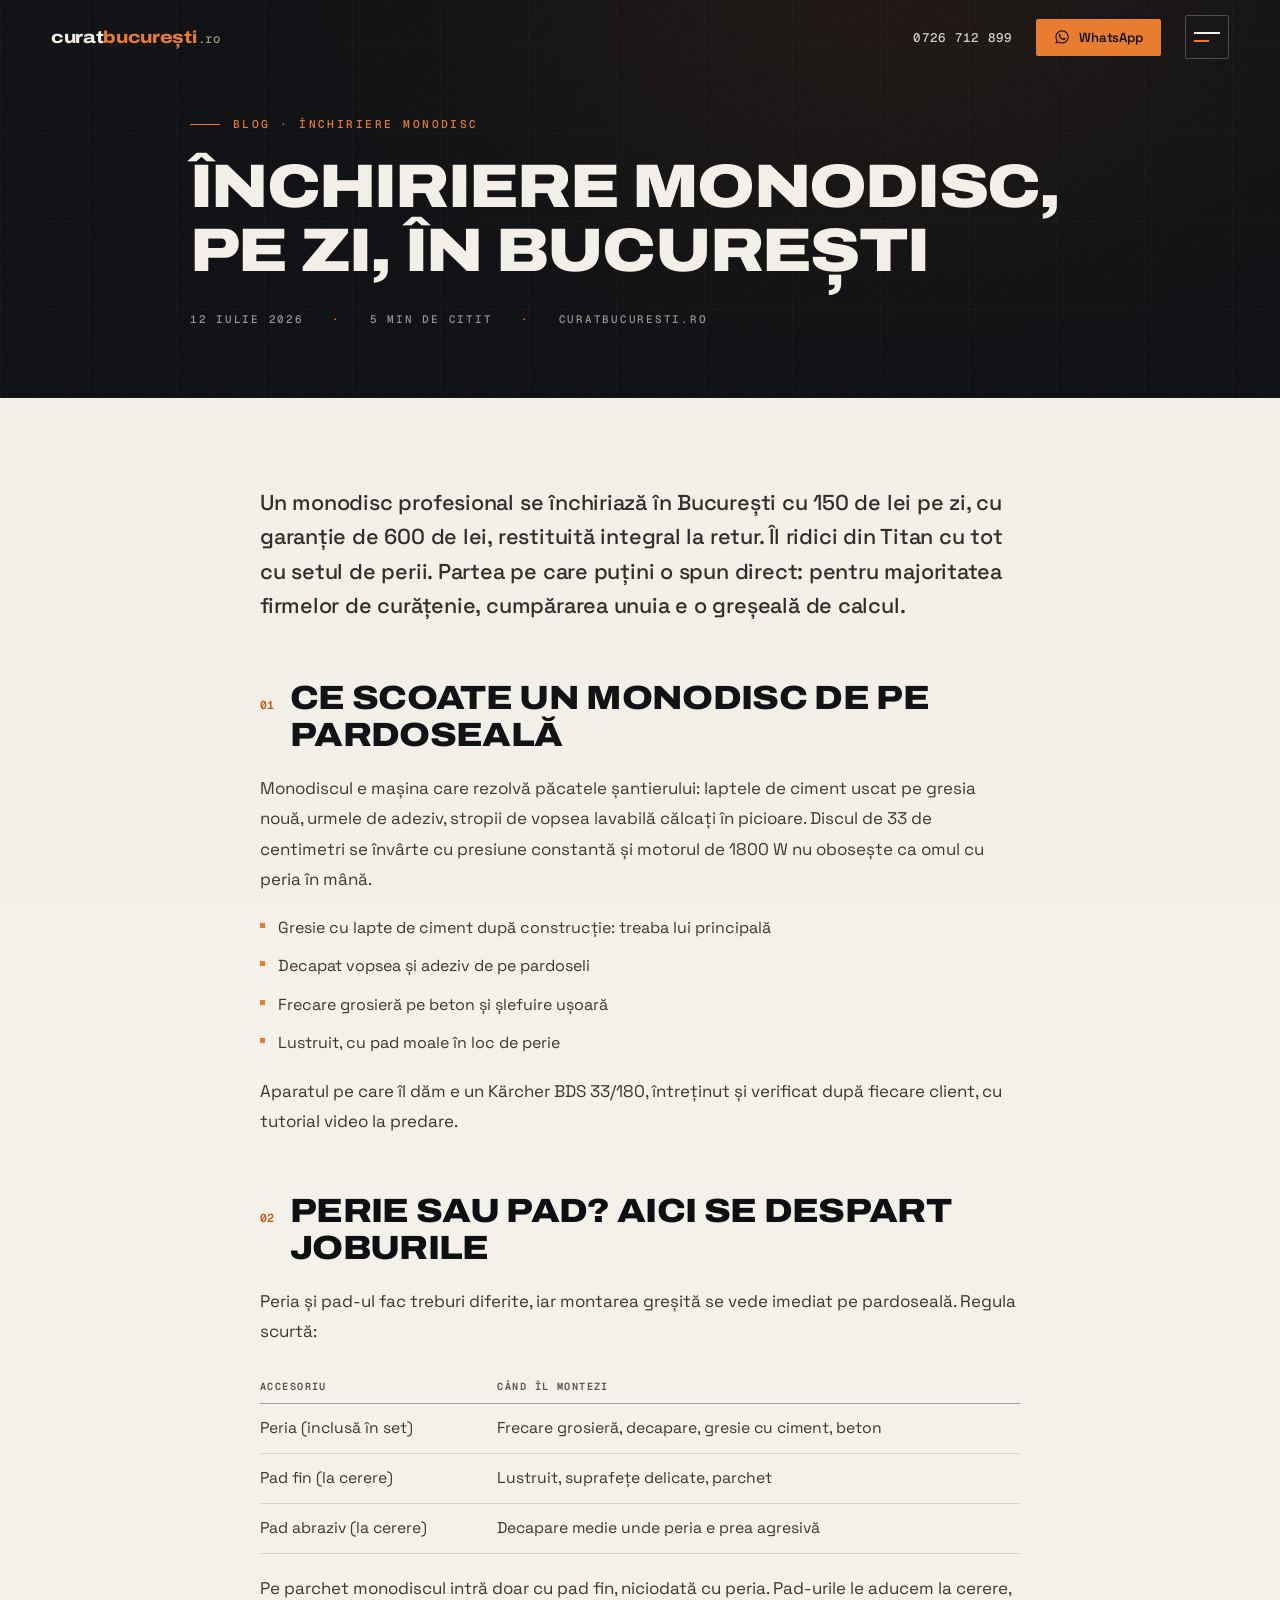
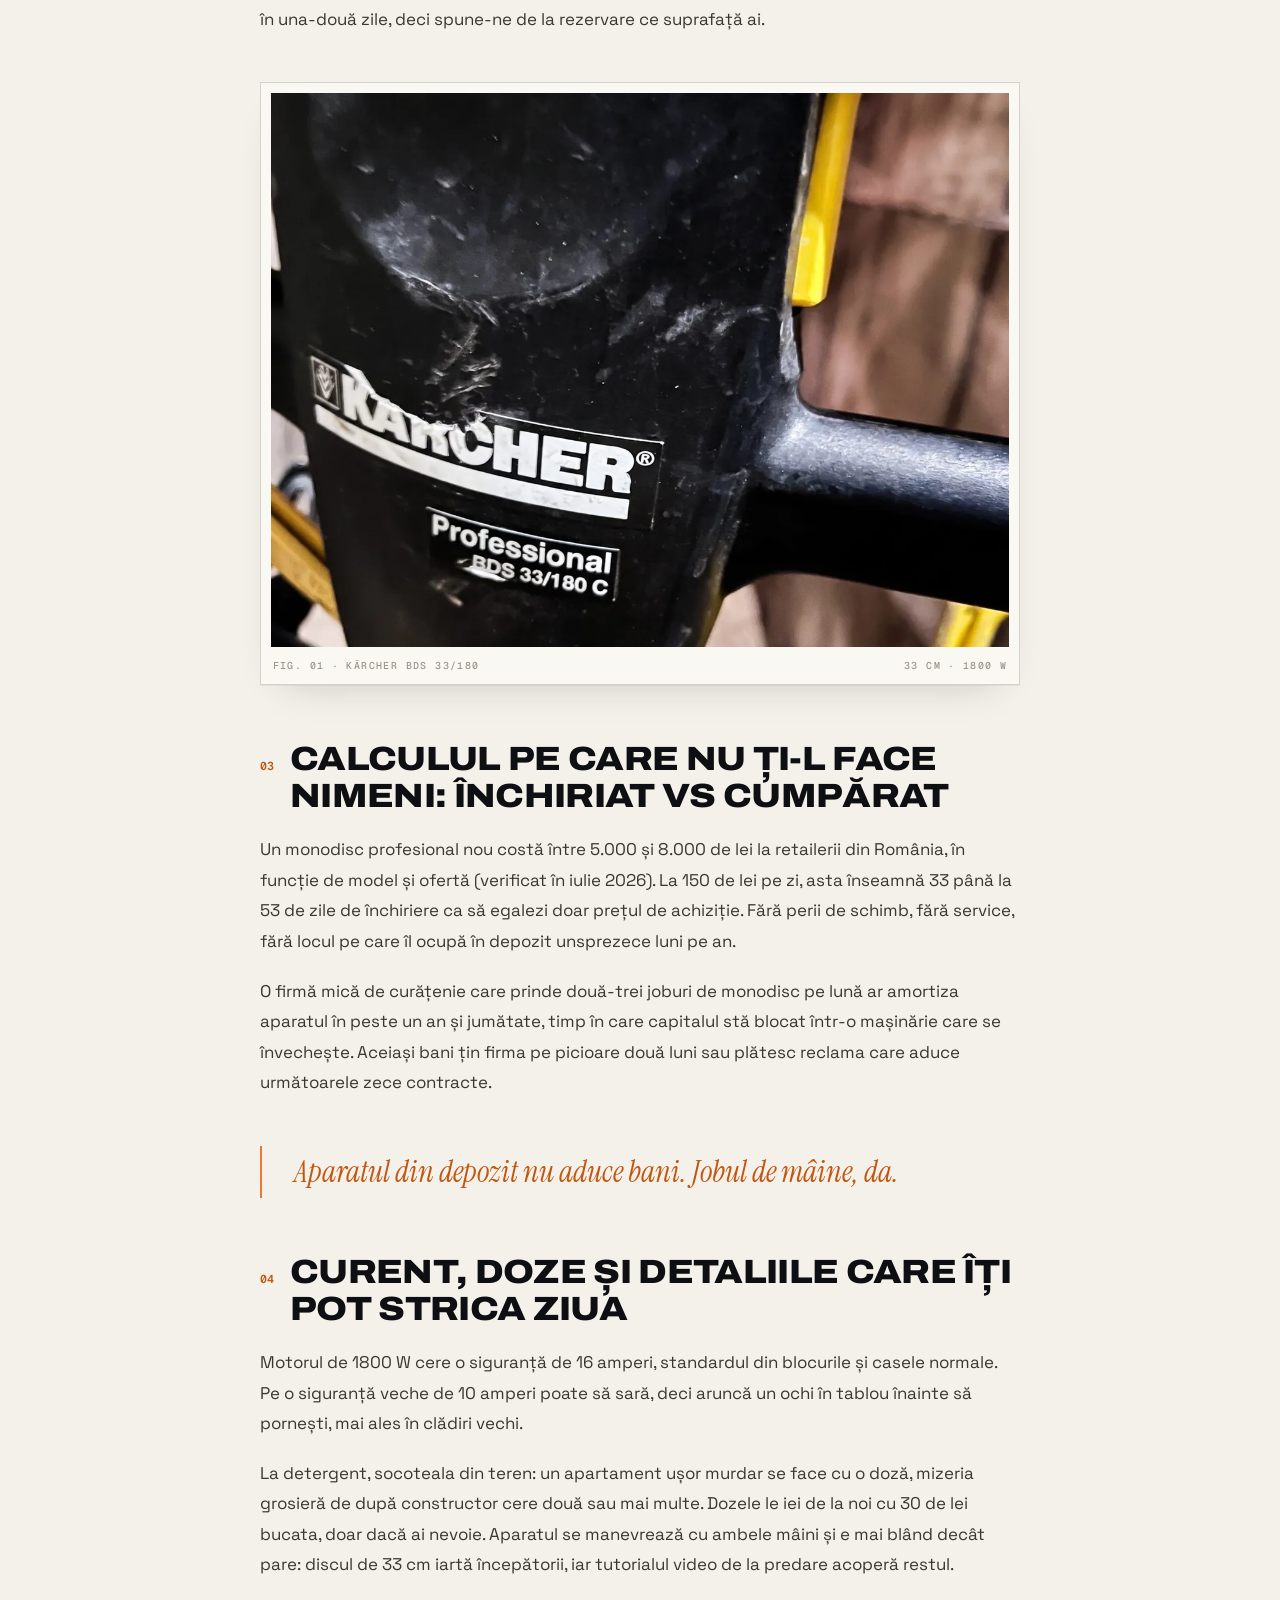
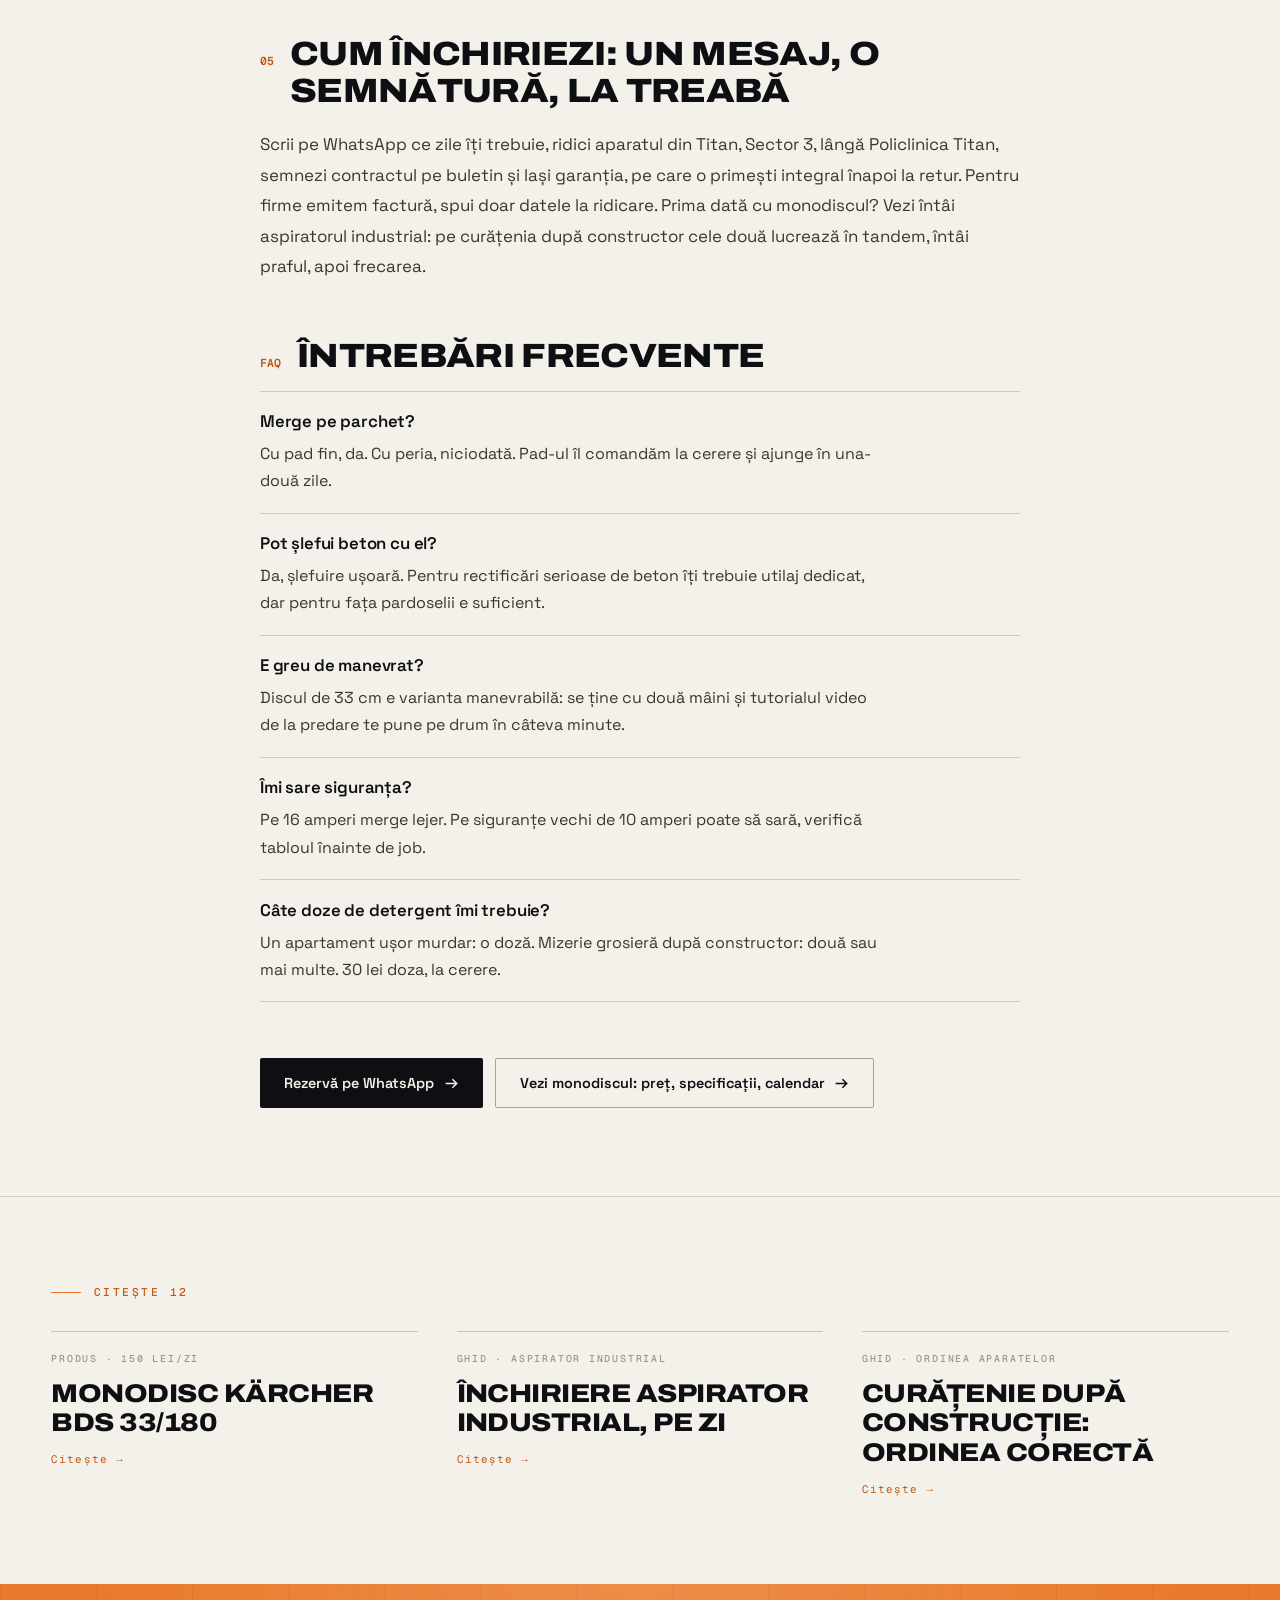
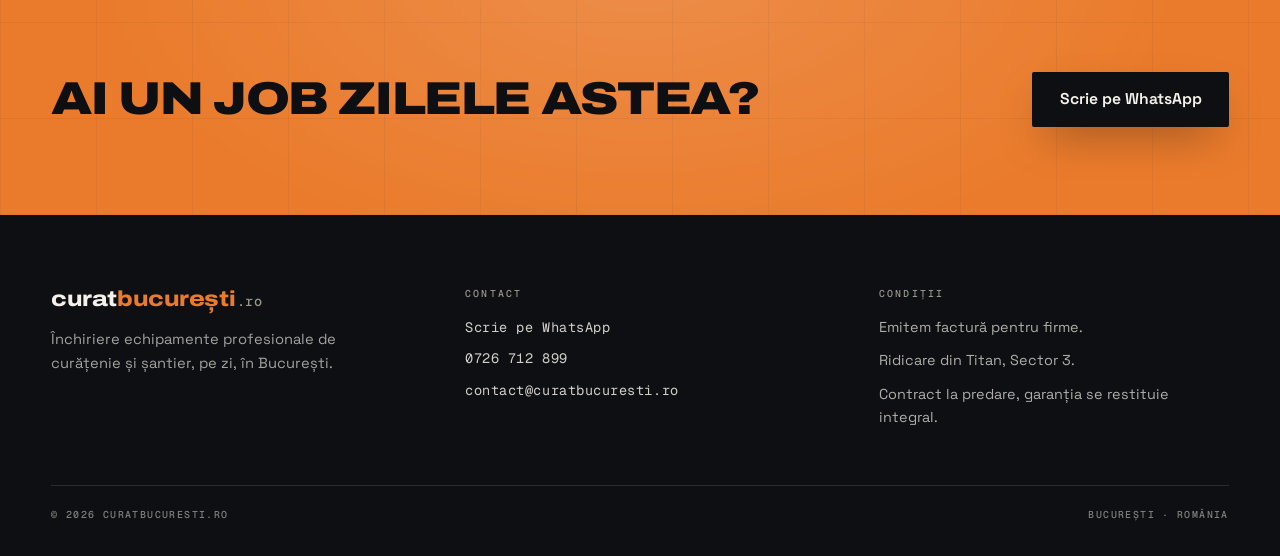
<file: blog/inchiriere-monodisc/index.html>
<!DOCTYPE html>
<html lang="ro">
<head>
<meta charset="utf-8">
<meta name="viewport" content="width=device-width, initial-scale=1">
<title>Închiriere monodisc: preț 2026, perii vs pad-uri, calcul</title>
<meta name="description" content="Monodisc de închiriat în București: 150 lei/zi, garanție 600 lei, ridicare din Titan. Perii vs pad-uri și calculul închiriat vs cumpărat, pentru firme.">
<meta name="author" content="curatbucuresti.ro">
<meta name="robots" content="index,follow,max-image-preview:large,max-snippet:-1">
<meta name="geo.region" content="RO-B">
<meta name="geo.placename" content="București">
<link rel="canonical" href="https://curatbucuresti.ro/blog/inchiriere-monodisc/">
<meta property="og:type" content="article">
<meta property="og:locale" content="ro_RO">
<meta property="og:site_name" content="curatbucuresti.ro">
<meta property="og:title" content="Închiriere monodisc: preț 2026, perii vs pad-uri, calcul">
<meta property="og:description" content="Monodisc de închiriat în București: 150 lei/zi, garanție 600 lei, ridicare din Titan. Perii vs pad-uri și calculul închiriat vs cumpărat, pentru firme.">
<meta property="og:url" content="https://curatbucuresti.ro/blog/inchiriere-monodisc/">
<meta property="og:image" content="https://curatbucuresti.ro/assets/og.png">
<meta property="og:image:width" content="1200">
<meta property="og:image:height" content="630">
<meta property="og:image:alt" content="Închiriere monodisc: preț 2026, perii vs pad-uri, calcul">
<meta name="twitter:card" content="summary_large_image">
<meta name="twitter:title" content="Închiriere monodisc: preț 2026, perii vs pad-uri, calcul">
<meta name="twitter:description" content="Monodisc de închiriat în București: 150 lei/zi, garanție 600 lei, ridicare din Titan. Perii vs pad-uri și calculul închiriat vs cumpărat, pentru firme.">
<meta name="twitter:image" content="https://curatbucuresti.ro/assets/og.png">
<meta name="description:llm" content="Închiriere monodisc în București: Kärcher BDS 33/180, 150 lei/zi, garanție 600 lei restituită integral, ridicare din Titan (Sector 3). Curăță gresie cu lapte de ciment după construcție, decapează vopsea și adeziv, șlefuiește ușor betonul. Disc 33 cm, 1800 W, set de perii inclus, pad-uri la cerere. Un monodisc nou costă circa 5.000-8.000 lei la retaileri (iulie 2026), deci chiria de 150 lei/zi se justifică până la utilizare săptămânală constantă. Factură pentru firme. WhatsApp 0726 712 899.">
<style>html,body{height:100%;margin:0}#dc-root,#dc-root>.sc-host{height:100%}</style>
<link rel="icon" type="image/png" href="/assets/favicon.png" />
<link rel="stylesheet" href="/assets/fonts.css">
<style>
html{scroll-behavior:auto}
body{margin:0;background:#F4F1EA;color:#0E0F12;font-family:'Space Grotesk',sans-serif;-webkit-font-smoothing:antialiased;text-rendering:optimizeLegibility;overflow-x:clip}
h1,h2,h3,h4,p,ul,li,figure,figcaption,blockquote{margin:0;padding:0}
ul{list-style:none}
img{max-width:100%;display:block}
a{color:inherit;text-decoration:none}
a:hover{color:#C2560F}
button{font:inherit;background:none;border:0;cursor:pointer;color:inherit;text-align:left}
::selection{background:#EA7B2C;color:#0E0F12}
a:focus-visible,button:focus-visible{outline:2px solid #EA7B2C;outline-offset:3px}
[data-mobile-bar]{display:none}
@media(max-width:760px){
  [data-mob-hide]{display:none!important}
  [data-header]{gap:.7rem!important;padding-left:1.15rem!important;padding-right:1.15rem!important}
  [data-header]>a:first-of-type{font-size:.98rem!important}
  [data-header]>div{gap:.85rem!important}
  [data-header]>div>a[target="_blank"]{display:none!important}
}
@media(prefers-reduced-motion:reduce){
  *,*::before,*::after{animation-duration:.01ms!important;animation-iteration-count:1!important;transition-duration:.01ms!important}
}
</style>

<link rel="preload" as="font" type="font/woff2" href="/assets/fonts/archivo-k3kQo8UDI-1M0wlSfdnoLg.woff2" crossorigin>
<link rel="preload" as="font" type="font/woff2" href="/assets/fonts/archivo-k3kQo8UDI-1M0wlSfdfoLnnA.woff2" crossorigin>
</head>
<body>
<div id="dc-root"><main class="sc-host">
<div data-progress aria-hidden="true" style="position:fixed;top:0;left:0;right:0;height:2px;z-index:97;pointer-events:none"><span data-progress-bar style="display:block;height:100%;background:#EA7B2C;transform:scaleX(0);transform-origin:left"></span></div>
<div data-curtain aria-hidden="true" style="position:fixed;inset:0;z-index:98;background:#0E0F12;transform:translateY(101%);display:none;pointer-events:none"><span style="position:absolute;left:0;right:0;top:0;height:3px;background:#EA7B2C"></span></div>
<div data-preloader aria-hidden="true" style="position:fixed;inset:0;z-index:99;background:#0E0F12;display:none;align-items:center;justify-content:center;flex-direction:column;gap:1.3rem">
  <div style="overflow:hidden;padding-bottom:.1em"><div data-pre-word style="transform:translateY(112%);display:inline-flex;align-items:baseline;font-family:'Archivo',sans-serif;font-stretch:118%;font-weight:850;font-size:clamp(1.7rem,4.5vw,2.8rem);letter-spacing:-.02em;color:#F4F1EA">curat<span style="color:#EA7B2C">bucurești</span><span style="font-family:'Geist Mono',monospace;font-weight:500;font-size:1.05rem;color:#9A968C;margin-left:.15rem">.ro</span></div></div>
  <div style="width:min(260px,52vw);height:2px;background:rgba(244,241,234,.12);overflow:hidden"><div data-pre-line style="height:100%;background:#EA7B2C;transform:scaleX(0);transform-origin:left"></div></div>
  <div style="font-family:'Geist Mono',monospace;font-size:.6rem;font-weight:500;letter-spacing:.3em;text-transform:uppercase;color:rgba(244,241,234,.75)">Echipamente profesionale · Pe zi</div>
</div>
<div data-cursor-ring aria-hidden="true" style="position:fixed;top:0;left:0;z-index:96;width:34px;height:34px;margin:-17px 0 0 -17px;border:1.5px solid rgba(234,123,44,.9);border-radius:50%;pointer-events:none;opacity:0;background:transparent;transition:width .35s cubic-bezier(.16,1,.3,1),height .35s cubic-bezier(.16,1,.3,1),margin .35s cubic-bezier(.16,1,.3,1),background .3s,opacity .3s;will-change:transform"></div>
<div data-cursor-dot aria-hidden="true" style="position:fixed;top:0;left:0;z-index:96;width:5px;height:5px;margin:-2.5px 0 0 -2.5px;border-radius:50%;background:#EA7B2C;pointer-events:none;opacity:0;will-change:transform"></div>

<header data-header style="position:fixed;top:0;left:0;right:0;z-index:70;display:flex;align-items:center;justify-content:space-between;gap:1rem;padding:.95rem clamp(1.25rem,4vw,3.25rem);background:transparent;border-bottom:1px solid transparent;transform:translateY(0);transition:background .4s,border-color .4s,transform .45s cubic-bezier(.16,1,.3,1);will-change:transform">
  <a href="/" aria-label="curatbucuresti.ro" style="display:inline-flex;align-items:baseline;font-family:'Archivo',sans-serif;font-stretch:118%;font-weight:800;font-size:1.08rem;letter-spacing:-.02em;color:#F4F1EA">curat<span style="color:#EA7B2C">bucurești</span><span style="font-family:'Geist Mono',monospace;font-weight:500;font-size:.78rem;letter-spacing:.04em;color:#9A968C;margin-left:.1rem">.ro</span></a>
  <div style="display:flex;align-items:center;gap:1.5rem">
    <a data-mob-hide href="tel:+40726712899" style="font-family:'Geist Mono',monospace;font-size:.78rem;font-weight:500;letter-spacing:.1em;color:rgba(244,241,234,.85);transition:color .3s" style-hover="color:#EA7B2C">0726 712 899</a>
    <a href="https://wa.me/40726712899?text=Bun%C4%83%20ziua%2C%20vreau%20s%C4%83%20%C3%AEnchiriez%20%5Baparat%5D%20pe%20%5Bdat%C4%83%5D." target="_blank" rel="noopener" style="display:inline-flex;align-items:center;gap:.55rem;background:#EA7B2C;color:#0E0F12;font-weight:600;font-size:.82rem;letter-spacing:-.005em;padding:.62rem 1.1rem;border-radius:2px;transition:background .35s cubic-bezier(.16,1,.3,1),color .35s" style-hover="background:#F4F1EA;color:#0E0F12">
      <svg width="16" height="16" viewBox="0 0 24 24" fill="currentColor" aria-hidden="true"><path d="M12.04 2c-5.46 0-9.9 4.44-9.9 9.9 0 1.75.46 3.45 1.32 4.95L2 22l5.25-1.38c1.45.79 3.08 1.21 4.79 1.21h.01c5.46 0 9.9-4.44 9.9-9.9 0-2.65-1.03-5.14-2.9-7.01A9.82 9.82 0 0 0 12.04 2Zm0 18.15h-.01a8.2 8.2 0 0 1-4.19-1.15l-.3-.18-3.12.82.83-3.04-.2-.31a8.2 8.2 0 0 1-1.26-4.38c0-4.54 3.7-8.24 8.25-8.24 2.2 0 4.27.86 5.82 2.42a8.18 8.18 0 0 1 2.41 5.83c0 4.54-3.7 8.23-8.23 8.23Zm4.52-6.16c-.25-.12-1.47-.72-1.69-.81-.23-.08-.39-.12-.56.13-.17.25-.64.8-.78.97-.14.17-.29.19-.54.06-.25-.12-1.05-.39-2-1.23-.74-.66-1.23-1.47-1.38-1.72-.14-.25-.02-.38.11-.51.11-.11.25-.29.37-.43.12-.14.17-.25.25-.41.08-.17.04-.31-.02-.43-.06-.12-.56-1.34-.76-1.84-.2-.48-.41-.42-.56-.42h-.48c-.17 0-.43.06-.66.31-.22.25-.86.85-.86 2.07 0 1.22.89 2.4 1.01 2.56.12.17 1.75 2.67 4.23 3.74.59.26 1.05.41 1.41.52.59.19 1.13.16 1.56.1.48-.07 1.47-.6 1.67-1.18.21-.58.21-1.07.15-1.18-.06-.1-.23-.16-.48-.28Z"/></svg>
      WhatsApp
    </a>
    <button data-menu-toggle aria-label="Deschide meniul" style="display:inline-flex;flex-direction:column;justify-content:center;gap:6px;width:44px;height:44px;padding:0 8px;border:1px solid rgba(244,241,234,.25);border-radius:2px;transition:border-color .3s" style-hover="border-color:#EA7B2C">
      <span style="display:block;width:100%;height:2px;background:#F4F1EA"></span>
      <span style="display:block;width:60%;height:2px;background:#EA7B2C"></span>
    </button>
  </div>
</header>

<div data-menu-panel data-menu style="position:fixed;inset:0;z-index:86;background-color:#0E0F12;color:#F4F1EA;background-image:radial-gradient(1000px 600px at 80% 0%, rgba(234,123,44,.07), transparent 60%),repeating-linear-gradient(0deg, rgba(244,241,234,.025) 0px, rgba(244,241,234,.025) 1px, transparent 1px, transparent 88px),repeating-linear-gradient(90deg, rgba(244,241,234,.025) 0px, rgba(244,241,234,.025) 1px, transparent 1px, transparent 88px);opacity:0;visibility:hidden;transition:opacity .55s cubic-bezier(.16,1,.3,1),visibility .55s;overflow:auto;display:flex;flex-direction:column">
  <button data-menu-close aria-label="Închide meniul" style="position:absolute;top:.95rem;right:clamp(1.25rem,4vw,3.25rem);width:46px;height:46px;display:flex;align-items:center;justify-content:center;border:1px solid rgba(244,241,234,.25);border-radius:2px;color:#F4F1EA;transition:border-color .3s,color .3s,transform .4s cubic-bezier(.16,1,.3,1)" style-hover="border-color:#EA7B2C;color:#EA7B2C;transform:rotate(90deg)">
    <svg width="16" height="16" viewBox="0 0 16 16" fill="none" aria-hidden="true"><path d="M2 2l12 12M14 2L2 14" stroke="currentColor" stroke-width="1.6"/></svg>
  </button>
  <div style="max-width:1320px;width:100%;margin:0 auto;padding:6.5rem clamp(1.25rem,4vw,3.25rem) 2.5rem;display:flex;flex-direction:column;flex:1;min-height:0">
    <div data-menu-o style="font-family:'Geist Mono',monospace;font-size:.66rem;font-weight:500;letter-spacing:.24em;text-transform:uppercase;color:#EA7B2C;opacity:0;transition:opacity .5s .05s">Meniu · curatbucuresti.ro</div>
    <nav style="display:flex;flex-direction:column;margin-top:1.4rem">
      <a data-menu-t data-menu-o href="/" data-menu-close style="display:flex;align-items:baseline;gap:1.3rem;padding:1.15rem 0;border-bottom:1px solid rgba(244,241,234,.12);color:#F4F1EA;opacity:0;transform:translateY(30px);transition:opacity .6s cubic-bezier(.16,1,.3,1) .08s,transform .6s cubic-bezier(.16,1,.3,1) .08s,color .3s" style-hover="color:#EA7B2C">
        <span style="font-family:'Geist Mono',monospace;font-size:.68rem;font-weight:500;color:#9A968C">01</span>
        <span style="font-family:'Archivo',sans-serif;font-stretch:118%;font-weight:850;font-size:clamp(1.9rem,4.6vw,3.4rem);line-height:1;letter-spacing:-.03em;text-transform:uppercase">Acasă</span>
        <em data-mob-hide style="margin-left:auto;font-family:'Instrument Serif',serif;font-style:italic;font-weight:400;font-size:1rem;color:rgba(244,241,234,.5)">landing</em>
      </a>
      <a data-menu-t data-menu-o href="/monodisc.html" data-menu-close style="display:flex;align-items:baseline;gap:1.3rem;padding:1.15rem 0;border-bottom:1px solid rgba(244,241,234,.12);color:#F4F1EA;opacity:0;transform:translateY(30px);transition:opacity .6s cubic-bezier(.16,1,.3,1) .14s,transform .6s cubic-bezier(.16,1,.3,1) .14s,color .3s" style-hover="color:#EA7B2C">
        <span style="font-family:'Geist Mono',monospace;font-size:.68rem;font-weight:500;color:#9A968C">02</span>
        <span style="font-family:'Archivo',sans-serif;font-stretch:118%;font-weight:850;font-size:clamp(1.9rem,4.6vw,3.4rem);line-height:1;letter-spacing:-.03em;text-transform:uppercase">Monodisc</span>
        <em style="margin-left:auto;font-family:'Geist Mono',monospace;font-style:normal;font-weight:500;font-size:.82rem;letter-spacing:.08em;color:#EA7B2C;white-space:nowrap">150 lei/zi</em>
      </a>
      <a data-menu-t data-menu-o href="/aspirator-industrial.html" data-menu-close style="display:flex;align-items:baseline;gap:1.3rem;padding:1.15rem 0;border-bottom:1px solid rgba(244,241,234,.12);color:#F4F1EA;opacity:0;transform:translateY(30px);transition:opacity .6s cubic-bezier(.16,1,.3,1) .18s,transform .6s cubic-bezier(.16,1,.3,1) .18s,color .3s" style-hover="color:#EA7B2C">
        <span style="font-family:'Geist Mono',monospace;font-size:.68rem;font-weight:500;color:#9A968C">03</span>
        <span style="font-family:'Archivo',sans-serif;font-stretch:118%;font-weight:850;font-size:clamp(1.9rem,4.6vw,3.4rem);line-height:1;letter-spacing:-.03em;text-transform:uppercase">Aspirator</span>
        <em style="margin-left:auto;font-family:'Geist Mono',monospace;font-style:normal;font-weight:500;font-size:.82rem;letter-spacing:.08em;color:#EA7B2C;white-space:nowrap">130 lei/zi</em>
      </a>
      <a data-menu-t data-menu-o href="/puzzi.html" data-menu-close style="display:flex;align-items:baseline;gap:1.3rem;padding:1.15rem 0;border-bottom:1px solid rgba(244,241,234,.12);color:#F4F1EA;opacity:0;transform:translateY(30px);transition:opacity .6s cubic-bezier(.16,1,.3,1) .22s,transform .6s cubic-bezier(.16,1,.3,1) .22s,color .3s" style-hover="color:#EA7B2C">
        <span style="font-family:'Geist Mono',monospace;font-size:.68rem;font-weight:500;color:#9A968C">04</span>
        <span style="font-family:'Archivo',sans-serif;font-stretch:118%;font-weight:850;font-size:clamp(1.9rem,4.6vw,3.4rem);line-height:1;letter-spacing:-.03em;text-transform:uppercase">Puzzi 10/1</span>
        <em style="margin-left:auto;font-family:'Geist Mono',monospace;font-style:normal;font-weight:500;font-size:.82rem;letter-spacing:.08em;color:#EA7B2C;white-space:nowrap">100 lei/zi</em>
      </a>
      <a data-menu-t data-menu-o href="/blog.html" data-menu-close style="display:flex;align-items:baseline;gap:1.3rem;padding:1.15rem 0;border-bottom:1px solid rgba(244,241,234,.12);color:#EA7B2C;opacity:0;transform:translateY(30px);transition:opacity .6s cubic-bezier(.16,1,.3,1) .24s,transform .6s cubic-bezier(.16,1,.3,1) .24s,color .3s" style-hover="color:#F4F1EA">
        <span style="font-family:'Geist Mono',monospace;font-size:.68rem;font-weight:500;color:#9A968C">05</span>
        <span style="font-family:'Archivo',sans-serif;font-stretch:118%;font-weight:850;font-size:clamp(1.9rem,4.6vw,3.4rem);line-height:1;letter-spacing:-.03em;text-transform:uppercase">Blog</span>
        <em data-mob-hide style="margin-left:auto;font-family:'Instrument Serif',serif;font-style:italic;font-weight:400;font-size:1rem;color:rgba(244,241,234,.5)">ești aici</em>
      </a>
      <a data-menu-t data-menu-o href="https://wa.me/40726712899?text=Bun%C4%83%20ziua%2C%20vreau%20s%C4%83%20%C3%AEnchiriez%20%5Baparat%5D%20pe%20%5Bdat%C4%83%5D." target="_blank" rel="noopener" data-menu-close style="display:flex;align-items:baseline;gap:1.3rem;padding:1.15rem 0;border-bottom:1px solid rgba(244,241,234,.12);color:#F4F1EA;opacity:0;transform:translateY(30px);transition:opacity .6s cubic-bezier(.16,1,.3,1) .32s,transform .6s cubic-bezier(.16,1,.3,1) .32s,color .3s" style-hover="color:#EA7B2C">
        <span style="font-family:'Geist Mono',monospace;font-size:.68rem;font-weight:500;color:#9A968C">06</span>
        <span style="font-family:'Archivo',sans-serif;font-stretch:118%;font-weight:850;font-size:clamp(1.9rem,4.6vw,3.4rem);line-height:1;letter-spacing:-.03em;text-transform:uppercase">Contact</span>
        <em data-mob-hide style="margin-left:auto;font-family:'Instrument Serif',serif;font-style:italic;font-weight:400;font-size:1rem;color:rgba(244,241,234,.5)">whatsapp</em>
      </a>
    </nav>
    <div data-menu-t data-menu-o style="margin-top:auto;display:flex;flex-wrap:wrap;gap:1rem 3rem;justify-content:space-between;align-items:baseline;padding-top:2.5rem;opacity:0;transform:translateY(30px);transition:opacity .6s cubic-bezier(.16,1,.3,1) .4s,transform .6s cubic-bezier(.16,1,.3,1) .4s">
      <div style="display:flex;flex-wrap:wrap;gap:1rem 2rem">
        <a href="tel:+40726712899" style="font-family:'Geist Mono',monospace;font-size:.85rem;letter-spacing:.06em;color:rgba(244,241,234,.85);transition:color .3s" style-hover="color:#EA7B2C">0726 712 899</a>
        <a href="mailto:contact@curatbucuresti.ro" style="font-family:'Geist Mono',monospace;font-size:.85rem;letter-spacing:.06em;color:rgba(244,241,234,.85);transition:color .3s" style-hover="color:#EA7B2C">contact@curatbucuresti.ro</a>
      </div>
      <span style="font-family:'Geist Mono',monospace;font-size:.66rem;font-weight:500;letter-spacing:.18em;text-transform:uppercase;color:rgba(244,241,234,.5)">Titan · Sector 3 · Pe zi · Factură</span>
    </div>
  </div>
</div>

<section data-screen-label="Articol hero" style="position:relative;background-color:#0E0F12;color:#F4F1EA;background-image:radial-gradient(1000px 600px at 70% 0%, rgba(234,123,44,.07), transparent 60%),repeating-linear-gradient(0deg, rgba(244,241,234,.025) 0px, rgba(244,241,234,.025) 1px, transparent 1px, transparent 88px),repeating-linear-gradient(90deg, rgba(244,241,234,.025) 0px, rgba(244,241,234,.025) 1px, transparent 1px, transparent 88px);overflow:hidden">
  <div style="max-width:900px;margin:0 auto;padding:clamp(6.5rem,13vh,8.5rem) clamp(1.25rem,4vw,3.25rem) clamp(3rem,6vw,4.5rem)">
    <div style="display:flex;align-items:center;gap:.8rem;font-family:'Geist Mono',monospace;font-size:.7rem;font-weight:500;letter-spacing:.22em;text-transform:uppercase;color:#EA7B2C">
      <span style="display:inline-block;width:30px;height:1px;background:#EA7B2C"></span>
      <span data-scramble>Blog · Închiriere monodisc</span>
    </div>
    <h1 style="margin-top:1.5rem;font-family:'Archivo',sans-serif;font-stretch:116%;font-weight:860;font-size:clamp(1.9rem,4.8vw,4rem);line-height:1.04;letter-spacing:-.028em;text-transform:uppercase">Închiriere monodisc, pe zi, în București</h1>
    <div style="display:flex;flex-wrap:wrap;gap:.6rem 1.8rem;margin-top:1.8rem;font-family:'Geist Mono',monospace;font-size:.68rem;font-weight:500;letter-spacing:.16em;text-transform:uppercase;color:rgba(244,241,234,.6)">
      <span>12 Iulie 2026</span>
      <span aria-hidden="true" style="color:#EA7B2C">·</span>
      <span>5 min de citit</span>
      <span aria-hidden="true" style="color:#EA7B2C">·</span>
      <span>curatbucuresti.ro</span>
    </div>
  </div>
</section>

<article data-screen-label="Articol corp" style="background:#F4F1EA;color:#0E0F12">
  <div style="max-width:760px;margin:0 auto;padding:clamp(3.5rem,7vw,5.5rem) clamp(1.25rem,4vw,3.25rem)">
<p data-reveal style="font-size:clamp(1.15rem,1.8vw,1.35rem);line-height:1.6;letter-spacing:-.01em;font-weight:500;color:#2E2B25">Un monodisc profesional se închiriază în București cu 150 de lei pe zi, cu garanție de 600 de lei, restituită integral la retur. Îl ridici din Titan cu tot cu setul de perii. Partea pe care puțini o spun direct: pentru majoritatea firmelor de curățenie, cumpărarea unuia e o greșeală de calcul.</p><div data-reveal style="display:flex;align-items:baseline;gap:1rem;margin-top:clamp(2.5rem,5vw,3.5rem)"><span style="font-family:'Geist Mono',monospace;font-size:.72rem;font-weight:600;color:#C2560F">01</span><h2 style="font-family:'Archivo',sans-serif;font-stretch:114%;font-weight:830;font-size:clamp(1.5rem,2.8vw,2.1rem);line-height:1.1;letter-spacing:-.02em;text-transform:uppercase">Ce scoate un monodisc de pe pardoseală</h2></div><p data-reveal style="margin-top:1.2rem;font-size:1.06rem;line-height:1.8;color:#3A372F">Monodiscul e mașina care rezolvă păcatele șantierului: laptele de ciment uscat pe gresia nouă, urmele de adeziv, stropii de vopsea lavabilă călcați în picioare. Discul de 33 de centimetri se învârte cu presiune constantă și motorul de 1800 W nu obosește ca omul cu peria în mână.</p><ul data-reveal style="margin-top:1.2rem;display:flex;flex-direction:column;gap:.7rem"><li style="display:flex;gap:.8rem;align-items:flex-start;font-size:1rem;line-height:1.7;color:#3A372F"><span aria-hidden="true" style="flex:none;width:5px;height:5px;background:#EA7B2C;margin-top:.55em"></span>Gresie cu lapte de ciment după construcție: treaba lui principală</li><li style="display:flex;gap:.8rem;align-items:flex-start;font-size:1rem;line-height:1.7;color:#3A372F"><span aria-hidden="true" style="flex:none;width:5px;height:5px;background:#EA7B2C;margin-top:.55em"></span>Decapat vopsea și adeziv de pe pardoseli</li><li style="display:flex;gap:.8rem;align-items:flex-start;font-size:1rem;line-height:1.7;color:#3A372F"><span aria-hidden="true" style="flex:none;width:5px;height:5px;background:#EA7B2C;margin-top:.55em"></span>Frecare grosieră pe beton și șlefuire ușoară</li><li style="display:flex;gap:.8rem;align-items:flex-start;font-size:1rem;line-height:1.7;color:#3A372F"><span aria-hidden="true" style="flex:none;width:5px;height:5px;background:#EA7B2C;margin-top:.55em"></span>Lustruit, cu pad moale în loc de perie</li></ul><p data-reveal style="margin-top:1.2rem;font-size:1.06rem;line-height:1.8;color:#3A372F">Aparatul pe care îl dăm e un Kärcher BDS 33/180, întreținut și verificat după fiecare client, cu tutorial video la predare.</p><div data-reveal style="display:flex;align-items:baseline;gap:1rem;margin-top:clamp(2.5rem,5vw,3.5rem)"><span style="font-family:'Geist Mono',monospace;font-size:.72rem;font-weight:600;color:#C2560F">02</span><h2 style="font-family:'Archivo',sans-serif;font-stretch:114%;font-weight:830;font-size:clamp(1.5rem,2.8vw,2.1rem);line-height:1.1;letter-spacing:-.02em;text-transform:uppercase">Perie sau pad? Aici se despart joburile</h2></div><p data-reveal style="margin-top:1.2rem;font-size:1.06rem;line-height:1.8;color:#3A372F">Peria și pad-ul fac treburi diferite, iar montarea greșită se vede imediat pe pardoseală. Regula scurtă:</p><div data-reveal style="margin-top:1.4rem;overflow-x:auto"><table style="width:100%;border-collapse:collapse;min-width:min(100%,460px)"><thead><tr><th style="text-align:left;font-family:'Geist Mono',monospace;font-size:.64rem;font-weight:600;letter-spacing:.14em;text-transform:uppercase;color:#57544C;padding:.65rem .9rem .65rem 0;border-bottom:1px solid rgba(14,15,18,.35)">Accesoriu</th><th style="text-align:left;font-family:'Geist Mono',monospace;font-size:.64rem;font-weight:600;letter-spacing:.14em;text-transform:uppercase;color:#57544C;padding:.65rem .9rem .65rem 0;border-bottom:1px solid rgba(14,15,18,.35)">Când îl montezi</th></tr></thead><tbody><tr><td style="font-size:.98rem;line-height:1.6;color:#3A372F;padding:.75rem .9rem .75rem 0;border-bottom:1px solid rgba(14,15,18,.14);vertical-align:top">Peria (inclusă în set)</td><td style="font-size:.98rem;line-height:1.6;color:#3A372F;padding:.75rem .9rem .75rem 0;border-bottom:1px solid rgba(14,15,18,.14);vertical-align:top">Frecare grosieră, decapare, gresie cu ciment, beton</td></tr><tr><td style="font-size:.98rem;line-height:1.6;color:#3A372F;padding:.75rem .9rem .75rem 0;border-bottom:1px solid rgba(14,15,18,.14);vertical-align:top">Pad fin (la cerere)</td><td style="font-size:.98rem;line-height:1.6;color:#3A372F;padding:.75rem .9rem .75rem 0;border-bottom:1px solid rgba(14,15,18,.14);vertical-align:top">Lustruit, suprafețe delicate, parchet</td></tr><tr><td style="font-size:.98rem;line-height:1.6;color:#3A372F;padding:.75rem .9rem .75rem 0;border-bottom:1px solid rgba(14,15,18,.14);vertical-align:top">Pad abraziv (la cerere)</td><td style="font-size:.98rem;line-height:1.6;color:#3A372F;padding:.75rem .9rem .75rem 0;border-bottom:1px solid rgba(14,15,18,.14);vertical-align:top">Decapare medie unde peria e prea agresivă</td></tr></tbody></table></div><p data-reveal style="margin-top:1.2rem;font-size:1.06rem;line-height:1.8;color:#3A372F">Pe parchet monodiscul intră doar cu pad fin, niciodată cu peria. Pad-urile le aducem la cerere, în una-două zile, deci spune-ne de la rezervare ce suprafață ai.</p><figure data-reveal style="margin-top:clamp(2rem,4vw,3rem);border:1px solid rgba(14,15,18,.16);background:#FAF8F2;padding:10px;box-shadow:0 1px 0 rgba(14,15,18,.05),0 18px 40px -24px rgba(14,15,18,.22)"><div style="position:relative;aspect-ratio:4/3;overflow:hidden"><img src="/images/monodisc-detaliu.webp" alt="Monodisc Kärcher BDS 33/180 închiriat, detaliu disc și perie pentru curățat gresie după construcție" loading="lazy" decoding="async" style="position:absolute;inset:0;width:100%;height:100%;object-fit:cover;display:block"></div><figcaption style="display:flex;justify-content:space-between;gap:1rem;padding:.75rem .1rem .15rem;font-family:'Geist Mono',monospace;font-size:.62rem;font-weight:500;letter-spacing:.14em;text-transform:uppercase;color:#9A968C"><span>Fig. 01 · Kärcher BDS 33/180</span><span>33 cm · 1800 W</span></figcaption></figure><div data-reveal style="display:flex;align-items:baseline;gap:1rem;margin-top:clamp(2.5rem,5vw,3.5rem)"><span style="font-family:'Geist Mono',monospace;font-size:.72rem;font-weight:600;color:#C2560F">03</span><h2 style="font-family:'Archivo',sans-serif;font-stretch:114%;font-weight:830;font-size:clamp(1.5rem,2.8vw,2.1rem);line-height:1.1;letter-spacing:-.02em;text-transform:uppercase">Calculul pe care nu ți-l face nimeni: închiriat vs cumpărat</h2></div><p data-reveal style="margin-top:1.2rem;font-size:1.06rem;line-height:1.8;color:#3A372F">Un monodisc profesional nou costă între 5.000 și 8.000 de lei la retailerii din România, în funcție de model și ofertă (verificat în iulie 2026). La 150 de lei pe zi, asta înseamnă 33 până la 53 de zile de închiriere ca să egalezi doar prețul de achiziție. Fără perii de schimb, fără service, fără locul pe care îl ocupă în depozit unsprezece luni pe an.</p><p data-reveal style="margin-top:1.2rem;font-size:1.06rem;line-height:1.8;color:#3A372F">O firmă mică de curățenie care prinde două-trei joburi de monodisc pe lună ar amortiza aparatul în peste un an și jumătate, timp în care capitalul stă blocat într-o mașinărie care se învechește. Aceiași bani țin firma pe picioare două luni sau plătesc reclama care aduce următoarele zece contracte.</p><blockquote data-reveal style="margin-top:clamp(2rem,4vw,3rem);border-left:2px solid #EA7B2C;padding:.4rem 0 .4rem clamp(1.2rem,3vw,2rem)"><p style="font-family:'Instrument Serif',serif;font-style:italic;font-weight:400;font-size:clamp(1.4rem,2.8vw,1.9rem);line-height:1.3;color:#C2560F">Aparatul din depozit nu aduce bani. Jobul de mâine, da.</p></blockquote><div data-reveal style="display:flex;align-items:baseline;gap:1rem;margin-top:clamp(2.5rem,5vw,3.5rem)"><span style="font-family:'Geist Mono',monospace;font-size:.72rem;font-weight:600;color:#C2560F">04</span><h2 style="font-family:'Archivo',sans-serif;font-stretch:114%;font-weight:830;font-size:clamp(1.5rem,2.8vw,2.1rem);line-height:1.1;letter-spacing:-.02em;text-transform:uppercase">Curent, doze și detaliile care îți pot strica ziua</h2></div><p data-reveal style="margin-top:1.2rem;font-size:1.06rem;line-height:1.8;color:#3A372F">Motorul de 1800 W cere o siguranță de 16 amperi, standardul din blocurile și casele normale. Pe o siguranță veche de 10 amperi poate să sară, deci aruncă un ochi în tablou înainte să pornești, mai ales în clădiri vechi.</p><p data-reveal style="margin-top:1.2rem;font-size:1.06rem;line-height:1.8;color:#3A372F">La detergent, socoteala din teren: un apartament ușor murdar se face cu o doză, mizeria grosieră de după constructor cere două sau mai multe. Dozele le iei de la noi cu 30 de lei bucata, doar dacă ai nevoie. Aparatul se manevrează cu ambele mâini și e mai blând decât pare: discul de 33 cm iartă începătorii, iar tutorialul video de la predare acoperă restul.</p><div data-reveal style="display:flex;align-items:baseline;gap:1rem;margin-top:clamp(2.5rem,5vw,3.5rem)"><span style="font-family:'Geist Mono',monospace;font-size:.72rem;font-weight:600;color:#C2560F">05</span><h2 style="font-family:'Archivo',sans-serif;font-stretch:114%;font-weight:830;font-size:clamp(1.5rem,2.8vw,2.1rem);line-height:1.1;letter-spacing:-.02em;text-transform:uppercase">Cum închiriezi: un mesaj, o semnătură, la treabă</h2></div><p data-reveal style="margin-top:1.2rem;font-size:1.06rem;line-height:1.8;color:#3A372F">Scrii pe WhatsApp ce zile îți trebuie, ridici aparatul din Titan, Sector 3, lângă Policlinica Titan, semnezi contractul pe buletin și lași garanția, pe care o primești integral înapoi la retur. Pentru firme emitem factură, spui doar datele la ridicare. Prima dată cu monodiscul? Vezi întâi aspiratorul industrial: pe curățenia după constructor cele două lucrează în tandem, întâi praful, apoi frecarea.</p><div data-reveal style="display:flex;align-items:baseline;gap:1rem;margin-top:clamp(2.5rem,5vw,3.5rem)"><span style="font-family:'Geist Mono',monospace;font-size:.72rem;font-weight:600;color:#C2560F">FAQ</span><h2 style="font-family:'Archivo',sans-serif;font-stretch:114%;font-weight:830;font-size:clamp(1.5rem,2.8vw,2.1rem);line-height:1.1;letter-spacing:-.02em;text-transform:uppercase">Întrebări frecvente</h2></div><div data-reveal style="margin-top:1rem;border-top:1px solid rgba(14,15,18,.16)"><div style="border-bottom:1px solid rgba(14,15,18,.16);padding:1.15rem 0"><p style="font-weight:600;font-size:1.05rem;letter-spacing:-.01em;color:#0E0F12">Merge pe parchet?</p><p style="margin-top:.5rem;font-size:1rem;line-height:1.7;color:#3A372F;max-width:62ch">Cu pad fin, da. Cu peria, niciodată. Pad-ul îl comandăm la cerere și ajunge în una-două zile.</p></div><div style="border-bottom:1px solid rgba(14,15,18,.16);padding:1.15rem 0"><p style="font-weight:600;font-size:1.05rem;letter-spacing:-.01em;color:#0E0F12">Pot șlefui beton cu el?</p><p style="margin-top:.5rem;font-size:1rem;line-height:1.7;color:#3A372F;max-width:62ch">Da, șlefuire ușoară. Pentru rectificări serioase de beton îți trebuie utilaj dedicat, dar pentru fața pardoselii e suficient.</p></div><div style="border-bottom:1px solid rgba(14,15,18,.16);padding:1.15rem 0"><p style="font-weight:600;font-size:1.05rem;letter-spacing:-.01em;color:#0E0F12">E greu de manevrat?</p><p style="margin-top:.5rem;font-size:1rem;line-height:1.7;color:#3A372F;max-width:62ch">Discul de 33 cm e varianta manevrabilă: se ține cu două mâini și tutorialul video de la predare te pune pe drum în câteva minute.</p></div><div style="border-bottom:1px solid rgba(14,15,18,.16);padding:1.15rem 0"><p style="font-weight:600;font-size:1.05rem;letter-spacing:-.01em;color:#0E0F12">Îmi sare siguranța?</p><p style="margin-top:.5rem;font-size:1rem;line-height:1.7;color:#3A372F;max-width:62ch">Pe 16 amperi merge lejer. Pe siguranțe vechi de 10 amperi poate să sară, verifică tabloul înainte de job.</p></div><div style="border-bottom:1px solid rgba(14,15,18,.16);padding:1.15rem 0"><p style="font-weight:600;font-size:1.05rem;letter-spacing:-.01em;color:#0E0F12">Câte doze de detergent îmi trebuie?</p><p style="margin-top:.5rem;font-size:1rem;line-height:1.7;color:#3A372F;max-width:62ch">Un apartament ușor murdar: o doză. Mizerie grosieră după constructor: două sau mai multe. 30 lei doza, la cerere.</p></div></div><div data-reveal style="display:flex;flex-wrap:wrap;align-items:center;gap:.75rem;margin-top:clamp(2.5rem,5vw,3.5rem)"><a href="https://wa.me/40726712899?text=Bun%C4%83%20ziua%2C%20vreau%20s%C4%83%20%C3%AEnchiriez%20monodiscul%20K%C3%A4rcher%20BDS%2033/180%20pe%20%5Bdat%C4%83%5D." target="_blank" rel="noopener" style="display:inline-flex;align-items:center;gap:.6rem;background:#0E0F12;color:#F4F1EA;font-weight:600;font-size:.9rem;padding:1rem 1.5rem;border-radius:2px;transition:background .35s cubic-bezier(.16,1,.3,1),color .35s" style-hover="background:#EA7B2C;color:#0E0F12">Rezervă pe WhatsApp<svg width="15" height="15" viewBox="0 0 16 16" fill="none" aria-hidden="true"><path d="M2.5 8h11M9.5 4l4 4-4 4" stroke="currentColor" stroke-width="1.6" stroke-linecap="square"/></svg></a><a href="/monodisc.html" style="display:inline-flex;align-items:center;gap:.6rem;border:1px solid rgba(14,15,18,.35);color:#0E0F12;font-weight:600;font-size:.9rem;padding:calc(1rem - 1px) 1.5rem;border-radius:2px;transition:border-color .35s,background .35s" style-hover="border-color:#0E0F12;background:rgba(14,15,18,.06)">Vezi monodiscul: preț, specificații, calendar<svg width="15" height="15" viewBox="0 0 16 16" fill="none" aria-hidden="true"><path d="M2.5 8h11M9.5 4l4 4-4 4" stroke="currentColor" stroke-width="1.6" stroke-linecap="square"/></svg></a></div>
  </div>
</article>

<section data-screen-label="Citeste si" style="background:#F4F1EA;color:#0E0F12;border-top:1px solid rgba(14,15,18,.14)">
  <div style="max-width:1320px;margin:0 auto;padding:clamp(3.5rem,7vw,5.5rem) clamp(1.25rem,4vw,3.25rem)">
    <div data-reveal style="display:flex;align-items:center;gap:.8rem;font-family:'Geist Mono',monospace;font-size:.7rem;font-weight:500;letter-spacing:.22em;text-transform:uppercase;color:#C2560F"><span style="display:inline-block;width:30px;height:1px;background:#EA7B2C"></span><span data-scramble>Citește și</span></div>
    <div style="display:grid;grid-template-columns:repeat(auto-fit,minmax(min(100%,320px),1fr));gap:clamp(1.5rem,3vw,2.5rem);margin-top:2rem"><a data-reveal href="/monodisc.html" style="display:flex;flex-direction:column;gap:.9rem;border-top:1px solid rgba(14,15,18,.2);padding-top:1.2rem;transition:color .3s" style-hover="color:#C2560F"><span style="font-family:'Geist Mono',monospace;font-size:.62rem;font-weight:500;letter-spacing:.18em;text-transform:uppercase;color:#9A968C">Produs · 150 lei/zi</span><span style="font-family:'Archivo',sans-serif;font-stretch:114%;font-weight:820;font-size:clamp(1.2rem,2.2vw,1.6rem);line-height:1.15;letter-spacing:-.02em;text-transform:uppercase">Monodisc Kärcher BDS 33/180</span><span style="font-family:'Geist Mono',monospace;font-size:.68rem;letter-spacing:.1em;color:#C2560F">Citește →</span></a><a data-reveal href="/blog/inchiriere-aspirator-industrial/" style="display:flex;flex-direction:column;gap:.9rem;border-top:1px solid rgba(14,15,18,.2);padding-top:1.2rem;transition:color .3s" style-hover="color:#C2560F"><span style="font-family:'Geist Mono',monospace;font-size:.62rem;font-weight:500;letter-spacing:.18em;text-transform:uppercase;color:#9A968C">Ghid · Aspirator industrial</span><span style="font-family:'Archivo',sans-serif;font-stretch:114%;font-weight:820;font-size:clamp(1.2rem,2.2vw,1.6rem);line-height:1.15;letter-spacing:-.02em;text-transform:uppercase">Închiriere aspirator industrial, pe zi</span><span style="font-family:'Geist Mono',monospace;font-size:.68rem;letter-spacing:.1em;color:#C2560F">Citește →</span></a><a data-reveal href="/blog.html" style="display:flex;flex-direction:column;gap:.9rem;border-top:1px solid rgba(14,15,18,.2);padding-top:1.2rem;transition:color .3s" style-hover="color:#C2560F"><span style="font-family:'Geist Mono',monospace;font-size:.62rem;font-weight:500;letter-spacing:.18em;text-transform:uppercase;color:#9A968C">Ghid · Ordinea aparatelor</span><span style="font-family:'Archivo',sans-serif;font-stretch:114%;font-weight:820;font-size:clamp(1.2rem,2.2vw,1.6rem);line-height:1.15;letter-spacing:-.02em;text-transform:uppercase">Curățenie după construcție: ordinea corectă</span><span style="font-family:'Geist Mono',monospace;font-size:.68rem;letter-spacing:.1em;color:#C2560F">Citește →</span></a></div>
  </div>
</section>

<section data-screen-label="CTA blog" style="position:relative;overflow:hidden;background-color:#EA7B2C;color:#0E0F12;background-image:radial-gradient(900px 500px at 50% -10%, rgba(255,255,255,.14), transparent 60%),repeating-linear-gradient(0deg, rgba(14,15,18,.05) 0px, rgba(14,15,18,.05) 1px, transparent 1px, transparent 96px),repeating-linear-gradient(90deg, rgba(14,15,18,.05) 0px, rgba(14,15,18,.05) 1px, transparent 1px, transparent 96px)">
  <div style="max-width:1320px;margin:0 auto;padding:clamp(3.5rem,7vw,5.5rem) clamp(1.25rem,4vw,3.25rem);display:flex;flex-wrap:wrap;align-items:center;justify-content:space-between;gap:1.5rem 3rem">
    <h2 data-reveal style="font-family:'Archivo',sans-serif;font-stretch:118%;font-weight:870;font-size:clamp(1.8rem,3.6vw,3rem);line-height:1;letter-spacing:-.03em;text-transform:uppercase;max-width:22ch">Ai un job zilele astea?</h2>
    <a data-reveal data-magnetic href="https://wa.me/40726712899?text=Bun%C4%83%20ziua%2C%20vreau%20s%C4%83%20%C3%AEnchiriez%20%5Baparat%5D%20pe%20%5Bdat%C4%83%5D." target="_blank" rel="noopener" style="display:inline-flex;align-items:center;gap:.65rem;background:#0E0F12;color:#F4F1EA;font-weight:650;font-size:.98rem;padding:1.1rem 1.7rem;border-radius:2px;transition:background .35s cubic-bezier(.16,1,.3,1),color .35s;box-shadow:0 18px 44px -16px rgba(14,15,18,.5)" style-hover="background:#F4F1EA;color:#0E0F12">Scrie pe WhatsApp</a>
  </div>
</section>

<footer data-screen-label="Footer" style="background:#0E0F12;color:#F4F1EA">
  <div style="max-width:1320px;margin:0 auto;padding:clamp(3rem,6vw,4.5rem) clamp(1.25rem,4vw,3.25rem) 2.2rem">
    <div style="display:grid;grid-template-columns:repeat(auto-fit,minmax(min(100%,260px),1fr));gap:clamp(2.5rem,5vw,4rem)">
      <div>
        <a href="/" style="display:inline-flex;align-items:baseline;font-family:'Archivo',sans-serif;font-stretch:118%;font-weight:800;font-size:1.35rem;letter-spacing:-.02em;color:#F4F1EA">curat<span style="color:#EA7B2C">bucurești</span><span style="font-family:'Geist Mono',monospace;font-weight:500;font-size:.85rem;letter-spacing:.04em;color:#9A968C;margin-left:.1rem">.ro</span></a>
        <p style="margin-top:1rem;font-size:.92rem;line-height:1.65;color:rgba(244,241,234,.65);max-width:34ch">Închiriere echipamente profesionale de curățenie și șantier, pe zi, în București.</p>
      </div>
      <div>
        <div style="font-family:'Geist Mono',monospace;font-size:.62rem;font-weight:500;letter-spacing:.22em;text-transform:uppercase;color:#9A968C">Contact</div>
        <ul style="margin-top:1rem;display:flex;flex-direction:column;gap:.65rem">
          <li><a href="https://wa.me/40726712899?text=Bun%C4%83%20ziua%2C%20vreau%20s%C4%83%20%C3%AEnchiriez%20%5Baparat%5D%20pe%20%5Bdat%C4%83%5D." target="_blank" rel="noopener" style="font-family:'Geist Mono',monospace;font-size:.85rem;letter-spacing:.04em;color:rgba(244,241,234,.85);transition:color .3s" style-hover="color:#EA7B2C">Scrie pe WhatsApp</a></li>
          <li><a href="tel:+40726712899" style="font-family:'Geist Mono',monospace;font-size:.85rem;letter-spacing:.04em;color:rgba(244,241,234,.85);transition:color .3s" style-hover="color:#EA7B2C">0726 712 899</a></li>
          <li><a href="mailto:contact@curatbucuresti.ro" style="font-family:'Geist Mono',monospace;font-size:.85rem;letter-spacing:.04em;color:rgba(244,241,234,.85);transition:color .3s" style-hover="color:#EA7B2C">contact@curatbucuresti.ro</a></li>
        </ul>
      </div>
      <div>
        <div style="font-family:'Geist Mono',monospace;font-size:.62rem;font-weight:500;letter-spacing:.22em;text-transform:uppercase;color:#9A968C">Condiții</div>
        <ul style="margin-top:1rem;display:flex;flex-direction:column;gap:.65rem">
          <li style="font-size:.9rem;line-height:1.6;color:rgba(244,241,234,.7)">Emitem factură pentru firme.</li>
          <li style="font-size:.9rem;line-height:1.6;color:rgba(244,241,234,.7)">Ridicare din Titan, Sector 3.</li>
          <li style="font-size:.9rem;line-height:1.6;color:rgba(244,241,234,.7)">Contract la predare, garanția se restituie integral.</li>
        </ul>
      </div>
    </div>
    <div style="display:flex;flex-wrap:wrap;justify-content:space-between;gap:.8rem;border-top:1px solid rgba(244,241,234,.12);margin-top:clamp(2.5rem,5vw,3.5rem);padding-top:1.4rem;font-family:'Geist Mono',monospace;font-size:.62rem;font-weight:500;letter-spacing:.14em;text-transform:uppercase;color:rgba(244,241,234,.5)">
      <span>© 2026 curatbucuresti.ro</span>
      <span>București · România</span>
    </div>
  </div>
</footer>

<div aria-hidden="true" style="position:fixed;inset:0;z-index:90;pointer-events:none;opacity:.05;background-image:url(data:image/svg+xml,%3Csvg%20xmlns%3D%27http%3A%2F%2Fwww.w3.org%2F2000%2Fsvg%27%20viewBox%3D%270%200%20256%20256%27%3E%3Cfilter%20id%3D%27n%27%3E%3CfeTurbulence%20type%3D%27fractalNoise%27%20baseFrequency%3D%270.8%27%20numOctaves%3D%274%27%20stitchTiles%3D%27stitch%27%2F%3E%3C%2Ffilter%3E%3Crect%20width%3D%27256%27%20height%3D%27256%27%20filter%3D%27url%28%23n%29%27%2F%3E%3C%2Fsvg%3E);background-size:256px 256px"></div>
</main></div>
<script type="application/ld+json">{"@context":"https://schema.org","@graph":[{"@type":"WebPage","@id":"https://curatbucuresti.ro/blog/inchiriere-monodisc/#webpage","url":"https://curatbucuresti.ro/blog/inchiriere-monodisc/","name":"Închiriere monodisc: preț 2026, perii vs pad-uri, calcul","description":"Monodisc de închiriat în București: 150 lei/zi, garanție 600 lei, ridicare din Titan. Perii vs pad-uri și calculul închiriat vs cumpărat, pentru firme.","isPartOf":{"@id":"https://curatbucuresti.ro/#website"},"about":{"@id":"https://curatbucuresti.ro/#organization"},"inLanguage":"ro-RO","speakable":{"@type":"SpeakableSpecification","cssSelector":["h1","[data-screen-label=\"Articol corp\"] p"]}},{"@type":"BreadcrumbList","itemListElement":[{"@type":"ListItem","position":1,"name":"Acasă","item":"https://curatbucuresti.ro/"},{"@type":"ListItem","position":2,"name":"Ghiduri","item":"https://curatbucuresti.ro/blog.html"},{"@type":"ListItem","position":3,"name":"Închiriere monodisc, pe zi, în București","item":"https://curatbucuresti.ro/blog/inchiriere-monodisc/"}]},{"@type":"Article","@id":"https://curatbucuresti.ro/blog/inchiriere-monodisc/#article","headline":"Închiriere monodisc, pe zi, în București","description":"Monodisc de închiriat în București: 150 lei/zi, garanție 600 lei, ridicare din Titan. Perii vs pad-uri și calculul închiriat vs cumpărat, pentru firme.","image":"https://curatbucuresti.ro/assets/og.png","datePublished":"2026-07-12","dateModified":"2026-07-12","inLanguage":"ro-RO","author":{"@type":"Organization","name":"curatbucuresti.ro","url":"https://curatbucuresti.ro/"},"publisher":{"@id":"https://curatbucuresti.ro/#organization"},"mainEntityOfPage":{"@id":"https://curatbucuresti.ro/blog/inchiriere-monodisc/#webpage"},"articleSection":"Ghiduri închiriere"},{"@type":"FAQPage","@id":"https://curatbucuresti.ro/blog/inchiriere-monodisc/#faq","mainEntity":[{"@type":"Question","name":"Merge pe parchet?","acceptedAnswer":{"@type":"Answer","text":"Cu pad fin, da. Cu peria, niciodată. Pad-ul îl comandăm la cerere și ajunge în una-două zile."}},{"@type":"Question","name":"Pot șlefui beton cu el?","acceptedAnswer":{"@type":"Answer","text":"Da, șlefuire ușoară. Pentru rectificări serioase de beton îți trebuie utilaj dedicat, dar pentru fața pardoselii e suficient."}},{"@type":"Question","name":"E greu de manevrat?","acceptedAnswer":{"@type":"Answer","text":"Discul de 33 cm e varianta manevrabilă: se ține cu două mâini și tutorialul video de la predare te pune pe drum în câteva minute."}},{"@type":"Question","name":"Îmi sare siguranța?","acceptedAnswer":{"@type":"Answer","text":"Pe 16 amperi merge lejer. Pe siguranțe vechi de 10 amperi poate să sară, verifică tabloul înainte de job."}},{"@type":"Question","name":"Câte doze de detergent îmi trebuie?","acceptedAnswer":{"@type":"Answer","text":"Un apartament ușor murdar: o doză. Mizerie grosieră după constructor: două sau mai multe. 30 lei doza, la cerere."}}]}]}</script>

<script>
/* MOTION: extras 1:1 din componentDidMount + _initV2 (era rulat de React). Vanilla, zero React. */
(function(){
  var menuOpen=false;
  var mp=null,mo=null,mt=null;
  function setMenu(o){
    menuOpen=o; document.body.style.overflow=o?'hidden':'';
    if(!mp){mp=document.querySelector('[data-menu-panel]');mo=document.querySelectorAll('[data-menu-o]');mt=document.querySelectorAll('[data-menu-t]');}
    if(mp){mp.style.opacity=o?'1':'0';mp.style.visibility=o?'visible':'hidden';}
    if(mo)mo.forEach(function(e){e.style.opacity=o?'1':'0';});
    if(mt)mt.forEach(function(e){e.style.transform=o?'translateY(0)':'translateY(30px)';});
  }
  var CB={ _cleanup:[], _v2on:null, _scrubDone:false,
    state:{ get menuOpen(){return menuOpen;} },
    setState:function(o){ if(o&&typeof o==='object'&&'menuOpen' in o) setMenu(!!o.menuOpen); },
    _initV2:function(){  } };
  /* meniu + acordeon FAQ (inlocuiesc state-ul React, comportament identic) */
  document.addEventListener('click',function(e){
    var t=e.target.closest?e.target.closest('[data-menu-toggle],[data-menu-close],[data-faq]'):null;
    if(!t)return;
    if(t.hasAttribute('data-menu-toggle')){setMenu(!menuOpen);return;}
    if(t.hasAttribute('data-menu-close')){setMenu(false);return;}
    var i=t.getAttribute('data-faq'), was=t.getAttribute('aria-expanded')==='true';
    document.querySelectorAll('[data-faq]').forEach(function(b){
      b.setAttribute('aria-expanded','false');
      var k=b.getAttribute('data-faq');
      var ic=document.querySelector('[data-faq-icon="'+k+'"]'); if(ic)ic.style.transform='rotate(0deg)';
      var pa=document.querySelector('[data-faq-panel="'+k+'"]'); if(pa)pa.style.gridTemplateRows='0fr';
    });
    if(!was){
      t.setAttribute('aria-expanded','true');
      var ic2=document.querySelector('[data-faq-icon="'+i+'"]'); if(ic2)ic2.style.transform='rotate(45deg)';
      var pa2=document.querySelector('[data-faq-panel="'+i+'"]'); if(pa2)pa2.style.gridTemplateRows='1fr';
    }
  });
  function boot(){ try{ 
    CB._cleanup = [];
    const E = 'cubic-bezier(.16,1,.3,1)';
    const reduced = window.matchMedia('(prefers-reduced-motion: reduce)').matches;
    const fine = window.matchMedia('(pointer: fine)').matches;
    const on = (el, ev, fn, o) => { el.addEventListener(ev, fn, o); CB._cleanup.push(() => el.removeEventListener(ev, fn, o)); };

    const header = document.querySelector('[data-header]');
    let lastY = window.scrollY;
    const onScroll = () => {
      const y = window.scrollY;
      if (header) {
        if (y > 32) {
          header.style.background = 'rgba(14,15,18,.9)';
          header.style.backdropFilter = 'blur(14px)';
          header.style.borderBottomColor = 'rgba(244,241,234,.12)';
        } else {
          header.style.background = 'transparent';
          header.style.backdropFilter = 'none';
          header.style.borderBottomColor = 'transparent';
        }
        if (!reduced) {
          if (y > 520 && y > lastY + 6) header.style.transform = 'translateY(-100%)';
          else if (y < lastY - 4 || y <= 520) header.style.transform = 'translateY(0)';
        }
      }
      lastY = y;
    };
    on(window, 'scroll', onScroll, { passive: true });
    onScroll();
    on(window, 'keydown', (e) => { if (e.key === 'Escape' && CB.state.menuOpen) { document.body.style.overflow = ''; CB.setState({ menuOpen: false }); } });

    // Preloader de brand (o data pe sesiune) + cortina intre pagini
    const pre = document.querySelector('[data-preloader]');
    const cur = document.querySelector('[data-curtain]');
    const EASE2 = 'cubic-bezier(.7,0,.3,1)';
    let cameNav = false;
    try { cameNav = sessionStorage.getItem('cb_nav') === '1'; sessionStorage.removeItem('cb_nav'); } catch (err) {}
    if (pre && !reduced) {
      let seenPre = false;
      try { seenPre = sessionStorage.getItem('cb_pre') === '1'; } catch (err) {}
      if (!seenPre && !cameNav) {
        try { sessionStorage.setItem('cb_pre', '1'); } catch (err) {}
        pre.style.display = 'flex';
        const word = pre.querySelector('[data-pre-word]');
        const line = pre.querySelector('[data-pre-line]');
        if (word) word.animate([{ transform: 'translateY(112%)' }, { transform: 'translateY(0)' }], { duration: 750, delay: 120, easing: E, fill: 'both' });
        if (line) line.animate([{ transform: 'scaleX(0)' }, { transform: 'scaleX(1)' }], { duration: 950, delay: 320, easing: E, fill: 'both' });
        setTimeout(() => {
          pre.animate([{ transform: 'translateY(0)' }, { transform: 'translateY(-101%)' }], { duration: 700, easing: EASE2, fill: 'forwards' });
          setTimeout(() => { pre.style.display = 'none'; }, 760);
        }, 1500);
      }
    }
    if (cur) {
      if (cameNav && !reduced) {
        cur.style.display = 'block';
        cur.style.transform = 'translateY(0)';
        requestAnimationFrame(() => requestAnimationFrame(() => {
          cur.style.transition = 'transform .65s ' + EASE2;
          cur.style.transform = 'translateY(-101%)';
          setTimeout(() => { cur.style.display = 'none'; cur.style.transition = 'none'; cur.style.transform = 'translateY(101%)'; }, 700);
        }));
      }
      on(document, 'click', e => {
        if (reduced) return;
        const a = e.target && e.target.closest ? e.target.closest('a[href$=".html"]') : null;
        if (!a) return;
        const href = a.getAttribute('href') || '';
        if (href.indexOf('//') > -1) return;
        e.preventDefault();
        try { sessionStorage.setItem('cb_nav', '1'); } catch (err) {}
        document.body.style.overflow = '';
        cur.style.display = 'block';
        cur.style.transition = 'transform .55s ' + EASE2;
        cur.style.transform = 'translateY(0)';
        setTimeout(() => { window.location.href = href; }, 580);
      });
    }

    const targets = Array.from(document.querySelectorAll('[data-reveal]'));
    if (!reduced && 'IntersectionObserver' in window) {
      const vh = window.innerHeight;
      const pending = targets.filter(el => el.getBoundingClientRect().top > vh * .85);
      pending.forEach(el => { el.style.opacity = '0'; });
      const io = new IntersectionObserver((entries) => {
        let i = 0;
        entries.forEach(en => {
          if (!en.isIntersecting) return;
          io.unobserve(en.target);
          en.target.style.opacity = '';
          en.target.animate([{ opacity: 0, transform: 'translateY(28px)' }, { opacity: 1, transform: 'none' }], { duration: 900, delay: (i++) * 80, easing: E, fill: 'backwards' });
        });
      }, { threshold: .1, rootMargin: '0px 0px -6% 0px' });
      pending.forEach(el => io.observe(el));
      CB._cleanup.push(() => io.disconnect());
    }

    const scrambleEls = Array.from(document.querySelectorAll('[data-scramble]'));
    if (!reduced && scrambleEls.length && 'IntersectionObserver' in window) {
      const CH = '#/<>·0123456789';
      const run = el => {
        const orig = el.getAttribute('data-orig') || el.textContent;
        el.setAttribute('data-orig', orig);
        const n = orig.length; const t0 = performance.now(); const dur = 700;
        const tick = t => {
          const p = Math.min(1, (t - t0) / dur);
          const k = Math.floor(p * n);
          let out = orig.slice(0, k);
          for (let i = k; i < n; i++) out += orig[i] === ' ' ? ' ' : CH[(Math.random() * CH.length) | 0];
          el.textContent = out;
          if (p < 1) requestAnimationFrame(tick); else el.textContent = orig;
        };
        requestAnimationFrame(tick);
      };
      const sio = new IntersectionObserver(es => es.forEach(en => { if (en.isIntersecting) { sio.unobserve(en.target); run(en.target); } }), { threshold: .6 });
      scrambleEls.forEach(el => sio.observe(el));
      CB._cleanup.push(() => sio.disconnect());
    }

    if (fine && !reduced) {
      document.querySelectorAll('[data-magnetic]').forEach(btn => {
        on(btn, 'mousemove', (e) => {
          const r = btn.getBoundingClientRect();
          btn.style.transform = 'translate(' + ((e.clientX - r.left - r.width / 2) * .2).toFixed(1) + 'px,' + ((e.clientY - r.top - r.height / 2) * .3).toFixed(1) + 'px)';
        });
        on(btn, 'mouseleave', () => {
          btn.style.transition = 'transform .5s ' + E + ',background .35s ' + E + ',color .35s';
          btn.style.transform = 'translate(0,0)';
          setTimeout(() => { btn.style.transition = ''; }, 500);
        });
      });
    }

    const ring = document.querySelector('[data-cursor-ring]');
    const dot = document.querySelector('[data-cursor-dot]');
    if (fine && !reduced && ring && dot) {
      let cx = -100, cy = -100, rx = -100, ry = -100, seen = false, run2 = true;
      on(document, 'mousemove', e => {
        cx = e.clientX; cy = e.clientY;
        if (!seen) { seen = true; rx = cx; ry = cy; ring.style.opacity = '1'; dot.style.opacity = '.95'; }
      });
      on(document.documentElement, 'mouseleave', () => { ring.style.opacity = '0'; dot.style.opacity = '0'; });
      on(document, 'mouseover', e => {
        const t = e.target;
        const hit = t && t.closest ? t.closest('a, button, [data-cursor]') : null;
        if (!hit) {
          ring.style.width = '34px'; ring.style.height = '34px'; ring.style.margin = '-17px 0 0 -17px';
          ring.style.background = 'transparent';
        } else {
          ring.style.width = '60px'; ring.style.height = '60px'; ring.style.margin = '-30px 0 0 -30px';
          ring.style.background = 'rgba(234,123,44,.12)';
        }
      });
      const pbar = document.querySelector('[data-progress-bar]');
      const loop = () => {
        if (!run2) return;
        rx = rx + (cx - rx) * .24; ry = ry + (cy - ry) * .24;
        ring.style.transform = 'translate3d(' + rx.toFixed(1) + 'px,' + ry.toFixed(1) + 'px,0)';
        dot.style.transform = 'translate3d(' + cx.toFixed(1) + 'px,' + cy.toFixed(1) + 'px,0)';
        if (pbar) {
          const max = document.documentElement.scrollHeight - window.innerHeight;
          pbar.style.transform = 'scaleX(' + (max > 0 ? Math.min(1, window.scrollY / max) : 0).toFixed(4) + ')';
        }
        requestAnimationFrame(loop);
      };
      requestAnimationFrame(loop);
      CB._cleanup.push(() => { run2 = false; });
    }
   }catch(err){ console.error('motion:',err); } }
  if(document.readyState==='loading') document.addEventListener('DOMContentLoaded',boot); else boot();
})();
</script>
</body>
</html>
</file>
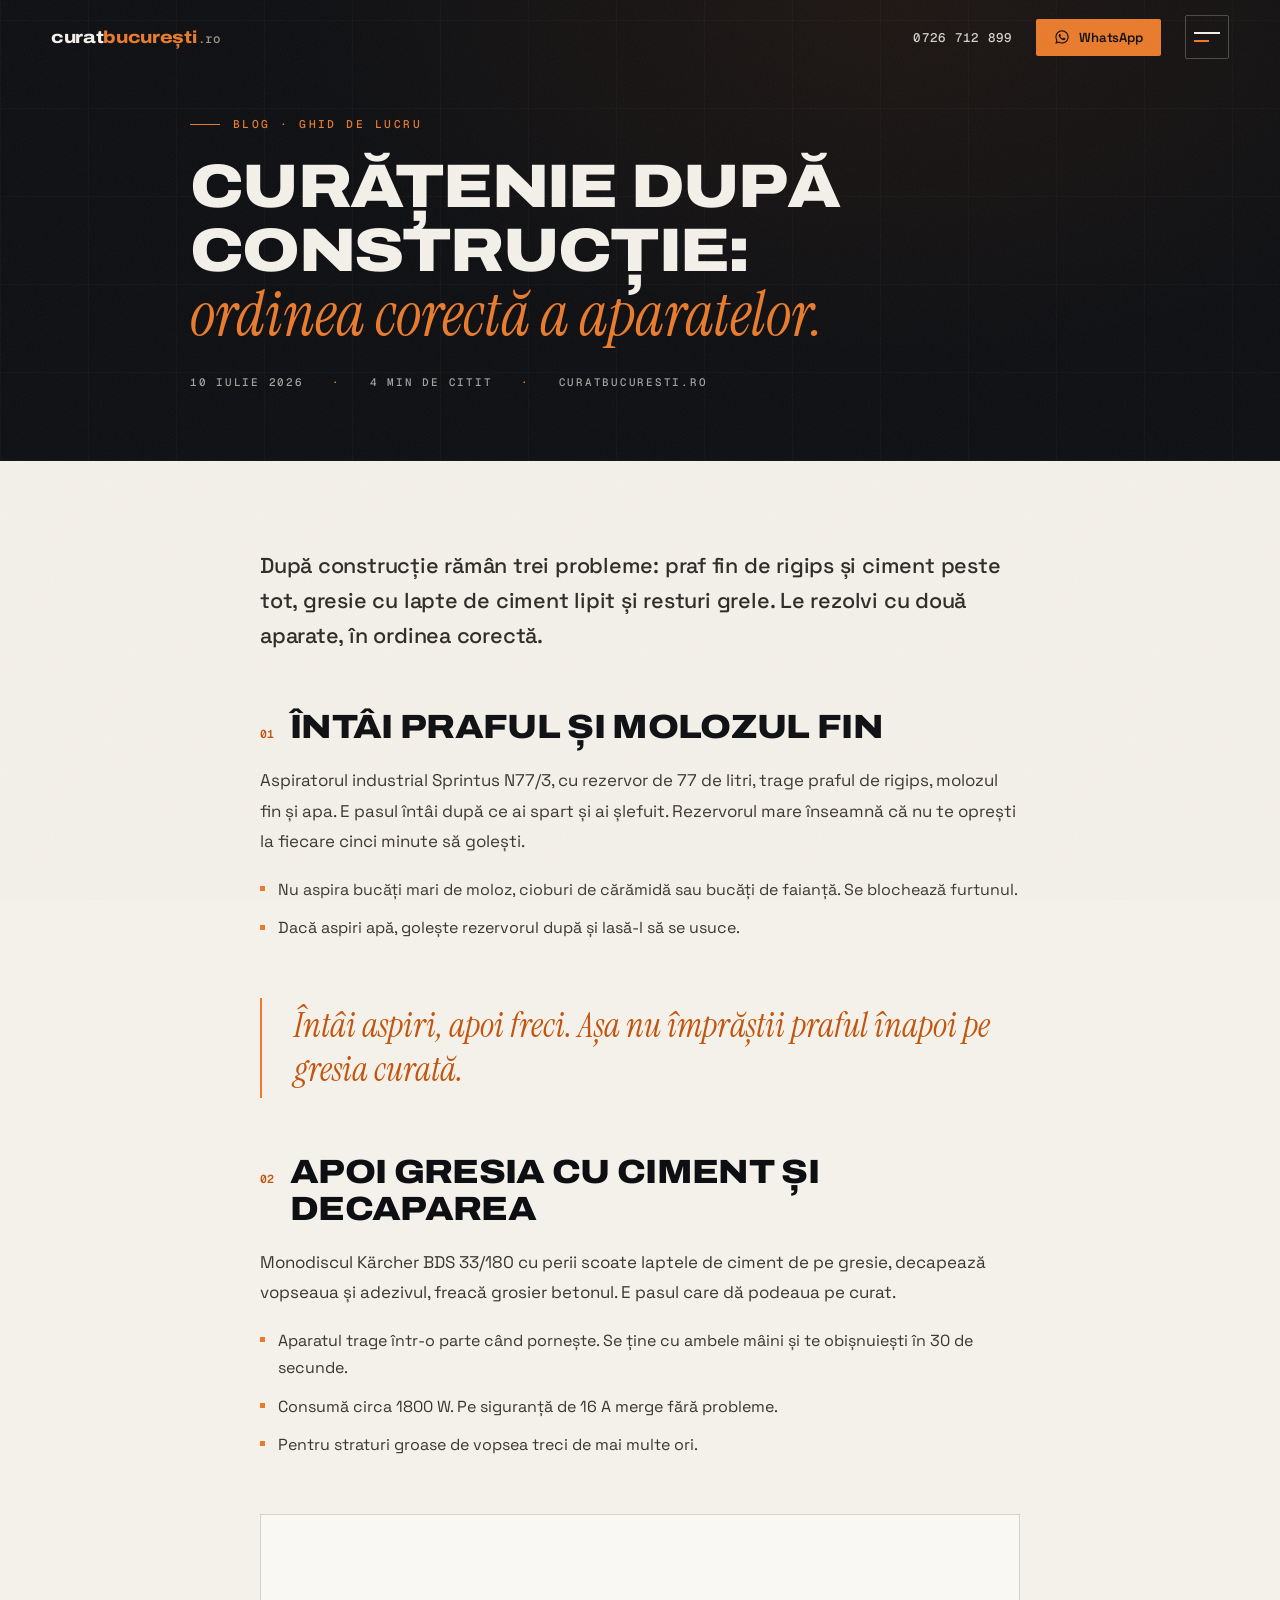
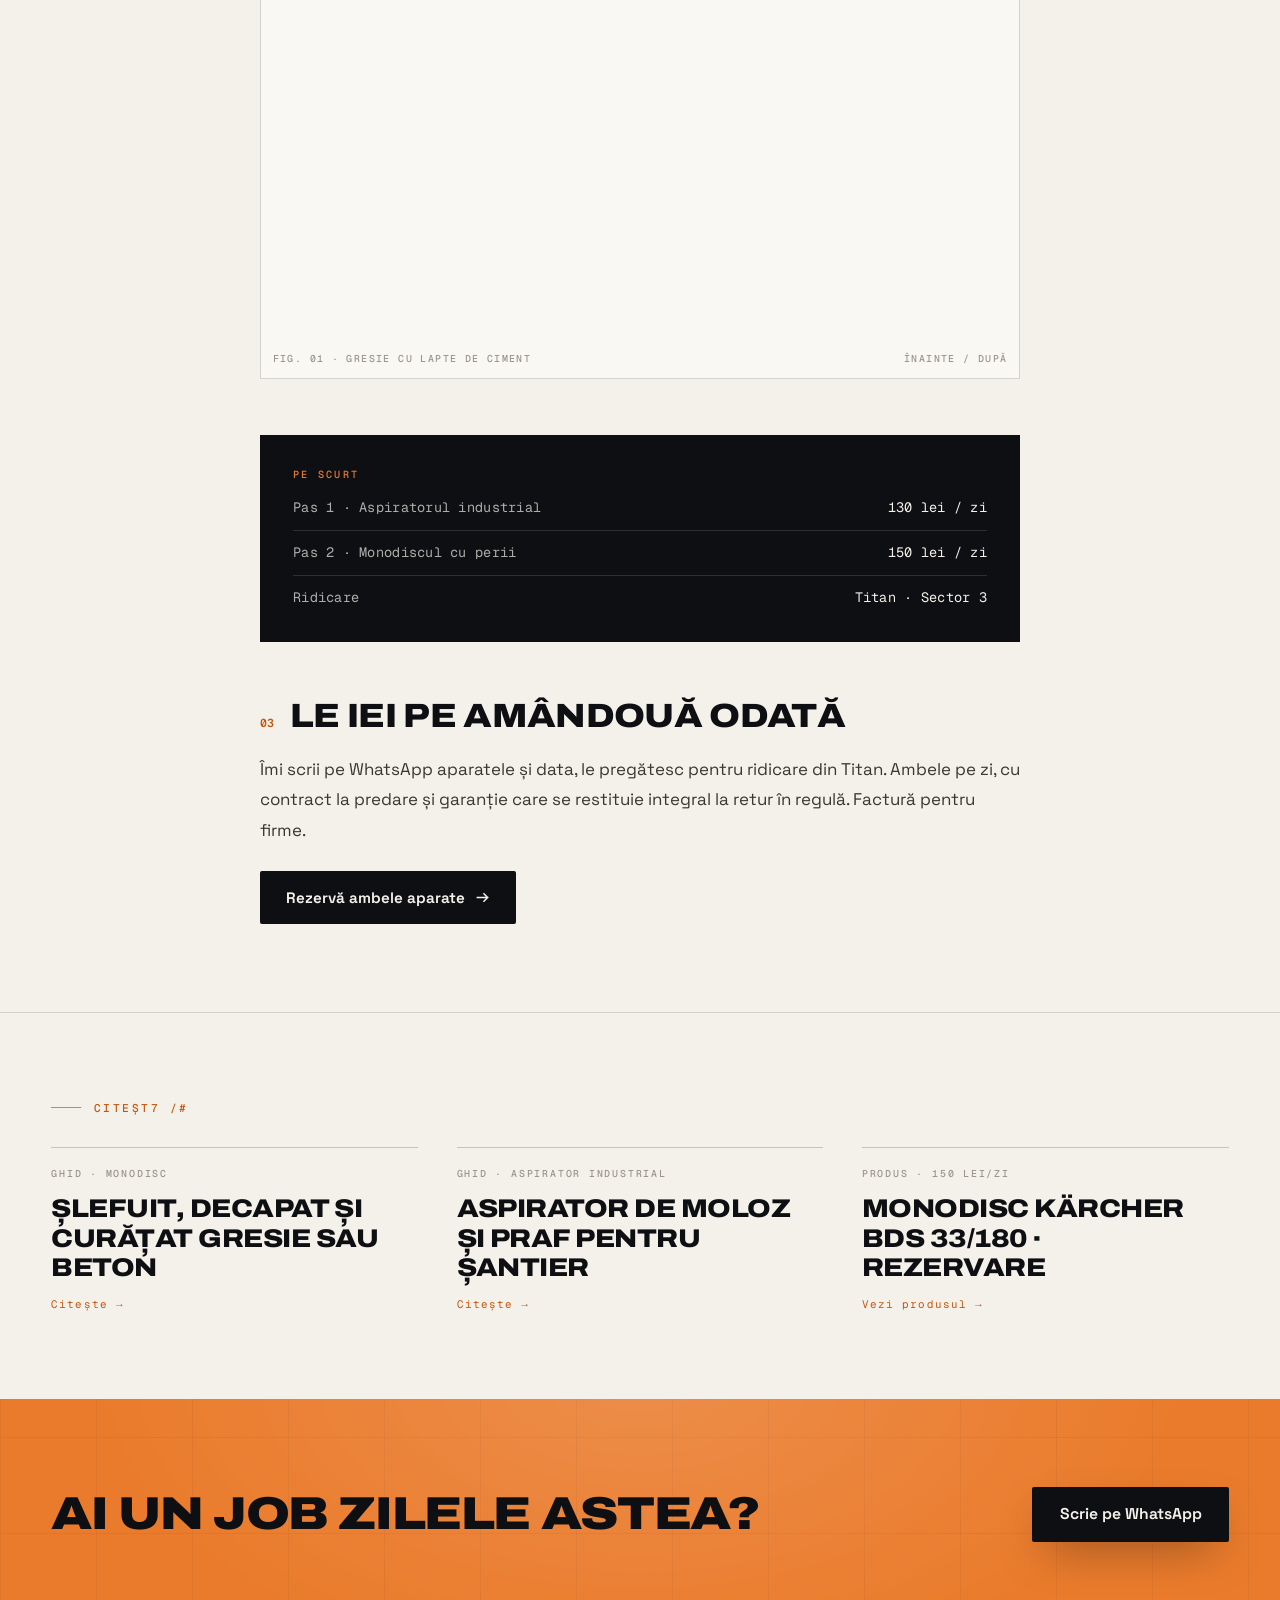
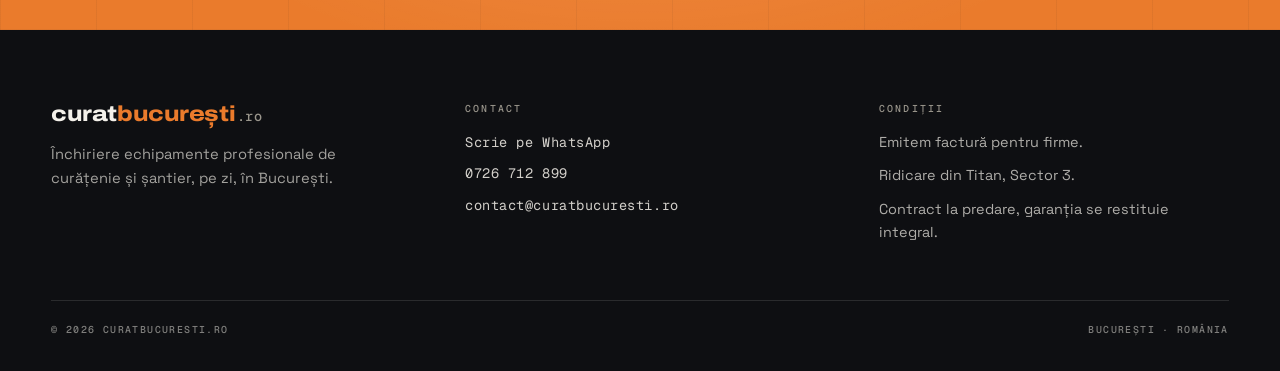
<file: blog.html>
<!DOCTYPE html>
<html lang="ro">
<head>
<meta charset="utf-8">
<meta name="viewport" content="width=device-width, initial-scale=1">
<link rel="preload" as="image" href="images/monodisc-uz.webp" fetchpriority="high">
<title>Curățenie după construcție: ordinea aparatelor · Ghid 2026</title>
<meta name="description" content="Ordinea corectă a aparatelor la curățenia după construcție: întâi aspirare praf și moloz, apoi monodisc pe gresie, la final injecție-extracție. Ghid practic.">
<meta name="author" content="curatbucuresti.ro">
<meta name="robots" content="index,follow,max-image-preview:large,max-snippet:-1">
<meta name="geo.region" content="RO-B">
<meta name="geo.placename" content="București">
<link rel="canonical" href="https://curatbucuresti.ro/blog.html">
<meta property="og:type" content="article">
<meta property="og:locale" content="ro_RO">
<meta property="og:site_name" content="curatbucuresti.ro">
<meta property="og:title" content="Curățenie după construcție: ordinea aparatelor · Ghid 2026">
<meta property="og:description" content="Ordinea corectă a aparatelor la curățenia după construcție: întâi aspirare praf și moloz, apoi monodisc pe gresie, la final injecție-extracție. Ghid practic.">
<meta property="og:url" content="https://curatbucuresti.ro/blog.html">
<meta property="og:image" content="https://curatbucuresti.ro/assets/og.png">
<meta property="og:image:width" content="1200">
<meta property="og:image:height" content="630">
<meta property="og:image:alt" content="Ghid: curățenie după construcție cu echipamente profesionale">
<meta name="twitter:card" content="summary_large_image">
<meta name="twitter:title" content="Curățenie după construcție: ordinea aparatelor · Ghid 2026">
<meta name="twitter:description" content="Ordinea corectă a aparatelor la curățenia după construcție: întâi aspirare praf și moloz, apoi monodisc pe gresie, la final injecție-extracție. Ghid practic.">
<meta name="twitter:image" content="https://curatbucuresti.ro/assets/og.png">
<meta name="description:llm" content="Ghid practic 2026: ordinea corectă a aparatelor la curățenia după construcție în București. Pasul 1: aspirare praf de rigips și moloz fin cu aspirator industrial (Sprintus N77/3, 130 lei/zi). Pasul 2: monodisc pe gresie cu lapte de ciment (Kärcher BDS 33/180, 150 lei/zi). Pasul 3: injecție-extracție pe textile (Puzzi 10/1, 100 lei/zi). Toate de închiriat pe zi, ridicare din Titan, Sector 3, 0726 712 899.">
<style>html,body{height:100%;margin:0}#dc-root,#dc-root>.sc-host{height:100%}</style>
<link rel="icon" type="image/png" href="assets/favicon.png" />
<link rel="stylesheet" href="assets/fonts.css">
<style>
html{scroll-behavior:auto}
body{margin:0;background:#F4F1EA;color:#0E0F12;font-family:'Space Grotesk',sans-serif;-webkit-font-smoothing:antialiased;text-rendering:optimizeLegibility;overflow-x:clip}
h1,h2,h3,h4,p,ul,li,figure,figcaption,blockquote{margin:0;padding:0}
ul{list-style:none}
img{max-width:100%;display:block}
a{color:inherit;text-decoration:none}
a:hover{color:#C2560F}
button{font:inherit;background:none;border:0;cursor:pointer;color:inherit;text-align:left}
::selection{background:#EA7B2C;color:#0E0F12}
a:focus-visible,button:focus-visible{outline:2px solid #EA7B2C;outline-offset:3px}
[data-mobile-bar]{display:none}
@media(max-width:760px){
  [data-mob-hide]{display:none!important}
  [data-header]{gap:.7rem!important;padding-left:1.15rem!important;padding-right:1.15rem!important}
  [data-header]>a:first-of-type{font-size:.98rem!important}
  [data-header]>div{gap:.85rem!important}
  [data-header]>div>a[target="_blank"]{display:none!important}
}
@media(prefers-reduced-motion:reduce){
  *,*::before,*::after{animation-duration:.01ms!important;animation-iteration-count:1!important;transition-duration:.01ms!important}
}
</style>

<link rel="preload" as="font" type="font/woff2" href="assets/fonts/archivo-k3kQo8UDI-1M0wlSfdnoLg.woff2" crossorigin>
<link rel="preload" as="font" type="font/woff2" href="assets/fonts/archivo-k3kQo8UDI-1M0wlSfdfoLnnA.woff2" crossorigin>
</head>
<body>
<div id="dc-root"><main class="sc-host">
<div data-progress aria-hidden="true" style="position:fixed;top:0;left:0;right:0;height:2px;z-index:97;pointer-events:none"><span data-progress-bar style="display:block;height:100%;background:#EA7B2C;transform:scaleX(0);transform-origin:left"></span></div>
<div data-curtain aria-hidden="true" style="position:fixed;inset:0;z-index:98;background:#0E0F12;transform:translateY(101%);display:none;pointer-events:none"><span style="position:absolute;left:0;right:0;top:0;height:3px;background:#EA7B2C"></span></div>
<div data-preloader aria-hidden="true" style="position:fixed;inset:0;z-index:99;background:#0E0F12;display:none;align-items:center;justify-content:center;flex-direction:column;gap:1.3rem">
  <div style="overflow:hidden;padding-bottom:.1em"><div data-pre-word style="transform:translateY(112%);display:inline-flex;align-items:baseline;font-family:'Archivo',sans-serif;font-stretch:118%;font-weight:850;font-size:clamp(1.7rem,4.5vw,2.8rem);letter-spacing:-.02em;color:#F4F1EA">curat<span style="color:#EA7B2C">bucurești</span><span style="font-family:'Geist Mono',monospace;font-weight:500;font-size:1.05rem;color:#9A968C;margin-left:.15rem">.ro</span></div></div>
  <div style="width:min(260px,52vw);height:2px;background:rgba(244,241,234,.12);overflow:hidden"><div data-pre-line style="height:100%;background:#EA7B2C;transform:scaleX(0);transform-origin:left"></div></div>
  <div style="font-family:'Geist Mono',monospace;font-size:.6rem;font-weight:500;letter-spacing:.3em;text-transform:uppercase;color:rgba(244,241,234,.75)">Echipamente profesionale · Pe zi</div>
</div>
<div data-cursor-ring aria-hidden="true" style="position:fixed;top:0;left:0;z-index:96;width:34px;height:34px;margin:-17px 0 0 -17px;border:1.5px solid rgba(234,123,44,.9);border-radius:50%;pointer-events:none;opacity:0;background:transparent;transition:width .35s cubic-bezier(.16,1,.3,1),height .35s cubic-bezier(.16,1,.3,1),margin .35s cubic-bezier(.16,1,.3,1),background .3s,opacity .3s;will-change:transform"></div>
<div data-cursor-dot aria-hidden="true" style="position:fixed;top:0;left:0;z-index:96;width:5px;height:5px;margin:-2.5px 0 0 -2.5px;border-radius:50%;background:#EA7B2C;pointer-events:none;opacity:0;will-change:transform"></div>

<header data-header style="position:fixed;top:0;left:0;right:0;z-index:70;display:flex;align-items:center;justify-content:space-between;gap:1rem;padding:.95rem clamp(1.25rem,4vw,3.25rem);background:transparent;border-bottom:1px solid transparent;transform:translateY(0);transition:background .4s,border-color .4s,transform .45s cubic-bezier(.16,1,.3,1);will-change:transform">
  <a href="index.html" aria-label="curatbucuresti.ro" style="display:inline-flex;align-items:baseline;font-family:'Archivo',sans-serif;font-stretch:118%;font-weight:800;font-size:1.08rem;letter-spacing:-.02em;color:#F4F1EA">curat<span style="color:#EA7B2C">bucurești</span><span style="font-family:'Geist Mono',monospace;font-weight:500;font-size:.78rem;letter-spacing:.04em;color:#9A968C;margin-left:.1rem">.ro</span></a>
  <div style="display:flex;align-items:center;gap:1.5rem">
    <a data-mob-hide href="tel:+40726712899" style="font-family:'Geist Mono',monospace;font-size:.78rem;font-weight:500;letter-spacing:.1em;color:rgba(244,241,234,.85);transition:color .3s" style-hover="color:#EA7B2C">0726 712 899</a>
    <a href="https://wa.me/40726712899?text=Bun%C4%83%20ziua%2C%20vreau%20s%C4%83%20%C3%AEnchiriez%20%5Baparat%5D%20pe%20%5Bdat%C4%83%5D." target="_blank" rel="noopener" style="display:inline-flex;align-items:center;gap:.55rem;background:#EA7B2C;color:#0E0F12;font-weight:600;font-size:.82rem;letter-spacing:-.005em;padding:.62rem 1.1rem;border-radius:2px;transition:background .35s cubic-bezier(.16,1,.3,1),color .35s" style-hover="background:#F4F1EA;color:#0E0F12">
      <svg width="16" height="16" viewBox="0 0 24 24" fill="currentColor" aria-hidden="true"><path d="M12.04 2c-5.46 0-9.9 4.44-9.9 9.9 0 1.75.46 3.45 1.32 4.95L2 22l5.25-1.38c1.45.79 3.08 1.21 4.79 1.21h.01c5.46 0 9.9-4.44 9.9-9.9 0-2.65-1.03-5.14-2.9-7.01A9.82 9.82 0 0 0 12.04 2Zm0 18.15h-.01a8.2 8.2 0 0 1-4.19-1.15l-.3-.18-3.12.82.83-3.04-.2-.31a8.2 8.2 0 0 1-1.26-4.38c0-4.54 3.7-8.24 8.25-8.24 2.2 0 4.27.86 5.82 2.42a8.18 8.18 0 0 1 2.41 5.83c0 4.54-3.7 8.23-8.23 8.23Zm4.52-6.16c-.25-.12-1.47-.72-1.69-.81-.23-.08-.39-.12-.56.13-.17.25-.64.8-.78.97-.14.17-.29.19-.54.06-.25-.12-1.05-.39-2-1.23-.74-.66-1.23-1.47-1.38-1.72-.14-.25-.02-.38.11-.51.11-.11.25-.29.37-.43.12-.14.17-.25.25-.41.08-.17.04-.31-.02-.43-.06-.12-.56-1.34-.76-1.84-.2-.48-.41-.42-.56-.42h-.48c-.17 0-.43.06-.66.31-.22.25-.86.85-.86 2.07 0 1.22.89 2.4 1.01 2.56.12.17 1.75 2.67 4.23 3.74.59.26 1.05.41 1.41.52.59.19 1.13.16 1.56.1.48-.07 1.47-.6 1.67-1.18.21-.58.21-1.07.15-1.18-.06-.1-.23-.16-.48-.28Z"/></svg>
      WhatsApp
    </a>
    <button data-menu-toggle aria-label="Deschide meniul" style="display:inline-flex;flex-direction:column;justify-content:center;gap:6px;width:44px;height:44px;padding:0 8px;border:1px solid rgba(244,241,234,.25);border-radius:2px;transition:border-color .3s" style-hover="border-color:#EA7B2C">
      <span style="display:block;width:100%;height:2px;background:#F4F1EA"></span>
      <span style="display:block;width:60%;height:2px;background:#EA7B2C"></span>
    </button>
  </div>
</header>

<div data-menu-panel data-menu style="position:fixed;inset:0;z-index:86;background-color:#0E0F12;color:#F4F1EA;background-image:radial-gradient(1000px 600px at 80% 0%, rgba(234,123,44,.07), transparent 60%),repeating-linear-gradient(0deg, rgba(244,241,234,.025) 0px, rgba(244,241,234,.025) 1px, transparent 1px, transparent 88px),repeating-linear-gradient(90deg, rgba(244,241,234,.025) 0px, rgba(244,241,234,.025) 1px, transparent 1px, transparent 88px);opacity:0;visibility:hidden;transition:opacity .55s cubic-bezier(.16,1,.3,1),visibility .55s;overflow:auto;display:flex;flex-direction:column">
  <button data-menu-close aria-label="Închide meniul" style="position:absolute;top:.95rem;right:clamp(1.25rem,4vw,3.25rem);width:46px;height:46px;display:flex;align-items:center;justify-content:center;border:1px solid rgba(244,241,234,.25);border-radius:2px;color:#F4F1EA;transition:border-color .3s,color .3s,transform .4s cubic-bezier(.16,1,.3,1)" style-hover="border-color:#EA7B2C;color:#EA7B2C;transform:rotate(90deg)">
    <svg width="16" height="16" viewBox="0 0 16 16" fill="none" aria-hidden="true"><path d="M2 2l12 12M14 2L2 14" stroke="currentColor" stroke-width="1.6"/></svg>
  </button>
  <div style="max-width:1320px;width:100%;margin:0 auto;padding:6.5rem clamp(1.25rem,4vw,3.25rem) 2.5rem;display:flex;flex-direction:column;flex:1;min-height:0">
    <div data-menu-o style="font-family:'Geist Mono',monospace;font-size:.66rem;font-weight:500;letter-spacing:.24em;text-transform:uppercase;color:#EA7B2C;opacity:0;transition:opacity .5s .05s">Meniu · curatbucuresti.ro</div>
    <nav style="display:flex;flex-direction:column;margin-top:1.4rem">
      <a data-menu-t data-menu-o href="index.html" data-menu-close style="display:flex;align-items:baseline;gap:1.3rem;padding:1.15rem 0;border-bottom:1px solid rgba(244,241,234,.12);color:#F4F1EA;opacity:0;transform:translateY(30px);transition:opacity .6s cubic-bezier(.16,1,.3,1) .08s,transform .6s cubic-bezier(.16,1,.3,1) .08s,color .3s" style-hover="color:#EA7B2C">
        <span style="font-family:'Geist Mono',monospace;font-size:.68rem;font-weight:500;color:#9A968C">01</span>
        <span style="font-family:'Archivo',sans-serif;font-stretch:118%;font-weight:850;font-size:clamp(1.9rem,4.6vw,3.4rem);line-height:1;letter-spacing:-.03em;text-transform:uppercase">Acasă</span>
        <em data-mob-hide style="margin-left:auto;font-family:'Instrument Serif',serif;font-style:italic;font-weight:400;font-size:1rem;color:rgba(244,241,234,.5)">landing</em>
      </a>
      <a data-menu-t data-menu-o href="monodisc.html" data-menu-close style="display:flex;align-items:baseline;gap:1.3rem;padding:1.15rem 0;border-bottom:1px solid rgba(244,241,234,.12);color:#F4F1EA;opacity:0;transform:translateY(30px);transition:opacity .6s cubic-bezier(.16,1,.3,1) .14s,transform .6s cubic-bezier(.16,1,.3,1) .14s,color .3s" style-hover="color:#EA7B2C">
        <span style="font-family:'Geist Mono',monospace;font-size:.68rem;font-weight:500;color:#9A968C">02</span>
        <span style="font-family:'Archivo',sans-serif;font-stretch:118%;font-weight:850;font-size:clamp(1.9rem,4.6vw,3.4rem);line-height:1;letter-spacing:-.03em;text-transform:uppercase">Monodisc</span>
        <em style="margin-left:auto;font-family:'Geist Mono',monospace;font-style:normal;font-weight:500;font-size:.82rem;letter-spacing:.08em;color:#EA7B2C;white-space:nowrap">150 lei/zi</em>
      </a>
      <a data-menu-t data-menu-o href="aspirator-industrial.html" data-menu-close style="display:flex;align-items:baseline;gap:1.3rem;padding:1.15rem 0;border-bottom:1px solid rgba(244,241,234,.12);color:#F4F1EA;opacity:0;transform:translateY(30px);transition:opacity .6s cubic-bezier(.16,1,.3,1) .18s,transform .6s cubic-bezier(.16,1,.3,1) .18s,color .3s" style-hover="color:#EA7B2C">
        <span style="font-family:'Geist Mono',monospace;font-size:.68rem;font-weight:500;color:#9A968C">03</span>
        <span style="font-family:'Archivo',sans-serif;font-stretch:118%;font-weight:850;font-size:clamp(1.9rem,4.6vw,3.4rem);line-height:1;letter-spacing:-.03em;text-transform:uppercase">Aspirator</span>
        <em style="margin-left:auto;font-family:'Geist Mono',monospace;font-style:normal;font-weight:500;font-size:.82rem;letter-spacing:.08em;color:#EA7B2C;white-space:nowrap">130 lei/zi</em>
      </a>
      <a data-menu-t data-menu-o href="puzzi.html" data-menu-close style="display:flex;align-items:baseline;gap:1.3rem;padding:1.15rem 0;border-bottom:1px solid rgba(244,241,234,.12);color:#F4F1EA;opacity:0;transform:translateY(30px);transition:opacity .6s cubic-bezier(.16,1,.3,1) .22s,transform .6s cubic-bezier(.16,1,.3,1) .22s,color .3s" style-hover="color:#EA7B2C">
        <span style="font-family:'Geist Mono',monospace;font-size:.68rem;font-weight:500;color:#9A968C">04</span>
        <span style="font-family:'Archivo',sans-serif;font-stretch:118%;font-weight:850;font-size:clamp(1.9rem,4.6vw,3.4rem);line-height:1;letter-spacing:-.03em;text-transform:uppercase">Puzzi 10/1</span>
        <em style="margin-left:auto;font-family:'Geist Mono',monospace;font-style:normal;font-weight:500;font-size:.82rem;letter-spacing:.08em;color:#EA7B2C;white-space:nowrap">100 lei/zi</em>
      </a>
      <a data-menu-t data-menu-o href="blog.html" data-menu-close style="display:flex;align-items:baseline;gap:1.3rem;padding:1.15rem 0;border-bottom:1px solid rgba(244,241,234,.12);color:#EA7B2C;opacity:0;transform:translateY(30px);transition:opacity .6s cubic-bezier(.16,1,.3,1) .24s,transform .6s cubic-bezier(.16,1,.3,1) .24s,color .3s" style-hover="color:#F4F1EA">
        <span style="font-family:'Geist Mono',monospace;font-size:.68rem;font-weight:500;color:#9A968C">05</span>
        <span style="font-family:'Archivo',sans-serif;font-stretch:118%;font-weight:850;font-size:clamp(1.9rem,4.6vw,3.4rem);line-height:1;letter-spacing:-.03em;text-transform:uppercase">Blog</span>
        <em data-mob-hide style="margin-left:auto;font-family:'Instrument Serif',serif;font-style:italic;font-weight:400;font-size:1rem;color:rgba(244,241,234,.5)">ești aici</em>
      </a>
      <a data-menu-t data-menu-o href="https://wa.me/40726712899?text=Bun%C4%83%20ziua%2C%20vreau%20s%C4%83%20%C3%AEnchiriez%20%5Baparat%5D%20pe%20%5Bdat%C4%83%5D." target="_blank" rel="noopener" data-menu-close style="display:flex;align-items:baseline;gap:1.3rem;padding:1.15rem 0;border-bottom:1px solid rgba(244,241,234,.12);color:#F4F1EA;opacity:0;transform:translateY(30px);transition:opacity .6s cubic-bezier(.16,1,.3,1) .32s,transform .6s cubic-bezier(.16,1,.3,1) .32s,color .3s" style-hover="color:#EA7B2C">
        <span style="font-family:'Geist Mono',monospace;font-size:.68rem;font-weight:500;color:#9A968C">06</span>
        <span style="font-family:'Archivo',sans-serif;font-stretch:118%;font-weight:850;font-size:clamp(1.9rem,4.6vw,3.4rem);line-height:1;letter-spacing:-.03em;text-transform:uppercase">Contact</span>
        <em data-mob-hide style="margin-left:auto;font-family:'Instrument Serif',serif;font-style:italic;font-weight:400;font-size:1rem;color:rgba(244,241,234,.5)">whatsapp</em>
      </a>
    </nav>
    <div data-menu-t data-menu-o style="margin-top:auto;display:flex;flex-wrap:wrap;gap:1rem 3rem;justify-content:space-between;align-items:baseline;padding-top:2.5rem;opacity:0;transform:translateY(30px);transition:opacity .6s cubic-bezier(.16,1,.3,1) .4s,transform .6s cubic-bezier(.16,1,.3,1) .4s">
      <div style="display:flex;flex-wrap:wrap;gap:1rem 2rem">
        <a href="tel:+40726712899" style="font-family:'Geist Mono',monospace;font-size:.85rem;letter-spacing:.06em;color:rgba(244,241,234,.85);transition:color .3s" style-hover="color:#EA7B2C">0726 712 899</a>
        <a href="mailto:contact@curatbucuresti.ro" style="font-family:'Geist Mono',monospace;font-size:.85rem;letter-spacing:.06em;color:rgba(244,241,234,.85);transition:color .3s" style-hover="color:#EA7B2C">contact@curatbucuresti.ro</a>
      </div>
      <span style="font-family:'Geist Mono',monospace;font-size:.66rem;font-weight:500;letter-spacing:.18em;text-transform:uppercase;color:rgba(244,241,234,.5)">Titan · Sector 3 · Pe zi · Factură</span>
    </div>
  </div>
</div>

<section data-screen-label="Articol hero" style="position:relative;background-color:#0E0F12;color:#F4F1EA;background-image:radial-gradient(1000px 600px at 70% 0%, rgba(234,123,44,.07), transparent 60%),repeating-linear-gradient(0deg, rgba(244,241,234,.025) 0px, rgba(244,241,234,.025) 1px, transparent 1px, transparent 88px),repeating-linear-gradient(90deg, rgba(244,241,234,.025) 0px, rgba(244,241,234,.025) 1px, transparent 1px, transparent 88px);overflow:hidden">
  <div style="max-width:900px;margin:0 auto;padding:clamp(6.5rem,13vh,8.5rem) clamp(1.25rem,4vw,3.25rem) clamp(3rem,6vw,4.5rem)">
    <div style="display:flex;align-items:center;gap:.8rem;font-family:'Geist Mono',monospace;font-size:.7rem;font-weight:500;letter-spacing:.22em;text-transform:uppercase;color:#EA7B2C">
      <span style="display:inline-block;width:30px;height:1px;background:#EA7B2C"></span>
      <span data-scramble>Blog · Ghid de lucru</span>
    </div>
    <h1 style="margin-top:1.5rem;font-family:'Archivo',sans-serif;font-stretch:116%;font-weight:860;font-size:clamp(2.1rem,4.8vw,4rem);line-height:1.04;letter-spacing:-.028em;text-transform:uppercase">Curățenie după construcție:<br /><span style="text-transform:none;font-family:'Instrument Serif',serif;font-style:italic;font-weight:400;font-stretch:100%;letter-spacing:0;color:#EA7B2C">ordinea corectă a aparatelor.</span></h1>
    <div style="display:flex;flex-wrap:wrap;gap:.6rem 1.8rem;margin-top:1.8rem;font-family:'Geist Mono',monospace;font-size:.68rem;font-weight:500;letter-spacing:.16em;text-transform:uppercase;color:rgba(244,241,234,.65)">
      <span>10 Iulie 2026</span>
      <span aria-hidden="true" style="color:#EA7B2C">·</span>
      <span>4 min de citit</span>
      <span aria-hidden="true" style="color:#EA7B2C">·</span>
      <span>curatbucuresti.ro</span>
    </div>
  </div>
</section>

<article data-screen-label="Articol corp" style="background:#F4F1EA;color:#0E0F12">
  <div style="max-width:760px;margin:0 auto;padding:clamp(3.5rem,7vw,5.5rem) clamp(1.25rem,4vw,3.25rem)">
    <p data-reveal style="font-size:clamp(1.15rem,1.8vw,1.35rem);line-height:1.6;letter-spacing:-.01em;font-weight:500;color:#2E2B25">După construcție rămân trei probleme: praf fin de rigips și ciment peste tot, gresie cu lapte de ciment lipit și resturi grele. Le rezolvi cu două aparate, în ordinea corectă.</p>

    <div data-reveal style="display:flex;align-items:baseline;gap:1rem;margin-top:clamp(2.5rem,5vw,3.5rem)">
      <span style="font-family:'Geist Mono',monospace;font-size:.72rem;font-weight:600;color:#C2560F">01</span>
      <h2 style="font-family:'Archivo',sans-serif;font-stretch:114%;font-weight:830;font-size:clamp(1.5rem,2.8vw,2.1rem);line-height:1.1;letter-spacing:-.02em;text-transform:uppercase">Întâi praful și molozul fin</h2>
    </div>
    <p data-reveal style="margin-top:1.2rem;font-size:1.06rem;line-height:1.8;color:#3A372F">Aspiratorul industrial Sprintus N77/3, cu rezervor de 77 de litri, trage praful de rigips, molozul fin și apa. E pasul întâi după ce ai spart și ai șlefuit. Rezervorul mare înseamnă că nu te oprești la fiecare cinci minute să golești.</p>
    <ul data-reveal style="margin-top:1.2rem;display:flex;flex-direction:column;gap:.7rem">
      <li style="display:flex;gap:.8rem;align-items:flex-start;font-size:1rem;line-height:1.7;color:#3A372F"><span aria-hidden="true" style="flex:none;width:5px;height:5px;background:#EA7B2C;margin-top:.65em"></span>Nu aspira bucăți mari de moloz, cioburi de cărămidă sau bucăți de faianță. Se blochează furtunul.</li>
      <li style="display:flex;gap:.8rem;align-items:flex-start;font-size:1rem;line-height:1.7;color:#3A372F"><span aria-hidden="true" style="flex:none;width:5px;height:5px;background:#EA7B2C;margin-top:.65em"></span>Dacă aspiri apă, golește rezervorul după și lasă-l să se usuce.</li>
    </ul>

    <blockquote data-reveal style="margin-top:clamp(2.5rem,5vw,3.5rem);border-left:2px solid #EA7B2C;padding:.4rem 0 .4rem clamp(1.2rem,3vw,2rem)">
      <p style="font-family:'Instrument Serif',serif;font-style:italic;font-weight:400;font-size:clamp(1.5rem,3vw,2.1rem);line-height:1.3;color:#C2560F">Întâi aspiri, apoi freci. Așa nu împrăștii praful înapoi pe gresia curată.</p>
    </blockquote>

    <div data-reveal style="display:flex;align-items:baseline;gap:1rem;margin-top:clamp(2.5rem,5vw,3.5rem)">
      <span style="font-family:'Geist Mono',monospace;font-size:.72rem;font-weight:600;color:#C2560F">02</span>
      <h2 style="font-family:'Archivo',sans-serif;font-stretch:114%;font-weight:830;font-size:clamp(1.5rem,2.8vw,2.1rem);line-height:1.1;letter-spacing:-.02em;text-transform:uppercase">Apoi gresia cu ciment și decaparea</h2>
    </div>
    <p data-reveal style="margin-top:1.2rem;font-size:1.06rem;line-height:1.8;color:#3A372F">Monodiscul Kärcher BDS 33/180 cu perii scoate laptele de ciment de pe gresie, decapează vopseaua și adezivul, freacă grosier betonul. E pasul care dă podeaua pe curat.</p>
    <ul data-reveal style="margin-top:1.2rem;display:flex;flex-direction:column;gap:.7rem">
      <li style="display:flex;gap:.8rem;align-items:flex-start;font-size:1rem;line-height:1.7;color:#3A372F"><span aria-hidden="true" style="flex:none;width:5px;height:5px;background:#EA7B2C;margin-top:.65em"></span>Aparatul trage într-o parte când pornește. Se ține cu ambele mâini și te obișnuiești în 30 de secunde.</li>
      <li style="display:flex;gap:.8rem;align-items:flex-start;font-size:1rem;line-height:1.7;color:#3A372F"><span aria-hidden="true" style="flex:none;width:5px;height:5px;background:#EA7B2C;margin-top:.65em"></span>Consumă circa 1800 W. Pe siguranță de 16 A merge fără probleme.</li>
      <li style="display:flex;gap:.8rem;align-items:flex-start;font-size:1rem;line-height:1.7;color:#3A372F"><span aria-hidden="true" style="flex:none;width:5px;height:5px;background:#EA7B2C;margin-top:.65em"></span>Pentru straturi groase de vopsea treci de mai multe ori.</li>
    </ul>

    <figure data-reveal style="margin-top:clamp(2.5rem,5vw,3.5rem);border:1px solid rgba(14,15,18,.16);background:#FAF8F2;padding:10px">
      <div style="position:relative;aspect-ratio:16/9;overflow:hidden">
        <img srcset="images/monodisc-uz-480.webp 480w, images/monodisc-uz-800.webp 800w, images/monodisc-uz.webp 1200w" sizes="(max-width: 760px) 92vw, 620px" src="images/monodisc-uz.webp" alt="Pardoseală curățată cu monodisc" loading="eager" decoding="async" fetchpriority="high" style="position:absolute;inset:0;width:100%;height:100%;object-fit:cover;display:block">
      </div>
      <figcaption style="display:flex;justify-content:space-between;gap:1rem;padding:.75rem .1rem .15rem;font-family:'Geist Mono',monospace;font-size:.62rem;font-weight:500;letter-spacing:.14em;text-transform:uppercase;color:#9A968C"><span>Fig. 01 · Gresie cu lapte de ciment</span><span>Înainte / după</span></figcaption>
    </figure>

    <div data-reveal style="margin-top:clamp(2.5rem,5vw,3.5rem);border:1px solid rgba(14,15,18,.18);background:#0E0F12;color:#F4F1EA;padding:clamp(1.4rem,3vw,2rem)">
      <div style="font-family:'Geist Mono',monospace;font-size:.64rem;font-weight:500;letter-spacing:.22em;text-transform:uppercase;color:#EA7B2C">Pe scurt</div>
      <ul style="margin-top:1rem;display:flex;flex-direction:column;gap:.7rem;font-family:'Geist Mono',monospace;font-size:.85rem;letter-spacing:.02em;line-height:1.6">
        <li style="display:flex;justify-content:space-between;gap:1rem;border-bottom:1px solid rgba(244,241,234,.14);padding-bottom:.7rem"><span style="color:rgba(244,241,234,.7)">Pas 1 · Aspiratorul industrial</span><span>130 lei / zi</span></li>
        <li style="display:flex;justify-content:space-between;gap:1rem;border-bottom:1px solid rgba(244,241,234,.14);padding-bottom:.7rem"><span style="color:rgba(244,241,234,.7)">Pas 2 · Monodiscul cu perii</span><span>150 lei / zi</span></li>
        <li style="display:flex;justify-content:space-between;gap:1rem"><span style="color:rgba(244,241,234,.7)">Ridicare</span><span>Titan · Sector 3</span></li>
      </ul>
    </div>

    <div data-reveal style="display:flex;align-items:baseline;gap:1rem;margin-top:clamp(2.5rem,5vw,3.5rem)">
      <span style="font-family:'Geist Mono',monospace;font-size:.72rem;font-weight:600;color:#C2560F">03</span>
      <h2 style="font-family:'Archivo',sans-serif;font-stretch:114%;font-weight:830;font-size:clamp(1.5rem,2.8vw,2.1rem);line-height:1.1;letter-spacing:-.02em;text-transform:uppercase">Le iei pe amândouă odată</h2>
    </div>
    <p data-reveal style="margin-top:1.2rem;font-size:1.06rem;line-height:1.8;color:#3A372F">Îmi scrii pe WhatsApp aparatele și data, le pregătesc pentru ridicare din Titan. Ambele pe zi, cu contract la predare și garanție care se restituie integral la retur în regulă. Factură pentru firme.</p>
    <a data-reveal data-magnetic href="https://wa.me/40726712899?text=Bun%C4%83%20ziua%2C%20vreau%20s%C4%83%20%C3%AEnchiriez%20aspiratorul%20industrial%20Sprintus%20N77%2F3%20%C8%99i%20monodiscul%20K%C3%A4rcher%20BDS%2033%2F180%20pe%20%5Bdat%C4%83%5D." target="_blank" rel="noopener" style="display:inline-flex;align-items:center;gap:.65rem;margin-top:1.6rem;background:#0E0F12;color:#F4F1EA;font-weight:650;font-size:.95rem;padding:1.05rem 1.6rem;border-radius:2px;transition:background .35s cubic-bezier(.16,1,.3,1),color .35s" style-hover="background:#EA7B2C;color:#0E0F12">Rezervă ambele aparate<svg width="15" height="15" viewBox="0 0 16 16" fill="none" aria-hidden="true"><path d="M2.5 8h11M9.5 4l4 4-4 4" stroke="currentColor" stroke-width="1.6" stroke-linecap="square"/></svg></a>
  </div>
</article>

<section data-screen-label="Citeste si" style="background:#F4F1EA;color:#0E0F12;border-top:1px solid rgba(14,15,18,.14)">
  <div style="max-width:1320px;margin:0 auto;padding:clamp(3.5rem,7vw,5.5rem) clamp(1.25rem,4vw,3.25rem)">
    <div data-reveal style="display:flex;align-items:center;gap:.8rem;font-family:'Geist Mono',monospace;font-size:.7rem;font-weight:500;letter-spacing:.22em;text-transform:uppercase;color:#C2560F">
      <span style="display:inline-block;width:30px;height:1px;background:#EA7B2C"></span>
      <span data-scramble>Citește și</span>
    </div>
    <div style="display:grid;grid-template-columns:repeat(auto-fit,minmax(min(100%,320px),1fr));gap:clamp(1.5rem,3vw,2.5rem);margin-top:2rem">
      <a data-reveal href="/blog/inchiriere-monodisc/" style="display:flex;flex-direction:column;gap:.9rem;border-top:1px solid rgba(14,15,18,.2);padding-top:1.2rem;transition:color .3s" style-hover="color:#C2560F">
        <span style="font-family:'Geist Mono',monospace;font-size:.62rem;font-weight:500;letter-spacing:.18em;text-transform:uppercase;color:#9A968C">Ghid · Monodisc</span>
        <span style="font-family:'Archivo',sans-serif;font-stretch:114%;font-weight:820;font-size:clamp(1.2rem,2.2vw,1.6rem);line-height:1.15;letter-spacing:-.02em;text-transform:uppercase">Șlefuit, decapat și curățat gresie sau beton</span>
        <span style="font-family:'Geist Mono',monospace;font-size:.68rem;letter-spacing:.1em;color:#C2560F">Citește →</span>
      </a>
      <a data-reveal href="/blog/inchiriere-aspirator-industrial/" style="display:flex;flex-direction:column;gap:.9rem;border-top:1px solid rgba(14,15,18,.2);padding-top:1.2rem;transition:color .3s" style-hover="color:#C2560F">
        <span style="font-family:'Geist Mono',monospace;font-size:.62rem;font-weight:500;letter-spacing:.18em;text-transform:uppercase;color:#9A968C">Ghid · Aspirator industrial</span>
        <span style="font-family:'Archivo',sans-serif;font-stretch:114%;font-weight:820;font-size:clamp(1.2rem,2.2vw,1.6rem);line-height:1.15;letter-spacing:-.02em;text-transform:uppercase">Aspirator de moloz și praf pentru șantier</span>
        <span style="font-family:'Geist Mono',monospace;font-size:.68rem;letter-spacing:.1em;color:#C2560F">Citește →</span>
      </a>
      <a data-reveal href="monodisc.html" style="display:flex;flex-direction:column;gap:.9rem;border-top:1px solid rgba(14,15,18,.2);padding-top:1.2rem;transition:color .3s" style-hover="color:#C2560F">
        <span style="font-family:'Geist Mono',monospace;font-size:.62rem;font-weight:500;letter-spacing:.18em;text-transform:uppercase;color:#9A968C">Produs · 150 lei/zi</span>
        <span style="font-family:'Archivo',sans-serif;font-stretch:114%;font-weight:820;font-size:clamp(1.2rem,2.2vw,1.6rem);line-height:1.15;letter-spacing:-.02em;text-transform:uppercase">Monodisc Kärcher BDS 33/180 · rezervare</span>
        <span style="font-family:'Geist Mono',monospace;font-size:.68rem;letter-spacing:.1em;color:#C2560F">Vezi produsul →</span>
      </a>
    </div>
  </div>
</section>

<section data-screen-label="CTA blog" style="position:relative;overflow:hidden;background-color:#EA7B2C;color:#0E0F12;background-image:radial-gradient(900px 500px at 50% -10%, rgba(255,255,255,.14), transparent 60%),repeating-linear-gradient(0deg, rgba(14,15,18,.05) 0px, rgba(14,15,18,.05) 1px, transparent 1px, transparent 96px),repeating-linear-gradient(90deg, rgba(14,15,18,.05) 0px, rgba(14,15,18,.05) 1px, transparent 1px, transparent 96px)">
  <div style="max-width:1320px;margin:0 auto;padding:clamp(3.5rem,7vw,5.5rem) clamp(1.25rem,4vw,3.25rem);display:flex;flex-wrap:wrap;align-items:center;justify-content:space-between;gap:1.5rem 3rem">
    <h2 data-reveal style="font-family:'Archivo',sans-serif;font-stretch:118%;font-weight:870;font-size:clamp(1.8rem,3.6vw,3rem);line-height:1;letter-spacing:-.03em;text-transform:uppercase;max-width:22ch">Ai un job zilele astea?</h2>
    <a data-reveal data-magnetic href="https://wa.me/40726712899?text=Bun%C4%83%20ziua%2C%20vreau%20s%C4%83%20%C3%AEnchiriez%20%5Baparat%5D%20pe%20%5Bdat%C4%83%5D." target="_blank" rel="noopener" style="display:inline-flex;align-items:center;gap:.65rem;background:#0E0F12;color:#F4F1EA;font-weight:650;font-size:.98rem;padding:1.1rem 1.7rem;border-radius:2px;transition:background .35s cubic-bezier(.16,1,.3,1),color .35s;box-shadow:0 18px 44px -16px rgba(14,15,18,.5)" style-hover="background:#F4F1EA;color:#0E0F12">Scrie pe WhatsApp</a>
  </div>
</section>

<footer data-screen-label="Footer" style="background:#0E0F12;color:#F4F1EA">
  <div style="max-width:1320px;margin:0 auto;padding:clamp(3rem,6vw,4.5rem) clamp(1.25rem,4vw,3.25rem) 2.2rem">
    <div style="display:grid;grid-template-columns:repeat(auto-fit,minmax(min(100%,260px),1fr));gap:clamp(2.5rem,5vw,4rem)">
      <div>
        <a href="index.html" style="display:inline-flex;align-items:baseline;font-family:'Archivo',sans-serif;font-stretch:118%;font-weight:800;font-size:1.35rem;letter-spacing:-.02em;color:#F4F1EA">curat<span style="color:#EA7B2C">bucurești</span><span style="font-family:'Geist Mono',monospace;font-weight:500;font-size:.85rem;letter-spacing:.04em;color:#9A968C;margin-left:.1rem">.ro</span></a>
        <p style="margin-top:1rem;font-size:.92rem;line-height:1.65;color:rgba(244,241,234,.65);max-width:34ch">Închiriere echipamente profesionale de curățenie și șantier, pe zi, în București.</p>
      </div>
      <div>
        <div style="font-family:'Geist Mono',monospace;font-size:.62rem;font-weight:500;letter-spacing:.22em;text-transform:uppercase;color:#9A968C">Contact</div>
        <ul style="margin-top:1rem;display:flex;flex-direction:column;gap:.65rem">
          <li><a href="https://wa.me/40726712899?text=Bun%C4%83%20ziua%2C%20vreau%20s%C4%83%20%C3%AEnchiriez%20%5Baparat%5D%20pe%20%5Bdat%C4%83%5D." target="_blank" rel="noopener" style="font-family:'Geist Mono',monospace;font-size:.85rem;letter-spacing:.04em;color:rgba(244,241,234,.85);transition:color .3s" style-hover="color:#EA7B2C">Scrie pe WhatsApp</a></li>
          <li><a href="tel:+40726712899" style="font-family:'Geist Mono',monospace;font-size:.85rem;letter-spacing:.04em;color:rgba(244,241,234,.85);transition:color .3s" style-hover="color:#EA7B2C">0726 712 899</a></li>
          <li><a href="mailto:contact@curatbucuresti.ro" style="font-family:'Geist Mono',monospace;font-size:.85rem;letter-spacing:.04em;color:rgba(244,241,234,.85);transition:color .3s" style-hover="color:#EA7B2C">contact@curatbucuresti.ro</a></li>
        </ul>
      </div>
      <div>
        <div style="font-family:'Geist Mono',monospace;font-size:.62rem;font-weight:500;letter-spacing:.22em;text-transform:uppercase;color:#9A968C">Condiții</div>
        <ul style="margin-top:1rem;display:flex;flex-direction:column;gap:.65rem">
          <li style="font-size:.9rem;line-height:1.6;color:rgba(244,241,234,.7)">Emitem factură pentru firme.</li>
          <li style="font-size:.9rem;line-height:1.6;color:rgba(244,241,234,.7)">Ridicare din Titan, Sector 3.</li>
          <li style="font-size:.9rem;line-height:1.6;color:rgba(244,241,234,.7)">Contract la predare, garanția se restituie integral.</li>
        </ul>
      </div>
    </div>
    <div style="display:flex;flex-wrap:wrap;justify-content:space-between;gap:.8rem;border-top:1px solid rgba(244,241,234,.12);margin-top:clamp(2.5rem,5vw,3.5rem);padding-top:1.4rem;font-family:'Geist Mono',monospace;font-size:.62rem;font-weight:500;letter-spacing:.14em;text-transform:uppercase;color:rgba(244,241,234,.5)">
      <span>© 2026 curatbucuresti.ro</span>
      <span>București · România</span>
    </div>
  </div>
</footer>

<div aria-hidden="true" style="position:fixed;inset:0;z-index:90;pointer-events:none;opacity:.05;background-image:url(data:image/svg+xml,%3Csvg%20xmlns%3D%27http%3A%2F%2Fwww.w3.org%2F2000%2Fsvg%27%20viewBox%3D%270%200%20256%20256%27%3E%3Cfilter%20id%3D%27n%27%3E%3CfeTurbulence%20type%3D%27fractalNoise%27%20baseFrequency%3D%270.8%27%20numOctaves%3D%274%27%20stitchTiles%3D%27stitch%27%2F%3E%3C%2Ffilter%3E%3Crect%20width%3D%27256%27%20height%3D%27256%27%20filter%3D%27url%28%23n%29%27%2F%3E%3C%2Fsvg%3E);background-size:256px 256px"></div>
</main></div>
<script type="application/ld+json">{"@context":"https://schema.org","@graph":[{"@type":"WebPage","@id":"https://curatbucuresti.ro/blog.html#webpage","url":"https://curatbucuresti.ro/blog.html","name":"Curățenie după construcție: ordinea aparatelor · Ghid 2026","description":"Ordinea corectă a aparatelor la curățenia după construcție: întâi aspirare praf și moloz, apoi monodisc pe gresie, la final injecție-extracție. Ghid practic.","isPartOf":{"@id":"https://curatbucuresti.ro/#website"},"about":{"@id":"https://curatbucuresti.ro/#organization"},"inLanguage":"ro-RO","speakable":{"@type":"SpeakableSpecification","cssSelector":["h1","[data-screen-label=\"Articol corp\"] p"]}},{"@type":"BreadcrumbList","itemListElement":[{"@type":"ListItem","position":1,"name":"Acasă","item":"https://curatbucuresti.ro/"},{"@type":"ListItem","position":2,"name":"Ghid: curățenie după construcție","item":"https://curatbucuresti.ro/blog.html"}]},{"@type":"Article","@id":"https://curatbucuresti.ro/blog.html#article","headline":"Curățenie după construcție: ordinea corectă a aparatelor","description":"Ordinea corectă a aparatelor la curățenia după construcție: întâi aspirare praf și moloz, apoi monodisc pe gresie, la final injecție-extracție. Ghid practic.","image":"https://curatbucuresti.ro/assets/og.png","datePublished":"2026-07-09","dateModified":"2026-07-10","inLanguage":"ro-RO","author":{"@type":"Organization","name":"curatbucuresti.ro","url":"https://curatbucuresti.ro/"},"publisher":{"@id":"https://curatbucuresti.ro/#organization"},"mainEntityOfPage":{"@id":"https://curatbucuresti.ro/blog.html#webpage"},"articleSection":"Ghiduri"}]}</script>

<script>
/* MOTION: extras 1:1 din componentDidMount + _initV2 (era rulat de React). Vanilla, zero React. */
(function(){
  var menuOpen=false;
  var mp=null,mo=null,mt=null;
  function setMenu(o){
    menuOpen=o; document.body.style.overflow=o?'hidden':'';
    if(!mp){mp=document.querySelector('[data-menu-panel]');mo=document.querySelectorAll('[data-menu-o]');mt=document.querySelectorAll('[data-menu-t]');}
    if(mp){mp.style.opacity=o?'1':'0';mp.style.visibility=o?'visible':'hidden';}
    if(mo)mo.forEach(function(e){e.style.opacity=o?'1':'0';});
    if(mt)mt.forEach(function(e){e.style.transform=o?'translateY(0)':'translateY(30px)';});
  }
  var CB={ _cleanup:[], _v2on:null, _scrubDone:false,
    state:{ get menuOpen(){return menuOpen;} },
    setState:function(o){ if(o&&typeof o==='object'&&'menuOpen' in o) setMenu(!!o.menuOpen); },
    _initV2:function(){  } };
  /* meniu + acordeon FAQ (inlocuiesc state-ul React, comportament identic) */
  document.addEventListener('click',function(e){
    var t=e.target.closest?e.target.closest('[data-menu-toggle],[data-menu-close],[data-faq]'):null;
    if(!t)return;
    if(t.hasAttribute('data-menu-toggle')){setMenu(!menuOpen);return;}
    if(t.hasAttribute('data-menu-close')){setMenu(false);return;}
    var i=t.getAttribute('data-faq'), was=t.getAttribute('aria-expanded')==='true';
    document.querySelectorAll('[data-faq]').forEach(function(b){
      b.setAttribute('aria-expanded','false');
      var k=b.getAttribute('data-faq');
      var ic=document.querySelector('[data-faq-icon="'+k+'"]'); if(ic)ic.style.transform='rotate(0deg)';
      var pa=document.querySelector('[data-faq-panel="'+k+'"]'); if(pa)pa.style.gridTemplateRows='0fr';
    });
    if(!was){
      t.setAttribute('aria-expanded','true');
      var ic2=document.querySelector('[data-faq-icon="'+i+'"]'); if(ic2)ic2.style.transform='rotate(45deg)';
      var pa2=document.querySelector('[data-faq-panel="'+i+'"]'); if(pa2)pa2.style.gridTemplateRows='1fr';
    }
  });
  function boot(){ try{ 
    CB._cleanup = [];
    const E = 'cubic-bezier(.16,1,.3,1)';
    const reduced = window.matchMedia('(prefers-reduced-motion: reduce)').matches;
    const fine = window.matchMedia('(pointer: fine)').matches;
    const on = (el, ev, fn, o) => { el.addEventListener(ev, fn, o); CB._cleanup.push(() => el.removeEventListener(ev, fn, o)); };

    const header = document.querySelector('[data-header]');
    let lastY = window.scrollY;
    const onScroll = () => {
      const y = window.scrollY;
      if (header) {
        if (y > 32) {
          header.style.background = 'rgba(14,15,18,.9)';
          header.style.backdropFilter = 'blur(14px)';
          header.style.borderBottomColor = 'rgba(244,241,234,.12)';
        } else {
          header.style.background = 'transparent';
          header.style.backdropFilter = 'none';
          header.style.borderBottomColor = 'transparent';
        }
        if (!reduced) {
          if (y > 520 && y > lastY + 6) header.style.transform = 'translateY(-100%)';
          else if (y < lastY - 4 || y <= 520) header.style.transform = 'translateY(0)';
        }
      }
      lastY = y;
    };
    on(window, 'scroll', onScroll, { passive: true });
    onScroll();
    on(window, 'keydown', (e) => { if (e.key === 'Escape' && CB.state.menuOpen) { document.body.style.overflow = ''; CB.setState({ menuOpen: false }); } });

    // Preloader de brand (o data pe sesiune) + cortina intre pagini
    const pre = document.querySelector('[data-preloader]');
    const cur = document.querySelector('[data-curtain]');
    const EASE2 = 'cubic-bezier(.7,0,.3,1)';
    let cameNav = false;
    try { cameNav = sessionStorage.getItem('cb_nav') === '1'; sessionStorage.removeItem('cb_nav'); } catch (err) {}
    if (pre && !reduced) {
      let seenPre = false;
      try { seenPre = sessionStorage.getItem('cb_pre') === '1'; } catch (err) {}
      if (!seenPre && !cameNav) {
        try { sessionStorage.setItem('cb_pre', '1'); } catch (err) {}
        pre.style.display = 'flex';
        const word = pre.querySelector('[data-pre-word]');
        const line = pre.querySelector('[data-pre-line]');
        if (word) word.animate([{ transform: 'translateY(112%)' }, { transform: 'translateY(0)' }], { duration: 750, delay: 120, easing: E, fill: 'both' });
        if (line) line.animate([{ transform: 'scaleX(0)' }, { transform: 'scaleX(1)' }], { duration: 950, delay: 320, easing: E, fill: 'both' });
        setTimeout(() => {
          pre.animate([{ transform: 'translateY(0)' }, { transform: 'translateY(-101%)' }], { duration: 700, easing: EASE2, fill: 'forwards' });
          setTimeout(() => { pre.style.display = 'none'; }, 760);
        }, 1500);
      }
    }
    if (cur) {
      if (cameNav && !reduced) {
        cur.style.display = 'block';
        cur.style.transform = 'translateY(0)';
        requestAnimationFrame(() => requestAnimationFrame(() => {
          cur.style.transition = 'transform .65s ' + EASE2;
          cur.style.transform = 'translateY(-101%)';
          setTimeout(() => { cur.style.display = 'none'; cur.style.transition = 'none'; cur.style.transform = 'translateY(101%)'; }, 700);
        }));
      }
      on(document, 'click', e => {
        if (reduced) return;
        const a = e.target && e.target.closest ? e.target.closest('a[href$=".html"]') : null;
        if (!a) return;
        const href = a.getAttribute('href') || '';
        if (href.indexOf('//') > -1) return;
        e.preventDefault();
        try { sessionStorage.setItem('cb_nav', '1'); } catch (err) {}
        document.body.style.overflow = '';
        cur.style.display = 'block';
        cur.style.transition = 'transform .55s ' + EASE2;
        cur.style.transform = 'translateY(0)';
        setTimeout(() => { window.location.href = href; }, 580);
      });
    }

    const targets = Array.from(document.querySelectorAll('[data-reveal]'));
    if (!reduced && 'IntersectionObserver' in window) {
      const vh = window.innerHeight;
      const pending = targets.filter(el => el.getBoundingClientRect().top > vh * .85);
      pending.forEach(el => { el.style.opacity = '0'; });
      const io = new IntersectionObserver((entries) => {
        let i = 0;
        entries.forEach(en => {
          if (!en.isIntersecting) return;
          io.unobserve(en.target);
          en.target.style.opacity = '';
          en.target.animate([{ opacity: 0, transform: 'translateY(28px)' }, { opacity: 1, transform: 'none' }], { duration: 900, delay: (i++) * 80, easing: E, fill: 'backwards' });
        });
      }, { threshold: .1, rootMargin: '0px 0px -6% 0px' });
      pending.forEach(el => io.observe(el));
      CB._cleanup.push(() => io.disconnect());
    }

    const scrambleEls = Array.from(document.querySelectorAll('[data-scramble]'));
    if (!reduced && scrambleEls.length && 'IntersectionObserver' in window) {
      const CH = '#/<>·0123456789';
      const run = el => {
        const orig = el.getAttribute('data-orig') || el.textContent;
        el.setAttribute('data-orig', orig);
        const n = orig.length; const t0 = performance.now(); const dur = 700;
        const tick = t => {
          const p = Math.min(1, (t - t0) / dur);
          const k = Math.floor(p * n);
          let out = orig.slice(0, k);
          for (let i = k; i < n; i++) out += orig[i] === ' ' ? ' ' : CH[(Math.random() * CH.length) | 0];
          el.textContent = out;
          if (p < 1) requestAnimationFrame(tick); else el.textContent = orig;
        };
        requestAnimationFrame(tick);
      };
      const sio = new IntersectionObserver(es => es.forEach(en => { if (en.isIntersecting) { sio.unobserve(en.target); run(en.target); } }), { threshold: .6 });
      scrambleEls.forEach(el => sio.observe(el));
      CB._cleanup.push(() => sio.disconnect());
    }

    if (fine && !reduced) {
      document.querySelectorAll('[data-magnetic]').forEach(btn => {
        on(btn, 'mousemove', (e) => {
          const r = btn.getBoundingClientRect();
          btn.style.transform = 'translate(' + ((e.clientX - r.left - r.width / 2) * .2).toFixed(1) + 'px,' + ((e.clientY - r.top - r.height / 2) * .3).toFixed(1) + 'px)';
        });
        on(btn, 'mouseleave', () => {
          btn.style.transition = 'transform .5s ' + E + ',background .35s ' + E + ',color .35s';
          btn.style.transform = 'translate(0,0)';
          setTimeout(() => { btn.style.transition = ''; }, 500);
        });
      });
    }

    const ring = document.querySelector('[data-cursor-ring]');
    const dot = document.querySelector('[data-cursor-dot]');
    if (fine && !reduced && ring && dot) {
      let cx = -100, cy = -100, rx = -100, ry = -100, seen = false, run2 = true;
      on(document, 'mousemove', e => {
        cx = e.clientX; cy = e.clientY;
        if (!seen) { seen = true; rx = cx; ry = cy; ring.style.opacity = '1'; dot.style.opacity = '.95'; }
      });
      on(document.documentElement, 'mouseleave', () => { ring.style.opacity = '0'; dot.style.opacity = '0'; });
      on(document, 'mouseover', e => {
        const t = e.target;
        const hit = t && t.closest ? t.closest('a, button, [data-cursor]') : null;
        if (!hit) {
          ring.style.width = '34px'; ring.style.height = '34px'; ring.style.margin = '-17px 0 0 -17px';
          ring.style.background = 'transparent';
        } else {
          ring.style.width = '60px'; ring.style.height = '60px'; ring.style.margin = '-30px 0 0 -30px';
          ring.style.background = 'rgba(234,123,44,.12)';
        }
      });
      const pbar = document.querySelector('[data-progress-bar]');
      const loop = () => {
        if (!run2) return;
        rx = rx + (cx - rx) * .24; ry = ry + (cy - ry) * .24;
        ring.style.transform = 'translate3d(' + rx.toFixed(1) + 'px,' + ry.toFixed(1) + 'px,0)';
        dot.style.transform = 'translate3d(' + cx.toFixed(1) + 'px,' + cy.toFixed(1) + 'px,0)';
        if (pbar) {
          const max = document.documentElement.scrollHeight - window.innerHeight;
          pbar.style.transform = 'scaleX(' + (max > 0 ? Math.min(1, window.scrollY / max) : 0).toFixed(4) + ')';
        }
        requestAnimationFrame(loop);
      };
      requestAnimationFrame(loop);
      CB._cleanup.push(() => { run2 = false; });
    }
   }catch(err){ console.error('motion:',err); } }
  if(document.readyState==='loading') document.addEventListener('DOMContentLoaded',boot); else boot();
})();
</script>
</body>
</html>
</file>
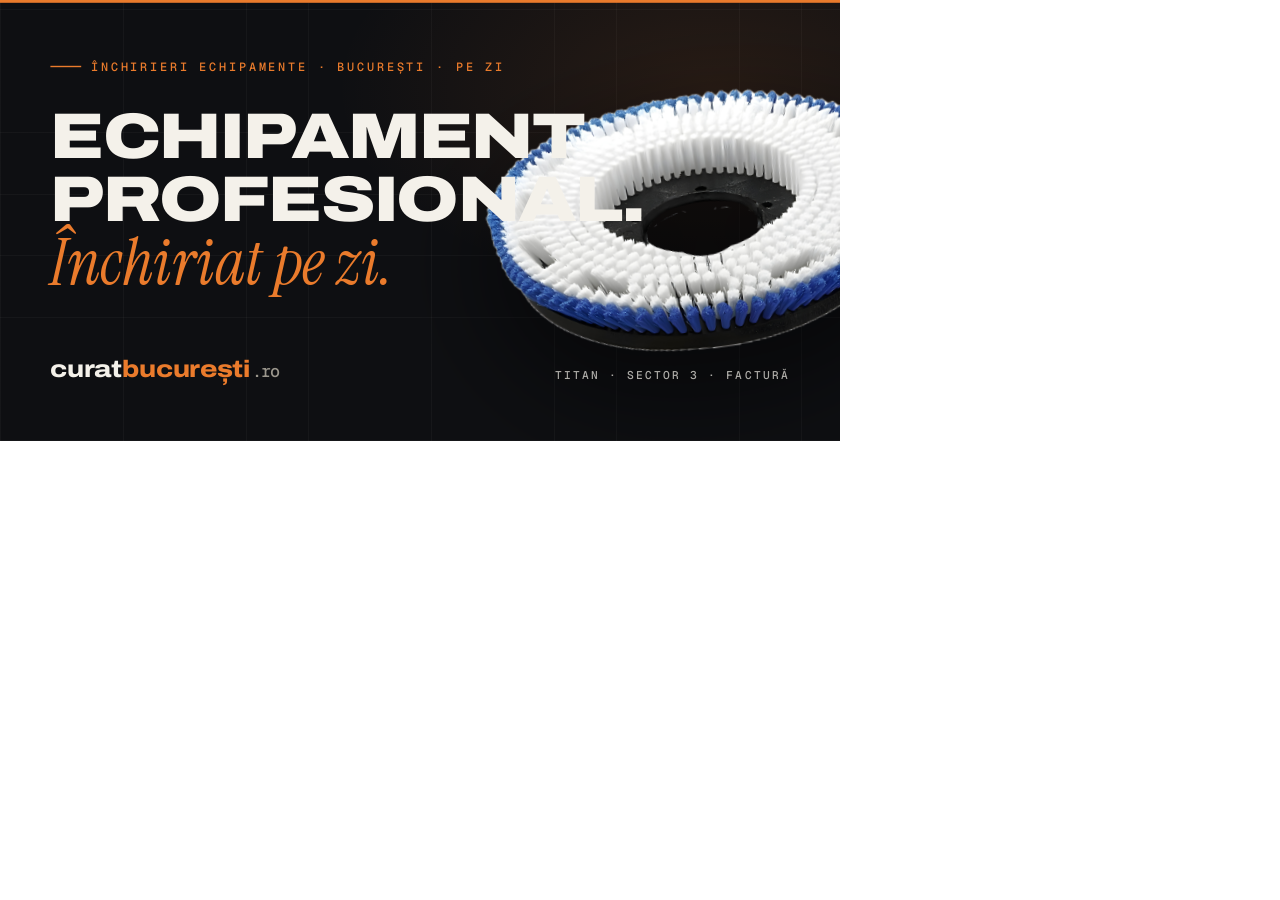
<file: assets/og-source.html>
<!DOCTYPE html>
<html lang="ro">
<head>
<meta charset="utf-8">
<link rel="preconnect" href="https://fonts.googleapis.com">
<link rel="preconnect" href="https://fonts.gstatic.com" crossorigin>
<link rel="stylesheet" href="https://fonts.googleapis.com/css2?family=Archivo:wdth,wght@100..125,500..900&family=Instrument+Serif:ital@1&family=Geist+Mono:wght@400..700&display=swap">
<style>html,body{margin:0;padding:0}</style>
</head>
<body>
<div id="wrap" style="width:840px;height:441px;overflow:hidden"><div style="transform:scale(.7);transform-origin:0 0;position:relative;width:1200px;height:630px;background-color:#0E0F12;overflow:hidden;font-family:'Archivo',sans-serif;background-image:radial-gradient(900px 500px at 85% 20%, rgba(234,123,44,.12), transparent 60%),repeating-linear-gradient(0deg, rgba(244,241,234,.035) 0px, rgba(244,241,234,.035) 1px, transparent 1px, transparent 88px),repeating-linear-gradient(90deg, rgba(244,241,234,.035) 0px, rgba(244,241,234,.035) 1px, transparent 1px, transparent 88px)">
  <img src="perie-3d.png" alt="" style="position:absolute;right:-130px;top:50%;transform:translateY(-50%) rotate(-8deg);width:640px;filter:drop-shadow(0 60px 80px rgba(0,0,0,.6))">
  <div style="position:absolute;left:72px;top:84px;display:flex;align-items:center;gap:14px">
    <span style="display:inline-block;width:44px;height:2px;background:#EA7B2C"></span>
    <span style="font-family:'Geist Mono',monospace;font-size:17px;font-weight:500;letter-spacing:.24em;color:#EA7B2C">ÎNCHIRIERI ECHIPAMENTE · BUCUREȘTI · PE ZI</span>
  </div>
  <div style="position:absolute;left:72px;top:150px;font-stretch:120%;font-weight:870;font-size:92px;line-height:.98;letter-spacing:-.026em;color:#F4F1EA;text-transform:uppercase">Echipament<br>profesional.<br><span style="text-transform:none;font-family:'Instrument Serif',serif;font-style:italic;font-weight:400;font-stretch:100%;letter-spacing:0;color:#EA7B2C">Închiriat pe zi.</span></div>
  <div style="position:absolute;left:72px;bottom:84px;display:flex;align-items:baseline;font-stretch:118%;font-weight:800;font-size:34px;letter-spacing:-.02em;color:#F4F1EA">curat<span style="color:#EA7B2C">bucurești</span><span style="font-family:'Geist Mono',monospace;font-weight:500;font-size:24px;color:#9A968C;margin-left:3px">.ro</span></div>
  <div style="position:absolute;right:72px;bottom:84px;font-family:'Geist Mono',monospace;font-size:16px;font-weight:500;letter-spacing:.18em;color:rgba(244,241,234,.7)">TITAN · SECTOR 3 · FACTURĂ</div>
  <div style="position:absolute;left:0;right:0;top:0;height:4px;background:#EA7B2C"></div>
</div></div>
</body>
</html>
</file>
<file: assets/fonts.css>
/* vietnamese */
@font-face {
  font-family: 'Archivo';
  font-style: normal;
  font-weight: 500 900;
  font-stretch: 100% 125%;
  font-display: swap;
  src: url(fonts/archivo-k3kQo8UDI-1M0wlSfdboLnnA.woff2) format('woff2');
  unicode-range: U+0102-0103, U+0110-0111, U+0128-0129, U+0168-0169, U+01A0-01A1, U+01AF-01B0, U+0300-0301, U+0303-0304, U+0308-0309, U+0323, U+0329, U+1EA0-1EF9, U+20AB;
}
/* latin-ext */
@font-face {
  font-family: 'Archivo';
  font-style: normal;
  font-weight: 500 900;
  font-stretch: 100% 125%;
  font-display: swap;
  src: url(fonts/archivo-k3kQo8UDI-1M0wlSfdfoLnnA.woff2) format('woff2');
  unicode-range: U+0100-02BA, U+02BD-02C5, U+02C7-02CC, U+02CE-02D7, U+02DD-02FF, U+0304, U+0308, U+0329, U+1D00-1DBF, U+1E00-1E9F, U+1EF2-1EFF, U+2020, U+20A0-20AB, U+20AD-20C0, U+2113, U+2C60-2C7F, U+A720-A7FF;
}
/* latin */
@font-face {
  font-family: 'Archivo';
  font-style: normal;
  font-weight: 500 900;
  font-stretch: 100% 125%;
  font-display: swap;
  src: url(fonts/archivo-k3kQo8UDI-1M0wlSfdnoLg.woff2) format('woff2');
  unicode-range: U+0000-00FF, U+0131, U+0152-0153, U+02BB-02BC, U+02C6, U+02DA, U+02DC, U+0304, U+0308, U+0329, U+2000-206F, U+20AC, U+2122, U+2191, U+2193, U+2212, U+2215, U+FEFF, U+FFFD;
}
/* cyrillic-ext */
@font-face {
  font-family: 'Geist Mono';
  font-style: normal;
  font-weight: 400 700;
  font-display: swap;
  src: url(fonts/geistmono-or3nQ6H-1_WfwkMZI_qYFrodmgPn.woff2) format('woff2');
  unicode-range: U+0460-052F, U+1C80-1C8A, U+20B4, U+2DE0-2DFF, U+A640-A69F, U+FE2E-FE2F;
}
/* cyrillic */
@font-face {
  font-family: 'Geist Mono';
  font-style: normal;
  font-weight: 400 700;
  font-display: swap;
  src: url(fonts/geistmono-or3nQ6H-1_WfwkMZI_qYFrMdmgPn.woff2) format('woff2');
  unicode-range: U+0301, U+0400-045F, U+0490-0491, U+04B0-04B1, U+2116;
}
/* symbols2 */
@font-face {
  font-family: 'Geist Mono';
  font-style: normal;
  font-weight: 400 700;
  font-display: swap;
  src: url(fonts/geistmono-or3nQ6H-1_WfwkMZI_qYFg08vz7ehw.woff2) format('woff2');
  unicode-range: U+2000-2001, U+2004-2008, U+200A, U+23B8-23BD, U+2500-259F;
}
/* vietnamese */
@font-face {
  font-family: 'Geist Mono';
  font-style: normal;
  font-weight: 400 700;
  font-display: swap;
  src: url(fonts/geistmono-or3nQ6H-1_WfwkMZI_qYFrgdmgPn.woff2) format('woff2');
  unicode-range: U+0102-0103, U+0110-0111, U+0128-0129, U+0168-0169, U+01A0-01A1, U+01AF-01B0, U+0300-0301, U+0303-0304, U+0308-0309, U+0323, U+0329, U+1EA0-1EF9, U+20AB;
}
/* latin-ext */
@font-face {
  font-family: 'Geist Mono';
  font-style: normal;
  font-weight: 400 700;
  font-display: swap;
  src: url(fonts/geistmono-or3nQ6H-1_WfwkMZI_qYFrkdmgPn.woff2) format('woff2');
  unicode-range: U+0100-02BA, U+02BD-02C5, U+02C7-02CC, U+02CE-02D7, U+02DD-02FF, U+0304, U+0308, U+0329, U+1D00-1DBF, U+1E00-1E9F, U+1EF2-1EFF, U+2020, U+20A0-20AB, U+20AD-20C0, U+2113, U+2C60-2C7F, U+A720-A7FF;
}
/* latin */
@font-face {
  font-family: 'Geist Mono';
  font-style: normal;
  font-weight: 400 700;
  font-display: swap;
  src: url(fonts/geistmono-or3nQ6H-1_WfwkMZI_qYFrcdmg.woff2) format('woff2');
  unicode-range: U+0000-00FF, U+0131, U+0152-0153, U+02BB-02BC, U+02C6, U+02DA, U+02DC, U+0304, U+0308, U+0329, U+2000-206F, U+20AC, U+2122, U+2191, U+2193, U+2212, U+2215, U+FEFF, U+FFFD;
}
/* latin-ext */
@font-face {
  font-family: 'Instrument Serif';
  font-style: italic;
  font-weight: 400;
  font-display: swap;
  src: url(fonts/instrumentserif-jizHRFtNs2ka5fXjeivQ4LroWlx-6zAjgn7MsNo.woff2) format('woff2');
  unicode-range: U+0100-02BA, U+02BD-02C5, U+02C7-02CC, U+02CE-02D7, U+02DD-02FF, U+0304, U+0308, U+0329, U+1D00-1DBF, U+1E00-1E9F, U+1EF2-1EFF, U+2020, U+20A0-20AB, U+20AD-20C0, U+2113, U+2C60-2C7F, U+A720-A7FF;
}
/* latin */
@font-face {
  font-family: 'Instrument Serif';
  font-style: italic;
  font-weight: 400;
  font-display: swap;
  src: url(fonts/instrumentserif-jizHRFtNs2ka5fXjeivQ4LroWlx-6zAjjH7M.woff2) format('woff2');
  unicode-range: U+0000-00FF, U+0131, U+0152-0153, U+02BB-02BC, U+02C6, U+02DA, U+02DC, U+0304, U+0308, U+0329, U+2000-206F, U+20AC, U+2122, U+2191, U+2193, U+2212, U+2215, U+FEFF, U+FFFD;
}
/* latin-ext */
@font-face {
  font-family: 'Instrument Serif';
  font-style: normal;
  font-weight: 400;
  font-display: swap;
  src: url(fonts/instrumentserif-jizBRFtNs2ka5fXjeivQ4LroWlx-6zsTjmbI.woff2) format('woff2');
  unicode-range: U+0100-02BA, U+02BD-02C5, U+02C7-02CC, U+02CE-02D7, U+02DD-02FF, U+0304, U+0308, U+0329, U+1D00-1DBF, U+1E00-1E9F, U+1EF2-1EFF, U+2020, U+20A0-20AB, U+20AD-20C0, U+2113, U+2C60-2C7F, U+A720-A7FF;
}
/* latin */
@font-face {
  font-family: 'Instrument Serif';
  font-style: normal;
  font-weight: 400;
  font-display: swap;
  src: url(fonts/instrumentserif-jizBRFtNs2ka5fXjeivQ4LroWlx-6zUTjg.woff2) format('woff2');
  unicode-range: U+0000-00FF, U+0131, U+0152-0153, U+02BB-02BC, U+02C6, U+02DA, U+02DC, U+0304, U+0308, U+0329, U+2000-206F, U+20AC, U+2122, U+2191, U+2193, U+2212, U+2215, U+FEFF, U+FFFD;
}
/* vietnamese */
@font-face {
  font-family: 'Space Grotesk';
  font-style: normal;
  font-weight: 400 700;
  font-display: swap;
  src: url(fonts/spacegrotesk-V8mDoQDjQSkFtoMM3T6r8E7mPb54C-s0.woff2) format('woff2');
  unicode-range: U+0102-0103, U+0110-0111, U+0128-0129, U+0168-0169, U+01A0-01A1, U+01AF-01B0, U+0300-0301, U+0303-0304, U+0308-0309, U+0323, U+0329, U+1EA0-1EF9, U+20AB;
}
/* latin-ext */
@font-face {
  font-family: 'Space Grotesk';
  font-style: normal;
  font-weight: 400 700;
  font-display: swap;
  src: url(fonts/spacegrotesk-V8mDoQDjQSkFtoMM3T6r8E7mPb94C-s0.woff2) format('woff2');
  unicode-range: U+0100-02BA, U+02BD-02C5, U+02C7-02CC, U+02CE-02D7, U+02DD-02FF, U+0304, U+0308, U+0329, U+1D00-1DBF, U+1E00-1E9F, U+1EF2-1EFF, U+2020, U+20A0-20AB, U+20AD-20C0, U+2113, U+2C60-2C7F, U+A720-A7FF;
}
/* latin */
@font-face {
  font-family: 'Space Grotesk';
  font-style: normal;
  font-weight: 400 700;
  font-display: swap;
  src: url(fonts/spacegrotesk-V8mDoQDjQSkFtoMM3T6r8E7mPbF4Cw.woff2) format('woff2');
  unicode-range: U+0000-00FF, U+0131, U+0152-0153, U+02BB-02BC, U+02C6, U+02DA, U+02DC, U+0304, U+0308, U+0329, U+2000-206F, U+20AC, U+2122, U+2191, U+2193, U+2212, U+2215, U+FEFF, U+FFFD;
}
</file>
